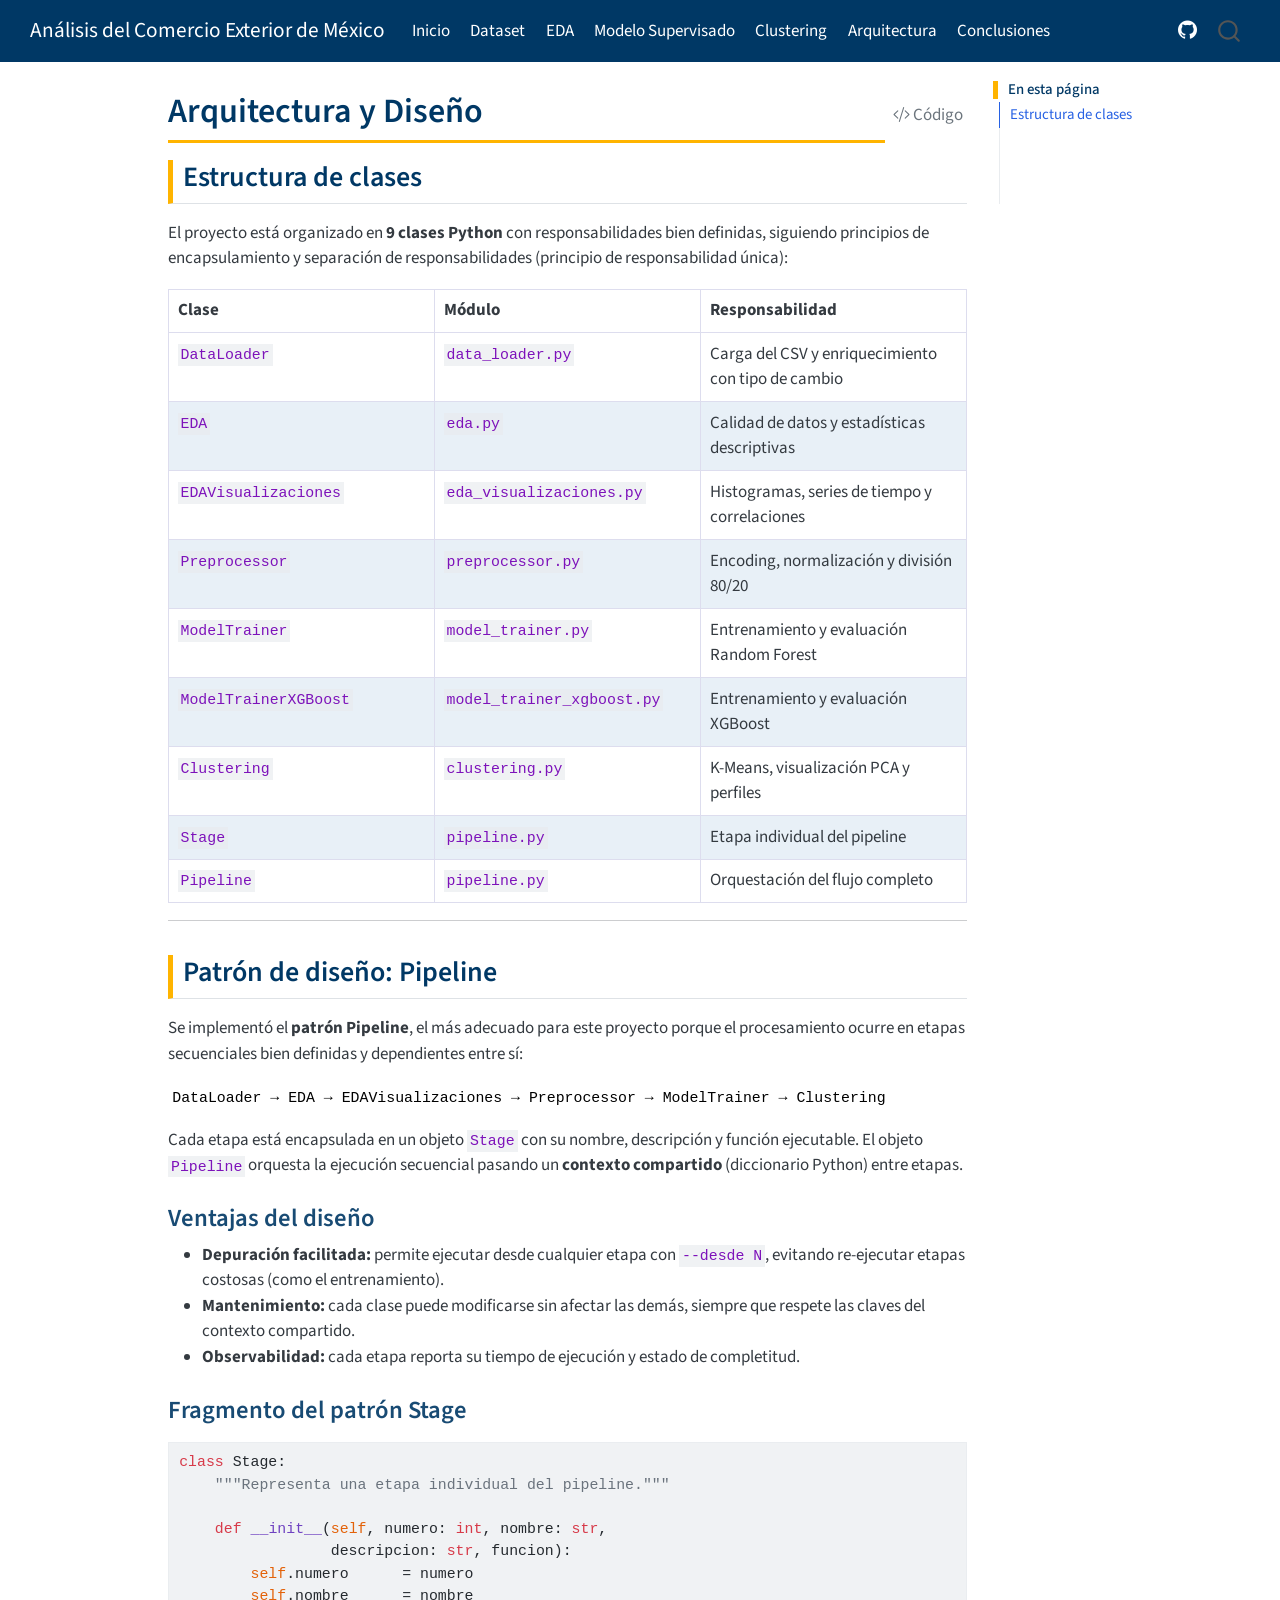
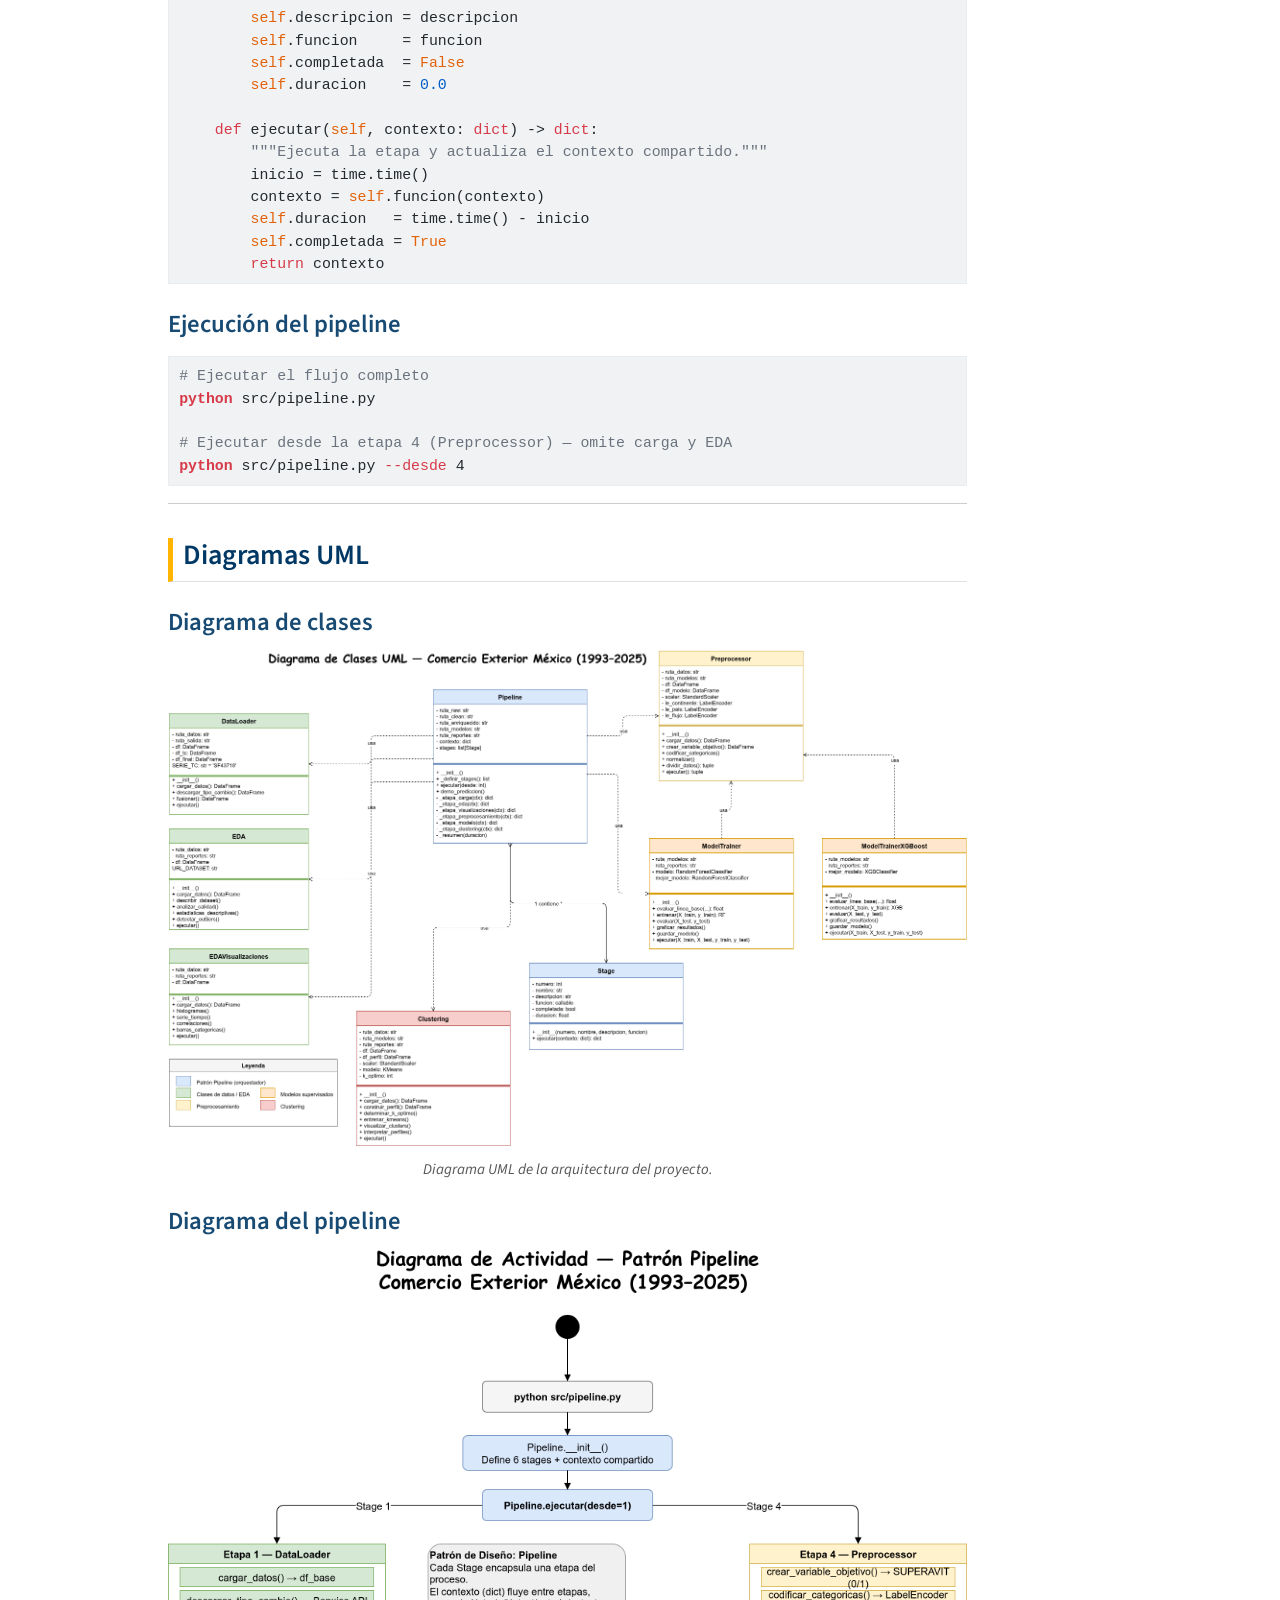
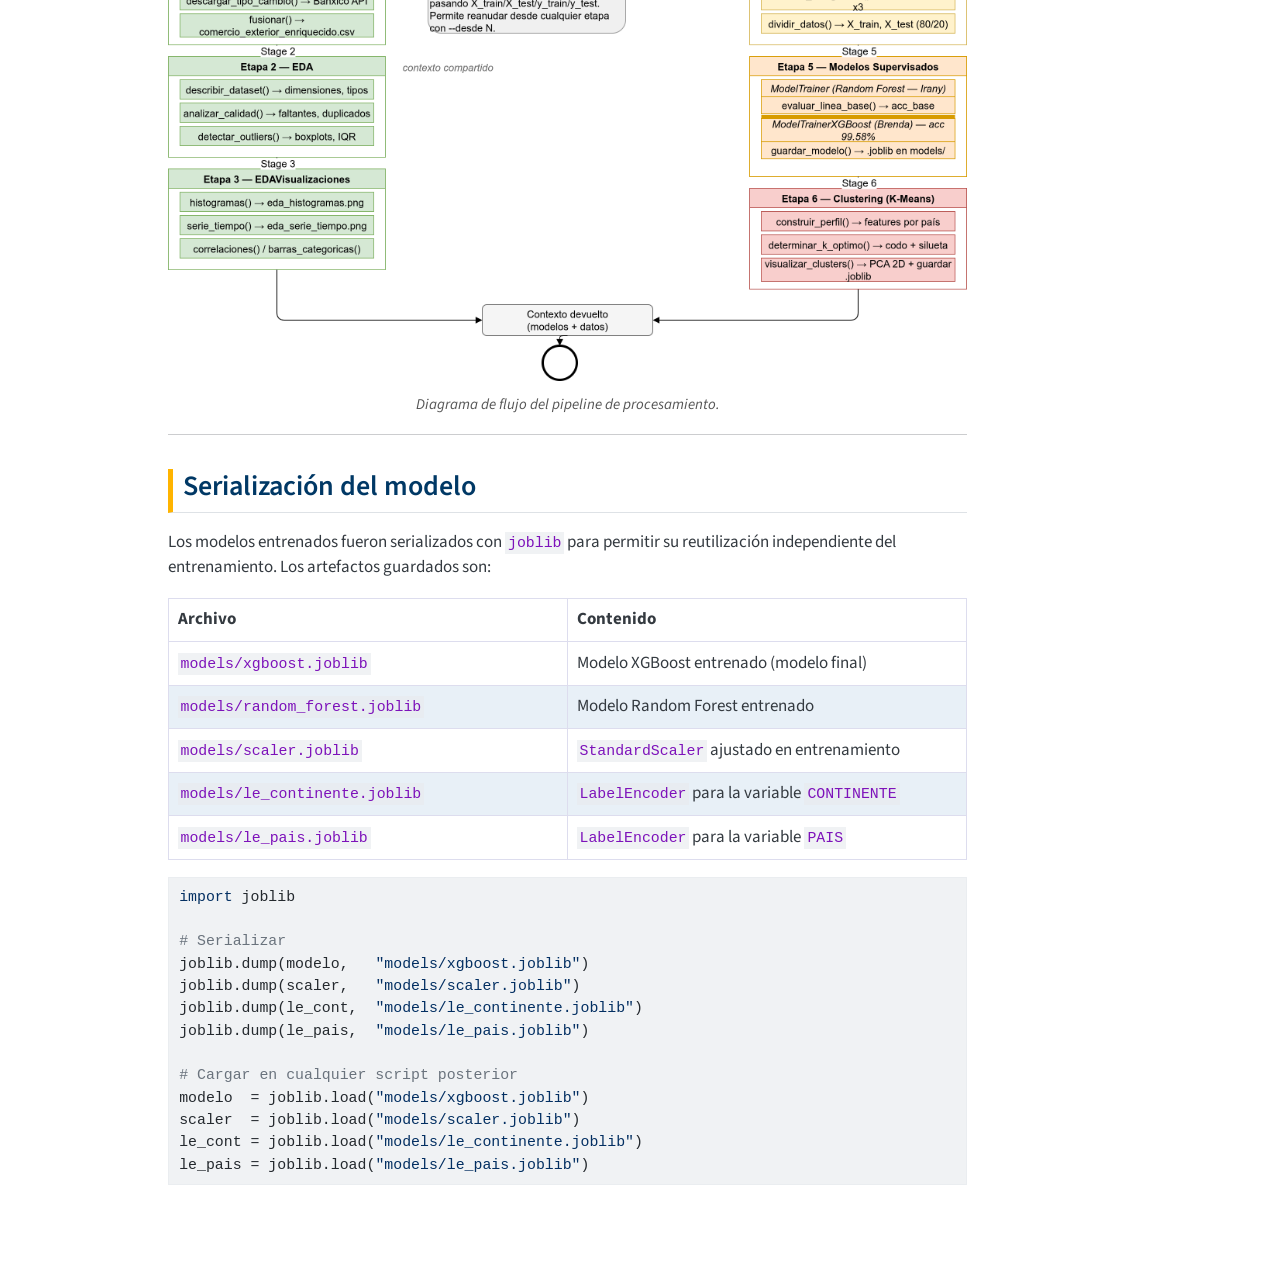
<file: docs/arquitectura.html>
<!DOCTYPE html>
<html xmlns="http://www.w3.org/1999/xhtml" lang="es" xml:lang="es"><head>

<meta charset="utf-8">
<meta name="generator" content="quarto-1.9.36">

<meta name="viewport" content="width=device-width, initial-scale=1.0, user-scalable=yes">


<title>Arquitectura y Diseño – Análisis del Comercio Exterior de México</title>
<style>
/* Default styles provided by pandoc.
** See https://pandoc.org/MANUAL.html#variables-for-html for config info.
*/
code{white-space: pre-wrap;}
span.smallcaps{font-variant: small-caps;}
div.columns{display: flex; gap: min(4vw, 1.5em);}
div.column{flex: auto; overflow-x: auto;}
div.hanging-indent{margin-left: 1.5em; text-indent: -1.5em;}
ul.task-list{list-style: none;}
ul.task-list li input[type="checkbox"] {
  width: 0.8em;
  margin: 0 0.8em 0.2em -1em; /* quarto-specific, see https://github.com/quarto-dev/quarto-cli/issues/4556 */ 
  vertical-align: middle;
}
/* CSS for syntax highlighting */
html { -webkit-text-size-adjust: 100%; }
pre > code.sourceCode { white-space: pre; position: relative; }
pre > code.sourceCode > span { display: inline-block; line-height: 1.25; }
pre > code.sourceCode > span:empty { height: 1.2em; }
.sourceCode { overflow: visible; }
code.sourceCode > span { color: inherit; text-decoration: inherit; }
div.sourceCode { margin: 1em 0; }
pre.sourceCode { margin: 0; }
@media screen {
div.sourceCode { overflow: auto; }
}
@media print {
pre > code.sourceCode { white-space: pre-wrap; }
pre > code.sourceCode > span { text-indent: -5em; padding-left: 5em; }
}
pre.numberSource code
  { counter-reset: source-line 0; }
pre.numberSource code > span
  { position: relative; left: -4em; counter-increment: source-line; }
pre.numberSource code > span > a:first-child::before
  { content: counter(source-line);
    position: relative; left: -1em; text-align: right; vertical-align: baseline;
    border: none; display: inline-block;
    -webkit-touch-callout: none; -webkit-user-select: none;
    -khtml-user-select: none; -moz-user-select: none;
    -ms-user-select: none; user-select: none;
    padding: 0 4px; width: 4em;
  }
pre.numberSource { margin-left: 3em;  padding-left: 4px; }
div.sourceCode
  {   }
@media screen {
pre > code.sourceCode > span > a:first-child::before { text-decoration: underline; }
}
</style>


<script src="site_libs/quarto-nav/quarto-nav.js"></script>
<script src="site_libs/quarto-nav/headroom.min.js"></script>
<script src="site_libs/clipboard/clipboard.min.js"></script>
<script src="site_libs/quarto-search/autocomplete.umd.js"></script>
<script src="site_libs/quarto-search/fuse.min.js"></script>
<script src="site_libs/quarto-search/quarto-search.js"></script>
<meta name="quarto:offset" content="./">
<script src="site_libs/quarto-html/quarto.js" type="module"></script>
<script src="site_libs/quarto-html/tabsets/tabsets.js" type="module"></script>
<script src="site_libs/quarto-html/popper.min.js"></script>
<script src="site_libs/quarto-html/tippy.umd.min.js"></script>
<script src="site_libs/quarto-html/anchor.min.js"></script>
<link href="site_libs/quarto-html/tippy.css" rel="stylesheet">
<link href="site_libs/quarto-html/quarto-syntax-highlighting-a06763021a52c43c40a351ac8b799b8f.css" rel="stylesheet" id="quarto-text-highlighting-styles">
<script src="site_libs/bootstrap/bootstrap.min.js"></script>
<link href="site_libs/bootstrap/bootstrap-icons.css" rel="stylesheet">
<link href="site_libs/bootstrap/bootstrap-5c7f5333527ab496a01c18898676404e.min.css" rel="stylesheet" append-hash="true" id="quarto-bootstrap" data-mode="light">
<script id="quarto-search-options" type="application/json">{
  "location": "navbar",
  "copy-button": false,
  "collapse-after": 3,
  "panel-placement": "end",
  "type": "overlay",
  "limit": 50,
  "keyboard-shortcut": [
    "f",
    "/",
    "s"
  ],
  "show-item-context": false,
  "language": {
    "search-no-results-text": "No se han encontrado resultados",
    "search-matching-documents-text": "documentos encontrados",
    "search-copy-link-title": "Copiar el enlace en la búsqueda",
    "search-hide-matches-text": "Ocultar resultados adicionales",
    "search-more-match-text": "resultado adicional en este documento",
    "search-more-matches-text": "resultados adicionales en este documento",
    "search-clear-button-title": "Borrar",
    "search-text-placeholder": "",
    "search-detached-cancel-button-title": "Cancelar",
    "search-submit-button-title": "Enviar",
    "search-label": "Buscar"
  }
}</script>


<link rel="stylesheet" href="styles.css">
</head>

<body class="nav-fixed quarto-light">

<div id="quarto-search-results"></div>
  <header id="quarto-header" class="headroom fixed-top">
    <nav class="navbar navbar-expand-lg " data-bs-theme="dark">
      <div class="navbar-container container-fluid">
      <div class="navbar-brand-container mx-auto">
    <a class="navbar-brand" href="./index.html">
    <span class="navbar-title">Análisis del Comercio Exterior de México</span>
    </a>
  </div>
            <div id="quarto-search" class="" title="Buscar"></div>
          <button class="navbar-toggler" type="button" data-bs-toggle="collapse" data-bs-target="#navbarCollapse" aria-controls="navbarCollapse" role="menu" aria-expanded="false" aria-label="Navegación de palanca" onclick="if (window.quartoToggleHeadroom) { window.quartoToggleHeadroom(); }">
  <span class="navbar-toggler-icon"></span>
</button>
          <div class="collapse navbar-collapse" id="navbarCollapse">
            <ul class="navbar-nav navbar-nav-scroll me-auto">
  <li class="nav-item">
    <a class="nav-link" href="./index.html"> 
<span class="menu-text">Inicio</span></a>
  </li>  
  <li class="nav-item">
    <a class="nav-link" href="./dataset.html"> 
<span class="menu-text">Dataset</span></a>
  </li>  
  <li class="nav-item">
    <a class="nav-link" href="./eda.html"> 
<span class="menu-text">EDA</span></a>
  </li>  
  <li class="nav-item">
    <a class="nav-link" href="./supervisado.html"> 
<span class="menu-text">Modelo Supervisado</span></a>
  </li>  
  <li class="nav-item">
    <a class="nav-link" href="./clustering.html"> 
<span class="menu-text">Clustering</span></a>
  </li>  
  <li class="nav-item">
    <a class="nav-link active" href="./arquitectura.html" aria-current="page"> 
<span class="menu-text">Arquitectura</span></a>
  </li>  
  <li class="nav-item">
    <a class="nav-link" href="./conclusiones.html"> 
<span class="menu-text">Conclusiones</span></a>
  </li>  
</ul>
            <ul class="navbar-nav navbar-nav-scroll ms-auto">
  <li class="nav-item compact">
    <a class="nav-link" href="https://github.com/rany2023/Proyecto_Final_AyMD"> <i class="bi bi-github" role="img">
</i> 
<span class="menu-text"></span></a>
  </li>  
</ul>
          </div> <!-- /navcollapse -->
            <div class="quarto-navbar-tools">
</div>
      </div> <!-- /container-fluid -->
    </nav>
</header>
<!-- content -->
<div id="quarto-content" class="quarto-container page-columns page-rows-contents page-layout-article page-navbar">
<!-- sidebar -->
<!-- margin-sidebar -->
    <div id="quarto-margin-sidebar" class="sidebar margin-sidebar">
        <nav id="TOC" role="doc-toc" class="toc-active">
    <h2 id="toc-title">En esta página</h2>
   
  <ul>
  <li><a href="#estructura-de-clases" id="toc-estructura-de-clases" class="nav-link active" data-scroll-target="#estructura-de-clases">Estructura de clases</a></li>
  <li><a href="#patrón-de-diseño-pipeline" id="toc-patrón-de-diseño-pipeline" class="nav-link" data-scroll-target="#patrón-de-diseño-pipeline">Patrón de diseño: Pipeline</a>
  <ul class="collapse">
  <li><a href="#ventajas-del-diseño" id="toc-ventajas-del-diseño" class="nav-link" data-scroll-target="#ventajas-del-diseño">Ventajas del diseño</a></li>
  <li><a href="#fragmento-del-patrón-stage" id="toc-fragmento-del-patrón-stage" class="nav-link" data-scroll-target="#fragmento-del-patrón-stage">Fragmento del patrón Stage</a></li>
  <li><a href="#ejecución-del-pipeline" id="toc-ejecución-del-pipeline" class="nav-link" data-scroll-target="#ejecución-del-pipeline">Ejecución del pipeline</a></li>
  </ul></li>
  <li><a href="#diagramas-uml" id="toc-diagramas-uml" class="nav-link" data-scroll-target="#diagramas-uml">Diagramas UML</a>
  <ul class="collapse">
  <li><a href="#diagrama-de-clases" id="toc-diagrama-de-clases" class="nav-link" data-scroll-target="#diagrama-de-clases">Diagrama de clases</a></li>
  <li><a href="#diagrama-del-pipeline" id="toc-diagrama-del-pipeline" class="nav-link" data-scroll-target="#diagrama-del-pipeline">Diagrama del pipeline</a></li>
  </ul></li>
  <li><a href="#serialización-del-modelo" id="toc-serialización-del-modelo" class="nav-link" data-scroll-target="#serialización-del-modelo">Serialización del modelo</a></li>
  </ul>
</nav>
    </div>
<!-- main -->
<main class="content" id="quarto-document-content">

<header id="title-block-header" class="quarto-title-block default">
<div class="quarto-title">
<div class="quarto-title-block"><div><h1 class="title">Arquitectura y Diseño</h1><button type="button" class="btn code-tools-button" id="quarto-code-tools-source"><i class="bi"></i> Código</button></div></div>
</div>



<div class="quarto-title-meta">

    
  
    
  </div>
  


</header>


<section id="estructura-de-clases" class="level2">
<h2 class="anchored" data-anchor-id="estructura-de-clases">Estructura de clases</h2>
<p>El proyecto está organizado en <strong>9 clases Python</strong> con responsabilidades bien definidas, siguiendo principios de encapsulamiento y separación de responsabilidades (principio de responsabilidad única):</p>
<table class="caption-top table">
<colgroup>
<col style="width: 33%">
<col style="width: 33%">
<col style="width: 33%">
</colgroup>
<thead>
<tr class="header">
<th>Clase</th>
<th>Módulo</th>
<th>Responsabilidad</th>
</tr>
</thead>
<tbody>
<tr class="odd">
<td><code>DataLoader</code></td>
<td><code>data_loader.py</code></td>
<td>Carga del CSV y enriquecimiento con tipo de cambio</td>
</tr>
<tr class="even">
<td><code>EDA</code></td>
<td><code>eda.py</code></td>
<td>Calidad de datos y estadísticas descriptivas</td>
</tr>
<tr class="odd">
<td><code>EDAVisualizaciones</code></td>
<td><code>eda_visualizaciones.py</code></td>
<td>Histogramas, series de tiempo y correlaciones</td>
</tr>
<tr class="even">
<td><code>Preprocessor</code></td>
<td><code>preprocessor.py</code></td>
<td>Encoding, normalización y división 80/20</td>
</tr>
<tr class="odd">
<td><code>ModelTrainer</code></td>
<td><code>model_trainer.py</code></td>
<td>Entrenamiento y evaluación Random Forest</td>
</tr>
<tr class="even">
<td><code>ModelTrainerXGBoost</code></td>
<td><code>model_trainer_xgboost.py</code></td>
<td>Entrenamiento y evaluación XGBoost</td>
</tr>
<tr class="odd">
<td><code>Clustering</code></td>
<td><code>clustering.py</code></td>
<td>K-Means, visualización PCA y perfiles</td>
</tr>
<tr class="even">
<td><code>Stage</code></td>
<td><code>pipeline.py</code></td>
<td>Etapa individual del pipeline</td>
</tr>
<tr class="odd">
<td><code>Pipeline</code></td>
<td><code>pipeline.py</code></td>
<td>Orquestación del flujo completo</td>
</tr>
</tbody>
</table>
<hr>
</section>
<section id="patrón-de-diseño-pipeline" class="level2">
<h2 class="anchored" data-anchor-id="patrón-de-diseño-pipeline">Patrón de diseño: Pipeline</h2>
<p>Se implementó el <strong>patrón Pipeline</strong>, el más adecuado para este proyecto porque el procesamiento ocurre en etapas secuenciales bien definidas y dependientes entre sí:</p>
<pre><code>DataLoader → EDA → EDAVisualizaciones → Preprocessor → ModelTrainer → Clustering</code></pre>
<p>Cada etapa está encapsulada en un objeto <code>Stage</code> con su nombre, descripción y función ejecutable. El objeto <code>Pipeline</code> orquesta la ejecución secuencial pasando un <strong>contexto compartido</strong> (diccionario Python) entre etapas.</p>
<section id="ventajas-del-diseño" class="level3">
<h3 class="anchored" data-anchor-id="ventajas-del-diseño">Ventajas del diseño</h3>
<ul>
<li><strong>Depuración facilitada:</strong> permite ejecutar desde cualquier etapa con <code>--desde N</code>, evitando re-ejecutar etapas costosas (como el entrenamiento).</li>
<li><strong>Mantenimiento:</strong> cada clase puede modificarse sin afectar las demás, siempre que respete las claves del contexto compartido.</li>
<li><strong>Observabilidad:</strong> cada etapa reporta su tiempo de ejecución y estado de completitud.</li>
</ul>
</section>
<section id="fragmento-del-patrón-stage" class="level3">
<h3 class="anchored" data-anchor-id="fragmento-del-patrón-stage">Fragmento del patrón Stage</h3>
<div class="code-copy-outer-scaffold"><div class="sourceCode" id="cb2"><pre class="sourceCode python code-with-copy"><code class="sourceCode python"><span id="cb2-1"><a href="#cb2-1" aria-hidden="true" tabindex="-1"></a><span class="kw">class</span> Stage:</span>
<span id="cb2-2"><a href="#cb2-2" aria-hidden="true" tabindex="-1"></a>    <span class="co">"""Representa una etapa individual del pipeline."""</span></span>
<span id="cb2-3"><a href="#cb2-3" aria-hidden="true" tabindex="-1"></a></span>
<span id="cb2-4"><a href="#cb2-4" aria-hidden="true" tabindex="-1"></a>    <span class="kw">def</span> <span class="fu">__init__</span>(<span class="va">self</span>, numero: <span class="bu">int</span>, nombre: <span class="bu">str</span>,</span>
<span id="cb2-5"><a href="#cb2-5" aria-hidden="true" tabindex="-1"></a>                 descripcion: <span class="bu">str</span>, funcion):</span>
<span id="cb2-6"><a href="#cb2-6" aria-hidden="true" tabindex="-1"></a>        <span class="va">self</span>.numero      <span class="op">=</span> numero</span>
<span id="cb2-7"><a href="#cb2-7" aria-hidden="true" tabindex="-1"></a>        <span class="va">self</span>.nombre      <span class="op">=</span> nombre</span>
<span id="cb2-8"><a href="#cb2-8" aria-hidden="true" tabindex="-1"></a>        <span class="va">self</span>.descripcion <span class="op">=</span> descripcion</span>
<span id="cb2-9"><a href="#cb2-9" aria-hidden="true" tabindex="-1"></a>        <span class="va">self</span>.funcion     <span class="op">=</span> funcion</span>
<span id="cb2-10"><a href="#cb2-10" aria-hidden="true" tabindex="-1"></a>        <span class="va">self</span>.completada  <span class="op">=</span> <span class="va">False</span></span>
<span id="cb2-11"><a href="#cb2-11" aria-hidden="true" tabindex="-1"></a>        <span class="va">self</span>.duracion    <span class="op">=</span> <span class="fl">0.0</span></span>
<span id="cb2-12"><a href="#cb2-12" aria-hidden="true" tabindex="-1"></a></span>
<span id="cb2-13"><a href="#cb2-13" aria-hidden="true" tabindex="-1"></a>    <span class="kw">def</span> ejecutar(<span class="va">self</span>, contexto: <span class="bu">dict</span>) <span class="op">-&gt;</span> <span class="bu">dict</span>:</span>
<span id="cb2-14"><a href="#cb2-14" aria-hidden="true" tabindex="-1"></a>        <span class="co">"""Ejecuta la etapa y actualiza el contexto compartido."""</span></span>
<span id="cb2-15"><a href="#cb2-15" aria-hidden="true" tabindex="-1"></a>        inicio <span class="op">=</span> time.time()</span>
<span id="cb2-16"><a href="#cb2-16" aria-hidden="true" tabindex="-1"></a>        contexto <span class="op">=</span> <span class="va">self</span>.funcion(contexto)</span>
<span id="cb2-17"><a href="#cb2-17" aria-hidden="true" tabindex="-1"></a>        <span class="va">self</span>.duracion   <span class="op">=</span> time.time() <span class="op">-</span> inicio</span>
<span id="cb2-18"><a href="#cb2-18" aria-hidden="true" tabindex="-1"></a>        <span class="va">self</span>.completada <span class="op">=</span> <span class="va">True</span></span>
<span id="cb2-19"><a href="#cb2-19" aria-hidden="true" tabindex="-1"></a>        <span class="cf">return</span> contexto</span></code></pre></div><button title="Copiar al portapapeles" class="code-copy-button"><i class="bi"></i></button></div>
</section>
<section id="ejecución-del-pipeline" class="level3">
<h3 class="anchored" data-anchor-id="ejecución-del-pipeline">Ejecución del pipeline</h3>
<div class="code-copy-outer-scaffold"><div class="sourceCode" id="cb3"><pre class="sourceCode bash code-with-copy"><code class="sourceCode bash"><span id="cb3-1"><a href="#cb3-1" aria-hidden="true" tabindex="-1"></a><span class="co"># Ejecutar el flujo completo</span></span>
<span id="cb3-2"><a href="#cb3-2" aria-hidden="true" tabindex="-1"></a><span class="ex">python</span> src/pipeline.py</span>
<span id="cb3-3"><a href="#cb3-3" aria-hidden="true" tabindex="-1"></a></span>
<span id="cb3-4"><a href="#cb3-4" aria-hidden="true" tabindex="-1"></a><span class="co"># Ejecutar desde la etapa 4 (Preprocessor) — omite carga y EDA</span></span>
<span id="cb3-5"><a href="#cb3-5" aria-hidden="true" tabindex="-1"></a><span class="ex">python</span> src/pipeline.py <span class="at">--desde</span> 4</span></code></pre></div><button title="Copiar al portapapeles" class="code-copy-button"><i class="bi"></i></button></div>
<hr>
</section>
</section>
<section id="diagramas-uml" class="level2">
<h2 class="anchored" data-anchor-id="diagramas-uml">Diagramas UML</h2>
<section id="diagrama-de-clases" class="level3">
<h3 class="anchored" data-anchor-id="diagrama-de-clases">Diagrama de clases</h3>
<div class="quarto-figure quarto-figure-center">
<figure class="figure">
<p><img src="diagrams/uml_clases_aymd.png" class="img-fluid figure-img"></p>
<figcaption>Diagrama UML de la arquitectura del proyecto.</figcaption>
</figure>
</div>
</section>
<section id="diagrama-del-pipeline" class="level3">
<h3 class="anchored" data-anchor-id="diagrama-del-pipeline">Diagrama del pipeline</h3>
<div class="quarto-figure quarto-figure-center">
<figure class="figure">
<p><img src="diagrams/uml_pipeline_aymd.png" class="img-fluid figure-img"></p>
<figcaption>Diagrama de flujo del pipeline de procesamiento.</figcaption>
</figure>
</div>
<hr>
</section>
</section>
<section id="serialización-del-modelo" class="level2">
<h2 class="anchored" data-anchor-id="serialización-del-modelo">Serialización del modelo</h2>
<p>Los modelos entrenados fueron serializados con <code>joblib</code> para permitir su reutilización independiente del entrenamiento. Los artefactos guardados son:</p>
<table class="caption-top table">
<colgroup>
<col style="width: 50%">
<col style="width: 50%">
</colgroup>
<thead>
<tr class="header">
<th>Archivo</th>
<th>Contenido</th>
</tr>
</thead>
<tbody>
<tr class="odd">
<td><code>models/xgboost.joblib</code></td>
<td>Modelo XGBoost entrenado (modelo final)</td>
</tr>
<tr class="even">
<td><code>models/random_forest.joblib</code></td>
<td>Modelo Random Forest entrenado</td>
</tr>
<tr class="odd">
<td><code>models/scaler.joblib</code></td>
<td><code>StandardScaler</code> ajustado en entrenamiento</td>
</tr>
<tr class="even">
<td><code>models/le_continente.joblib</code></td>
<td><code>LabelEncoder</code> para la variable <code>CONTINENTE</code></td>
</tr>
<tr class="odd">
<td><code>models/le_pais.joblib</code></td>
<td><code>LabelEncoder</code> para la variable <code>PAIS</code></td>
</tr>
</tbody>
</table>
<div class="code-copy-outer-scaffold"><div class="sourceCode" id="cb4"><pre class="sourceCode python code-with-copy"><code class="sourceCode python"><span id="cb4-1"><a href="#cb4-1" aria-hidden="true" tabindex="-1"></a><span class="im">import</span> joblib</span>
<span id="cb4-2"><a href="#cb4-2" aria-hidden="true" tabindex="-1"></a></span>
<span id="cb4-3"><a href="#cb4-3" aria-hidden="true" tabindex="-1"></a><span class="co"># Serializar</span></span>
<span id="cb4-4"><a href="#cb4-4" aria-hidden="true" tabindex="-1"></a>joblib.dump(modelo,   <span class="st">"models/xgboost.joblib"</span>)</span>
<span id="cb4-5"><a href="#cb4-5" aria-hidden="true" tabindex="-1"></a>joblib.dump(scaler,   <span class="st">"models/scaler.joblib"</span>)</span>
<span id="cb4-6"><a href="#cb4-6" aria-hidden="true" tabindex="-1"></a>joblib.dump(le_cont,  <span class="st">"models/le_continente.joblib"</span>)</span>
<span id="cb4-7"><a href="#cb4-7" aria-hidden="true" tabindex="-1"></a>joblib.dump(le_pais,  <span class="st">"models/le_pais.joblib"</span>)</span>
<span id="cb4-8"><a href="#cb4-8" aria-hidden="true" tabindex="-1"></a></span>
<span id="cb4-9"><a href="#cb4-9" aria-hidden="true" tabindex="-1"></a><span class="co"># Cargar en cualquier script posterior</span></span>
<span id="cb4-10"><a href="#cb4-10" aria-hidden="true" tabindex="-1"></a>modelo  <span class="op">=</span> joblib.load(<span class="st">"models/xgboost.joblib"</span>)</span>
<span id="cb4-11"><a href="#cb4-11" aria-hidden="true" tabindex="-1"></a>scaler  <span class="op">=</span> joblib.load(<span class="st">"models/scaler.joblib"</span>)</span>
<span id="cb4-12"><a href="#cb4-12" aria-hidden="true" tabindex="-1"></a>le_cont <span class="op">=</span> joblib.load(<span class="st">"models/le_continente.joblib"</span>)</span>
<span id="cb4-13"><a href="#cb4-13" aria-hidden="true" tabindex="-1"></a>le_pais <span class="op">=</span> joblib.load(<span class="st">"models/le_pais.joblib"</span>)</span></code></pre></div><button title="Copiar al portapapeles" class="code-copy-button"><i class="bi"></i></button></div>


<!-- -->

</section>

</main> <!-- /main -->
<script id="quarto-html-after-body" type="application/javascript">
  window.document.addEventListener("DOMContentLoaded", function (event) {
    const icon = "";
    const anchorJS = new window.AnchorJS();
    anchorJS.options = {
      placement: 'right',
      icon: icon
    };
    anchorJS.add('.anchored');
    const isCodeAnnotation = (el) => {
      for (const clz of el.classList) {
        if (clz.startsWith('code-annotation-')) {                     
          return true;
        }
      }
      return false;
    }
    const onCopySuccess = function(e) {
      // button target
      const button = e.trigger;
      // don't keep focus
      button.blur();
      // flash "checked"
      button.classList.add('code-copy-button-checked');
      var currentTitle = button.getAttribute("title");
      button.setAttribute("title", "Copiado");
      let tooltip;
      if (window.bootstrap) {
        button.setAttribute("data-bs-toggle", "tooltip");
        button.setAttribute("data-bs-placement", "left");
        button.setAttribute("data-bs-title", "Copiado");
        tooltip = new bootstrap.Tooltip(button, 
          { trigger: "manual", 
            customClass: "code-copy-button-tooltip",
            offset: [0, -8]});
        tooltip.show();    
      }
      setTimeout(function() {
        if (tooltip) {
          tooltip.hide();
          button.removeAttribute("data-bs-title");
          button.removeAttribute("data-bs-toggle");
          button.removeAttribute("data-bs-placement");
        }
        button.setAttribute("title", currentTitle);
        button.classList.remove('code-copy-button-checked');
      }, 1000);
      // clear code selection
      e.clearSelection();
    }
    const getTextToCopy = function(trigger) {
      const outerScaffold = trigger.parentElement.cloneNode(true);
      const codeEl = outerScaffold.querySelector('code');
      for (const childEl of codeEl.children) {
        if (isCodeAnnotation(childEl)) {
          childEl.remove();
        }
      }
      return codeEl.innerText;
    }
    const clipboard = new window.ClipboardJS('.code-copy-button:not([data-in-quarto-modal])', {
      text: getTextToCopy
    });
    clipboard.on('success', onCopySuccess);
    if (window.document.getElementById('quarto-embedded-source-code-modal')) {
      const clipboardModal = new window.ClipboardJS('.code-copy-button[data-in-quarto-modal]', {
        text: getTextToCopy,
        container: window.document.getElementById('quarto-embedded-source-code-modal')
      });
      clipboardModal.on('success', onCopySuccess);
    }
    const viewSource = window.document.getElementById('quarto-view-source') ||
                       window.document.getElementById('quarto-code-tools-source');
    if (viewSource) {
      const sourceUrl = viewSource.getAttribute("data-quarto-source-url");
      viewSource.addEventListener("click", function(e) {
        if (sourceUrl) {
          // rstudio viewer pane
          if (/\bcapabilities=\b/.test(window.location)) {
            window.open(sourceUrl);
          } else {
            window.location.href = sourceUrl;
          }
        } else {
          const modal = new bootstrap.Modal(document.getElementById('quarto-embedded-source-code-modal'));
          modal.show();
        }
        return false;
      });
    }
    function toggleCodeHandler(show) {
      return function(e) {
        const detailsSrc = window.document.querySelectorAll(".cell > details > .sourceCode");
        for (let i=0; i<detailsSrc.length; i++) {
          const details = detailsSrc[i].parentElement;
          if (show) {
            details.open = true;
          } else {
            details.removeAttribute("open");
          }
        }
        const cellCodeDivs = window.document.querySelectorAll(".cell > .sourceCode");
        const fromCls = show ? "hidden" : "unhidden";
        const toCls = show ? "unhidden" : "hidden";
        for (let i=0; i<cellCodeDivs.length; i++) {
          const codeDiv = cellCodeDivs[i];
          if (codeDiv.classList.contains(fromCls)) {
            codeDiv.classList.remove(fromCls);
            codeDiv.classList.add(toCls);
          } 
        }
        return false;
      }
    }
    const hideAllCode = window.document.getElementById("quarto-hide-all-code");
    if (hideAllCode) {
      hideAllCode.addEventListener("click", toggleCodeHandler(false));
    }
    const showAllCode = window.document.getElementById("quarto-show-all-code");
    if (showAllCode) {
      showAllCode.addEventListener("click", toggleCodeHandler(true));
    }
      var localhostRegex = new RegExp(/^(?:http|https):\/\/localhost\:?[0-9]*\//);
      var mailtoRegex = new RegExp(/^mailto:/);
        var filterRegex = new RegExp('/' + window.location.host + '/');
      var isInternal = (href) => {
          return filterRegex.test(href) || localhostRegex.test(href) || mailtoRegex.test(href);
      }
      // Inspect non-navigation links and adorn them if external
     var links = window.document.querySelectorAll('a[href]:not(.nav-link):not(.navbar-brand):not(.toc-action):not(.sidebar-link):not(.sidebar-item-toggle):not(.pagination-link):not(.no-external):not([aria-hidden]):not(.dropdown-item):not(.quarto-navigation-tool):not(.about-link)');
      for (var i=0; i<links.length; i++) {
        const link = links[i];
        if (!isInternal(link.href)) {
          // undo the damage that might have been done by quarto-nav.js in the case of
          // links that we want to consider external
          if (link.dataset.originalHref !== undefined) {
            link.href = link.dataset.originalHref;
          }
        }
      }
    function tippyHover(el, contentFn, onTriggerFn, onUntriggerFn) {
      const config = {
        allowHTML: true,
        maxWidth: 500,
        delay: 100,
        arrow: false,
        appendTo: function(el) {
            return el.parentElement;
        },
        interactive: true,
        interactiveBorder: 10,
        theme: 'quarto',
        placement: 'bottom-start',
      };
      if (contentFn) {
        config.content = contentFn;
      }
      if (onTriggerFn) {
        config.onTrigger = onTriggerFn;
      }
      if (onUntriggerFn) {
        config.onUntrigger = onUntriggerFn;
      }
      window.tippy(el, config); 
    }
    const noterefs = window.document.querySelectorAll('a[role="doc-noteref"]');
    for (var i=0; i<noterefs.length; i++) {
      const ref = noterefs[i];
      tippyHover(ref, function() {
        // use id or data attribute instead here
        let href = ref.getAttribute('data-footnote-href') || ref.getAttribute('href');
        try { href = new URL(href).hash; } catch {}
        const id = href.replace(/^#\/?/, "");
        const note = window.document.getElementById(id);
        if (note) {
          return note.innerHTML;
        } else {
          return "";
        }
      });
    }
    const xrefs = window.document.querySelectorAll('a.quarto-xref');
    const processXRef = (id, note) => {
      // Strip column container classes
      const stripColumnClz = (el) => {
        el.classList.remove("page-full", "page-columns");
        if (el.children) {
          for (const child of el.children) {
            stripColumnClz(child);
          }
        }
      }
      stripColumnClz(note)
      if (id === null || id.startsWith('sec-')) {
        // Special case sections, only their first couple elements
        const container = document.createElement("div");
        if (note.children && note.children.length > 2) {
          container.appendChild(note.children[0].cloneNode(true));
          for (let i = 1; i < note.children.length; i++) {
            const child = note.children[i];
            if (child.tagName === "P" && child.innerText === "") {
              continue;
            } else {
              container.appendChild(child.cloneNode(true));
              break;
            }
          }
          if (window.Quarto?.typesetMath) {
            window.Quarto.typesetMath(container);
          }
          return container.innerHTML
        } else {
          if (window.Quarto?.typesetMath) {
            window.Quarto.typesetMath(note);
          }
          return note.innerHTML;
        }
      } else {
        // Remove any anchor links if they are present
        const anchorLink = note.querySelector('a.anchorjs-link');
        if (anchorLink) {
          anchorLink.remove();
        }
        if (window.Quarto?.typesetMath) {
          window.Quarto.typesetMath(note);
        }
        if (note.classList.contains("callout")) {
          return note.outerHTML;
        } else {
          return note.innerHTML;
        }
      }
    }
    for (var i=0; i<xrefs.length; i++) {
      const xref = xrefs[i];
      tippyHover(xref, undefined, function(instance) {
        instance.disable();
        let url = xref.getAttribute('href');
        let hash = undefined; 
        if (url.startsWith('#')) {
          hash = url;
        } else {
          try { hash = new URL(url).hash; } catch {}
        }
        if (hash) {
          const id = hash.replace(/^#\/?/, "");
          const note = window.document.getElementById(id);
          if (note !== null) {
            try {
              const html = processXRef(id, note.cloneNode(true));
              instance.setContent(html);
            } finally {
              instance.enable();
              instance.show();
            }
          } else {
            // See if we can fetch this
            fetch(url.split('#')[0])
            .then(res => res.text())
            .then(html => {
              const parser = new DOMParser();
              const htmlDoc = parser.parseFromString(html, "text/html");
              const note = htmlDoc.getElementById(id);
              if (note !== null) {
                const html = processXRef(id, note);
                instance.setContent(html);
              } 
            }).finally(() => {
              instance.enable();
              instance.show();
            });
          }
        } else {
          // See if we can fetch a full url (with no hash to target)
          // This is a special case and we should probably do some content thinning / targeting
          fetch(url)
          .then(res => res.text())
          .then(html => {
            const parser = new DOMParser();
            const htmlDoc = parser.parseFromString(html, "text/html");
            const note = htmlDoc.querySelector('main.content');
            if (note !== null) {
              // This should only happen for chapter cross references
              // (since there is no id in the URL)
              // remove the first header
              if (note.children.length > 0 && note.children[0].tagName === "HEADER") {
                note.children[0].remove();
              }
              const html = processXRef(null, note);
              instance.setContent(html);
            } 
          }).finally(() => {
            instance.enable();
            instance.show();
          });
        }
      }, function(instance) {
      });
    }
        let selectedAnnoteEl;
        const selectorForAnnotation = ( cell, annotation) => {
          let cellAttr = 'data-code-cell="' + cell + '"';
          let lineAttr = 'data-code-annotation="' +  annotation + '"';
          const selector = 'span[' + cellAttr + '][' + lineAttr + ']';
          return selector;
        }
        const selectCodeLines = (annoteEl) => {
          const doc = window.document;
          const targetCell = annoteEl.getAttribute("data-target-cell");
          const targetAnnotation = annoteEl.getAttribute("data-target-annotation");
          const annoteSpan = window.document.querySelector(selectorForAnnotation(targetCell, targetAnnotation));
          const lines = annoteSpan.getAttribute("data-code-lines").split(",");
          const lineIds = lines.map((line) => {
            return targetCell + "-" + line;
          })
          let top = null;
          let height = null;
          let parent = null;
          if (lineIds.length > 0) {
              //compute the position of the single el (top and bottom and make a div)
              const el = window.document.getElementById(lineIds[0]);
              top = el.offsetTop;
              height = el.offsetHeight;
              parent = el.parentElement.parentElement;
            if (lineIds.length > 1) {
              const lastEl = window.document.getElementById(lineIds[lineIds.length - 1]);
              const bottom = lastEl.offsetTop + lastEl.offsetHeight;
              height = bottom - top;
            }
            if (top !== null && height !== null && parent !== null) {
              // cook up a div (if necessary) and position it 
              let div = window.document.getElementById("code-annotation-line-highlight");
              if (div === null) {
                div = window.document.createElement("div");
                div.setAttribute("id", "code-annotation-line-highlight");
                div.style.position = 'absolute';
                parent.appendChild(div);
              }
              div.style.top = top - 2 + "px";
              div.style.height = height + 4 + "px";
              div.style.left = 0;
              let gutterDiv = window.document.getElementById("code-annotation-line-highlight-gutter");
              if (gutterDiv === null) {
                gutterDiv = window.document.createElement("div");
                gutterDiv.setAttribute("id", "code-annotation-line-highlight-gutter");
                gutterDiv.style.position = 'absolute';
                const codeCell = window.document.getElementById(targetCell);
                const gutter = codeCell.querySelector('.code-annotation-gutter');
                gutter.appendChild(gutterDiv);
              }
              gutterDiv.style.top = top - 2 + "px";
              gutterDiv.style.height = height + 4 + "px";
            }
            selectedAnnoteEl = annoteEl;
          }
        };
        const unselectCodeLines = () => {
          const elementsIds = ["code-annotation-line-highlight", "code-annotation-line-highlight-gutter"];
          elementsIds.forEach((elId) => {
            const div = window.document.getElementById(elId);
            if (div) {
              div.remove();
            }
          });
          selectedAnnoteEl = undefined;
        };
          // Handle positioning of the toggle
      window.addEventListener(
        "resize",
        throttle(() => {
          elRect = undefined;
          if (selectedAnnoteEl) {
            selectCodeLines(selectedAnnoteEl);
          }
        }, 10)
      );
      function throttle(fn, ms) {
      let throttle = false;
      let timer;
        return (...args) => {
          if(!throttle) { // first call gets through
              fn.apply(this, args);
              throttle = true;
          } else { // all the others get throttled
              if(timer) clearTimeout(timer); // cancel #2
              timer = setTimeout(() => {
                fn.apply(this, args);
                timer = throttle = false;
              }, ms);
          }
        };
      }
        // Attach click handler to the DT
        const annoteDls = window.document.querySelectorAll('dt[data-target-cell]');
        for (const annoteDlNode of annoteDls) {
          annoteDlNode.addEventListener('click', (event) => {
            const clickedEl = event.target;
            if (clickedEl !== selectedAnnoteEl) {
              unselectCodeLines();
              const activeEl = window.document.querySelector('dt[data-target-cell].code-annotation-active');
              if (activeEl) {
                activeEl.classList.remove('code-annotation-active');
              }
              selectCodeLines(clickedEl);
              clickedEl.classList.add('code-annotation-active');
            } else {
              // Unselect the line
              unselectCodeLines();
              clickedEl.classList.remove('code-annotation-active');
            }
          });
        }
    const findCites = (el) => {
      const parentEl = el.parentElement;
      if (parentEl) {
        const cites = parentEl.dataset.cites;
        if (cites) {
          return {
            el,
            cites: cites.split(' ')
          };
        } else {
          return findCites(el.parentElement)
        }
      } else {
        return undefined;
      }
    };
    var bibliorefs = window.document.querySelectorAll('a[role="doc-biblioref"]');
    for (var i=0; i<bibliorefs.length; i++) {
      const ref = bibliorefs[i];
      const citeInfo = findCites(ref);
      if (citeInfo) {
        tippyHover(citeInfo.el, function() {
          var popup = window.document.createElement('div');
          citeInfo.cites.forEach(function(cite) {
            var citeDiv = window.document.createElement('div');
            citeDiv.classList.add('hanging-indent');
            citeDiv.classList.add('csl-entry');
            var biblioDiv = window.document.getElementById('ref-' + cite);
            if (biblioDiv) {
              citeDiv.innerHTML = biblioDiv.innerHTML;
            }
            popup.appendChild(citeDiv);
          });
          return popup.innerHTML;
        });
      }
    }
  });
  </script><div class="modal fade" id="quarto-embedded-source-code-modal" tabindex="-1" aria-labelledby="quarto-embedded-source-code-modal-label" aria-hidden="true"><div class="modal-dialog modal-dialog-scrollable"><div class="modal-content"><div class="modal-header"><h5 class="modal-title" id="quarto-embedded-source-code-modal-label">Ejecutar el código</h5><button class="btn-close" data-bs-dismiss="modal"></button></div><div class="modal-body"><div class="">
<div class="code-copy-outer-scaffold"><div class="sourceCode" id="cb5" data-shortcodes="false"><pre class="sourceCode markdown code-with-copy"><code class="sourceCode markdown"><span id="cb5-1"><a href="#cb5-1" aria-hidden="true" tabindex="-1"></a><span class="co">---</span></span>
<span id="cb5-2"><a href="#cb5-2" aria-hidden="true" tabindex="-1"></a><span class="an">title:</span><span class="co"> "Arquitectura y Diseño"</span></span>
<span id="cb5-3"><a href="#cb5-3" aria-hidden="true" tabindex="-1"></a><span class="co">---</span></span>
<span id="cb5-4"><a href="#cb5-4" aria-hidden="true" tabindex="-1"></a></span>
<span id="cb5-5"><a href="#cb5-5" aria-hidden="true" tabindex="-1"></a><span class="fu">## Estructura de clases</span></span>
<span id="cb5-6"><a href="#cb5-6" aria-hidden="true" tabindex="-1"></a></span>
<span id="cb5-7"><a href="#cb5-7" aria-hidden="true" tabindex="-1"></a>El proyecto está organizado en **9 clases Python** con responsabilidades bien</span>
<span id="cb5-8"><a href="#cb5-8" aria-hidden="true" tabindex="-1"></a>definidas, siguiendo principios de encapsulamiento y separación de responsabilidades</span>
<span id="cb5-9"><a href="#cb5-9" aria-hidden="true" tabindex="-1"></a>(principio de responsabilidad única):</span>
<span id="cb5-10"><a href="#cb5-10" aria-hidden="true" tabindex="-1"></a></span>
<span id="cb5-11"><a href="#cb5-11" aria-hidden="true" tabindex="-1"></a><span class="pp">|</span> Clase <span class="pp">|</span> Módulo <span class="pp">|</span> Responsabilidad <span class="pp">|</span></span>
<span id="cb5-12"><a href="#cb5-12" aria-hidden="true" tabindex="-1"></a><span class="pp">|---|---|---|</span></span>
<span id="cb5-13"><a href="#cb5-13" aria-hidden="true" tabindex="-1"></a><span class="pp">|</span> <span class="in">`DataLoader`</span> <span class="pp">|</span> <span class="in">`data_loader.py`</span> <span class="pp">|</span> Carga del CSV y enriquecimiento con tipo de cambio <span class="pp">|</span></span>
<span id="cb5-14"><a href="#cb5-14" aria-hidden="true" tabindex="-1"></a><span class="pp">|</span> <span class="in">`EDA`</span> <span class="pp">|</span> <span class="in">`eda.py`</span> <span class="pp">|</span> Calidad de datos y estadísticas descriptivas <span class="pp">|</span></span>
<span id="cb5-15"><a href="#cb5-15" aria-hidden="true" tabindex="-1"></a><span class="pp">|</span> <span class="in">`EDAVisualizaciones`</span> <span class="pp">|</span> <span class="in">`eda_visualizaciones.py`</span> <span class="pp">|</span> Histogramas, series de tiempo y correlaciones <span class="pp">|</span></span>
<span id="cb5-16"><a href="#cb5-16" aria-hidden="true" tabindex="-1"></a><span class="pp">|</span> <span class="in">`Preprocessor`</span> <span class="pp">|</span> <span class="in">`preprocessor.py`</span> <span class="pp">|</span> Encoding, normalización y división 80/20 <span class="pp">|</span></span>
<span id="cb5-17"><a href="#cb5-17" aria-hidden="true" tabindex="-1"></a><span class="pp">|</span> <span class="in">`ModelTrainer`</span> <span class="pp">|</span> <span class="in">`model_trainer.py`</span> <span class="pp">|</span> Entrenamiento y evaluación Random Forest <span class="pp">|</span></span>
<span id="cb5-18"><a href="#cb5-18" aria-hidden="true" tabindex="-1"></a><span class="pp">|</span> <span class="in">`ModelTrainerXGBoost`</span> <span class="pp">|</span> <span class="in">`model_trainer_xgboost.py`</span> <span class="pp">|</span> Entrenamiento y evaluación XGBoost <span class="pp">|</span></span>
<span id="cb5-19"><a href="#cb5-19" aria-hidden="true" tabindex="-1"></a><span class="pp">|</span> <span class="in">`Clustering`</span> <span class="pp">|</span> <span class="in">`clustering.py`</span> <span class="pp">|</span> K-Means, visualización PCA y perfiles <span class="pp">|</span></span>
<span id="cb5-20"><a href="#cb5-20" aria-hidden="true" tabindex="-1"></a><span class="pp">|</span> <span class="in">`Stage`</span> <span class="pp">|</span> <span class="in">`pipeline.py`</span> <span class="pp">|</span> Etapa individual del pipeline <span class="pp">|</span></span>
<span id="cb5-21"><a href="#cb5-21" aria-hidden="true" tabindex="-1"></a><span class="pp">|</span> <span class="in">`Pipeline`</span> <span class="pp">|</span> <span class="in">`pipeline.py`</span> <span class="pp">|</span> Orquestación del flujo completo <span class="pp">|</span></span>
<span id="cb5-22"><a href="#cb5-22" aria-hidden="true" tabindex="-1"></a></span>
<span id="cb5-23"><a href="#cb5-23" aria-hidden="true" tabindex="-1"></a>---</span>
<span id="cb5-24"><a href="#cb5-24" aria-hidden="true" tabindex="-1"></a></span>
<span id="cb5-25"><a href="#cb5-25" aria-hidden="true" tabindex="-1"></a><span class="fu">## Patrón de diseño: Pipeline</span></span>
<span id="cb5-26"><a href="#cb5-26" aria-hidden="true" tabindex="-1"></a></span>
<span id="cb5-27"><a href="#cb5-27" aria-hidden="true" tabindex="-1"></a>Se implementó el **patrón Pipeline**, el más adecuado para este proyecto</span>
<span id="cb5-28"><a href="#cb5-28" aria-hidden="true" tabindex="-1"></a>porque el procesamiento ocurre en etapas secuenciales bien definidas y</span>
<span id="cb5-29"><a href="#cb5-29" aria-hidden="true" tabindex="-1"></a>dependientes entre sí:</span>
<span id="cb5-30"><a href="#cb5-30" aria-hidden="true" tabindex="-1"></a></span>
<span id="cb5-31"><a href="#cb5-31" aria-hidden="true" tabindex="-1"></a><span class="in">```</span></span>
<span id="cb5-32"><a href="#cb5-32" aria-hidden="true" tabindex="-1"></a><span class="in">DataLoader → EDA → EDAVisualizaciones → Preprocessor → ModelTrainer → Clustering</span></span>
<span id="cb5-33"><a href="#cb5-33" aria-hidden="true" tabindex="-1"></a><span class="in">```</span></span>
<span id="cb5-34"><a href="#cb5-34" aria-hidden="true" tabindex="-1"></a></span>
<span id="cb5-35"><a href="#cb5-35" aria-hidden="true" tabindex="-1"></a>Cada etapa está encapsulada en un objeto <span class="in">`Stage`</span> con su nombre, descripción</span>
<span id="cb5-36"><a href="#cb5-36" aria-hidden="true" tabindex="-1"></a>y función ejecutable. El objeto <span class="in">`Pipeline`</span> orquesta la ejecución secuencial</span>
<span id="cb5-37"><a href="#cb5-37" aria-hidden="true" tabindex="-1"></a>pasando un **contexto compartido** (diccionario Python) entre etapas.</span>
<span id="cb5-38"><a href="#cb5-38" aria-hidden="true" tabindex="-1"></a></span>
<span id="cb5-39"><a href="#cb5-39" aria-hidden="true" tabindex="-1"></a><span class="fu">### Ventajas del diseño</span></span>
<span id="cb5-40"><a href="#cb5-40" aria-hidden="true" tabindex="-1"></a></span>
<span id="cb5-41"><a href="#cb5-41" aria-hidden="true" tabindex="-1"></a><span class="ss">- </span>**Depuración facilitada:** permite ejecutar desde cualquier etapa con <span class="in">`--desde N`</span>, evitando re-ejecutar etapas costosas (como el entrenamiento).</span>
<span id="cb5-42"><a href="#cb5-42" aria-hidden="true" tabindex="-1"></a><span class="ss">- </span>**Mantenimiento:** cada clase puede modificarse sin afectar las demás, siempre que respete las claves del contexto compartido.</span>
<span id="cb5-43"><a href="#cb5-43" aria-hidden="true" tabindex="-1"></a><span class="ss">- </span>**Observabilidad:** cada etapa reporta su tiempo de ejecución y estado de completitud.</span>
<span id="cb5-44"><a href="#cb5-44" aria-hidden="true" tabindex="-1"></a></span>
<span id="cb5-45"><a href="#cb5-45" aria-hidden="true" tabindex="-1"></a><span class="fu">### Fragmento del patrón Stage</span></span>
<span id="cb5-46"><a href="#cb5-46" aria-hidden="true" tabindex="-1"></a></span>
<span id="cb5-47"><a href="#cb5-47" aria-hidden="true" tabindex="-1"></a><span class="in">```python</span></span>
<span id="cb5-48"><a href="#cb5-48" aria-hidden="true" tabindex="-1"></a><span class="kw">class</span> Stage:</span>
<span id="cb5-49"><a href="#cb5-49" aria-hidden="true" tabindex="-1"></a>    <span class="co">"""Representa una etapa individual del pipeline."""</span></span>
<span id="cb5-50"><a href="#cb5-50" aria-hidden="true" tabindex="-1"></a></span>
<span id="cb5-51"><a href="#cb5-51" aria-hidden="true" tabindex="-1"></a>    <span class="kw">def</span> <span class="fu">__init__</span>(<span class="va">self</span>, numero: <span class="bu">int</span>, nombre: <span class="bu">str</span>,</span>
<span id="cb5-52"><a href="#cb5-52" aria-hidden="true" tabindex="-1"></a>                 descripcion: <span class="bu">str</span>, funcion):</span>
<span id="cb5-53"><a href="#cb5-53" aria-hidden="true" tabindex="-1"></a>        <span class="va">self</span>.numero      <span class="op">=</span> numero</span>
<span id="cb5-54"><a href="#cb5-54" aria-hidden="true" tabindex="-1"></a>        <span class="va">self</span>.nombre      <span class="op">=</span> nombre</span>
<span id="cb5-55"><a href="#cb5-55" aria-hidden="true" tabindex="-1"></a>        <span class="va">self</span>.descripcion <span class="op">=</span> descripcion</span>
<span id="cb5-56"><a href="#cb5-56" aria-hidden="true" tabindex="-1"></a>        <span class="va">self</span>.funcion     <span class="op">=</span> funcion</span>
<span id="cb5-57"><a href="#cb5-57" aria-hidden="true" tabindex="-1"></a>        <span class="va">self</span>.completada  <span class="op">=</span> <span class="va">False</span></span>
<span id="cb5-58"><a href="#cb5-58" aria-hidden="true" tabindex="-1"></a>        <span class="va">self</span>.duracion    <span class="op">=</span> <span class="fl">0.0</span></span>
<span id="cb5-59"><a href="#cb5-59" aria-hidden="true" tabindex="-1"></a></span>
<span id="cb5-60"><a href="#cb5-60" aria-hidden="true" tabindex="-1"></a>    <span class="kw">def</span> ejecutar(<span class="va">self</span>, contexto: <span class="bu">dict</span>) <span class="op">-&gt;</span> <span class="bu">dict</span>:</span>
<span id="cb5-61"><a href="#cb5-61" aria-hidden="true" tabindex="-1"></a>        <span class="co">"""Ejecuta la etapa y actualiza el contexto compartido."""</span></span>
<span id="cb5-62"><a href="#cb5-62" aria-hidden="true" tabindex="-1"></a>        inicio <span class="op">=</span> time.time()</span>
<span id="cb5-63"><a href="#cb5-63" aria-hidden="true" tabindex="-1"></a>        contexto <span class="op">=</span> <span class="va">self</span>.funcion(contexto)</span>
<span id="cb5-64"><a href="#cb5-64" aria-hidden="true" tabindex="-1"></a>        <span class="va">self</span>.duracion   <span class="op">=</span> time.time() <span class="op">-</span> inicio</span>
<span id="cb5-65"><a href="#cb5-65" aria-hidden="true" tabindex="-1"></a>        <span class="va">self</span>.completada <span class="op">=</span> <span class="va">True</span></span>
<span id="cb5-66"><a href="#cb5-66" aria-hidden="true" tabindex="-1"></a>        <span class="cf">return</span> contexto</span>
<span id="cb5-67"><a href="#cb5-67" aria-hidden="true" tabindex="-1"></a><span class="in">```</span></span>
<span id="cb5-68"><a href="#cb5-68" aria-hidden="true" tabindex="-1"></a></span>
<span id="cb5-69"><a href="#cb5-69" aria-hidden="true" tabindex="-1"></a><span class="fu">### Ejecución del pipeline</span></span>
<span id="cb5-70"><a href="#cb5-70" aria-hidden="true" tabindex="-1"></a></span>
<span id="cb5-71"><a href="#cb5-71" aria-hidden="true" tabindex="-1"></a><span class="in">```bash</span></span>
<span id="cb5-72"><a href="#cb5-72" aria-hidden="true" tabindex="-1"></a><span class="co"># Ejecutar el flujo completo</span></span>
<span id="cb5-73"><a href="#cb5-73" aria-hidden="true" tabindex="-1"></a><span class="ex">python</span> src/pipeline.py</span>
<span id="cb5-74"><a href="#cb5-74" aria-hidden="true" tabindex="-1"></a></span>
<span id="cb5-75"><a href="#cb5-75" aria-hidden="true" tabindex="-1"></a><span class="co"># Ejecutar desde la etapa 4 (Preprocessor) — omite carga y EDA</span></span>
<span id="cb5-76"><a href="#cb5-76" aria-hidden="true" tabindex="-1"></a><span class="ex">python</span> src/pipeline.py <span class="at">--desde</span> 4</span>
<span id="cb5-77"><a href="#cb5-77" aria-hidden="true" tabindex="-1"></a><span class="in">```</span></span>
<span id="cb5-78"><a href="#cb5-78" aria-hidden="true" tabindex="-1"></a></span>
<span id="cb5-79"><a href="#cb5-79" aria-hidden="true" tabindex="-1"></a>---</span>
<span id="cb5-80"><a href="#cb5-80" aria-hidden="true" tabindex="-1"></a></span>
<span id="cb5-81"><a href="#cb5-81" aria-hidden="true" tabindex="-1"></a><span class="fu">## Diagramas UML</span></span>
<span id="cb5-82"><a href="#cb5-82" aria-hidden="true" tabindex="-1"></a></span>
<span id="cb5-83"><a href="#cb5-83" aria-hidden="true" tabindex="-1"></a><span class="fu">### Diagrama de clases</span></span>
<span id="cb5-84"><a href="#cb5-84" aria-hidden="true" tabindex="-1"></a></span>
<span id="cb5-85"><a href="#cb5-85" aria-hidden="true" tabindex="-1"></a><span class="al">![Diagrama UML de la arquitectura del proyecto.](diagrams/uml_clases_aymd.png)</span></span>
<span id="cb5-86"><a href="#cb5-86" aria-hidden="true" tabindex="-1"></a></span>
<span id="cb5-87"><a href="#cb5-87" aria-hidden="true" tabindex="-1"></a><span class="fu">### Diagrama del pipeline</span></span>
<span id="cb5-88"><a href="#cb5-88" aria-hidden="true" tabindex="-1"></a></span>
<span id="cb5-89"><a href="#cb5-89" aria-hidden="true" tabindex="-1"></a><span class="al">![Diagrama de flujo del pipeline de procesamiento.](diagrams/uml_pipeline_aymd.png)</span></span>
<span id="cb5-90"><a href="#cb5-90" aria-hidden="true" tabindex="-1"></a></span>
<span id="cb5-91"><a href="#cb5-91" aria-hidden="true" tabindex="-1"></a>---</span>
<span id="cb5-92"><a href="#cb5-92" aria-hidden="true" tabindex="-1"></a></span>
<span id="cb5-93"><a href="#cb5-93" aria-hidden="true" tabindex="-1"></a><span class="fu">## Serialización del modelo</span></span>
<span id="cb5-94"><a href="#cb5-94" aria-hidden="true" tabindex="-1"></a></span>
<span id="cb5-95"><a href="#cb5-95" aria-hidden="true" tabindex="-1"></a>Los modelos entrenados fueron serializados con <span class="in">`joblib`</span> para permitir su reutilización</span>
<span id="cb5-96"><a href="#cb5-96" aria-hidden="true" tabindex="-1"></a>independiente del entrenamiento. Los artefactos guardados son:</span>
<span id="cb5-97"><a href="#cb5-97" aria-hidden="true" tabindex="-1"></a></span>
<span id="cb5-98"><a href="#cb5-98" aria-hidden="true" tabindex="-1"></a><span class="pp">|</span> Archivo <span class="pp">|</span> Contenido <span class="pp">|</span></span>
<span id="cb5-99"><a href="#cb5-99" aria-hidden="true" tabindex="-1"></a><span class="pp">|---|---|</span></span>
<span id="cb5-100"><a href="#cb5-100" aria-hidden="true" tabindex="-1"></a><span class="pp">|</span> <span class="in">`models/xgboost.joblib`</span> <span class="pp">|</span> Modelo XGBoost entrenado (modelo final) <span class="pp">|</span></span>
<span id="cb5-101"><a href="#cb5-101" aria-hidden="true" tabindex="-1"></a><span class="pp">|</span> <span class="in">`models/random_forest.joblib`</span> <span class="pp">|</span> Modelo Random Forest entrenado <span class="pp">|</span></span>
<span id="cb5-102"><a href="#cb5-102" aria-hidden="true" tabindex="-1"></a><span class="pp">|</span> <span class="in">`models/scaler.joblib`</span> <span class="pp">|</span> <span class="in">`StandardScaler`</span> ajustado en entrenamiento <span class="pp">|</span></span>
<span id="cb5-103"><a href="#cb5-103" aria-hidden="true" tabindex="-1"></a><span class="pp">|</span> <span class="in">`models/le_continente.joblib`</span> <span class="pp">|</span> <span class="in">`LabelEncoder`</span> para la variable <span class="in">`CONTINENTE`</span> <span class="pp">|</span></span>
<span id="cb5-104"><a href="#cb5-104" aria-hidden="true" tabindex="-1"></a><span class="pp">|</span> <span class="in">`models/le_pais.joblib`</span> <span class="pp">|</span> <span class="in">`LabelEncoder`</span> para la variable <span class="in">`PAIS`</span> <span class="pp">|</span></span>
<span id="cb5-105"><a href="#cb5-105" aria-hidden="true" tabindex="-1"></a></span>
<span id="cb5-106"><a href="#cb5-106" aria-hidden="true" tabindex="-1"></a><span class="in">```python</span></span>
<span id="cb5-107"><a href="#cb5-107" aria-hidden="true" tabindex="-1"></a><span class="im">import</span> joblib</span>
<span id="cb5-108"><a href="#cb5-108" aria-hidden="true" tabindex="-1"></a></span>
<span id="cb5-109"><a href="#cb5-109" aria-hidden="true" tabindex="-1"></a><span class="co"># Serializar</span></span>
<span id="cb5-110"><a href="#cb5-110" aria-hidden="true" tabindex="-1"></a>joblib.dump(modelo,   <span class="st">"models/xgboost.joblib"</span>)</span>
<span id="cb5-111"><a href="#cb5-111" aria-hidden="true" tabindex="-1"></a>joblib.dump(scaler,   <span class="st">"models/scaler.joblib"</span>)</span>
<span id="cb5-112"><a href="#cb5-112" aria-hidden="true" tabindex="-1"></a>joblib.dump(le_cont,  <span class="st">"models/le_continente.joblib"</span>)</span>
<span id="cb5-113"><a href="#cb5-113" aria-hidden="true" tabindex="-1"></a>joblib.dump(le_pais,  <span class="st">"models/le_pais.joblib"</span>)</span>
<span id="cb5-114"><a href="#cb5-114" aria-hidden="true" tabindex="-1"></a></span>
<span id="cb5-115"><a href="#cb5-115" aria-hidden="true" tabindex="-1"></a><span class="co"># Cargar en cualquier script posterior</span></span>
<span id="cb5-116"><a href="#cb5-116" aria-hidden="true" tabindex="-1"></a>modelo  <span class="op">=</span> joblib.load(<span class="st">"models/xgboost.joblib"</span>)</span>
<span id="cb5-117"><a href="#cb5-117" aria-hidden="true" tabindex="-1"></a>scaler  <span class="op">=</span> joblib.load(<span class="st">"models/scaler.joblib"</span>)</span>
<span id="cb5-118"><a href="#cb5-118" aria-hidden="true" tabindex="-1"></a>le_cont <span class="op">=</span> joblib.load(<span class="st">"models/le_continente.joblib"</span>)</span>
<span id="cb5-119"><a href="#cb5-119" aria-hidden="true" tabindex="-1"></a>le_pais <span class="op">=</span> joblib.load(<span class="st">"models/le_pais.joblib"</span>)</span>
<span id="cb5-120"><a href="#cb5-120" aria-hidden="true" tabindex="-1"></a><span class="in">```</span></span></code></pre></div><button title="Copiar al portapapeles" class="code-copy-button" data-in-quarto-modal=""><i class="bi"></i></button></div>
</div></div></div></div></div>
</div> <!-- /content -->




</body></html>
</file>
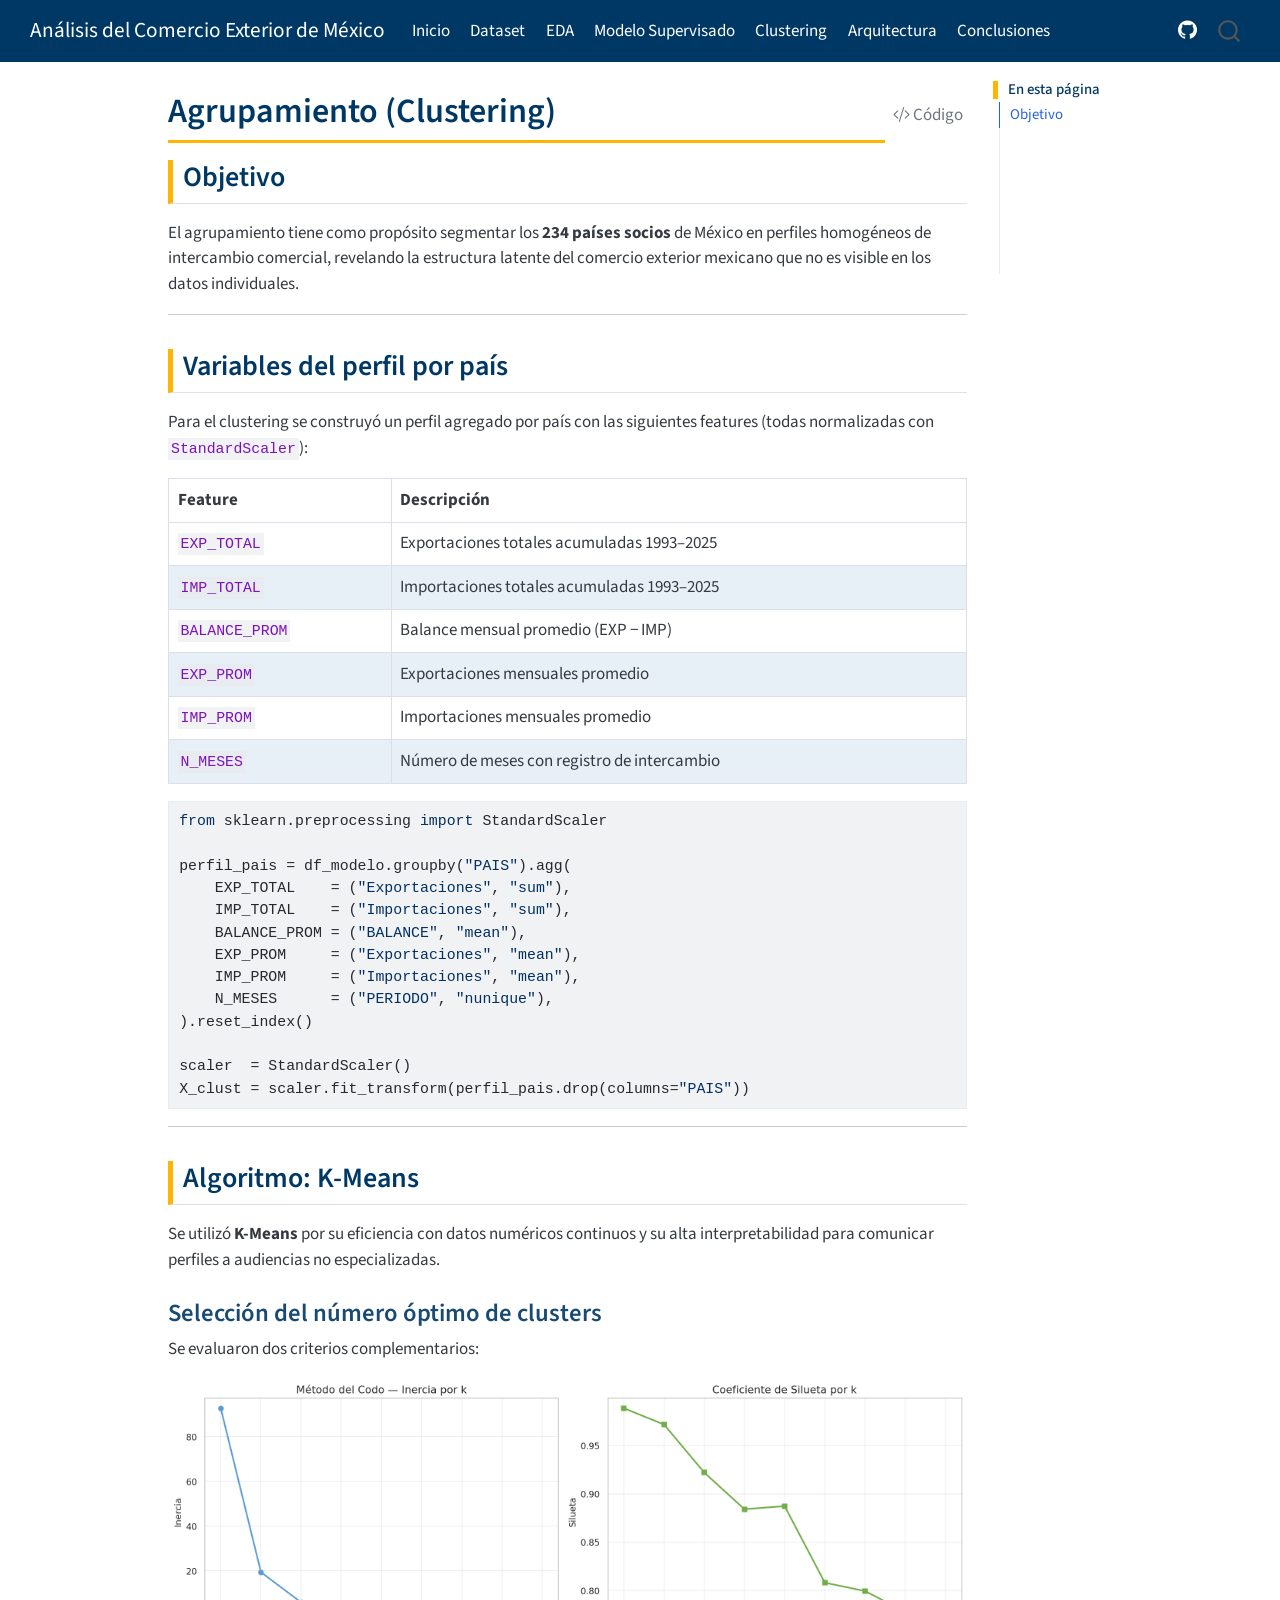
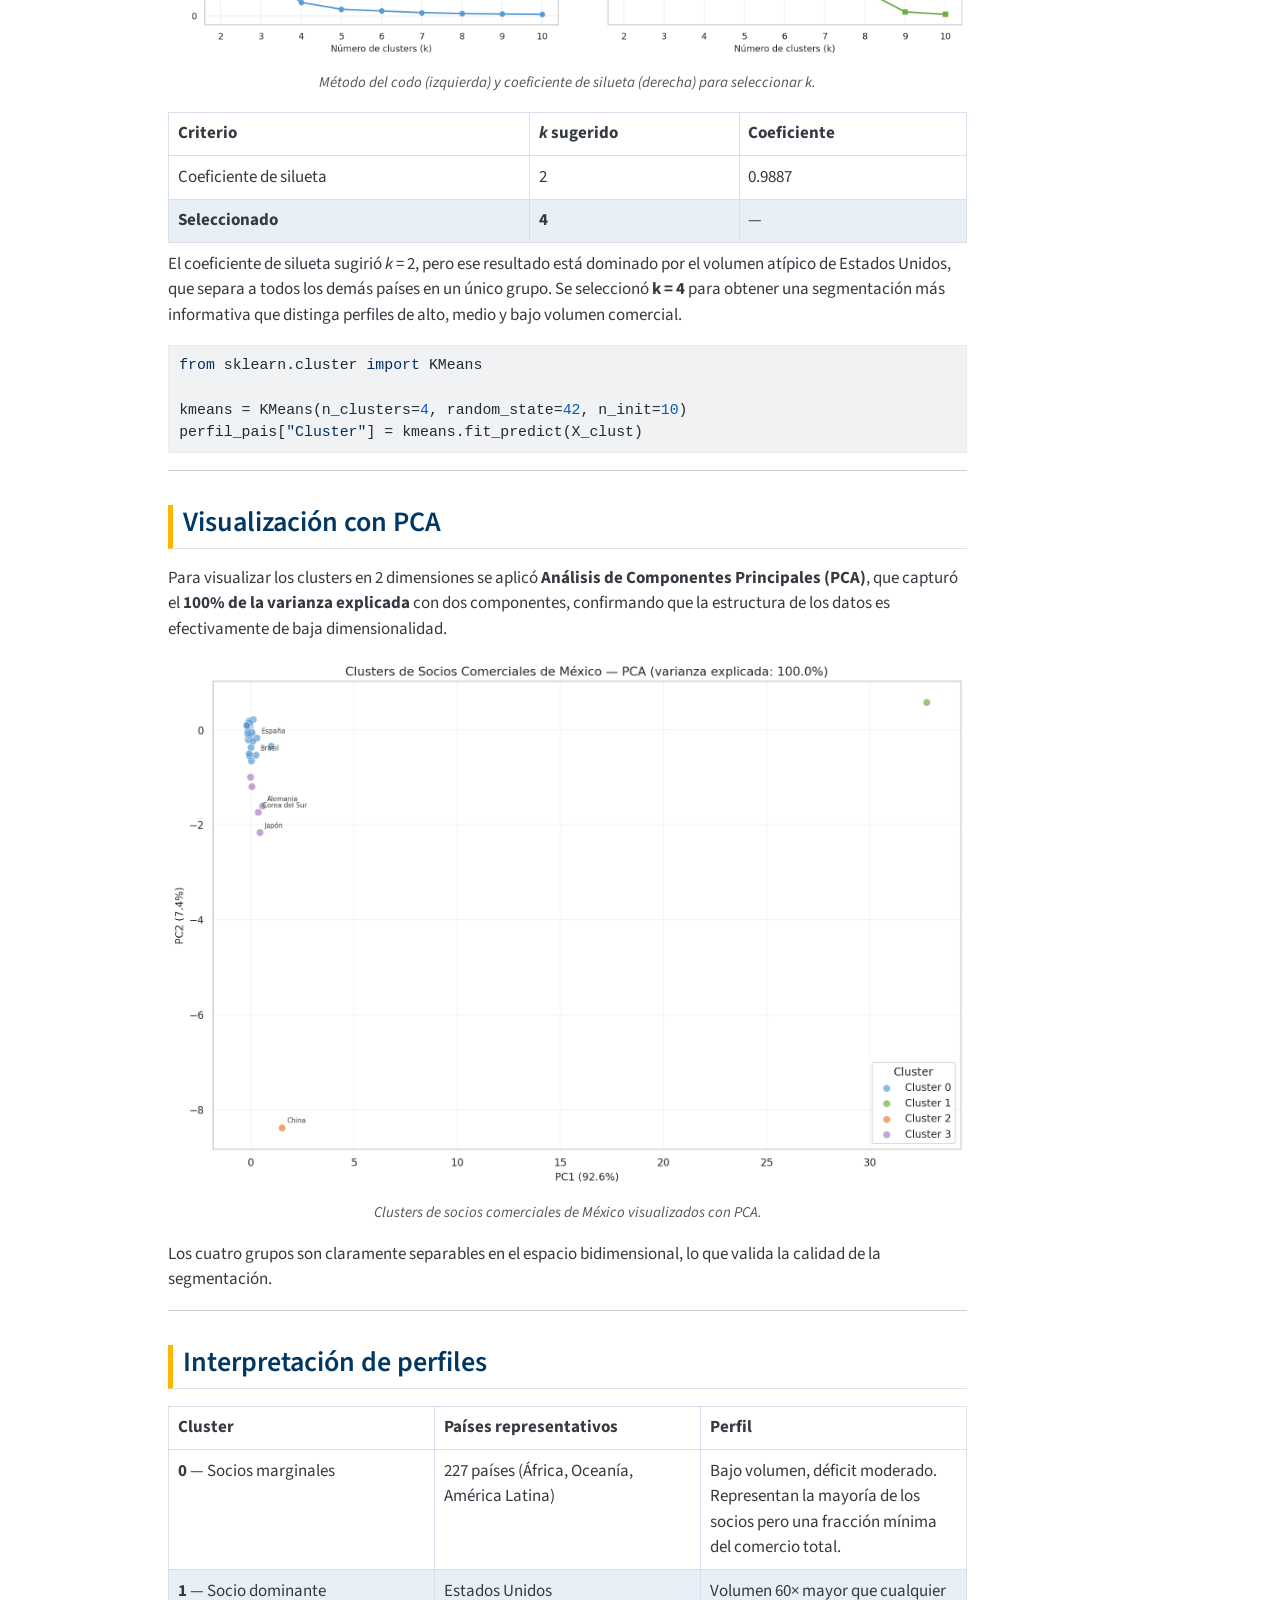
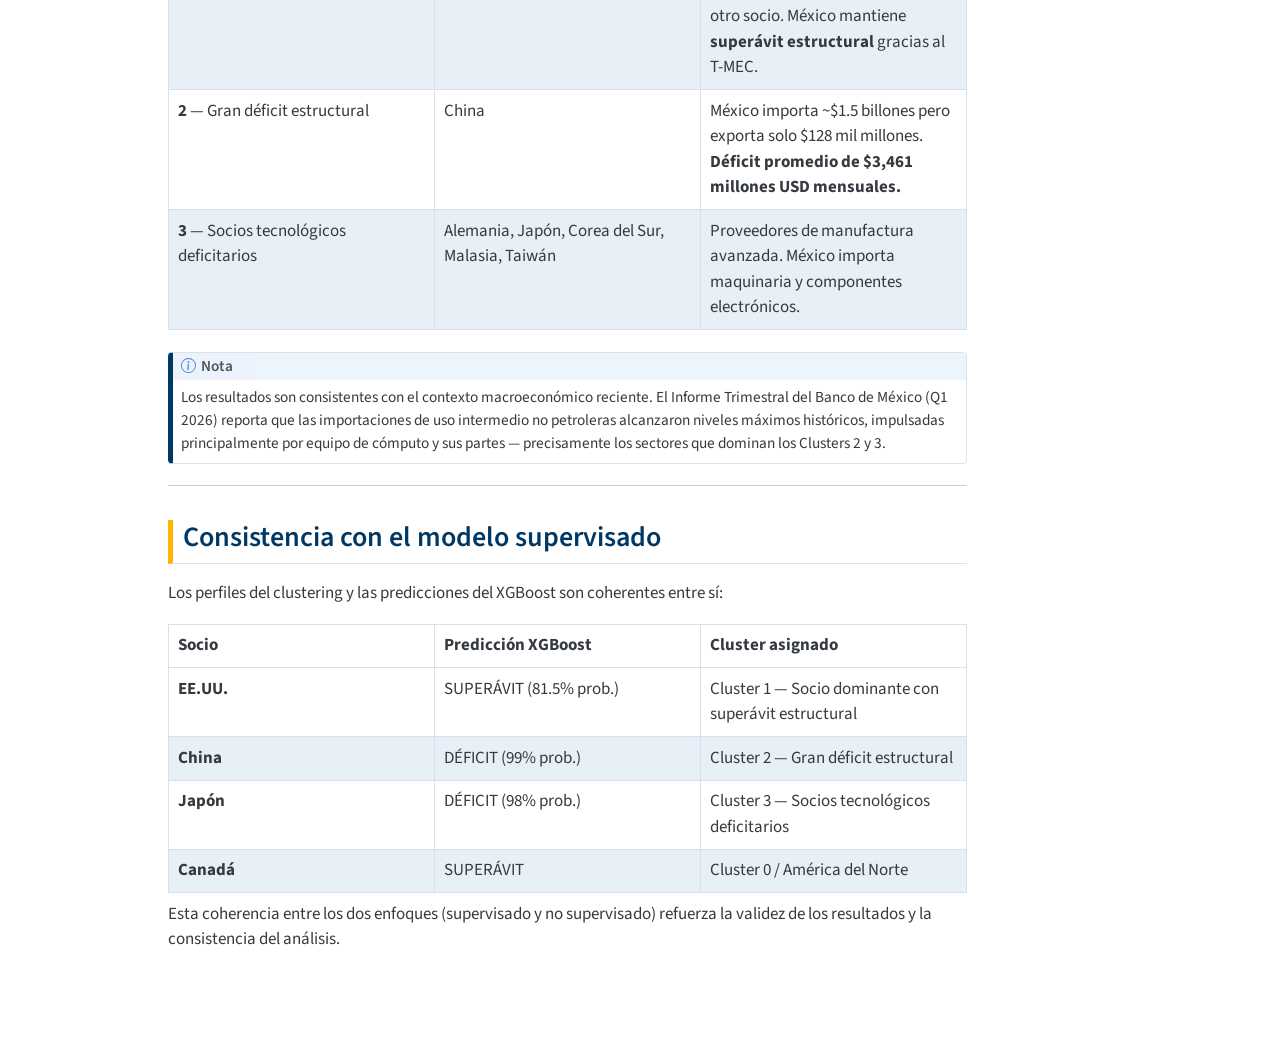
<file: docs/clustering.html>
<!DOCTYPE html>
<html xmlns="http://www.w3.org/1999/xhtml" lang="es" xml:lang="es"><head>

<meta charset="utf-8">
<meta name="generator" content="quarto-1.9.36">

<meta name="viewport" content="width=device-width, initial-scale=1.0, user-scalable=yes">


<title>Agrupamiento (Clustering) – Análisis del Comercio Exterior de México</title>
<style>
/* Default styles provided by pandoc.
** See https://pandoc.org/MANUAL.html#variables-for-html for config info.
*/
code{white-space: pre-wrap;}
span.smallcaps{font-variant: small-caps;}
div.columns{display: flex; gap: min(4vw, 1.5em);}
div.column{flex: auto; overflow-x: auto;}
div.hanging-indent{margin-left: 1.5em; text-indent: -1.5em;}
ul.task-list{list-style: none;}
ul.task-list li input[type="checkbox"] {
  width: 0.8em;
  margin: 0 0.8em 0.2em -1em; /* quarto-specific, see https://github.com/quarto-dev/quarto-cli/issues/4556 */ 
  vertical-align: middle;
}
/* CSS for syntax highlighting */
html { -webkit-text-size-adjust: 100%; }
pre > code.sourceCode { white-space: pre; position: relative; }
pre > code.sourceCode > span { display: inline-block; line-height: 1.25; }
pre > code.sourceCode > span:empty { height: 1.2em; }
.sourceCode { overflow: visible; }
code.sourceCode > span { color: inherit; text-decoration: inherit; }
div.sourceCode { margin: 1em 0; }
pre.sourceCode { margin: 0; }
@media screen {
div.sourceCode { overflow: auto; }
}
@media print {
pre > code.sourceCode { white-space: pre-wrap; }
pre > code.sourceCode > span { text-indent: -5em; padding-left: 5em; }
}
pre.numberSource code
  { counter-reset: source-line 0; }
pre.numberSource code > span
  { position: relative; left: -4em; counter-increment: source-line; }
pre.numberSource code > span > a:first-child::before
  { content: counter(source-line);
    position: relative; left: -1em; text-align: right; vertical-align: baseline;
    border: none; display: inline-block;
    -webkit-touch-callout: none; -webkit-user-select: none;
    -khtml-user-select: none; -moz-user-select: none;
    -ms-user-select: none; user-select: none;
    padding: 0 4px; width: 4em;
  }
pre.numberSource { margin-left: 3em;  padding-left: 4px; }
div.sourceCode
  {   }
@media screen {
pre > code.sourceCode > span > a:first-child::before { text-decoration: underline; }
}
</style>


<script src="site_libs/quarto-nav/quarto-nav.js"></script>
<script src="site_libs/quarto-nav/headroom.min.js"></script>
<script src="site_libs/clipboard/clipboard.min.js"></script>
<script src="site_libs/quarto-search/autocomplete.umd.js"></script>
<script src="site_libs/quarto-search/fuse.min.js"></script>
<script src="site_libs/quarto-search/quarto-search.js"></script>
<meta name="quarto:offset" content="./">
<script src="site_libs/quarto-html/quarto.js" type="module"></script>
<script src="site_libs/quarto-html/tabsets/tabsets.js" type="module"></script>
<script src="site_libs/quarto-html/popper.min.js"></script>
<script src="site_libs/quarto-html/tippy.umd.min.js"></script>
<script src="site_libs/quarto-html/anchor.min.js"></script>
<link href="site_libs/quarto-html/tippy.css" rel="stylesheet">
<link href="site_libs/quarto-html/quarto-syntax-highlighting-a06763021a52c43c40a351ac8b799b8f.css" rel="stylesheet" id="quarto-text-highlighting-styles">
<script src="site_libs/bootstrap/bootstrap.min.js"></script>
<link href="site_libs/bootstrap/bootstrap-icons.css" rel="stylesheet">
<link href="site_libs/bootstrap/bootstrap-5c7f5333527ab496a01c18898676404e.min.css" rel="stylesheet" append-hash="true" id="quarto-bootstrap" data-mode="light">
<script id="quarto-search-options" type="application/json">{
  "location": "navbar",
  "copy-button": false,
  "collapse-after": 3,
  "panel-placement": "end",
  "type": "overlay",
  "limit": 50,
  "keyboard-shortcut": [
    "f",
    "/",
    "s"
  ],
  "show-item-context": false,
  "language": {
    "search-no-results-text": "No se han encontrado resultados",
    "search-matching-documents-text": "documentos encontrados",
    "search-copy-link-title": "Copiar el enlace en la búsqueda",
    "search-hide-matches-text": "Ocultar resultados adicionales",
    "search-more-match-text": "resultado adicional en este documento",
    "search-more-matches-text": "resultados adicionales en este documento",
    "search-clear-button-title": "Borrar",
    "search-text-placeholder": "",
    "search-detached-cancel-button-title": "Cancelar",
    "search-submit-button-title": "Enviar",
    "search-label": "Buscar"
  }
}</script>


<link rel="stylesheet" href="styles.css">
</head>

<body class="nav-fixed quarto-light">

<div id="quarto-search-results"></div>
  <header id="quarto-header" class="headroom fixed-top">
    <nav class="navbar navbar-expand-lg " data-bs-theme="dark">
      <div class="navbar-container container-fluid">
      <div class="navbar-brand-container mx-auto">
    <a class="navbar-brand" href="./index.html">
    <span class="navbar-title">Análisis del Comercio Exterior de México</span>
    </a>
  </div>
            <div id="quarto-search" class="" title="Buscar"></div>
          <button class="navbar-toggler" type="button" data-bs-toggle="collapse" data-bs-target="#navbarCollapse" aria-controls="navbarCollapse" role="menu" aria-expanded="false" aria-label="Navegación de palanca" onclick="if (window.quartoToggleHeadroom) { window.quartoToggleHeadroom(); }">
  <span class="navbar-toggler-icon"></span>
</button>
          <div class="collapse navbar-collapse" id="navbarCollapse">
            <ul class="navbar-nav navbar-nav-scroll me-auto">
  <li class="nav-item">
    <a class="nav-link" href="./index.html"> 
<span class="menu-text">Inicio</span></a>
  </li>  
  <li class="nav-item">
    <a class="nav-link" href="./dataset.html"> 
<span class="menu-text">Dataset</span></a>
  </li>  
  <li class="nav-item">
    <a class="nav-link" href="./eda.html"> 
<span class="menu-text">EDA</span></a>
  </li>  
  <li class="nav-item">
    <a class="nav-link" href="./supervisado.html"> 
<span class="menu-text">Modelo Supervisado</span></a>
  </li>  
  <li class="nav-item">
    <a class="nav-link active" href="./clustering.html" aria-current="page"> 
<span class="menu-text">Clustering</span></a>
  </li>  
  <li class="nav-item">
    <a class="nav-link" href="./arquitectura.html"> 
<span class="menu-text">Arquitectura</span></a>
  </li>  
  <li class="nav-item">
    <a class="nav-link" href="./conclusiones.html"> 
<span class="menu-text">Conclusiones</span></a>
  </li>  
</ul>
            <ul class="navbar-nav navbar-nav-scroll ms-auto">
  <li class="nav-item compact">
    <a class="nav-link" href="https://github.com/rany2023/Proyecto_Final_AyMD"> <i class="bi bi-github" role="img">
</i> 
<span class="menu-text"></span></a>
  </li>  
</ul>
          </div> <!-- /navcollapse -->
            <div class="quarto-navbar-tools">
</div>
      </div> <!-- /container-fluid -->
    </nav>
</header>
<!-- content -->
<div id="quarto-content" class="quarto-container page-columns page-rows-contents page-layout-article page-navbar">
<!-- sidebar -->
<!-- margin-sidebar -->
    <div id="quarto-margin-sidebar" class="sidebar margin-sidebar">
        <nav id="TOC" role="doc-toc" class="toc-active">
    <h2 id="toc-title">En esta página</h2>
   
  <ul>
  <li><a href="#objetivo" id="toc-objetivo" class="nav-link active" data-scroll-target="#objetivo">Objetivo</a></li>
  <li><a href="#variables-del-perfil-por-país" id="toc-variables-del-perfil-por-país" class="nav-link" data-scroll-target="#variables-del-perfil-por-país">Variables del perfil por país</a></li>
  <li><a href="#algoritmo-k-means" id="toc-algoritmo-k-means" class="nav-link" data-scroll-target="#algoritmo-k-means">Algoritmo: K-Means</a>
  <ul class="collapse">
  <li><a href="#selección-del-número-óptimo-de-clusters" id="toc-selección-del-número-óptimo-de-clusters" class="nav-link" data-scroll-target="#selección-del-número-óptimo-de-clusters">Selección del número óptimo de clusters</a></li>
  </ul></li>
  <li><a href="#visualización-con-pca" id="toc-visualización-con-pca" class="nav-link" data-scroll-target="#visualización-con-pca">Visualización con PCA</a></li>
  <li><a href="#interpretación-de-perfiles" id="toc-interpretación-de-perfiles" class="nav-link" data-scroll-target="#interpretación-de-perfiles">Interpretación de perfiles</a></li>
  <li><a href="#consistencia-con-el-modelo-supervisado" id="toc-consistencia-con-el-modelo-supervisado" class="nav-link" data-scroll-target="#consistencia-con-el-modelo-supervisado">Consistencia con el modelo supervisado</a></li>
  </ul>
</nav>
    </div>
<!-- main -->
<main class="content" id="quarto-document-content">

<header id="title-block-header" class="quarto-title-block default">
<div class="quarto-title">
<div class="quarto-title-block"><div><h1 class="title">Agrupamiento (Clustering)</h1><button type="button" class="btn code-tools-button" id="quarto-code-tools-source"><i class="bi"></i> Código</button></div></div>
</div>



<div class="quarto-title-meta">

    
  
    
  </div>
  


</header>


<section id="objetivo" class="level2">
<h2 class="anchored" data-anchor-id="objetivo">Objetivo</h2>
<p>El agrupamiento tiene como propósito segmentar los <strong>234 países socios</strong> de México en perfiles homogéneos de intercambio comercial, revelando la estructura latente del comercio exterior mexicano que no es visible en los datos individuales.</p>
<hr>
</section>
<section id="variables-del-perfil-por-país" class="level2">
<h2 class="anchored" data-anchor-id="variables-del-perfil-por-país">Variables del perfil por país</h2>
<p>Para el clustering se construyó un perfil agregado por país con las siguientes features (todas normalizadas con <code>StandardScaler</code>):</p>
<table class="caption-top table">
<thead>
<tr class="header">
<th>Feature</th>
<th>Descripción</th>
</tr>
</thead>
<tbody>
<tr class="odd">
<td><code>EXP_TOTAL</code></td>
<td>Exportaciones totales acumuladas 1993–2025</td>
</tr>
<tr class="even">
<td><code>IMP_TOTAL</code></td>
<td>Importaciones totales acumuladas 1993–2025</td>
</tr>
<tr class="odd">
<td><code>BALANCE_PROM</code></td>
<td>Balance mensual promedio (EXP − IMP)</td>
</tr>
<tr class="even">
<td><code>EXP_PROM</code></td>
<td>Exportaciones mensuales promedio</td>
</tr>
<tr class="odd">
<td><code>IMP_PROM</code></td>
<td>Importaciones mensuales promedio</td>
</tr>
<tr class="even">
<td><code>N_MESES</code></td>
<td>Número de meses con registro de intercambio</td>
</tr>
</tbody>
</table>
<div class="code-copy-outer-scaffold"><div class="sourceCode" id="cb1"><pre class="sourceCode python code-with-copy"><code class="sourceCode python"><span id="cb1-1"><a href="#cb1-1" aria-hidden="true" tabindex="-1"></a><span class="im">from</span> sklearn.preprocessing <span class="im">import</span> StandardScaler</span>
<span id="cb1-2"><a href="#cb1-2" aria-hidden="true" tabindex="-1"></a></span>
<span id="cb1-3"><a href="#cb1-3" aria-hidden="true" tabindex="-1"></a>perfil_pais <span class="op">=</span> df_modelo.groupby(<span class="st">"PAIS"</span>).agg(</span>
<span id="cb1-4"><a href="#cb1-4" aria-hidden="true" tabindex="-1"></a>    EXP_TOTAL    <span class="op">=</span> (<span class="st">"Exportaciones"</span>, <span class="st">"sum"</span>),</span>
<span id="cb1-5"><a href="#cb1-5" aria-hidden="true" tabindex="-1"></a>    IMP_TOTAL    <span class="op">=</span> (<span class="st">"Importaciones"</span>, <span class="st">"sum"</span>),</span>
<span id="cb1-6"><a href="#cb1-6" aria-hidden="true" tabindex="-1"></a>    BALANCE_PROM <span class="op">=</span> (<span class="st">"BALANCE"</span>, <span class="st">"mean"</span>),</span>
<span id="cb1-7"><a href="#cb1-7" aria-hidden="true" tabindex="-1"></a>    EXP_PROM     <span class="op">=</span> (<span class="st">"Exportaciones"</span>, <span class="st">"mean"</span>),</span>
<span id="cb1-8"><a href="#cb1-8" aria-hidden="true" tabindex="-1"></a>    IMP_PROM     <span class="op">=</span> (<span class="st">"Importaciones"</span>, <span class="st">"mean"</span>),</span>
<span id="cb1-9"><a href="#cb1-9" aria-hidden="true" tabindex="-1"></a>    N_MESES      <span class="op">=</span> (<span class="st">"PERIODO"</span>, <span class="st">"nunique"</span>),</span>
<span id="cb1-10"><a href="#cb1-10" aria-hidden="true" tabindex="-1"></a>).reset_index()</span>
<span id="cb1-11"><a href="#cb1-11" aria-hidden="true" tabindex="-1"></a></span>
<span id="cb1-12"><a href="#cb1-12" aria-hidden="true" tabindex="-1"></a>scaler  <span class="op">=</span> StandardScaler()</span>
<span id="cb1-13"><a href="#cb1-13" aria-hidden="true" tabindex="-1"></a>X_clust <span class="op">=</span> scaler.fit_transform(perfil_pais.drop(columns<span class="op">=</span><span class="st">"PAIS"</span>))</span></code></pre></div><button title="Copiar al portapapeles" class="code-copy-button"><i class="bi"></i></button></div>
<hr>
</section>
<section id="algoritmo-k-means" class="level2">
<h2 class="anchored" data-anchor-id="algoritmo-k-means">Algoritmo: K-Means</h2>
<p>Se utilizó <strong>K-Means</strong> por su eficiencia con datos numéricos continuos y su alta interpretabilidad para comunicar perfiles a audiencias no especializadas.</p>
<section id="selección-del-número-óptimo-de-clusters" class="level3">
<h3 class="anchored" data-anchor-id="selección-del-número-óptimo-de-clusters">Selección del número óptimo de clusters</h3>
<p>Se evaluaron dos criterios complementarios:</p>
<div class="quarto-figure quarto-figure-center">
<figure class="figure">
<p><img src="reports/clustering_codo_silueta.png" class="img-fluid figure-img"></p>
<figcaption>Método del codo (izquierda) y coeficiente de silueta (derecha) para seleccionar <em>k</em>.</figcaption>
</figure>
</div>
<table class="caption-top table">
<thead>
<tr class="header">
<th>Criterio</th>
<th><em>k</em> sugerido</th>
<th>Coeficiente</th>
</tr>
</thead>
<tbody>
<tr class="odd">
<td>Coeficiente de silueta</td>
<td>2</td>
<td>0.9887</td>
</tr>
<tr class="even">
<td><strong>Seleccionado</strong></td>
<td><strong>4</strong></td>
<td>—</td>
</tr>
</tbody>
</table>
<p>El coeficiente de silueta sugirió <em>k</em> = 2, pero ese resultado está dominado por el volumen atípico de Estados Unidos, que separa a todos los demás países en un único grupo. Se seleccionó <strong>k = 4</strong> para obtener una segmentación más informativa que distinga perfiles de alto, medio y bajo volumen comercial.</p>
<div class="code-copy-outer-scaffold"><div class="sourceCode" id="cb2"><pre class="sourceCode python code-with-copy"><code class="sourceCode python"><span id="cb2-1"><a href="#cb2-1" aria-hidden="true" tabindex="-1"></a><span class="im">from</span> sklearn.cluster <span class="im">import</span> KMeans</span>
<span id="cb2-2"><a href="#cb2-2" aria-hidden="true" tabindex="-1"></a></span>
<span id="cb2-3"><a href="#cb2-3" aria-hidden="true" tabindex="-1"></a>kmeans <span class="op">=</span> KMeans(n_clusters<span class="op">=</span><span class="dv">4</span>, random_state<span class="op">=</span><span class="dv">42</span>, n_init<span class="op">=</span><span class="dv">10</span>)</span>
<span id="cb2-4"><a href="#cb2-4" aria-hidden="true" tabindex="-1"></a>perfil_pais[<span class="st">"Cluster"</span>] <span class="op">=</span> kmeans.fit_predict(X_clust)</span></code></pre></div><button title="Copiar al portapapeles" class="code-copy-button"><i class="bi"></i></button></div>
<hr>
</section>
</section>
<section id="visualización-con-pca" class="level2">
<h2 class="anchored" data-anchor-id="visualización-con-pca">Visualización con PCA</h2>
<p>Para visualizar los clusters en 2 dimensiones se aplicó <strong>Análisis de Componentes Principales (PCA)</strong>, que capturó el <strong>100% de la varianza explicada</strong> con dos componentes, confirmando que la estructura de los datos es efectivamente de baja dimensionalidad.</p>
<div class="quarto-figure quarto-figure-center">
<figure class="figure">
<p><img src="reports/clustering_pca.png" class="img-fluid figure-img"></p>
<figcaption>Clusters de socios comerciales de México visualizados con PCA.</figcaption>
</figure>
</div>
<p>Los cuatro grupos son claramente separables en el espacio bidimensional, lo que valida la calidad de la segmentación.</p>
<hr>
</section>
<section id="interpretación-de-perfiles" class="level2">
<h2 class="anchored" data-anchor-id="interpretación-de-perfiles">Interpretación de perfiles</h2>
<table class="caption-top table">
<colgroup>
<col style="width: 33%">
<col style="width: 33%">
<col style="width: 33%">
</colgroup>
<thead>
<tr class="header">
<th>Cluster</th>
<th>Países representativos</th>
<th>Perfil</th>
</tr>
</thead>
<tbody>
<tr class="odd">
<td><strong>0</strong> — Socios marginales</td>
<td>227 países (África, Oceanía, América Latina)</td>
<td>Bajo volumen, déficit moderado. Representan la mayoría de los socios pero una fracción mínima del comercio total.</td>
</tr>
<tr class="even">
<td><strong>1</strong> — Socio dominante</td>
<td>Estados Unidos</td>
<td>Volumen 60× mayor que cualquier otro socio. México mantiene <strong>superávit estructural</strong> gracias al T-MEC.</td>
</tr>
<tr class="odd">
<td><strong>2</strong> — Gran déficit estructural</td>
<td>China</td>
<td>México importa ~$1.5 billones pero exporta solo $128 mil millones. <strong>Déficit promedio de $3,461 millones USD mensuales.</strong></td>
</tr>
<tr class="even">
<td><strong>3</strong> — Socios tecnológicos deficitarios</td>
<td>Alemania, Japón, Corea del Sur, Malasia, Taiwán</td>
<td>Proveedores de manufactura avanzada. México importa maquinaria y componentes electrónicos.</td>
</tr>
</tbody>
</table>
<div class="callout callout-style-default callout-note callout-titled">
<div class="callout-header d-flex align-content-center">
<div class="callout-icon-container">
<i class="callout-icon"></i>
</div>
<div class="callout-title-container flex-fill">
Nota
</div>
</div>
<div class="callout-body-container callout-body">
<p>Los resultados son consistentes con el contexto macroeconómico reciente. El Informe Trimestral del Banco de México (Q1 2026) reporta que las importaciones de uso intermedio no petroleras alcanzaron niveles máximos históricos, impulsadas principalmente por equipo de cómputo y sus partes — precisamente los sectores que dominan los Clusters 2 y 3.</p>
</div>
</div>
<hr>
</section>
<section id="consistencia-con-el-modelo-supervisado" class="level2">
<h2 class="anchored" data-anchor-id="consistencia-con-el-modelo-supervisado">Consistencia con el modelo supervisado</h2>
<p>Los perfiles del clustering y las predicciones del XGBoost son coherentes entre sí:</p>
<table class="caption-top table">
<colgroup>
<col style="width: 33%">
<col style="width: 33%">
<col style="width: 33%">
</colgroup>
<thead>
<tr class="header">
<th>Socio</th>
<th>Predicción XGBoost</th>
<th>Cluster asignado</th>
</tr>
</thead>
<tbody>
<tr class="odd">
<td><strong>EE.UU.</strong></td>
<td>SUPERÁVIT (81.5% prob.)</td>
<td>Cluster 1 — Socio dominante con superávit estructural</td>
</tr>
<tr class="even">
<td><strong>China</strong></td>
<td>DÉFICIT (99% prob.)</td>
<td>Cluster 2 — Gran déficit estructural</td>
</tr>
<tr class="odd">
<td><strong>Japón</strong></td>
<td>DÉFICIT (98% prob.)</td>
<td>Cluster 3 — Socios tecnológicos deficitarios</td>
</tr>
<tr class="even">
<td><strong>Canadá</strong></td>
<td>SUPERÁVIT</td>
<td>Cluster 0 / América del Norte</td>
</tr>
</tbody>
</table>
<p>Esta coherencia entre los dos enfoques (supervisado y no supervisado) refuerza la validez de los resultados y la consistencia del análisis.</p>


<!-- -->

</section>

</main> <!-- /main -->
<script id="quarto-html-after-body" type="application/javascript">
  window.document.addEventListener("DOMContentLoaded", function (event) {
    const icon = "";
    const anchorJS = new window.AnchorJS();
    anchorJS.options = {
      placement: 'right',
      icon: icon
    };
    anchorJS.add('.anchored');
    const isCodeAnnotation = (el) => {
      for (const clz of el.classList) {
        if (clz.startsWith('code-annotation-')) {                     
          return true;
        }
      }
      return false;
    }
    const onCopySuccess = function(e) {
      // button target
      const button = e.trigger;
      // don't keep focus
      button.blur();
      // flash "checked"
      button.classList.add('code-copy-button-checked');
      var currentTitle = button.getAttribute("title");
      button.setAttribute("title", "Copiado");
      let tooltip;
      if (window.bootstrap) {
        button.setAttribute("data-bs-toggle", "tooltip");
        button.setAttribute("data-bs-placement", "left");
        button.setAttribute("data-bs-title", "Copiado");
        tooltip = new bootstrap.Tooltip(button, 
          { trigger: "manual", 
            customClass: "code-copy-button-tooltip",
            offset: [0, -8]});
        tooltip.show();    
      }
      setTimeout(function() {
        if (tooltip) {
          tooltip.hide();
          button.removeAttribute("data-bs-title");
          button.removeAttribute("data-bs-toggle");
          button.removeAttribute("data-bs-placement");
        }
        button.setAttribute("title", currentTitle);
        button.classList.remove('code-copy-button-checked');
      }, 1000);
      // clear code selection
      e.clearSelection();
    }
    const getTextToCopy = function(trigger) {
      const outerScaffold = trigger.parentElement.cloneNode(true);
      const codeEl = outerScaffold.querySelector('code');
      for (const childEl of codeEl.children) {
        if (isCodeAnnotation(childEl)) {
          childEl.remove();
        }
      }
      return codeEl.innerText;
    }
    const clipboard = new window.ClipboardJS('.code-copy-button:not([data-in-quarto-modal])', {
      text: getTextToCopy
    });
    clipboard.on('success', onCopySuccess);
    if (window.document.getElementById('quarto-embedded-source-code-modal')) {
      const clipboardModal = new window.ClipboardJS('.code-copy-button[data-in-quarto-modal]', {
        text: getTextToCopy,
        container: window.document.getElementById('quarto-embedded-source-code-modal')
      });
      clipboardModal.on('success', onCopySuccess);
    }
    const viewSource = window.document.getElementById('quarto-view-source') ||
                       window.document.getElementById('quarto-code-tools-source');
    if (viewSource) {
      const sourceUrl = viewSource.getAttribute("data-quarto-source-url");
      viewSource.addEventListener("click", function(e) {
        if (sourceUrl) {
          // rstudio viewer pane
          if (/\bcapabilities=\b/.test(window.location)) {
            window.open(sourceUrl);
          } else {
            window.location.href = sourceUrl;
          }
        } else {
          const modal = new bootstrap.Modal(document.getElementById('quarto-embedded-source-code-modal'));
          modal.show();
        }
        return false;
      });
    }
    function toggleCodeHandler(show) {
      return function(e) {
        const detailsSrc = window.document.querySelectorAll(".cell > details > .sourceCode");
        for (let i=0; i<detailsSrc.length; i++) {
          const details = detailsSrc[i].parentElement;
          if (show) {
            details.open = true;
          } else {
            details.removeAttribute("open");
          }
        }
        const cellCodeDivs = window.document.querySelectorAll(".cell > .sourceCode");
        const fromCls = show ? "hidden" : "unhidden";
        const toCls = show ? "unhidden" : "hidden";
        for (let i=0; i<cellCodeDivs.length; i++) {
          const codeDiv = cellCodeDivs[i];
          if (codeDiv.classList.contains(fromCls)) {
            codeDiv.classList.remove(fromCls);
            codeDiv.classList.add(toCls);
          } 
        }
        return false;
      }
    }
    const hideAllCode = window.document.getElementById("quarto-hide-all-code");
    if (hideAllCode) {
      hideAllCode.addEventListener("click", toggleCodeHandler(false));
    }
    const showAllCode = window.document.getElementById("quarto-show-all-code");
    if (showAllCode) {
      showAllCode.addEventListener("click", toggleCodeHandler(true));
    }
      var localhostRegex = new RegExp(/^(?:http|https):\/\/localhost\:?[0-9]*\//);
      var mailtoRegex = new RegExp(/^mailto:/);
        var filterRegex = new RegExp('/' + window.location.host + '/');
      var isInternal = (href) => {
          return filterRegex.test(href) || localhostRegex.test(href) || mailtoRegex.test(href);
      }
      // Inspect non-navigation links and adorn them if external
     var links = window.document.querySelectorAll('a[href]:not(.nav-link):not(.navbar-brand):not(.toc-action):not(.sidebar-link):not(.sidebar-item-toggle):not(.pagination-link):not(.no-external):not([aria-hidden]):not(.dropdown-item):not(.quarto-navigation-tool):not(.about-link)');
      for (var i=0; i<links.length; i++) {
        const link = links[i];
        if (!isInternal(link.href)) {
          // undo the damage that might have been done by quarto-nav.js in the case of
          // links that we want to consider external
          if (link.dataset.originalHref !== undefined) {
            link.href = link.dataset.originalHref;
          }
        }
      }
    function tippyHover(el, contentFn, onTriggerFn, onUntriggerFn) {
      const config = {
        allowHTML: true,
        maxWidth: 500,
        delay: 100,
        arrow: false,
        appendTo: function(el) {
            return el.parentElement;
        },
        interactive: true,
        interactiveBorder: 10,
        theme: 'quarto',
        placement: 'bottom-start',
      };
      if (contentFn) {
        config.content = contentFn;
      }
      if (onTriggerFn) {
        config.onTrigger = onTriggerFn;
      }
      if (onUntriggerFn) {
        config.onUntrigger = onUntriggerFn;
      }
      window.tippy(el, config); 
    }
    const noterefs = window.document.querySelectorAll('a[role="doc-noteref"]');
    for (var i=0; i<noterefs.length; i++) {
      const ref = noterefs[i];
      tippyHover(ref, function() {
        // use id or data attribute instead here
        let href = ref.getAttribute('data-footnote-href') || ref.getAttribute('href');
        try { href = new URL(href).hash; } catch {}
        const id = href.replace(/^#\/?/, "");
        const note = window.document.getElementById(id);
        if (note) {
          return note.innerHTML;
        } else {
          return "";
        }
      });
    }
    const xrefs = window.document.querySelectorAll('a.quarto-xref');
    const processXRef = (id, note) => {
      // Strip column container classes
      const stripColumnClz = (el) => {
        el.classList.remove("page-full", "page-columns");
        if (el.children) {
          for (const child of el.children) {
            stripColumnClz(child);
          }
        }
      }
      stripColumnClz(note)
      if (id === null || id.startsWith('sec-')) {
        // Special case sections, only their first couple elements
        const container = document.createElement("div");
        if (note.children && note.children.length > 2) {
          container.appendChild(note.children[0].cloneNode(true));
          for (let i = 1; i < note.children.length; i++) {
            const child = note.children[i];
            if (child.tagName === "P" && child.innerText === "") {
              continue;
            } else {
              container.appendChild(child.cloneNode(true));
              break;
            }
          }
          if (window.Quarto?.typesetMath) {
            window.Quarto.typesetMath(container);
          }
          return container.innerHTML
        } else {
          if (window.Quarto?.typesetMath) {
            window.Quarto.typesetMath(note);
          }
          return note.innerHTML;
        }
      } else {
        // Remove any anchor links if they are present
        const anchorLink = note.querySelector('a.anchorjs-link');
        if (anchorLink) {
          anchorLink.remove();
        }
        if (window.Quarto?.typesetMath) {
          window.Quarto.typesetMath(note);
        }
        if (note.classList.contains("callout")) {
          return note.outerHTML;
        } else {
          return note.innerHTML;
        }
      }
    }
    for (var i=0; i<xrefs.length; i++) {
      const xref = xrefs[i];
      tippyHover(xref, undefined, function(instance) {
        instance.disable();
        let url = xref.getAttribute('href');
        let hash = undefined; 
        if (url.startsWith('#')) {
          hash = url;
        } else {
          try { hash = new URL(url).hash; } catch {}
        }
        if (hash) {
          const id = hash.replace(/^#\/?/, "");
          const note = window.document.getElementById(id);
          if (note !== null) {
            try {
              const html = processXRef(id, note.cloneNode(true));
              instance.setContent(html);
            } finally {
              instance.enable();
              instance.show();
            }
          } else {
            // See if we can fetch this
            fetch(url.split('#')[0])
            .then(res => res.text())
            .then(html => {
              const parser = new DOMParser();
              const htmlDoc = parser.parseFromString(html, "text/html");
              const note = htmlDoc.getElementById(id);
              if (note !== null) {
                const html = processXRef(id, note);
                instance.setContent(html);
              } 
            }).finally(() => {
              instance.enable();
              instance.show();
            });
          }
        } else {
          // See if we can fetch a full url (with no hash to target)
          // This is a special case and we should probably do some content thinning / targeting
          fetch(url)
          .then(res => res.text())
          .then(html => {
            const parser = new DOMParser();
            const htmlDoc = parser.parseFromString(html, "text/html");
            const note = htmlDoc.querySelector('main.content');
            if (note !== null) {
              // This should only happen for chapter cross references
              // (since there is no id in the URL)
              // remove the first header
              if (note.children.length > 0 && note.children[0].tagName === "HEADER") {
                note.children[0].remove();
              }
              const html = processXRef(null, note);
              instance.setContent(html);
            } 
          }).finally(() => {
            instance.enable();
            instance.show();
          });
        }
      }, function(instance) {
      });
    }
        let selectedAnnoteEl;
        const selectorForAnnotation = ( cell, annotation) => {
          let cellAttr = 'data-code-cell="' + cell + '"';
          let lineAttr = 'data-code-annotation="' +  annotation + '"';
          const selector = 'span[' + cellAttr + '][' + lineAttr + ']';
          return selector;
        }
        const selectCodeLines = (annoteEl) => {
          const doc = window.document;
          const targetCell = annoteEl.getAttribute("data-target-cell");
          const targetAnnotation = annoteEl.getAttribute("data-target-annotation");
          const annoteSpan = window.document.querySelector(selectorForAnnotation(targetCell, targetAnnotation));
          const lines = annoteSpan.getAttribute("data-code-lines").split(",");
          const lineIds = lines.map((line) => {
            return targetCell + "-" + line;
          })
          let top = null;
          let height = null;
          let parent = null;
          if (lineIds.length > 0) {
              //compute the position of the single el (top and bottom and make a div)
              const el = window.document.getElementById(lineIds[0]);
              top = el.offsetTop;
              height = el.offsetHeight;
              parent = el.parentElement.parentElement;
            if (lineIds.length > 1) {
              const lastEl = window.document.getElementById(lineIds[lineIds.length - 1]);
              const bottom = lastEl.offsetTop + lastEl.offsetHeight;
              height = bottom - top;
            }
            if (top !== null && height !== null && parent !== null) {
              // cook up a div (if necessary) and position it 
              let div = window.document.getElementById("code-annotation-line-highlight");
              if (div === null) {
                div = window.document.createElement("div");
                div.setAttribute("id", "code-annotation-line-highlight");
                div.style.position = 'absolute';
                parent.appendChild(div);
              }
              div.style.top = top - 2 + "px";
              div.style.height = height + 4 + "px";
              div.style.left = 0;
              let gutterDiv = window.document.getElementById("code-annotation-line-highlight-gutter");
              if (gutterDiv === null) {
                gutterDiv = window.document.createElement("div");
                gutterDiv.setAttribute("id", "code-annotation-line-highlight-gutter");
                gutterDiv.style.position = 'absolute';
                const codeCell = window.document.getElementById(targetCell);
                const gutter = codeCell.querySelector('.code-annotation-gutter');
                gutter.appendChild(gutterDiv);
              }
              gutterDiv.style.top = top - 2 + "px";
              gutterDiv.style.height = height + 4 + "px";
            }
            selectedAnnoteEl = annoteEl;
          }
        };
        const unselectCodeLines = () => {
          const elementsIds = ["code-annotation-line-highlight", "code-annotation-line-highlight-gutter"];
          elementsIds.forEach((elId) => {
            const div = window.document.getElementById(elId);
            if (div) {
              div.remove();
            }
          });
          selectedAnnoteEl = undefined;
        };
          // Handle positioning of the toggle
      window.addEventListener(
        "resize",
        throttle(() => {
          elRect = undefined;
          if (selectedAnnoteEl) {
            selectCodeLines(selectedAnnoteEl);
          }
        }, 10)
      );
      function throttle(fn, ms) {
      let throttle = false;
      let timer;
        return (...args) => {
          if(!throttle) { // first call gets through
              fn.apply(this, args);
              throttle = true;
          } else { // all the others get throttled
              if(timer) clearTimeout(timer); // cancel #2
              timer = setTimeout(() => {
                fn.apply(this, args);
                timer = throttle = false;
              }, ms);
          }
        };
      }
        // Attach click handler to the DT
        const annoteDls = window.document.querySelectorAll('dt[data-target-cell]');
        for (const annoteDlNode of annoteDls) {
          annoteDlNode.addEventListener('click', (event) => {
            const clickedEl = event.target;
            if (clickedEl !== selectedAnnoteEl) {
              unselectCodeLines();
              const activeEl = window.document.querySelector('dt[data-target-cell].code-annotation-active');
              if (activeEl) {
                activeEl.classList.remove('code-annotation-active');
              }
              selectCodeLines(clickedEl);
              clickedEl.classList.add('code-annotation-active');
            } else {
              // Unselect the line
              unselectCodeLines();
              clickedEl.classList.remove('code-annotation-active');
            }
          });
        }
    const findCites = (el) => {
      const parentEl = el.parentElement;
      if (parentEl) {
        const cites = parentEl.dataset.cites;
        if (cites) {
          return {
            el,
            cites: cites.split(' ')
          };
        } else {
          return findCites(el.parentElement)
        }
      } else {
        return undefined;
      }
    };
    var bibliorefs = window.document.querySelectorAll('a[role="doc-biblioref"]');
    for (var i=0; i<bibliorefs.length; i++) {
      const ref = bibliorefs[i];
      const citeInfo = findCites(ref);
      if (citeInfo) {
        tippyHover(citeInfo.el, function() {
          var popup = window.document.createElement('div');
          citeInfo.cites.forEach(function(cite) {
            var citeDiv = window.document.createElement('div');
            citeDiv.classList.add('hanging-indent');
            citeDiv.classList.add('csl-entry');
            var biblioDiv = window.document.getElementById('ref-' + cite);
            if (biblioDiv) {
              citeDiv.innerHTML = biblioDiv.innerHTML;
            }
            popup.appendChild(citeDiv);
          });
          return popup.innerHTML;
        });
      }
    }
  });
  </script><div class="modal fade" id="quarto-embedded-source-code-modal" tabindex="-1" aria-labelledby="quarto-embedded-source-code-modal-label" aria-hidden="true"><div class="modal-dialog modal-dialog-scrollable"><div class="modal-content"><div class="modal-header"><h5 class="modal-title" id="quarto-embedded-source-code-modal-label">Ejecutar el código</h5><button class="btn-close" data-bs-dismiss="modal"></button></div><div class="modal-body"><div class="">
<div class="code-copy-outer-scaffold"><div class="sourceCode" id="cb3" data-shortcodes="false"><pre class="sourceCode markdown code-with-copy"><code class="sourceCode markdown"><span id="cb3-1"><a href="#cb3-1" aria-hidden="true" tabindex="-1"></a><span class="co">---</span></span>
<span id="cb3-2"><a href="#cb3-2" aria-hidden="true" tabindex="-1"></a><span class="an">title:</span><span class="co"> "Agrupamiento (Clustering)"</span></span>
<span id="cb3-3"><a href="#cb3-3" aria-hidden="true" tabindex="-1"></a><span class="co">---</span></span>
<span id="cb3-4"><a href="#cb3-4" aria-hidden="true" tabindex="-1"></a></span>
<span id="cb3-5"><a href="#cb3-5" aria-hidden="true" tabindex="-1"></a><span class="fu">## Objetivo</span></span>
<span id="cb3-6"><a href="#cb3-6" aria-hidden="true" tabindex="-1"></a></span>
<span id="cb3-7"><a href="#cb3-7" aria-hidden="true" tabindex="-1"></a>El agrupamiento tiene como propósito segmentar los **234 países socios**</span>
<span id="cb3-8"><a href="#cb3-8" aria-hidden="true" tabindex="-1"></a>de México en perfiles homogéneos de intercambio comercial, revelando la</span>
<span id="cb3-9"><a href="#cb3-9" aria-hidden="true" tabindex="-1"></a>estructura latente del comercio exterior mexicano que no es visible en los</span>
<span id="cb3-10"><a href="#cb3-10" aria-hidden="true" tabindex="-1"></a>datos individuales.</span>
<span id="cb3-11"><a href="#cb3-11" aria-hidden="true" tabindex="-1"></a></span>
<span id="cb3-12"><a href="#cb3-12" aria-hidden="true" tabindex="-1"></a>---</span>
<span id="cb3-13"><a href="#cb3-13" aria-hidden="true" tabindex="-1"></a></span>
<span id="cb3-14"><a href="#cb3-14" aria-hidden="true" tabindex="-1"></a><span class="fu">## Variables del perfil por país</span></span>
<span id="cb3-15"><a href="#cb3-15" aria-hidden="true" tabindex="-1"></a></span>
<span id="cb3-16"><a href="#cb3-16" aria-hidden="true" tabindex="-1"></a>Para el clustering se construyó un perfil agregado por país con las siguientes</span>
<span id="cb3-17"><a href="#cb3-17" aria-hidden="true" tabindex="-1"></a>features (todas normalizadas con <span class="in">`StandardScaler`</span>):</span>
<span id="cb3-18"><a href="#cb3-18" aria-hidden="true" tabindex="-1"></a></span>
<span id="cb3-19"><a href="#cb3-19" aria-hidden="true" tabindex="-1"></a><span class="pp">|</span> Feature <span class="pp">|</span> Descripción <span class="pp">|</span></span>
<span id="cb3-20"><a href="#cb3-20" aria-hidden="true" tabindex="-1"></a><span class="pp">|---|---|</span></span>
<span id="cb3-21"><a href="#cb3-21" aria-hidden="true" tabindex="-1"></a><span class="pp">|</span> <span class="in">`EXP_TOTAL`</span> <span class="pp">|</span> Exportaciones totales acumuladas 1993–2025 <span class="pp">|</span></span>
<span id="cb3-22"><a href="#cb3-22" aria-hidden="true" tabindex="-1"></a><span class="pp">|</span> <span class="in">`IMP_TOTAL`</span> <span class="pp">|</span> Importaciones totales acumuladas 1993–2025 <span class="pp">|</span></span>
<span id="cb3-23"><a href="#cb3-23" aria-hidden="true" tabindex="-1"></a><span class="pp">|</span> <span class="in">`BALANCE_PROM`</span> <span class="pp">|</span> Balance mensual promedio (EXP − IMP) <span class="pp">|</span></span>
<span id="cb3-24"><a href="#cb3-24" aria-hidden="true" tabindex="-1"></a><span class="pp">|</span> <span class="in">`EXP_PROM`</span> <span class="pp">|</span> Exportaciones mensuales promedio <span class="pp">|</span></span>
<span id="cb3-25"><a href="#cb3-25" aria-hidden="true" tabindex="-1"></a><span class="pp">|</span> <span class="in">`IMP_PROM`</span> <span class="pp">|</span> Importaciones mensuales promedio <span class="pp">|</span></span>
<span id="cb3-26"><a href="#cb3-26" aria-hidden="true" tabindex="-1"></a><span class="pp">|</span> <span class="in">`N_MESES`</span> <span class="pp">|</span> Número de meses con registro de intercambio <span class="pp">|</span></span>
<span id="cb3-27"><a href="#cb3-27" aria-hidden="true" tabindex="-1"></a></span>
<span id="cb3-28"><a href="#cb3-28" aria-hidden="true" tabindex="-1"></a><span class="in">```python</span></span>
<span id="cb3-29"><a href="#cb3-29" aria-hidden="true" tabindex="-1"></a><span class="im">from</span> sklearn.preprocessing <span class="im">import</span> StandardScaler</span>
<span id="cb3-30"><a href="#cb3-30" aria-hidden="true" tabindex="-1"></a></span>
<span id="cb3-31"><a href="#cb3-31" aria-hidden="true" tabindex="-1"></a>perfil_pais <span class="op">=</span> df_modelo.groupby(<span class="st">"PAIS"</span>).agg(</span>
<span id="cb3-32"><a href="#cb3-32" aria-hidden="true" tabindex="-1"></a>    EXP_TOTAL    <span class="op">=</span> (<span class="st">"Exportaciones"</span>, <span class="st">"sum"</span>),</span>
<span id="cb3-33"><a href="#cb3-33" aria-hidden="true" tabindex="-1"></a>    IMP_TOTAL    <span class="op">=</span> (<span class="st">"Importaciones"</span>, <span class="st">"sum"</span>),</span>
<span id="cb3-34"><a href="#cb3-34" aria-hidden="true" tabindex="-1"></a>    BALANCE_PROM <span class="op">=</span> (<span class="st">"BALANCE"</span>, <span class="st">"mean"</span>),</span>
<span id="cb3-35"><a href="#cb3-35" aria-hidden="true" tabindex="-1"></a>    EXP_PROM     <span class="op">=</span> (<span class="st">"Exportaciones"</span>, <span class="st">"mean"</span>),</span>
<span id="cb3-36"><a href="#cb3-36" aria-hidden="true" tabindex="-1"></a>    IMP_PROM     <span class="op">=</span> (<span class="st">"Importaciones"</span>, <span class="st">"mean"</span>),</span>
<span id="cb3-37"><a href="#cb3-37" aria-hidden="true" tabindex="-1"></a>    N_MESES      <span class="op">=</span> (<span class="st">"PERIODO"</span>, <span class="st">"nunique"</span>),</span>
<span id="cb3-38"><a href="#cb3-38" aria-hidden="true" tabindex="-1"></a>).reset_index()</span>
<span id="cb3-39"><a href="#cb3-39" aria-hidden="true" tabindex="-1"></a></span>
<span id="cb3-40"><a href="#cb3-40" aria-hidden="true" tabindex="-1"></a>scaler  <span class="op">=</span> StandardScaler()</span>
<span id="cb3-41"><a href="#cb3-41" aria-hidden="true" tabindex="-1"></a>X_clust <span class="op">=</span> scaler.fit_transform(perfil_pais.drop(columns<span class="op">=</span><span class="st">"PAIS"</span>))</span>
<span id="cb3-42"><a href="#cb3-42" aria-hidden="true" tabindex="-1"></a><span class="in">```</span></span>
<span id="cb3-43"><a href="#cb3-43" aria-hidden="true" tabindex="-1"></a></span>
<span id="cb3-44"><a href="#cb3-44" aria-hidden="true" tabindex="-1"></a>---</span>
<span id="cb3-45"><a href="#cb3-45" aria-hidden="true" tabindex="-1"></a></span>
<span id="cb3-46"><a href="#cb3-46" aria-hidden="true" tabindex="-1"></a><span class="fu">## Algoritmo: K-Means</span></span>
<span id="cb3-47"><a href="#cb3-47" aria-hidden="true" tabindex="-1"></a></span>
<span id="cb3-48"><a href="#cb3-48" aria-hidden="true" tabindex="-1"></a>Se utilizó **K-Means** por su eficiencia con datos numéricos continuos y su</span>
<span id="cb3-49"><a href="#cb3-49" aria-hidden="true" tabindex="-1"></a>alta interpretabilidad para comunicar perfiles a audiencias no especializadas.</span>
<span id="cb3-50"><a href="#cb3-50" aria-hidden="true" tabindex="-1"></a></span>
<span id="cb3-51"><a href="#cb3-51" aria-hidden="true" tabindex="-1"></a><span class="fu">### Selección del número óptimo de clusters</span></span>
<span id="cb3-52"><a href="#cb3-52" aria-hidden="true" tabindex="-1"></a></span>
<span id="cb3-53"><a href="#cb3-53" aria-hidden="true" tabindex="-1"></a>Se evaluaron dos criterios complementarios:</span>
<span id="cb3-54"><a href="#cb3-54" aria-hidden="true" tabindex="-1"></a></span>
<span id="cb3-55"><a href="#cb3-55" aria-hidden="true" tabindex="-1"></a><span class="al">![Método del codo (izquierda) y coeficiente de silueta (derecha) para seleccionar *k*.](reports/clustering_codo_silueta.png)</span></span>
<span id="cb3-56"><a href="#cb3-56" aria-hidden="true" tabindex="-1"></a></span>
<span id="cb3-57"><a href="#cb3-57" aria-hidden="true" tabindex="-1"></a><span class="pp">|</span> Criterio <span class="pp">|</span> *k* sugerido <span class="pp">|</span> Coeficiente <span class="pp">|</span></span>
<span id="cb3-58"><a href="#cb3-58" aria-hidden="true" tabindex="-1"></a><span class="pp">|---|---|---|</span></span>
<span id="cb3-59"><a href="#cb3-59" aria-hidden="true" tabindex="-1"></a><span class="pp">|</span> Coeficiente de silueta <span class="pp">|</span> 2 <span class="pp">|</span> 0.9887 <span class="pp">|</span></span>
<span id="cb3-60"><a href="#cb3-60" aria-hidden="true" tabindex="-1"></a><span class="pp">|</span> **Seleccionado** | **4** <span class="pp">|</span> — <span class="pp">|</span></span>
<span id="cb3-61"><a href="#cb3-61" aria-hidden="true" tabindex="-1"></a></span>
<span id="cb3-62"><a href="#cb3-62" aria-hidden="true" tabindex="-1"></a>El coeficiente de silueta sugirió *k* = 2, pero ese resultado está dominado</span>
<span id="cb3-63"><a href="#cb3-63" aria-hidden="true" tabindex="-1"></a>por el volumen atípico de Estados Unidos, que separa a todos los demás países</span>
<span id="cb3-64"><a href="#cb3-64" aria-hidden="true" tabindex="-1"></a>en un único grupo. Se seleccionó **k = 4** para obtener una segmentación más</span>
<span id="cb3-65"><a href="#cb3-65" aria-hidden="true" tabindex="-1"></a>informativa que distinga perfiles de alto, medio y bajo volumen comercial.</span>
<span id="cb3-66"><a href="#cb3-66" aria-hidden="true" tabindex="-1"></a></span>
<span id="cb3-67"><a href="#cb3-67" aria-hidden="true" tabindex="-1"></a><span class="in">```python</span></span>
<span id="cb3-68"><a href="#cb3-68" aria-hidden="true" tabindex="-1"></a><span class="im">from</span> sklearn.cluster <span class="im">import</span> KMeans</span>
<span id="cb3-69"><a href="#cb3-69" aria-hidden="true" tabindex="-1"></a></span>
<span id="cb3-70"><a href="#cb3-70" aria-hidden="true" tabindex="-1"></a>kmeans <span class="op">=</span> KMeans(n_clusters<span class="op">=</span><span class="dv">4</span>, random_state<span class="op">=</span><span class="dv">42</span>, n_init<span class="op">=</span><span class="dv">10</span>)</span>
<span id="cb3-71"><a href="#cb3-71" aria-hidden="true" tabindex="-1"></a>perfil_pais[<span class="st">"Cluster"</span>] <span class="op">=</span> kmeans.fit_predict(X_clust)</span>
<span id="cb3-72"><a href="#cb3-72" aria-hidden="true" tabindex="-1"></a><span class="in">```</span></span>
<span id="cb3-73"><a href="#cb3-73" aria-hidden="true" tabindex="-1"></a></span>
<span id="cb3-74"><a href="#cb3-74" aria-hidden="true" tabindex="-1"></a>---</span>
<span id="cb3-75"><a href="#cb3-75" aria-hidden="true" tabindex="-1"></a></span>
<span id="cb3-76"><a href="#cb3-76" aria-hidden="true" tabindex="-1"></a><span class="fu">## Visualización con PCA</span></span>
<span id="cb3-77"><a href="#cb3-77" aria-hidden="true" tabindex="-1"></a></span>
<span id="cb3-78"><a href="#cb3-78" aria-hidden="true" tabindex="-1"></a>Para visualizar los clusters en 2 dimensiones se aplicó **Análisis de Componentes</span>
<span id="cb3-79"><a href="#cb3-79" aria-hidden="true" tabindex="-1"></a>Principales (PCA)**, que capturó el **100% de la varianza explicada** con dos</span>
<span id="cb3-80"><a href="#cb3-80" aria-hidden="true" tabindex="-1"></a>componentes, confirmando que la estructura de los datos es efectivamente de baja</span>
<span id="cb3-81"><a href="#cb3-81" aria-hidden="true" tabindex="-1"></a>dimensionalidad.</span>
<span id="cb3-82"><a href="#cb3-82" aria-hidden="true" tabindex="-1"></a></span>
<span id="cb3-83"><a href="#cb3-83" aria-hidden="true" tabindex="-1"></a><span class="al">![Clusters de socios comerciales de México visualizados con PCA.](reports/clustering_pca.png)</span></span>
<span id="cb3-84"><a href="#cb3-84" aria-hidden="true" tabindex="-1"></a></span>
<span id="cb3-85"><a href="#cb3-85" aria-hidden="true" tabindex="-1"></a>Los cuatro grupos son claramente separables en el espacio bidimensional, lo que</span>
<span id="cb3-86"><a href="#cb3-86" aria-hidden="true" tabindex="-1"></a>valida la calidad de la segmentación.</span>
<span id="cb3-87"><a href="#cb3-87" aria-hidden="true" tabindex="-1"></a></span>
<span id="cb3-88"><a href="#cb3-88" aria-hidden="true" tabindex="-1"></a>---</span>
<span id="cb3-89"><a href="#cb3-89" aria-hidden="true" tabindex="-1"></a></span>
<span id="cb3-90"><a href="#cb3-90" aria-hidden="true" tabindex="-1"></a><span class="fu">## Interpretación de perfiles</span></span>
<span id="cb3-91"><a href="#cb3-91" aria-hidden="true" tabindex="-1"></a></span>
<span id="cb3-92"><a href="#cb3-92" aria-hidden="true" tabindex="-1"></a><span class="pp">|</span> Cluster <span class="pp">|</span> Países representativos <span class="pp">|</span> Perfil <span class="pp">|</span></span>
<span id="cb3-93"><a href="#cb3-93" aria-hidden="true" tabindex="-1"></a><span class="pp">|---|---|---|</span></span>
<span id="cb3-94"><a href="#cb3-94" aria-hidden="true" tabindex="-1"></a><span class="pp">|</span> **0** — Socios marginales <span class="pp">|</span> 227 países (África, Oceanía, América Latina) <span class="pp">|</span> Bajo volumen, déficit moderado. Representan la mayoría de los socios pero una fracción mínima del comercio total. <span class="pp">|</span></span>
<span id="cb3-95"><a href="#cb3-95" aria-hidden="true" tabindex="-1"></a><span class="pp">|</span> **1** — Socio dominante | Estados Unidos | Volumen 60× mayor que cualquier otro socio. México mantiene **superávit estructural** gracias al T-MEC. <span class="pp">|</span></span>
<span id="cb3-96"><a href="#cb3-96" aria-hidden="true" tabindex="-1"></a><span class="pp">|</span> **2** — Gran déficit estructural | China | México importa ~$1.5 billones pero exporta solo $128 mil millones. **Déficit promedio de $3,461 millones USD mensuales.** <span class="pp">|</span></span>
<span id="cb3-97"><a href="#cb3-97" aria-hidden="true" tabindex="-1"></a><span class="pp">|</span> **3** — Socios tecnológicos deficitarios <span class="pp">|</span> Alemania, Japón, Corea del Sur, Malasia, Taiwán <span class="pp">|</span> Proveedores de manufactura avanzada. México importa maquinaria y componentes electrónicos. <span class="pp">|</span></span>
<span id="cb3-98"><a href="#cb3-98" aria-hidden="true" tabindex="-1"></a></span>
<span id="cb3-99"><a href="#cb3-99" aria-hidden="true" tabindex="-1"></a>:::{.callout-note}</span>
<span id="cb3-100"><a href="#cb3-100" aria-hidden="true" tabindex="-1"></a>Los resultados son consistentes con el contexto macroeconómico reciente. El Informe</span>
<span id="cb3-101"><a href="#cb3-101" aria-hidden="true" tabindex="-1"></a>Trimestral del Banco de México (Q1 2026) reporta que las importaciones de uso intermedio</span>
<span id="cb3-102"><a href="#cb3-102" aria-hidden="true" tabindex="-1"></a>no petroleras alcanzaron niveles máximos históricos, impulsadas principalmente por equipo</span>
<span id="cb3-103"><a href="#cb3-103" aria-hidden="true" tabindex="-1"></a>de cómputo y sus partes — precisamente los sectores que dominan los Clusters 2 y 3.</span>
<span id="cb3-104"><a href="#cb3-104" aria-hidden="true" tabindex="-1"></a>:::</span>
<span id="cb3-105"><a href="#cb3-105" aria-hidden="true" tabindex="-1"></a></span>
<span id="cb3-106"><a href="#cb3-106" aria-hidden="true" tabindex="-1"></a>---</span>
<span id="cb3-107"><a href="#cb3-107" aria-hidden="true" tabindex="-1"></a></span>
<span id="cb3-108"><a href="#cb3-108" aria-hidden="true" tabindex="-1"></a><span class="fu">## Consistencia con el modelo supervisado</span></span>
<span id="cb3-109"><a href="#cb3-109" aria-hidden="true" tabindex="-1"></a></span>
<span id="cb3-110"><a href="#cb3-110" aria-hidden="true" tabindex="-1"></a>Los perfiles del clustering y las predicciones del XGBoost son coherentes entre sí:</span>
<span id="cb3-111"><a href="#cb3-111" aria-hidden="true" tabindex="-1"></a></span>
<span id="cb3-112"><a href="#cb3-112" aria-hidden="true" tabindex="-1"></a><span class="pp">|</span> Socio <span class="pp">|</span> Predicción XGBoost <span class="pp">|</span> Cluster asignado <span class="pp">|</span></span>
<span id="cb3-113"><a href="#cb3-113" aria-hidden="true" tabindex="-1"></a><span class="pp">|---|---|---|</span></span>
<span id="cb3-114"><a href="#cb3-114" aria-hidden="true" tabindex="-1"></a><span class="pp">|</span> **EE.UU.** <span class="pp">|</span> SUPERÁVIT (81.5% prob.) <span class="pp">|</span> Cluster 1 — Socio dominante con superávit estructural <span class="pp">|</span></span>
<span id="cb3-115"><a href="#cb3-115" aria-hidden="true" tabindex="-1"></a><span class="pp">|</span> **China** <span class="pp">|</span> DÉFICIT (99% prob.) <span class="pp">|</span> Cluster 2 — Gran déficit estructural <span class="pp">|</span></span>
<span id="cb3-116"><a href="#cb3-116" aria-hidden="true" tabindex="-1"></a><span class="pp">|</span> **Japón** <span class="pp">|</span> DÉFICIT (98% prob.) <span class="pp">|</span> Cluster 3 — Socios tecnológicos deficitarios <span class="pp">|</span></span>
<span id="cb3-117"><a href="#cb3-117" aria-hidden="true" tabindex="-1"></a><span class="pp">|</span> **Canadá** <span class="pp">|</span> SUPERÁVIT <span class="pp">|</span> Cluster 0 / América del Norte <span class="pp">|</span></span>
<span id="cb3-118"><a href="#cb3-118" aria-hidden="true" tabindex="-1"></a></span>
<span id="cb3-119"><a href="#cb3-119" aria-hidden="true" tabindex="-1"></a>Esta coherencia entre los dos enfoques (supervisado y no supervisado) refuerza la</span>
<span id="cb3-120"><a href="#cb3-120" aria-hidden="true" tabindex="-1"></a>validez de los resultados y la consistencia del análisis.</span></code></pre></div><button title="Copiar al portapapeles" class="code-copy-button" data-in-quarto-modal=""><i class="bi"></i></button></div>
</div></div></div></div></div>
</div> <!-- /content -->




</body></html>
</file>
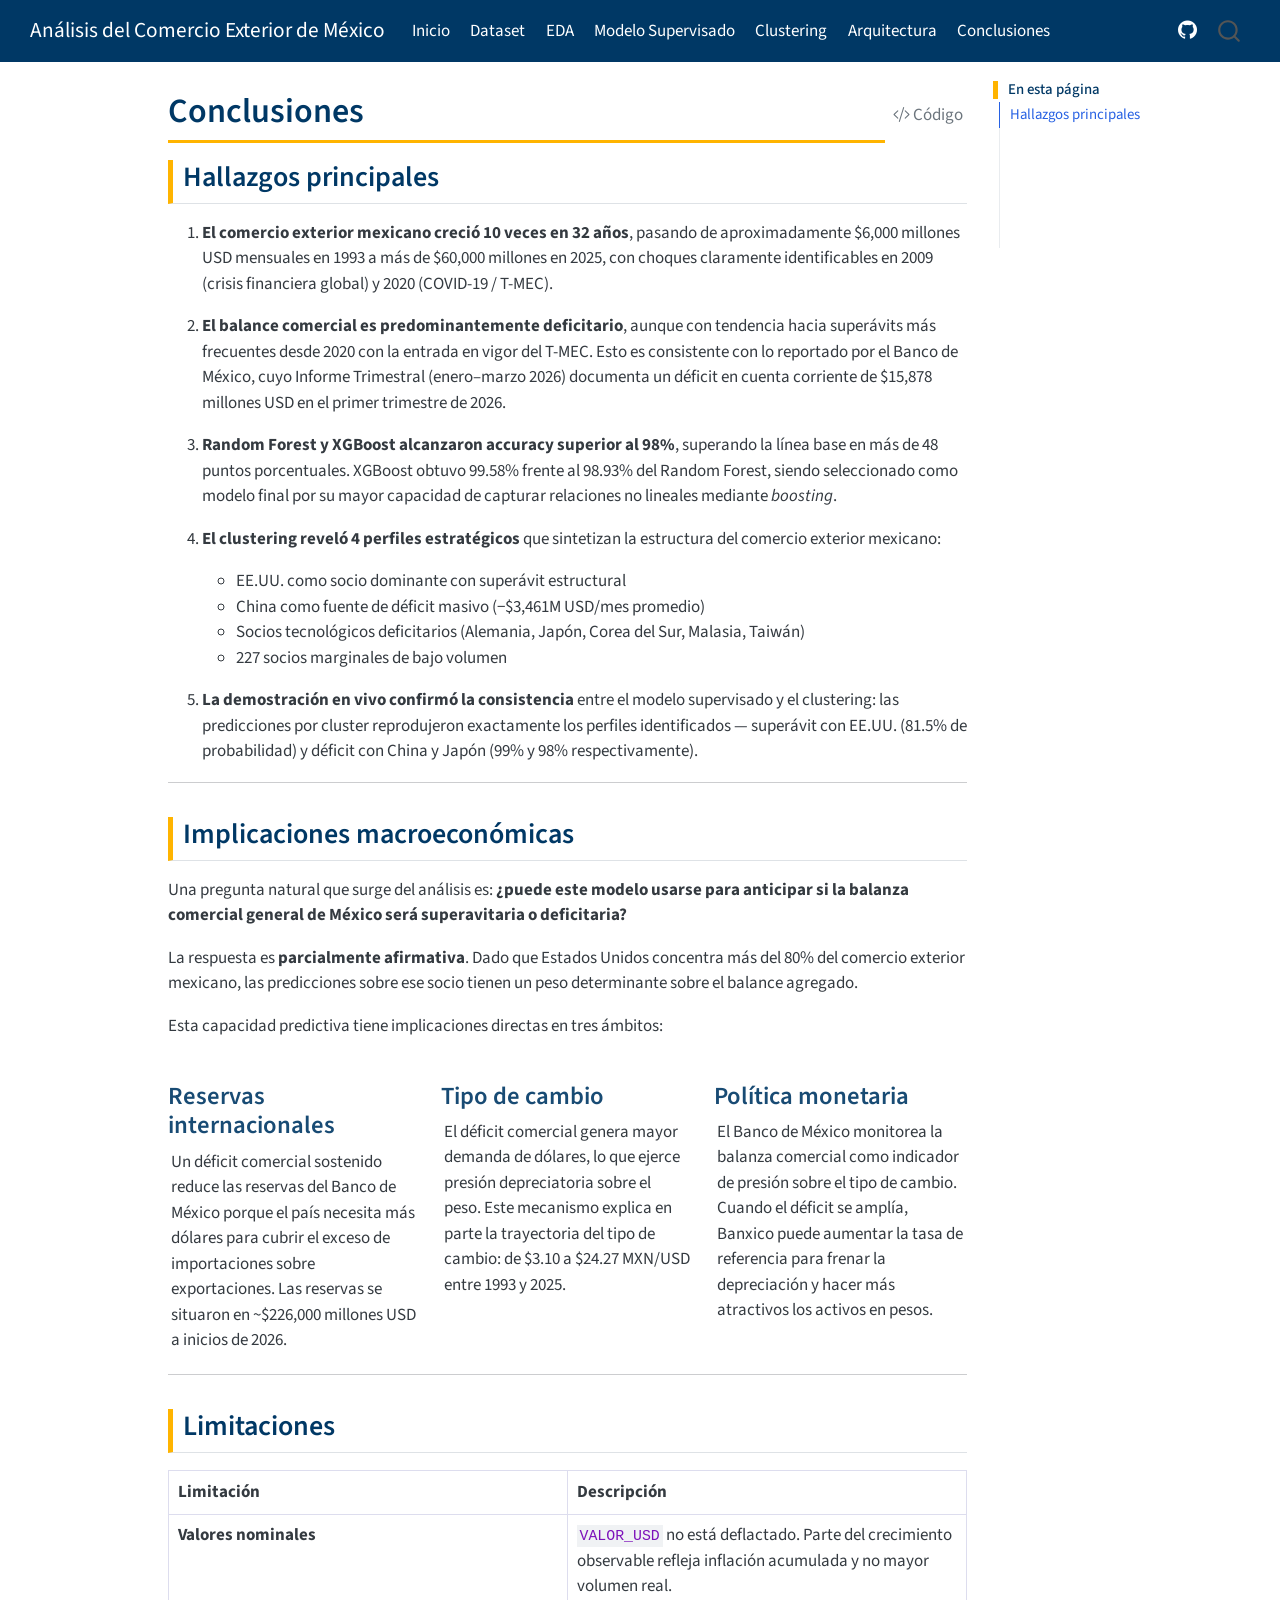
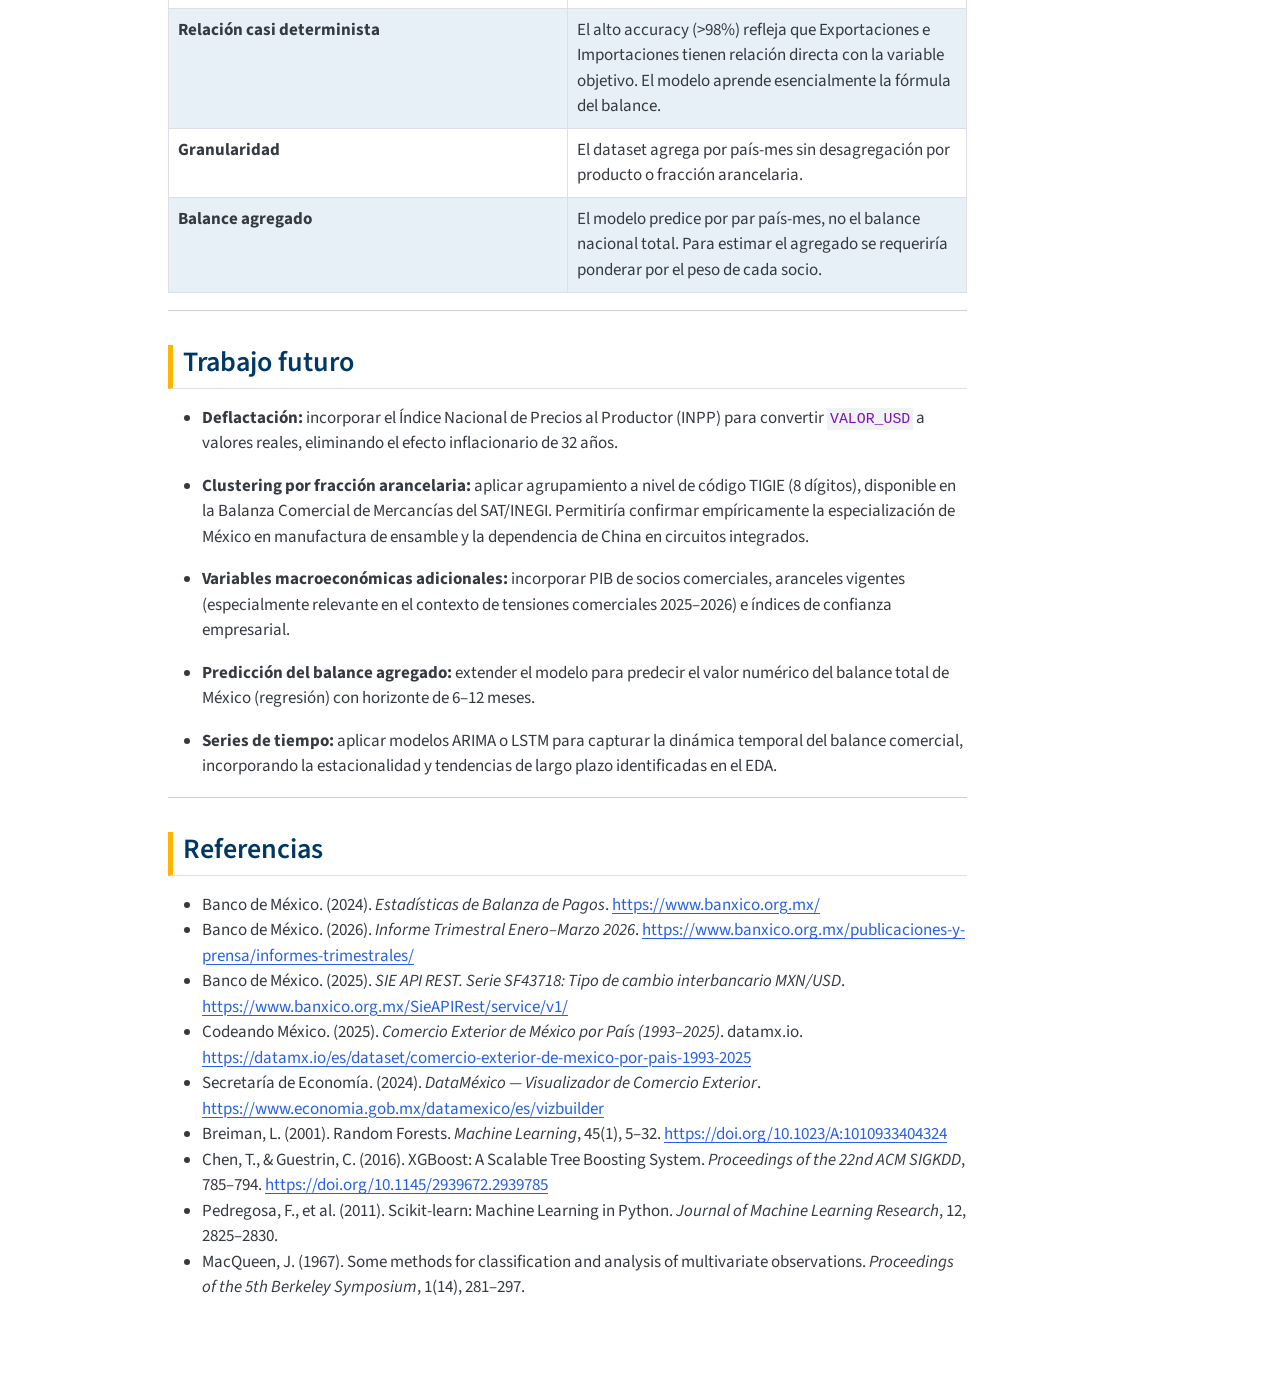
<file: docs/conclusiones.html>
<!DOCTYPE html>
<html xmlns="http://www.w3.org/1999/xhtml" lang="es" xml:lang="es"><head>

<meta charset="utf-8">
<meta name="generator" content="quarto-1.9.36">

<meta name="viewport" content="width=device-width, initial-scale=1.0, user-scalable=yes">


<title>Conclusiones – Análisis del Comercio Exterior de México</title>
<style>
/* Default styles provided by pandoc.
** See https://pandoc.org/MANUAL.html#variables-for-html for config info.
*/
code{white-space: pre-wrap;}
span.smallcaps{font-variant: small-caps;}
div.columns{display: flex; gap: min(4vw, 1.5em);}
div.column{flex: auto; overflow-x: auto;}
div.hanging-indent{margin-left: 1.5em; text-indent: -1.5em;}
ul.task-list{list-style: none;}
ul.task-list li input[type="checkbox"] {
  width: 0.8em;
  margin: 0 0.8em 0.2em -1em; /* quarto-specific, see https://github.com/quarto-dev/quarto-cli/issues/4556 */ 
  vertical-align: middle;
}
/* CSS for syntax highlighting */
html { -webkit-text-size-adjust: 100%; }
pre > code.sourceCode { white-space: pre; position: relative; }
pre > code.sourceCode > span { display: inline-block; line-height: 1.25; }
pre > code.sourceCode > span:empty { height: 1.2em; }
.sourceCode { overflow: visible; }
code.sourceCode > span { color: inherit; text-decoration: inherit; }
div.sourceCode { margin: 1em 0; }
pre.sourceCode { margin: 0; }
@media screen {
div.sourceCode { overflow: auto; }
}
@media print {
pre > code.sourceCode { white-space: pre-wrap; }
pre > code.sourceCode > span { text-indent: -5em; padding-left: 5em; }
}
pre.numberSource code
  { counter-reset: source-line 0; }
pre.numberSource code > span
  { position: relative; left: -4em; counter-increment: source-line; }
pre.numberSource code > span > a:first-child::before
  { content: counter(source-line);
    position: relative; left: -1em; text-align: right; vertical-align: baseline;
    border: none; display: inline-block;
    -webkit-touch-callout: none; -webkit-user-select: none;
    -khtml-user-select: none; -moz-user-select: none;
    -ms-user-select: none; user-select: none;
    padding: 0 4px; width: 4em;
  }
pre.numberSource { margin-left: 3em;  padding-left: 4px; }
div.sourceCode
  {   }
@media screen {
pre > code.sourceCode > span > a:first-child::before { text-decoration: underline; }
}
</style>


<script src="site_libs/quarto-nav/quarto-nav.js"></script>
<script src="site_libs/quarto-nav/headroom.min.js"></script>
<script src="site_libs/clipboard/clipboard.min.js"></script>
<script src="site_libs/quarto-search/autocomplete.umd.js"></script>
<script src="site_libs/quarto-search/fuse.min.js"></script>
<script src="site_libs/quarto-search/quarto-search.js"></script>
<meta name="quarto:offset" content="./">
<script src="site_libs/quarto-html/quarto.js" type="module"></script>
<script src="site_libs/quarto-html/tabsets/tabsets.js" type="module"></script>
<script src="site_libs/quarto-html/popper.min.js"></script>
<script src="site_libs/quarto-html/tippy.umd.min.js"></script>
<script src="site_libs/quarto-html/anchor.min.js"></script>
<link href="site_libs/quarto-html/tippy.css" rel="stylesheet">
<link href="site_libs/quarto-html/quarto-syntax-highlighting-a06763021a52c43c40a351ac8b799b8f.css" rel="stylesheet" id="quarto-text-highlighting-styles">
<script src="site_libs/bootstrap/bootstrap.min.js"></script>
<link href="site_libs/bootstrap/bootstrap-icons.css" rel="stylesheet">
<link href="site_libs/bootstrap/bootstrap-5c7f5333527ab496a01c18898676404e.min.css" rel="stylesheet" append-hash="true" id="quarto-bootstrap" data-mode="light">
<script id="quarto-search-options" type="application/json">{
  "location": "navbar",
  "copy-button": false,
  "collapse-after": 3,
  "panel-placement": "end",
  "type": "overlay",
  "limit": 50,
  "keyboard-shortcut": [
    "f",
    "/",
    "s"
  ],
  "show-item-context": false,
  "language": {
    "search-no-results-text": "No se han encontrado resultados",
    "search-matching-documents-text": "documentos encontrados",
    "search-copy-link-title": "Copiar el enlace en la búsqueda",
    "search-hide-matches-text": "Ocultar resultados adicionales",
    "search-more-match-text": "resultado adicional en este documento",
    "search-more-matches-text": "resultados adicionales en este documento",
    "search-clear-button-title": "Borrar",
    "search-text-placeholder": "",
    "search-detached-cancel-button-title": "Cancelar",
    "search-submit-button-title": "Enviar",
    "search-label": "Buscar"
  }
}</script>


<link rel="stylesheet" href="styles.css">
</head>

<body class="nav-fixed quarto-light">

<div id="quarto-search-results"></div>
  <header id="quarto-header" class="headroom fixed-top">
    <nav class="navbar navbar-expand-lg " data-bs-theme="dark">
      <div class="navbar-container container-fluid">
      <div class="navbar-brand-container mx-auto">
    <a class="navbar-brand" href="./index.html">
    <span class="navbar-title">Análisis del Comercio Exterior de México</span>
    </a>
  </div>
            <div id="quarto-search" class="" title="Buscar"></div>
          <button class="navbar-toggler" type="button" data-bs-toggle="collapse" data-bs-target="#navbarCollapse" aria-controls="navbarCollapse" role="menu" aria-expanded="false" aria-label="Navegación de palanca" onclick="if (window.quartoToggleHeadroom) { window.quartoToggleHeadroom(); }">
  <span class="navbar-toggler-icon"></span>
</button>
          <div class="collapse navbar-collapse" id="navbarCollapse">
            <ul class="navbar-nav navbar-nav-scroll me-auto">
  <li class="nav-item">
    <a class="nav-link" href="./index.html"> 
<span class="menu-text">Inicio</span></a>
  </li>  
  <li class="nav-item">
    <a class="nav-link" href="./dataset.html"> 
<span class="menu-text">Dataset</span></a>
  </li>  
  <li class="nav-item">
    <a class="nav-link" href="./eda.html"> 
<span class="menu-text">EDA</span></a>
  </li>  
  <li class="nav-item">
    <a class="nav-link" href="./supervisado.html"> 
<span class="menu-text">Modelo Supervisado</span></a>
  </li>  
  <li class="nav-item">
    <a class="nav-link" href="./clustering.html"> 
<span class="menu-text">Clustering</span></a>
  </li>  
  <li class="nav-item">
    <a class="nav-link" href="./arquitectura.html"> 
<span class="menu-text">Arquitectura</span></a>
  </li>  
  <li class="nav-item">
    <a class="nav-link active" href="./conclusiones.html" aria-current="page"> 
<span class="menu-text">Conclusiones</span></a>
  </li>  
</ul>
            <ul class="navbar-nav navbar-nav-scroll ms-auto">
  <li class="nav-item compact">
    <a class="nav-link" href="https://github.com/rany2023/Proyecto_Final_AyMD"> <i class="bi bi-github" role="img">
</i> 
<span class="menu-text"></span></a>
  </li>  
</ul>
          </div> <!-- /navcollapse -->
            <div class="quarto-navbar-tools">
</div>
      </div> <!-- /container-fluid -->
    </nav>
</header>
<!-- content -->
<div id="quarto-content" class="quarto-container page-columns page-rows-contents page-layout-article page-navbar">
<!-- sidebar -->
<!-- margin-sidebar -->
    <div id="quarto-margin-sidebar" class="sidebar margin-sidebar">
        <nav id="TOC" role="doc-toc" class="toc-active">
    <h2 id="toc-title">En esta página</h2>
   
  <ul>
  <li><a href="#hallazgos-principales" id="toc-hallazgos-principales" class="nav-link active" data-scroll-target="#hallazgos-principales">Hallazgos principales</a></li>
  <li><a href="#implicaciones-macroeconómicas" id="toc-implicaciones-macroeconómicas" class="nav-link" data-scroll-target="#implicaciones-macroeconómicas">Implicaciones macroeconómicas</a></li>
  <li><a href="#limitaciones" id="toc-limitaciones" class="nav-link" data-scroll-target="#limitaciones">Limitaciones</a></li>
  <li><a href="#trabajo-futuro" id="toc-trabajo-futuro" class="nav-link" data-scroll-target="#trabajo-futuro">Trabajo futuro</a></li>
  <li><a href="#referencias" id="toc-referencias" class="nav-link" data-scroll-target="#referencias">Referencias</a></li>
  </ul>
</nav>
    </div>
<!-- main -->
<main class="content" id="quarto-document-content">

<header id="title-block-header" class="quarto-title-block default">
<div class="quarto-title">
<div class="quarto-title-block"><div><h1 class="title">Conclusiones</h1><button type="button" class="btn code-tools-button" id="quarto-code-tools-source"><i class="bi"></i> Código</button></div></div>
</div>



<div class="quarto-title-meta">

    
  
    
  </div>
  


</header>


<section id="hallazgos-principales" class="level2">
<h2 class="anchored" data-anchor-id="hallazgos-principales">Hallazgos principales</h2>
<ol type="1">
<li><p><strong>El comercio exterior mexicano creció 10 veces en 32 años</strong>, pasando de aproximadamente $6,000 millones USD mensuales en 1993 a más de $60,000 millones en 2025, con choques claramente identificables en 2009 (crisis financiera global) y 2020 (COVID-19 / T-MEC).</p></li>
<li><p><strong>El balance comercial es predominantemente deficitario</strong>, aunque con tendencia hacia superávits más frecuentes desde 2020 con la entrada en vigor del T-MEC. Esto es consistente con lo reportado por el Banco de México, cuyo Informe Trimestral (enero–marzo 2026) documenta un déficit en cuenta corriente de $15,878 millones USD en el primer trimestre de 2026.</p></li>
<li><p><strong>Random Forest y XGBoost alcanzaron accuracy superior al 98%</strong>, superando la línea base en más de 48 puntos porcentuales. XGBoost obtuvo 99.58% frente al 98.93% del Random Forest, siendo seleccionado como modelo final por su mayor capacidad de capturar relaciones no lineales mediante <em>boosting</em>.</p></li>
<li><p><strong>El clustering reveló 4 perfiles estratégicos</strong> que sintetizan la estructura del comercio exterior mexicano:</p>
<ul>
<li>EE.UU. como socio dominante con superávit estructural</li>
<li>China como fuente de déficit masivo (−$3,461M USD/mes promedio)</li>
<li>Socios tecnológicos deficitarios (Alemania, Japón, Corea del Sur, Malasia, Taiwán)</li>
<li>227 socios marginales de bajo volumen</li>
</ul></li>
<li><p><strong>La demostración en vivo confirmó la consistencia</strong> entre el modelo supervisado y el clustering: las predicciones por cluster reprodujeron exactamente los perfiles identificados — superávit con EE.UU. (81.5% de probabilidad) y déficit con China y Japón (99% y 98% respectivamente).</p></li>
</ol>
<hr>
</section>
<section id="implicaciones-macroeconómicas" class="level2">
<h2 class="anchored" data-anchor-id="implicaciones-macroeconómicas">Implicaciones macroeconómicas</h2>
<p>Una pregunta natural que surge del análisis es: <strong>¿puede este modelo usarse para anticipar si la balanza comercial general de México será superavitaria o deficitaria?</strong></p>
<p>La respuesta es <strong>parcialmente afirmativa</strong>. Dado que Estados Unidos concentra más del 80% del comercio exterior mexicano, las predicciones sobre ese socio tienen un peso determinante sobre el balance agregado.</p>
<p>Esta capacidad predictiva tiene implicaciones directas en tres ámbitos:</p>
<div class="quarto-layout-panel" data-layout-ncol="3">
<div class="quarto-layout-row">
<section id="reservas-internacionales" class="level3 quarto-layout-cell" style="flex-basis: 33.3%;justify-content: flex-start;">
<h3 class="anchored" data-anchor-id="reservas-internacionales">Reservas internacionales</h3>
<p>Un déficit comercial sostenido reduce las reservas del Banco de México porque el país necesita más dólares para cubrir el exceso de importaciones sobre exportaciones. Las reservas se situaron en ~$226,000 millones USD a inicios de 2026.</p>
</section>
<section id="tipo-de-cambio" class="level3 quarto-layout-cell" style="flex-basis: 33.3%;justify-content: flex-start;">
<h3 class="anchored" data-anchor-id="tipo-de-cambio">Tipo de cambio</h3>
<p>El déficit comercial genera mayor demanda de dólares, lo que ejerce presión depreciatoria sobre el peso. Este mecanismo explica en parte la trayectoria del tipo de cambio: de $3.10 a $24.27 MXN/USD entre 1993 y 2025.</p>
</section>
<section id="política-monetaria" class="level3 quarto-layout-cell" style="flex-basis: 33.3%;justify-content: flex-start;">
<h3 class="anchored" data-anchor-id="política-monetaria">Política monetaria</h3>
<p>El Banco de México monitorea la balanza comercial como indicador de presión sobre el tipo de cambio. Cuando el déficit se amplía, Banxico puede aumentar la tasa de referencia para frenar la depreciación y hacer más atractivos los activos en pesos.</p>
</section>
</div>
</div>
<hr>
</section>
<section id="limitaciones" class="level2">
<h2 class="anchored" data-anchor-id="limitaciones">Limitaciones</h2>
<table class="caption-top table">
<colgroup>
<col style="width: 50%">
<col style="width: 50%">
</colgroup>
<thead>
<tr class="header">
<th>Limitación</th>
<th>Descripción</th>
</tr>
</thead>
<tbody>
<tr class="odd">
<td><strong>Valores nominales</strong></td>
<td><code>VALOR_USD</code> no está deflactado. Parte del crecimiento observable refleja inflación acumulada y no mayor volumen real.</td>
</tr>
<tr class="even">
<td><strong>Relación casi determinista</strong></td>
<td>El alto accuracy (&gt;98%) refleja que Exportaciones e Importaciones tienen relación directa con la variable objetivo. El modelo aprende esencialmente la fórmula del balance.</td>
</tr>
<tr class="odd">
<td><strong>Granularidad</strong></td>
<td>El dataset agrega por país-mes sin desagregación por producto o fracción arancelaria.</td>
</tr>
<tr class="even">
<td><strong>Balance agregado</strong></td>
<td>El modelo predice por par país-mes, no el balance nacional total. Para estimar el agregado se requeriría ponderar por el peso de cada socio.</td>
</tr>
</tbody>
</table>
<hr>
</section>
<section id="trabajo-futuro" class="level2">
<h2 class="anchored" data-anchor-id="trabajo-futuro">Trabajo futuro</h2>
<ul>
<li><p><strong>Deflactación:</strong> incorporar el Índice Nacional de Precios al Productor (INPP) para convertir <code>VALOR_USD</code> a valores reales, eliminando el efecto inflacionario de 32 años.</p></li>
<li><p><strong>Clustering por fracción arancelaria:</strong> aplicar agrupamiento a nivel de código TIGIE (8 dígitos), disponible en la Balanza Comercial de Mercancías del SAT/INEGI. Permitiría confirmar empíricamente la especialización de México en manufactura de ensamble y la dependencia de China en circuitos integrados.</p></li>
<li><p><strong>Variables macroeconómicas adicionales:</strong> incorporar PIB de socios comerciales, aranceles vigentes (especialmente relevante en el contexto de tensiones comerciales 2025–2026) e índices de confianza empresarial.</p></li>
<li><p><strong>Predicción del balance agregado:</strong> extender el modelo para predecir el valor numérico del balance total de México (regresión) con horizonte de 6–12 meses.</p></li>
<li><p><strong>Series de tiempo:</strong> aplicar modelos ARIMA o LSTM para capturar la dinámica temporal del balance comercial, incorporando la estacionalidad y tendencias de largo plazo identificadas en el EDA.</p></li>
</ul>
<hr>
</section>
<section id="referencias" class="level2">
<h2 class="anchored" data-anchor-id="referencias">Referencias</h2>
<ul>
<li>Banco de México. (2024). <em>Estadísticas de Balanza de Pagos</em>. <a href="https://www.banxico.org.mx/" class="uri">https://www.banxico.org.mx/</a></li>
<li>Banco de México. (2026). <em>Informe Trimestral Enero–Marzo 2026</em>. <a href="https://www.banxico.org.mx/publicaciones-y-prensa/informes-trimestrales/" class="uri">https://www.banxico.org.mx/publicaciones-y-prensa/informes-trimestrales/</a></li>
<li>Banco de México. (2025). <em>SIE API REST. Serie SF43718: Tipo de cambio interbancario MXN/USD</em>. <a href="https://www.banxico.org.mx/SieAPIRest/service/v1/" class="uri">https://www.banxico.org.mx/SieAPIRest/service/v1/</a></li>
<li>Codeando México. (2025). <em>Comercio Exterior de México por País (1993–2025)</em>. datamx.io. <a href="https://datamx.io/es/dataset/comercio-exterior-de-mexico-por-pais-1993-2025" class="uri">https://datamx.io/es/dataset/comercio-exterior-de-mexico-por-pais-1993-2025</a></li>
<li>Secretaría de Economía. (2024). <em>DataMéxico — Visualizador de Comercio Exterior</em>. <a href="https://www.economia.gob.mx/datamexico/es/vizbuilder" class="uri">https://www.economia.gob.mx/datamexico/es/vizbuilder</a></li>
<li>Breiman, L. (2001). Random Forests. <em>Machine Learning</em>, 45(1), 5–32. <a href="https://doi.org/10.1023/A:1010933404324" class="uri">https://doi.org/10.1023/A:1010933404324</a></li>
<li>Chen, T., &amp; Guestrin, C. (2016). XGBoost: A Scalable Tree Boosting System. <em>Proceedings of the 22nd ACM SIGKDD</em>, 785–794. <a href="https://doi.org/10.1145/2939672.2939785" class="uri">https://doi.org/10.1145/2939672.2939785</a></li>
<li>Pedregosa, F., et al.&nbsp;(2011). Scikit-learn: Machine Learning in Python. <em>Journal of Machine Learning Research</em>, 12, 2825–2830.</li>
<li>MacQueen, J. (1967). Some methods for classification and analysis of multivariate observations. <em>Proceedings of the 5th Berkeley Symposium</em>, 1(14), 281–297.</li>
</ul>


<!-- -->

</section>

</main> <!-- /main -->
<script id="quarto-html-after-body" type="application/javascript">
  window.document.addEventListener("DOMContentLoaded", function (event) {
    const icon = "";
    const anchorJS = new window.AnchorJS();
    anchorJS.options = {
      placement: 'right',
      icon: icon
    };
    anchorJS.add('.anchored');
    const isCodeAnnotation = (el) => {
      for (const clz of el.classList) {
        if (clz.startsWith('code-annotation-')) {                     
          return true;
        }
      }
      return false;
    }
    const onCopySuccess = function(e) {
      // button target
      const button = e.trigger;
      // don't keep focus
      button.blur();
      // flash "checked"
      button.classList.add('code-copy-button-checked');
      var currentTitle = button.getAttribute("title");
      button.setAttribute("title", "Copiado");
      let tooltip;
      if (window.bootstrap) {
        button.setAttribute("data-bs-toggle", "tooltip");
        button.setAttribute("data-bs-placement", "left");
        button.setAttribute("data-bs-title", "Copiado");
        tooltip = new bootstrap.Tooltip(button, 
          { trigger: "manual", 
            customClass: "code-copy-button-tooltip",
            offset: [0, -8]});
        tooltip.show();    
      }
      setTimeout(function() {
        if (tooltip) {
          tooltip.hide();
          button.removeAttribute("data-bs-title");
          button.removeAttribute("data-bs-toggle");
          button.removeAttribute("data-bs-placement");
        }
        button.setAttribute("title", currentTitle);
        button.classList.remove('code-copy-button-checked');
      }, 1000);
      // clear code selection
      e.clearSelection();
    }
    const getTextToCopy = function(trigger) {
      const outerScaffold = trigger.parentElement.cloneNode(true);
      const codeEl = outerScaffold.querySelector('code');
      for (const childEl of codeEl.children) {
        if (isCodeAnnotation(childEl)) {
          childEl.remove();
        }
      }
      return codeEl.innerText;
    }
    const clipboard = new window.ClipboardJS('.code-copy-button:not([data-in-quarto-modal])', {
      text: getTextToCopy
    });
    clipboard.on('success', onCopySuccess);
    if (window.document.getElementById('quarto-embedded-source-code-modal')) {
      const clipboardModal = new window.ClipboardJS('.code-copy-button[data-in-quarto-modal]', {
        text: getTextToCopy,
        container: window.document.getElementById('quarto-embedded-source-code-modal')
      });
      clipboardModal.on('success', onCopySuccess);
    }
    const viewSource = window.document.getElementById('quarto-view-source') ||
                       window.document.getElementById('quarto-code-tools-source');
    if (viewSource) {
      const sourceUrl = viewSource.getAttribute("data-quarto-source-url");
      viewSource.addEventListener("click", function(e) {
        if (sourceUrl) {
          // rstudio viewer pane
          if (/\bcapabilities=\b/.test(window.location)) {
            window.open(sourceUrl);
          } else {
            window.location.href = sourceUrl;
          }
        } else {
          const modal = new bootstrap.Modal(document.getElementById('quarto-embedded-source-code-modal'));
          modal.show();
        }
        return false;
      });
    }
    function toggleCodeHandler(show) {
      return function(e) {
        const detailsSrc = window.document.querySelectorAll(".cell > details > .sourceCode");
        for (let i=0; i<detailsSrc.length; i++) {
          const details = detailsSrc[i].parentElement;
          if (show) {
            details.open = true;
          } else {
            details.removeAttribute("open");
          }
        }
        const cellCodeDivs = window.document.querySelectorAll(".cell > .sourceCode");
        const fromCls = show ? "hidden" : "unhidden";
        const toCls = show ? "unhidden" : "hidden";
        for (let i=0; i<cellCodeDivs.length; i++) {
          const codeDiv = cellCodeDivs[i];
          if (codeDiv.classList.contains(fromCls)) {
            codeDiv.classList.remove(fromCls);
            codeDiv.classList.add(toCls);
          } 
        }
        return false;
      }
    }
    const hideAllCode = window.document.getElementById("quarto-hide-all-code");
    if (hideAllCode) {
      hideAllCode.addEventListener("click", toggleCodeHandler(false));
    }
    const showAllCode = window.document.getElementById("quarto-show-all-code");
    if (showAllCode) {
      showAllCode.addEventListener("click", toggleCodeHandler(true));
    }
      var localhostRegex = new RegExp(/^(?:http|https):\/\/localhost\:?[0-9]*\//);
      var mailtoRegex = new RegExp(/^mailto:/);
        var filterRegex = new RegExp('/' + window.location.host + '/');
      var isInternal = (href) => {
          return filterRegex.test(href) || localhostRegex.test(href) || mailtoRegex.test(href);
      }
      // Inspect non-navigation links and adorn them if external
     var links = window.document.querySelectorAll('a[href]:not(.nav-link):not(.navbar-brand):not(.toc-action):not(.sidebar-link):not(.sidebar-item-toggle):not(.pagination-link):not(.no-external):not([aria-hidden]):not(.dropdown-item):not(.quarto-navigation-tool):not(.about-link)');
      for (var i=0; i<links.length; i++) {
        const link = links[i];
        if (!isInternal(link.href)) {
          // undo the damage that might have been done by quarto-nav.js in the case of
          // links that we want to consider external
          if (link.dataset.originalHref !== undefined) {
            link.href = link.dataset.originalHref;
          }
        }
      }
    function tippyHover(el, contentFn, onTriggerFn, onUntriggerFn) {
      const config = {
        allowHTML: true,
        maxWidth: 500,
        delay: 100,
        arrow: false,
        appendTo: function(el) {
            return el.parentElement;
        },
        interactive: true,
        interactiveBorder: 10,
        theme: 'quarto',
        placement: 'bottom-start',
      };
      if (contentFn) {
        config.content = contentFn;
      }
      if (onTriggerFn) {
        config.onTrigger = onTriggerFn;
      }
      if (onUntriggerFn) {
        config.onUntrigger = onUntriggerFn;
      }
      window.tippy(el, config); 
    }
    const noterefs = window.document.querySelectorAll('a[role="doc-noteref"]');
    for (var i=0; i<noterefs.length; i++) {
      const ref = noterefs[i];
      tippyHover(ref, function() {
        // use id or data attribute instead here
        let href = ref.getAttribute('data-footnote-href') || ref.getAttribute('href');
        try { href = new URL(href).hash; } catch {}
        const id = href.replace(/^#\/?/, "");
        const note = window.document.getElementById(id);
        if (note) {
          return note.innerHTML;
        } else {
          return "";
        }
      });
    }
    const xrefs = window.document.querySelectorAll('a.quarto-xref');
    const processXRef = (id, note) => {
      // Strip column container classes
      const stripColumnClz = (el) => {
        el.classList.remove("page-full", "page-columns");
        if (el.children) {
          for (const child of el.children) {
            stripColumnClz(child);
          }
        }
      }
      stripColumnClz(note)
      if (id === null || id.startsWith('sec-')) {
        // Special case sections, only their first couple elements
        const container = document.createElement("div");
        if (note.children && note.children.length > 2) {
          container.appendChild(note.children[0].cloneNode(true));
          for (let i = 1; i < note.children.length; i++) {
            const child = note.children[i];
            if (child.tagName === "P" && child.innerText === "") {
              continue;
            } else {
              container.appendChild(child.cloneNode(true));
              break;
            }
          }
          if (window.Quarto?.typesetMath) {
            window.Quarto.typesetMath(container);
          }
          return container.innerHTML
        } else {
          if (window.Quarto?.typesetMath) {
            window.Quarto.typesetMath(note);
          }
          return note.innerHTML;
        }
      } else {
        // Remove any anchor links if they are present
        const anchorLink = note.querySelector('a.anchorjs-link');
        if (anchorLink) {
          anchorLink.remove();
        }
        if (window.Quarto?.typesetMath) {
          window.Quarto.typesetMath(note);
        }
        if (note.classList.contains("callout")) {
          return note.outerHTML;
        } else {
          return note.innerHTML;
        }
      }
    }
    for (var i=0; i<xrefs.length; i++) {
      const xref = xrefs[i];
      tippyHover(xref, undefined, function(instance) {
        instance.disable();
        let url = xref.getAttribute('href');
        let hash = undefined; 
        if (url.startsWith('#')) {
          hash = url;
        } else {
          try { hash = new URL(url).hash; } catch {}
        }
        if (hash) {
          const id = hash.replace(/^#\/?/, "");
          const note = window.document.getElementById(id);
          if (note !== null) {
            try {
              const html = processXRef(id, note.cloneNode(true));
              instance.setContent(html);
            } finally {
              instance.enable();
              instance.show();
            }
          } else {
            // See if we can fetch this
            fetch(url.split('#')[0])
            .then(res => res.text())
            .then(html => {
              const parser = new DOMParser();
              const htmlDoc = parser.parseFromString(html, "text/html");
              const note = htmlDoc.getElementById(id);
              if (note !== null) {
                const html = processXRef(id, note);
                instance.setContent(html);
              } 
            }).finally(() => {
              instance.enable();
              instance.show();
            });
          }
        } else {
          // See if we can fetch a full url (with no hash to target)
          // This is a special case and we should probably do some content thinning / targeting
          fetch(url)
          .then(res => res.text())
          .then(html => {
            const parser = new DOMParser();
            const htmlDoc = parser.parseFromString(html, "text/html");
            const note = htmlDoc.querySelector('main.content');
            if (note !== null) {
              // This should only happen for chapter cross references
              // (since there is no id in the URL)
              // remove the first header
              if (note.children.length > 0 && note.children[0].tagName === "HEADER") {
                note.children[0].remove();
              }
              const html = processXRef(null, note);
              instance.setContent(html);
            } 
          }).finally(() => {
            instance.enable();
            instance.show();
          });
        }
      }, function(instance) {
      });
    }
        let selectedAnnoteEl;
        const selectorForAnnotation = ( cell, annotation) => {
          let cellAttr = 'data-code-cell="' + cell + '"';
          let lineAttr = 'data-code-annotation="' +  annotation + '"';
          const selector = 'span[' + cellAttr + '][' + lineAttr + ']';
          return selector;
        }
        const selectCodeLines = (annoteEl) => {
          const doc = window.document;
          const targetCell = annoteEl.getAttribute("data-target-cell");
          const targetAnnotation = annoteEl.getAttribute("data-target-annotation");
          const annoteSpan = window.document.querySelector(selectorForAnnotation(targetCell, targetAnnotation));
          const lines = annoteSpan.getAttribute("data-code-lines").split(",");
          const lineIds = lines.map((line) => {
            return targetCell + "-" + line;
          })
          let top = null;
          let height = null;
          let parent = null;
          if (lineIds.length > 0) {
              //compute the position of the single el (top and bottom and make a div)
              const el = window.document.getElementById(lineIds[0]);
              top = el.offsetTop;
              height = el.offsetHeight;
              parent = el.parentElement.parentElement;
            if (lineIds.length > 1) {
              const lastEl = window.document.getElementById(lineIds[lineIds.length - 1]);
              const bottom = lastEl.offsetTop + lastEl.offsetHeight;
              height = bottom - top;
            }
            if (top !== null && height !== null && parent !== null) {
              // cook up a div (if necessary) and position it 
              let div = window.document.getElementById("code-annotation-line-highlight");
              if (div === null) {
                div = window.document.createElement("div");
                div.setAttribute("id", "code-annotation-line-highlight");
                div.style.position = 'absolute';
                parent.appendChild(div);
              }
              div.style.top = top - 2 + "px";
              div.style.height = height + 4 + "px";
              div.style.left = 0;
              let gutterDiv = window.document.getElementById("code-annotation-line-highlight-gutter");
              if (gutterDiv === null) {
                gutterDiv = window.document.createElement("div");
                gutterDiv.setAttribute("id", "code-annotation-line-highlight-gutter");
                gutterDiv.style.position = 'absolute';
                const codeCell = window.document.getElementById(targetCell);
                const gutter = codeCell.querySelector('.code-annotation-gutter');
                gutter.appendChild(gutterDiv);
              }
              gutterDiv.style.top = top - 2 + "px";
              gutterDiv.style.height = height + 4 + "px";
            }
            selectedAnnoteEl = annoteEl;
          }
        };
        const unselectCodeLines = () => {
          const elementsIds = ["code-annotation-line-highlight", "code-annotation-line-highlight-gutter"];
          elementsIds.forEach((elId) => {
            const div = window.document.getElementById(elId);
            if (div) {
              div.remove();
            }
          });
          selectedAnnoteEl = undefined;
        };
          // Handle positioning of the toggle
      window.addEventListener(
        "resize",
        throttle(() => {
          elRect = undefined;
          if (selectedAnnoteEl) {
            selectCodeLines(selectedAnnoteEl);
          }
        }, 10)
      );
      function throttle(fn, ms) {
      let throttle = false;
      let timer;
        return (...args) => {
          if(!throttle) { // first call gets through
              fn.apply(this, args);
              throttle = true;
          } else { // all the others get throttled
              if(timer) clearTimeout(timer); // cancel #2
              timer = setTimeout(() => {
                fn.apply(this, args);
                timer = throttle = false;
              }, ms);
          }
        };
      }
        // Attach click handler to the DT
        const annoteDls = window.document.querySelectorAll('dt[data-target-cell]');
        for (const annoteDlNode of annoteDls) {
          annoteDlNode.addEventListener('click', (event) => {
            const clickedEl = event.target;
            if (clickedEl !== selectedAnnoteEl) {
              unselectCodeLines();
              const activeEl = window.document.querySelector('dt[data-target-cell].code-annotation-active');
              if (activeEl) {
                activeEl.classList.remove('code-annotation-active');
              }
              selectCodeLines(clickedEl);
              clickedEl.classList.add('code-annotation-active');
            } else {
              // Unselect the line
              unselectCodeLines();
              clickedEl.classList.remove('code-annotation-active');
            }
          });
        }
    const findCites = (el) => {
      const parentEl = el.parentElement;
      if (parentEl) {
        const cites = parentEl.dataset.cites;
        if (cites) {
          return {
            el,
            cites: cites.split(' ')
          };
        } else {
          return findCites(el.parentElement)
        }
      } else {
        return undefined;
      }
    };
    var bibliorefs = window.document.querySelectorAll('a[role="doc-biblioref"]');
    for (var i=0; i<bibliorefs.length; i++) {
      const ref = bibliorefs[i];
      const citeInfo = findCites(ref);
      if (citeInfo) {
        tippyHover(citeInfo.el, function() {
          var popup = window.document.createElement('div');
          citeInfo.cites.forEach(function(cite) {
            var citeDiv = window.document.createElement('div');
            citeDiv.classList.add('hanging-indent');
            citeDiv.classList.add('csl-entry');
            var biblioDiv = window.document.getElementById('ref-' + cite);
            if (biblioDiv) {
              citeDiv.innerHTML = biblioDiv.innerHTML;
            }
            popup.appendChild(citeDiv);
          });
          return popup.innerHTML;
        });
      }
    }
  });
  </script><div class="modal fade" id="quarto-embedded-source-code-modal" tabindex="-1" aria-labelledby="quarto-embedded-source-code-modal-label" aria-hidden="true"><div class="modal-dialog modal-dialog-scrollable"><div class="modal-content"><div class="modal-header"><h5 class="modal-title" id="quarto-embedded-source-code-modal-label">Ejecutar el código</h5><button class="btn-close" data-bs-dismiss="modal"></button></div><div class="modal-body"><div class="">
<div class="code-copy-outer-scaffold"><div class="sourceCode" id="cb1" data-shortcodes="false"><pre class="sourceCode markdown code-with-copy"><code class="sourceCode markdown"><span id="cb1-1"><a href="#cb1-1" aria-hidden="true" tabindex="-1"></a><span class="co">---</span></span>
<span id="cb1-2"><a href="#cb1-2" aria-hidden="true" tabindex="-1"></a><span class="an">title:</span><span class="co"> "Conclusiones"</span></span>
<span id="cb1-3"><a href="#cb1-3" aria-hidden="true" tabindex="-1"></a><span class="co">---</span></span>
<span id="cb1-4"><a href="#cb1-4" aria-hidden="true" tabindex="-1"></a></span>
<span id="cb1-5"><a href="#cb1-5" aria-hidden="true" tabindex="-1"></a><span class="fu">## Hallazgos principales</span></span>
<span id="cb1-6"><a href="#cb1-6" aria-hidden="true" tabindex="-1"></a></span>
<span id="cb1-7"><a href="#cb1-7" aria-hidden="true" tabindex="-1"></a><span class="ss">1. </span>**El comercio exterior mexicano creció 10 veces en 32 años**, pasando de</span>
<span id="cb1-8"><a href="#cb1-8" aria-hidden="true" tabindex="-1"></a>   aproximadamente $6,000 millones USD mensuales en 1993 a más de $60,000 millones</span>
<span id="cb1-9"><a href="#cb1-9" aria-hidden="true" tabindex="-1"></a>   en 2025, con choques claramente identificables en 2009 (crisis financiera global)</span>
<span id="cb1-10"><a href="#cb1-10" aria-hidden="true" tabindex="-1"></a>   y 2020 (COVID-19 / T-MEC).</span>
<span id="cb1-11"><a href="#cb1-11" aria-hidden="true" tabindex="-1"></a></span>
<span id="cb1-12"><a href="#cb1-12" aria-hidden="true" tabindex="-1"></a><span class="ss">2. </span>**El balance comercial es predominantemente deficitario**, aunque con tendencia</span>
<span id="cb1-13"><a href="#cb1-13" aria-hidden="true" tabindex="-1"></a>   hacia superávits más frecuentes desde 2020 con la entrada en vigor del T-MEC.</span>
<span id="cb1-14"><a href="#cb1-14" aria-hidden="true" tabindex="-1"></a>   Esto es consistente con lo reportado por el Banco de México, cuyo Informe</span>
<span id="cb1-15"><a href="#cb1-15" aria-hidden="true" tabindex="-1"></a>   Trimestral (enero–marzo 2026) documenta un déficit en cuenta corriente de</span>
<span id="cb1-16"><a href="#cb1-16" aria-hidden="true" tabindex="-1"></a>   $15,878 millones USD en el primer trimestre de 2026.</span>
<span id="cb1-17"><a href="#cb1-17" aria-hidden="true" tabindex="-1"></a></span>
<span id="cb1-18"><a href="#cb1-18" aria-hidden="true" tabindex="-1"></a><span class="ss">3. </span>**Random Forest y XGBoost alcanzaron accuracy superior al 98%**, superando</span>
<span id="cb1-19"><a href="#cb1-19" aria-hidden="true" tabindex="-1"></a>   la línea base en más de 48 puntos porcentuales. XGBoost obtuvo 99.58% frente</span>
<span id="cb1-20"><a href="#cb1-20" aria-hidden="true" tabindex="-1"></a>   al 98.93% del Random Forest, siendo seleccionado como modelo final por su</span>
<span id="cb1-21"><a href="#cb1-21" aria-hidden="true" tabindex="-1"></a>   mayor capacidad de capturar relaciones no lineales mediante *boosting*.</span>
<span id="cb1-22"><a href="#cb1-22" aria-hidden="true" tabindex="-1"></a></span>
<span id="cb1-23"><a href="#cb1-23" aria-hidden="true" tabindex="-1"></a><span class="ss">4. </span>**El clustering reveló 4 perfiles estratégicos** que sintetizan la estructura</span>
<span id="cb1-24"><a href="#cb1-24" aria-hidden="true" tabindex="-1"></a>   del comercio exterior mexicano:</span>
<span id="cb1-25"><a href="#cb1-25" aria-hidden="true" tabindex="-1"></a><span class="ss">   - </span>EE.UU. como socio dominante con superávit estructural</span>
<span id="cb1-26"><a href="#cb1-26" aria-hidden="true" tabindex="-1"></a><span class="ss">   - </span>China como fuente de déficit masivo (−$3,461M USD/mes promedio)</span>
<span id="cb1-27"><a href="#cb1-27" aria-hidden="true" tabindex="-1"></a><span class="ss">   - </span>Socios tecnológicos deficitarios (Alemania, Japón, Corea del Sur, Malasia, Taiwán)</span>
<span id="cb1-28"><a href="#cb1-28" aria-hidden="true" tabindex="-1"></a><span class="ss">   - </span>227 socios marginales de bajo volumen</span>
<span id="cb1-29"><a href="#cb1-29" aria-hidden="true" tabindex="-1"></a></span>
<span id="cb1-30"><a href="#cb1-30" aria-hidden="true" tabindex="-1"></a><span class="ss">5. </span>**La demostración en vivo confirmó la consistencia** entre el modelo supervisado</span>
<span id="cb1-31"><a href="#cb1-31" aria-hidden="true" tabindex="-1"></a>   y el clustering: las predicciones por cluster reprodujeron exactamente los perfiles</span>
<span id="cb1-32"><a href="#cb1-32" aria-hidden="true" tabindex="-1"></a>   identificados — superávit con EE.UU. (81.5% de probabilidad) y déficit con China</span>
<span id="cb1-33"><a href="#cb1-33" aria-hidden="true" tabindex="-1"></a>   y Japón (99% y 98% respectivamente).</span>
<span id="cb1-34"><a href="#cb1-34" aria-hidden="true" tabindex="-1"></a></span>
<span id="cb1-35"><a href="#cb1-35" aria-hidden="true" tabindex="-1"></a>---</span>
<span id="cb1-36"><a href="#cb1-36" aria-hidden="true" tabindex="-1"></a></span>
<span id="cb1-37"><a href="#cb1-37" aria-hidden="true" tabindex="-1"></a><span class="fu">## Implicaciones macroeconómicas</span></span>
<span id="cb1-38"><a href="#cb1-38" aria-hidden="true" tabindex="-1"></a></span>
<span id="cb1-39"><a href="#cb1-39" aria-hidden="true" tabindex="-1"></a>Una pregunta natural que surge del análisis es: **¿puede este modelo usarse para</span>
<span id="cb1-40"><a href="#cb1-40" aria-hidden="true" tabindex="-1"></a>anticipar si la balanza comercial general de México será superavitaria o deficitaria?**</span>
<span id="cb1-41"><a href="#cb1-41" aria-hidden="true" tabindex="-1"></a></span>
<span id="cb1-42"><a href="#cb1-42" aria-hidden="true" tabindex="-1"></a>La respuesta es **parcialmente afirmativa**. Dado que Estados Unidos concentra más</span>
<span id="cb1-43"><a href="#cb1-43" aria-hidden="true" tabindex="-1"></a>del 80% del comercio exterior mexicano, las predicciones sobre ese socio tienen un peso</span>
<span id="cb1-44"><a href="#cb1-44" aria-hidden="true" tabindex="-1"></a>determinante sobre el balance agregado.</span>
<span id="cb1-45"><a href="#cb1-45" aria-hidden="true" tabindex="-1"></a></span>
<span id="cb1-46"><a href="#cb1-46" aria-hidden="true" tabindex="-1"></a>Esta capacidad predictiva tiene implicaciones directas en tres ámbitos:</span>
<span id="cb1-47"><a href="#cb1-47" aria-hidden="true" tabindex="-1"></a></span>
<span id="cb1-48"><a href="#cb1-48" aria-hidden="true" tabindex="-1"></a>::: {layout-ncol=3}</span>
<span id="cb1-49"><a href="#cb1-49" aria-hidden="true" tabindex="-1"></a>::: {}</span>
<span id="cb1-50"><a href="#cb1-50" aria-hidden="true" tabindex="-1"></a><span class="fu">### Reservas internacionales</span></span>
<span id="cb1-51"><a href="#cb1-51" aria-hidden="true" tabindex="-1"></a></span>
<span id="cb1-52"><a href="#cb1-52" aria-hidden="true" tabindex="-1"></a>Un déficit comercial sostenido reduce las reservas del Banco de México porque el</span>
<span id="cb1-53"><a href="#cb1-53" aria-hidden="true" tabindex="-1"></a>país necesita más dólares para cubrir el exceso de importaciones sobre exportaciones.</span>
<span id="cb1-54"><a href="#cb1-54" aria-hidden="true" tabindex="-1"></a>Las reservas se situaron en ~$226,000 millones USD a inicios de 2026.</span>
<span id="cb1-55"><a href="#cb1-55" aria-hidden="true" tabindex="-1"></a>:::</span>
<span id="cb1-56"><a href="#cb1-56" aria-hidden="true" tabindex="-1"></a>::: {}</span>
<span id="cb1-57"><a href="#cb1-57" aria-hidden="true" tabindex="-1"></a><span class="fu">### Tipo de cambio</span></span>
<span id="cb1-58"><a href="#cb1-58" aria-hidden="true" tabindex="-1"></a></span>
<span id="cb1-59"><a href="#cb1-59" aria-hidden="true" tabindex="-1"></a>El déficit comercial genera mayor demanda de dólares, lo que ejerce presión</span>
<span id="cb1-60"><a href="#cb1-60" aria-hidden="true" tabindex="-1"></a>depreciatoria sobre el peso. Este mecanismo explica en parte la trayectoria del</span>
<span id="cb1-61"><a href="#cb1-61" aria-hidden="true" tabindex="-1"></a>tipo de cambio: de $3.10 a $24.27 MXN/USD entre 1993 y 2025.</span>
<span id="cb1-62"><a href="#cb1-62" aria-hidden="true" tabindex="-1"></a>:::</span>
<span id="cb1-63"><a href="#cb1-63" aria-hidden="true" tabindex="-1"></a>::: {}</span>
<span id="cb1-64"><a href="#cb1-64" aria-hidden="true" tabindex="-1"></a><span class="fu">### Política monetaria</span></span>
<span id="cb1-65"><a href="#cb1-65" aria-hidden="true" tabindex="-1"></a></span>
<span id="cb1-66"><a href="#cb1-66" aria-hidden="true" tabindex="-1"></a>El Banco de México monitorea la balanza comercial como indicador de presión sobre</span>
<span id="cb1-67"><a href="#cb1-67" aria-hidden="true" tabindex="-1"></a>el tipo de cambio. Cuando el déficit se amplía, Banxico puede aumentar la tasa de</span>
<span id="cb1-68"><a href="#cb1-68" aria-hidden="true" tabindex="-1"></a>referencia para frenar la depreciación y hacer más atractivos los activos en pesos.</span>
<span id="cb1-69"><a href="#cb1-69" aria-hidden="true" tabindex="-1"></a>:::</span>
<span id="cb1-70"><a href="#cb1-70" aria-hidden="true" tabindex="-1"></a>:::</span>
<span id="cb1-71"><a href="#cb1-71" aria-hidden="true" tabindex="-1"></a></span>
<span id="cb1-72"><a href="#cb1-72" aria-hidden="true" tabindex="-1"></a>---</span>
<span id="cb1-73"><a href="#cb1-73" aria-hidden="true" tabindex="-1"></a></span>
<span id="cb1-74"><a href="#cb1-74" aria-hidden="true" tabindex="-1"></a><span class="fu">## Limitaciones</span></span>
<span id="cb1-75"><a href="#cb1-75" aria-hidden="true" tabindex="-1"></a></span>
<span id="cb1-76"><a href="#cb1-76" aria-hidden="true" tabindex="-1"></a><span class="pp">|</span> Limitación <span class="pp">|</span> Descripción <span class="pp">|</span></span>
<span id="cb1-77"><a href="#cb1-77" aria-hidden="true" tabindex="-1"></a><span class="pp">|---|---|</span></span>
<span id="cb1-78"><a href="#cb1-78" aria-hidden="true" tabindex="-1"></a><span class="pp">|</span> **Valores nominales** <span class="pp">|</span> <span class="in">`VALOR_USD`</span> no está deflactado. Parte del crecimiento observable refleja inflación acumulada y no mayor volumen real. <span class="pp">|</span></span>
<span id="cb1-79"><a href="#cb1-79" aria-hidden="true" tabindex="-1"></a><span class="pp">|</span> **Relación casi determinista** <span class="pp">|</span> El alto accuracy (&gt;98%) refleja que Exportaciones e Importaciones tienen relación directa con la variable objetivo. El modelo aprende esencialmente la fórmula del balance. <span class="pp">|</span></span>
<span id="cb1-80"><a href="#cb1-80" aria-hidden="true" tabindex="-1"></a><span class="pp">|</span> **Granularidad** <span class="pp">|</span> El dataset agrega por país-mes sin desagregación por producto o fracción arancelaria. <span class="pp">|</span></span>
<span id="cb1-81"><a href="#cb1-81" aria-hidden="true" tabindex="-1"></a><span class="pp">|</span> **Balance agregado** <span class="pp">|</span> El modelo predice por par país-mes, no el balance nacional total. Para estimar el agregado se requeriría ponderar por el peso de cada socio. <span class="pp">|</span></span>
<span id="cb1-82"><a href="#cb1-82" aria-hidden="true" tabindex="-1"></a></span>
<span id="cb1-83"><a href="#cb1-83" aria-hidden="true" tabindex="-1"></a>---</span>
<span id="cb1-84"><a href="#cb1-84" aria-hidden="true" tabindex="-1"></a></span>
<span id="cb1-85"><a href="#cb1-85" aria-hidden="true" tabindex="-1"></a><span class="fu">## Trabajo futuro</span></span>
<span id="cb1-86"><a href="#cb1-86" aria-hidden="true" tabindex="-1"></a></span>
<span id="cb1-87"><a href="#cb1-87" aria-hidden="true" tabindex="-1"></a><span class="ss">- </span>**Deflactación:** incorporar el Índice Nacional de Precios al Productor (INPP) para convertir <span class="in">`VALOR_USD`</span> a valores reales, eliminando el efecto inflacionario de 32 años.</span>
<span id="cb1-88"><a href="#cb1-88" aria-hidden="true" tabindex="-1"></a></span>
<span id="cb1-89"><a href="#cb1-89" aria-hidden="true" tabindex="-1"></a><span class="ss">- </span>**Clustering por fracción arancelaria:** aplicar agrupamiento a nivel de código TIGIE (8 dígitos), disponible en la Balanza Comercial de Mercancías del SAT/INEGI. Permitiría confirmar empíricamente la especialización de México en manufactura de ensamble y la dependencia de China en circuitos integrados.</span>
<span id="cb1-90"><a href="#cb1-90" aria-hidden="true" tabindex="-1"></a></span>
<span id="cb1-91"><a href="#cb1-91" aria-hidden="true" tabindex="-1"></a><span class="ss">- </span>**Variables macroeconómicas adicionales:** incorporar PIB de socios comerciales, aranceles vigentes (especialmente relevante en el contexto de tensiones comerciales 2025–2026) e índices de confianza empresarial.</span>
<span id="cb1-92"><a href="#cb1-92" aria-hidden="true" tabindex="-1"></a></span>
<span id="cb1-93"><a href="#cb1-93" aria-hidden="true" tabindex="-1"></a><span class="ss">- </span>**Predicción del balance agregado:** extender el modelo para predecir el valor numérico del balance total de México (regresión) con horizonte de 6–12 meses.</span>
<span id="cb1-94"><a href="#cb1-94" aria-hidden="true" tabindex="-1"></a></span>
<span id="cb1-95"><a href="#cb1-95" aria-hidden="true" tabindex="-1"></a><span class="ss">- </span>**Series de tiempo:** aplicar modelos ARIMA o LSTM para capturar la dinámica temporal del balance comercial, incorporando la estacionalidad y tendencias de largo plazo identificadas en el EDA.</span>
<span id="cb1-96"><a href="#cb1-96" aria-hidden="true" tabindex="-1"></a></span>
<span id="cb1-97"><a href="#cb1-97" aria-hidden="true" tabindex="-1"></a>---</span>
<span id="cb1-98"><a href="#cb1-98" aria-hidden="true" tabindex="-1"></a></span>
<span id="cb1-99"><a href="#cb1-99" aria-hidden="true" tabindex="-1"></a><span class="fu">## Referencias</span></span>
<span id="cb1-100"><a href="#cb1-100" aria-hidden="true" tabindex="-1"></a></span>
<span id="cb1-101"><a href="#cb1-101" aria-hidden="true" tabindex="-1"></a><span class="ss">- </span>Banco de México. (2024). *Estadísticas de Balanza de Pagos*. <span class="ot">&lt;https://www.banxico.org.mx/&gt;</span></span>
<span id="cb1-102"><a href="#cb1-102" aria-hidden="true" tabindex="-1"></a><span class="ss">- </span>Banco de México. (2026). *Informe Trimestral Enero–Marzo 2026*. <span class="ot">&lt;https://www.banxico.org.mx/publicaciones-y-prensa/informes-trimestrales/&gt;</span></span>
<span id="cb1-103"><a href="#cb1-103" aria-hidden="true" tabindex="-1"></a><span class="ss">- </span>Banco de México. (2025). *SIE API REST. Serie SF43718: Tipo de cambio interbancario MXN/USD*. <span class="ot">&lt;https://www.banxico.org.mx/SieAPIRest/service/v1/&gt;</span></span>
<span id="cb1-104"><a href="#cb1-104" aria-hidden="true" tabindex="-1"></a><span class="ss">- </span>Codeando México. (2025). *Comercio Exterior de México por País (1993–2025)*. datamx.io. <span class="ot">&lt;https://datamx.io/es/dataset/comercio-exterior-de-mexico-por-pais-1993-2025&gt;</span></span>
<span id="cb1-105"><a href="#cb1-105" aria-hidden="true" tabindex="-1"></a><span class="ss">- </span>Secretaría de Economía. (2024). *DataMéxico — Visualizador de Comercio Exterior*. <span class="ot">&lt;https://www.economia.gob.mx/datamexico/es/vizbuilder&gt;</span></span>
<span id="cb1-106"><a href="#cb1-106" aria-hidden="true" tabindex="-1"></a><span class="ss">- </span>Breiman, L. (2001). Random Forests. *Machine Learning*, 45(1), 5–32. <span class="ot">&lt;https://doi.org/10.1023/A:1010933404324&gt;</span></span>
<span id="cb1-107"><a href="#cb1-107" aria-hidden="true" tabindex="-1"></a><span class="ss">- </span>Chen, T., &amp; Guestrin, C. (2016). XGBoost: A Scalable Tree Boosting System. *Proceedings of the 22nd ACM SIGKDD*, 785–794. <span class="ot">&lt;https://doi.org/10.1145/2939672.2939785&gt;</span></span>
<span id="cb1-108"><a href="#cb1-108" aria-hidden="true" tabindex="-1"></a><span class="ss">- </span>Pedregosa, F., et al. (2011). Scikit-learn: Machine Learning in Python. *Journal of Machine Learning Research*, 12, 2825–2830.</span>
<span id="cb1-109"><a href="#cb1-109" aria-hidden="true" tabindex="-1"></a><span class="ss">- </span>MacQueen, J. (1967). Some methods for classification and analysis of multivariate observations. *Proceedings of the 5th Berkeley Symposium*, 1(14), 281–297.</span></code></pre></div><button title="Copiar al portapapeles" class="code-copy-button" data-in-quarto-modal=""><i class="bi"></i></button></div>
</div></div></div></div></div>
</div> <!-- /content -->




</body></html>
</file>
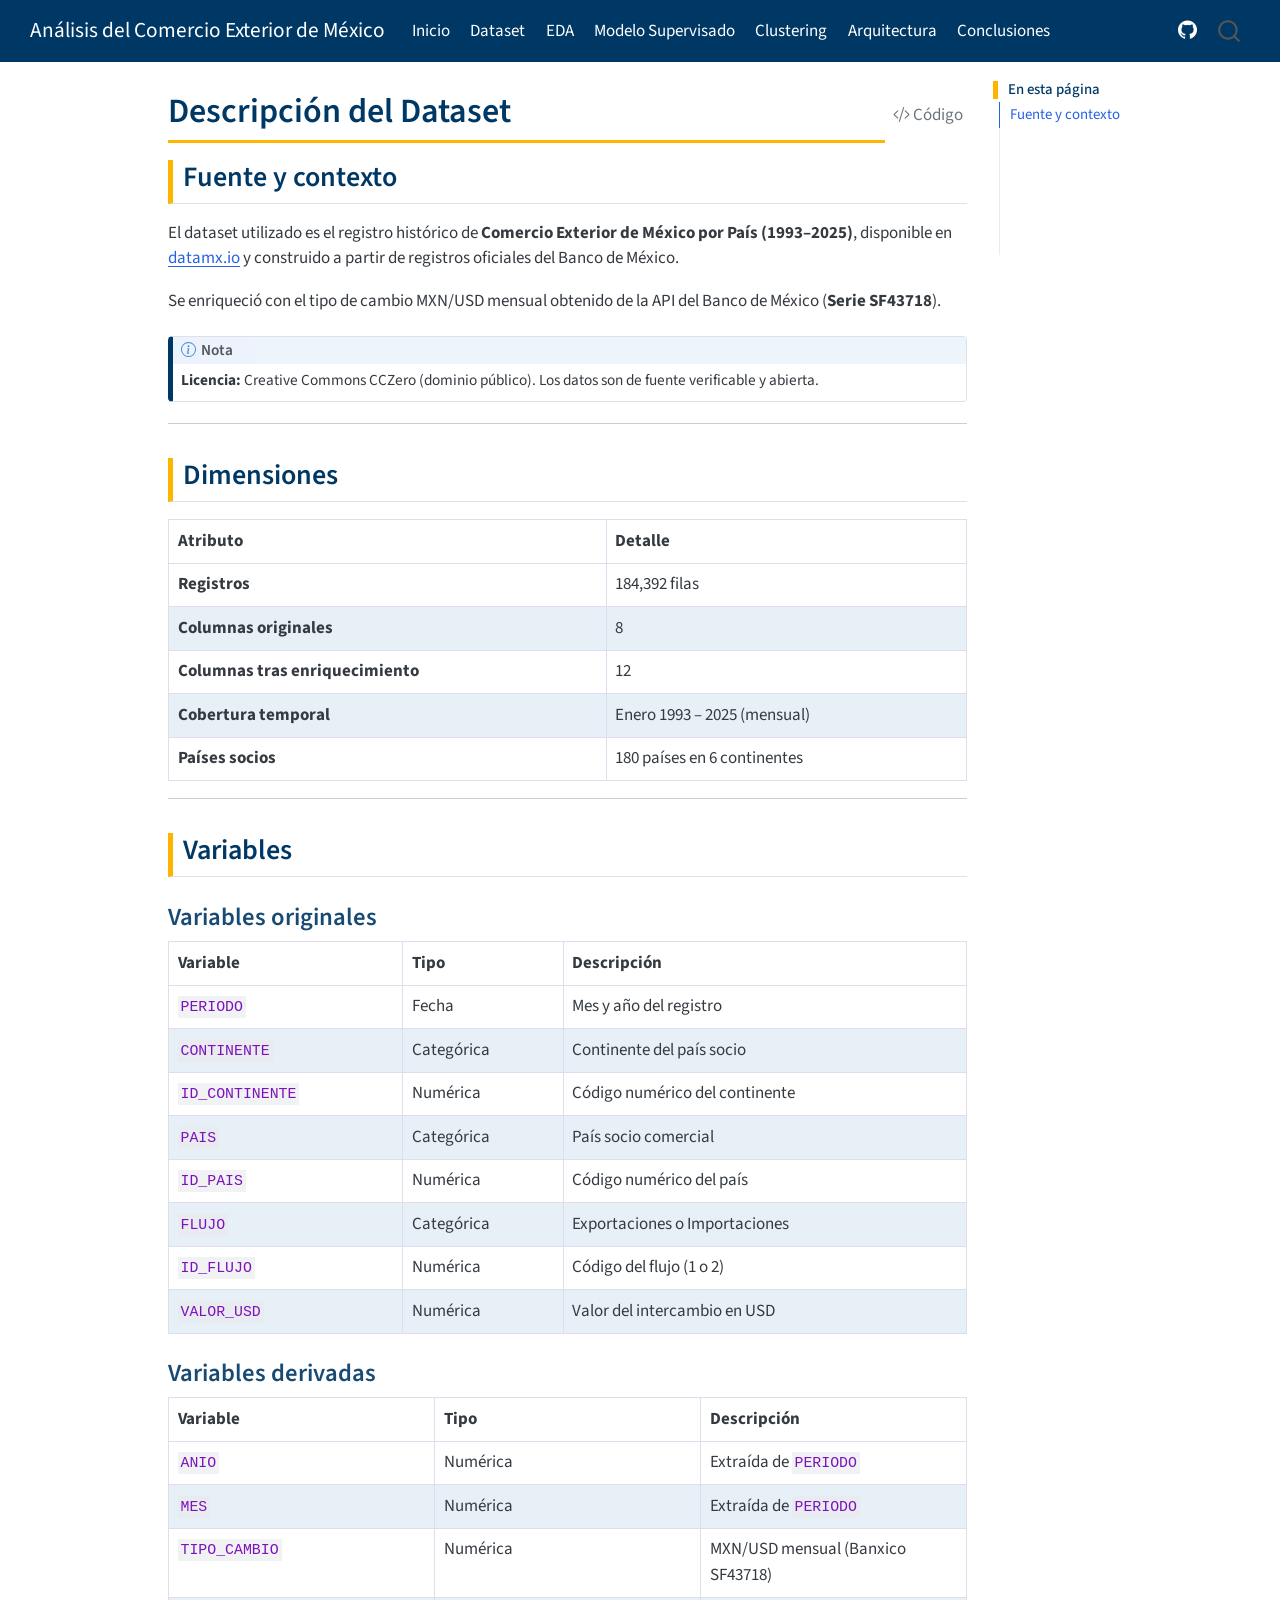
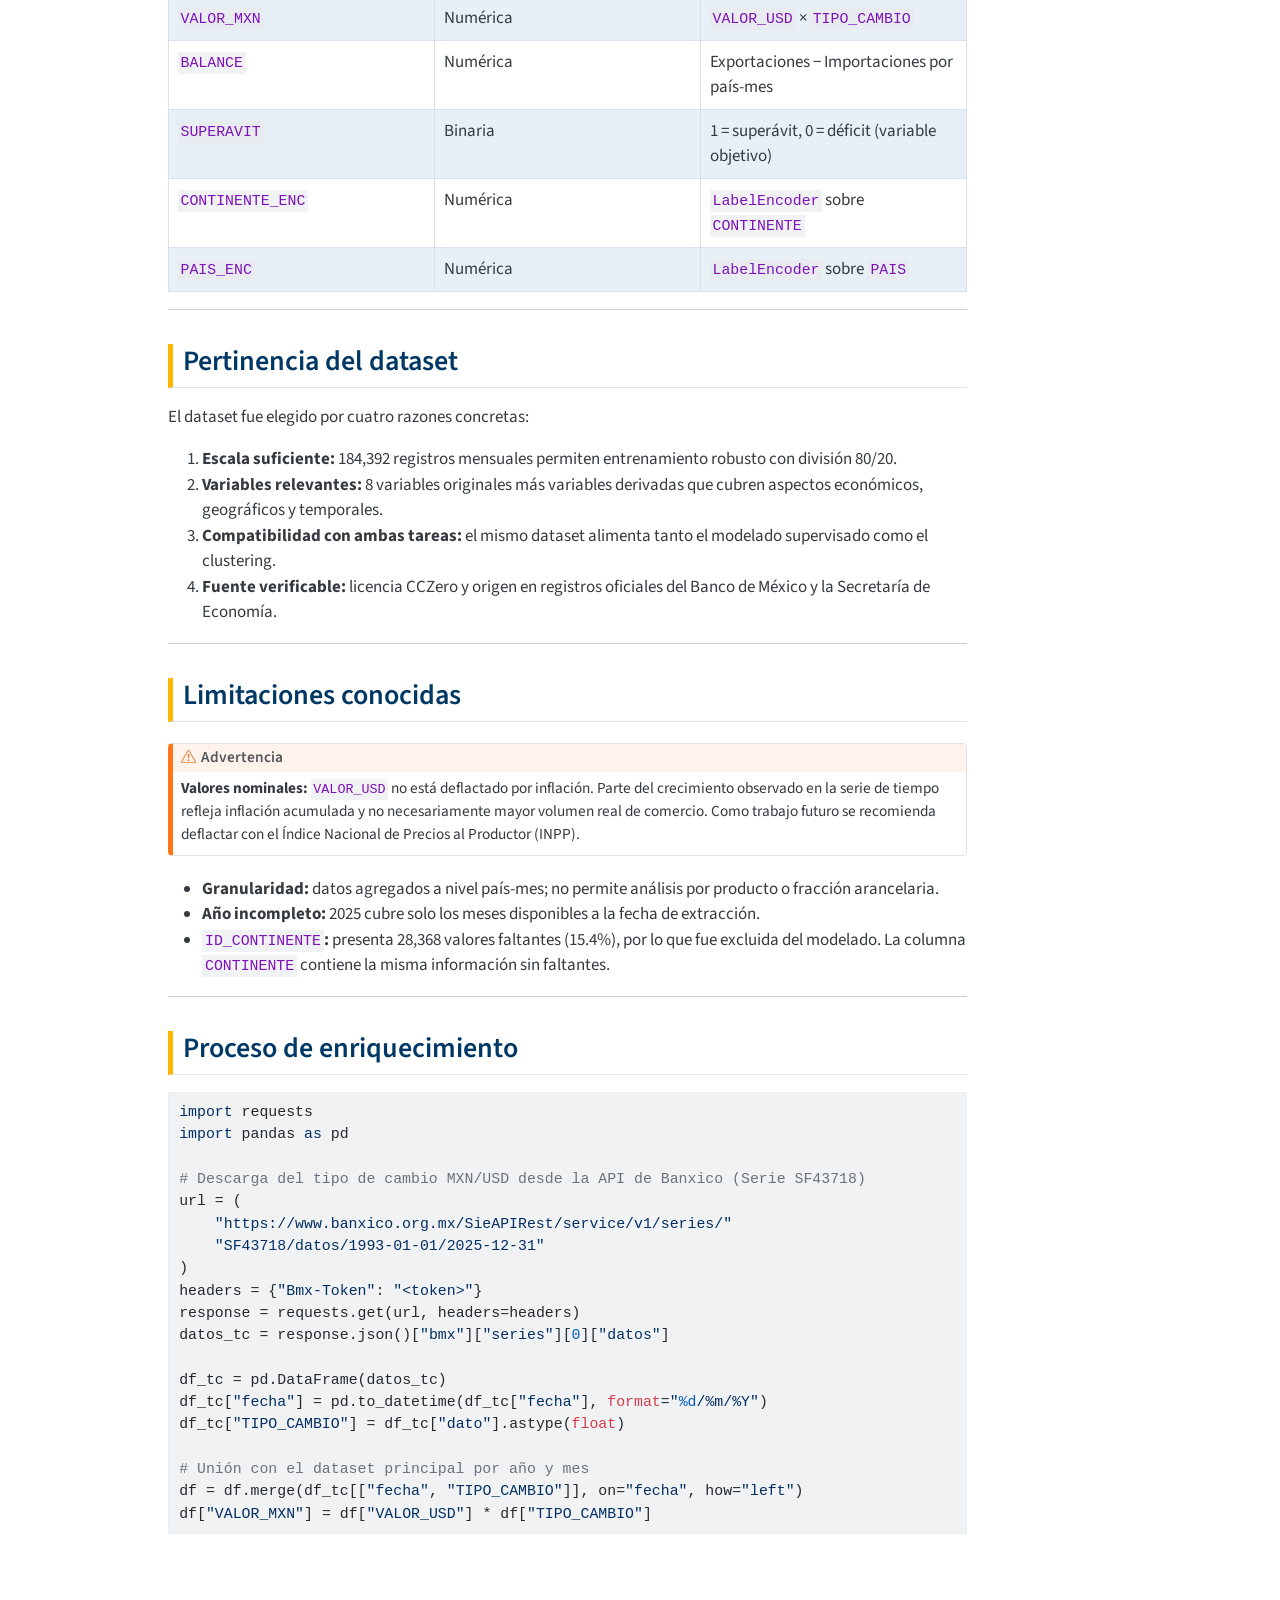
<file: docs/dataset.html>
<!DOCTYPE html>
<html xmlns="http://www.w3.org/1999/xhtml" lang="es" xml:lang="es"><head>

<meta charset="utf-8">
<meta name="generator" content="quarto-1.9.36">

<meta name="viewport" content="width=device-width, initial-scale=1.0, user-scalable=yes">


<title>Descripción del Dataset – Análisis del Comercio Exterior de México</title>
<style>
/* Default styles provided by pandoc.
** See https://pandoc.org/MANUAL.html#variables-for-html for config info.
*/
code{white-space: pre-wrap;}
span.smallcaps{font-variant: small-caps;}
div.columns{display: flex; gap: min(4vw, 1.5em);}
div.column{flex: auto; overflow-x: auto;}
div.hanging-indent{margin-left: 1.5em; text-indent: -1.5em;}
ul.task-list{list-style: none;}
ul.task-list li input[type="checkbox"] {
  width: 0.8em;
  margin: 0 0.8em 0.2em -1em; /* quarto-specific, see https://github.com/quarto-dev/quarto-cli/issues/4556 */ 
  vertical-align: middle;
}
/* CSS for syntax highlighting */
html { -webkit-text-size-adjust: 100%; }
pre > code.sourceCode { white-space: pre; position: relative; }
pre > code.sourceCode > span { display: inline-block; line-height: 1.25; }
pre > code.sourceCode > span:empty { height: 1.2em; }
.sourceCode { overflow: visible; }
code.sourceCode > span { color: inherit; text-decoration: inherit; }
div.sourceCode { margin: 1em 0; }
pre.sourceCode { margin: 0; }
@media screen {
div.sourceCode { overflow: auto; }
}
@media print {
pre > code.sourceCode { white-space: pre-wrap; }
pre > code.sourceCode > span { text-indent: -5em; padding-left: 5em; }
}
pre.numberSource code
  { counter-reset: source-line 0; }
pre.numberSource code > span
  { position: relative; left: -4em; counter-increment: source-line; }
pre.numberSource code > span > a:first-child::before
  { content: counter(source-line);
    position: relative; left: -1em; text-align: right; vertical-align: baseline;
    border: none; display: inline-block;
    -webkit-touch-callout: none; -webkit-user-select: none;
    -khtml-user-select: none; -moz-user-select: none;
    -ms-user-select: none; user-select: none;
    padding: 0 4px; width: 4em;
  }
pre.numberSource { margin-left: 3em;  padding-left: 4px; }
div.sourceCode
  {   }
@media screen {
pre > code.sourceCode > span > a:first-child::before { text-decoration: underline; }
}
</style>


<script src="site_libs/quarto-nav/quarto-nav.js"></script>
<script src="site_libs/quarto-nav/headroom.min.js"></script>
<script src="site_libs/clipboard/clipboard.min.js"></script>
<script src="site_libs/quarto-search/autocomplete.umd.js"></script>
<script src="site_libs/quarto-search/fuse.min.js"></script>
<script src="site_libs/quarto-search/quarto-search.js"></script>
<meta name="quarto:offset" content="./">
<script src="site_libs/quarto-html/quarto.js" type="module"></script>
<script src="site_libs/quarto-html/tabsets/tabsets.js" type="module"></script>
<script src="site_libs/quarto-html/popper.min.js"></script>
<script src="site_libs/quarto-html/tippy.umd.min.js"></script>
<script src="site_libs/quarto-html/anchor.min.js"></script>
<link href="site_libs/quarto-html/tippy.css" rel="stylesheet">
<link href="site_libs/quarto-html/quarto-syntax-highlighting-a06763021a52c43c40a351ac8b799b8f.css" rel="stylesheet" id="quarto-text-highlighting-styles">
<script src="site_libs/bootstrap/bootstrap.min.js"></script>
<link href="site_libs/bootstrap/bootstrap-icons.css" rel="stylesheet">
<link href="site_libs/bootstrap/bootstrap-5c7f5333527ab496a01c18898676404e.min.css" rel="stylesheet" append-hash="true" id="quarto-bootstrap" data-mode="light">
<script id="quarto-search-options" type="application/json">{
  "location": "navbar",
  "copy-button": false,
  "collapse-after": 3,
  "panel-placement": "end",
  "type": "overlay",
  "limit": 50,
  "keyboard-shortcut": [
    "f",
    "/",
    "s"
  ],
  "show-item-context": false,
  "language": {
    "search-no-results-text": "No se han encontrado resultados",
    "search-matching-documents-text": "documentos encontrados",
    "search-copy-link-title": "Copiar el enlace en la búsqueda",
    "search-hide-matches-text": "Ocultar resultados adicionales",
    "search-more-match-text": "resultado adicional en este documento",
    "search-more-matches-text": "resultados adicionales en este documento",
    "search-clear-button-title": "Borrar",
    "search-text-placeholder": "",
    "search-detached-cancel-button-title": "Cancelar",
    "search-submit-button-title": "Enviar",
    "search-label": "Buscar"
  }
}</script>


<link rel="stylesheet" href="styles.css">
</head>

<body class="nav-fixed quarto-light">

<div id="quarto-search-results"></div>
  <header id="quarto-header" class="headroom fixed-top">
    <nav class="navbar navbar-expand-lg " data-bs-theme="dark">
      <div class="navbar-container container-fluid">
      <div class="navbar-brand-container mx-auto">
    <a class="navbar-brand" href="./index.html">
    <span class="navbar-title">Análisis del Comercio Exterior de México</span>
    </a>
  </div>
            <div id="quarto-search" class="" title="Buscar"></div>
          <button class="navbar-toggler" type="button" data-bs-toggle="collapse" data-bs-target="#navbarCollapse" aria-controls="navbarCollapse" role="menu" aria-expanded="false" aria-label="Navegación de palanca" onclick="if (window.quartoToggleHeadroom) { window.quartoToggleHeadroom(); }">
  <span class="navbar-toggler-icon"></span>
</button>
          <div class="collapse navbar-collapse" id="navbarCollapse">
            <ul class="navbar-nav navbar-nav-scroll me-auto">
  <li class="nav-item">
    <a class="nav-link" href="./index.html"> 
<span class="menu-text">Inicio</span></a>
  </li>  
  <li class="nav-item">
    <a class="nav-link active" href="./dataset.html" aria-current="page"> 
<span class="menu-text">Dataset</span></a>
  </li>  
  <li class="nav-item">
    <a class="nav-link" href="./eda.html"> 
<span class="menu-text">EDA</span></a>
  </li>  
  <li class="nav-item">
    <a class="nav-link" href="./supervisado.html"> 
<span class="menu-text">Modelo Supervisado</span></a>
  </li>  
  <li class="nav-item">
    <a class="nav-link" href="./clustering.html"> 
<span class="menu-text">Clustering</span></a>
  </li>  
  <li class="nav-item">
    <a class="nav-link" href="./arquitectura.html"> 
<span class="menu-text">Arquitectura</span></a>
  </li>  
  <li class="nav-item">
    <a class="nav-link" href="./conclusiones.html"> 
<span class="menu-text">Conclusiones</span></a>
  </li>  
</ul>
            <ul class="navbar-nav navbar-nav-scroll ms-auto">
  <li class="nav-item compact">
    <a class="nav-link" href="https://github.com/rany2023/Proyecto_Final_AyMD"> <i class="bi bi-github" role="img">
</i> 
<span class="menu-text"></span></a>
  </li>  
</ul>
          </div> <!-- /navcollapse -->
            <div class="quarto-navbar-tools">
</div>
      </div> <!-- /container-fluid -->
    </nav>
</header>
<!-- content -->
<div id="quarto-content" class="quarto-container page-columns page-rows-contents page-layout-article page-navbar">
<!-- sidebar -->
<!-- margin-sidebar -->
    <div id="quarto-margin-sidebar" class="sidebar margin-sidebar">
        <nav id="TOC" role="doc-toc" class="toc-active">
    <h2 id="toc-title">En esta página</h2>
   
  <ul>
  <li><a href="#fuente-y-contexto" id="toc-fuente-y-contexto" class="nav-link active" data-scroll-target="#fuente-y-contexto">Fuente y contexto</a></li>
  <li><a href="#dimensiones" id="toc-dimensiones" class="nav-link" data-scroll-target="#dimensiones">Dimensiones</a></li>
  <li><a href="#variables" id="toc-variables" class="nav-link" data-scroll-target="#variables">Variables</a>
  <ul class="collapse">
  <li><a href="#variables-originales" id="toc-variables-originales" class="nav-link" data-scroll-target="#variables-originales">Variables originales</a></li>
  <li><a href="#variables-derivadas" id="toc-variables-derivadas" class="nav-link" data-scroll-target="#variables-derivadas">Variables derivadas</a></li>
  </ul></li>
  <li><a href="#pertinencia-del-dataset" id="toc-pertinencia-del-dataset" class="nav-link" data-scroll-target="#pertinencia-del-dataset">Pertinencia del dataset</a></li>
  <li><a href="#limitaciones-conocidas" id="toc-limitaciones-conocidas" class="nav-link" data-scroll-target="#limitaciones-conocidas">Limitaciones conocidas</a></li>
  <li><a href="#proceso-de-enriquecimiento" id="toc-proceso-de-enriquecimiento" class="nav-link" data-scroll-target="#proceso-de-enriquecimiento">Proceso de enriquecimiento</a></li>
  </ul>
</nav>
    </div>
<!-- main -->
<main class="content" id="quarto-document-content">

<header id="title-block-header" class="quarto-title-block default">
<div class="quarto-title">
<div class="quarto-title-block"><div><h1 class="title">Descripción del Dataset</h1><button type="button" class="btn code-tools-button" id="quarto-code-tools-source"><i class="bi"></i> Código</button></div></div>
</div>



<div class="quarto-title-meta">

    
  
    
  </div>
  


</header>


<section id="fuente-y-contexto" class="level2">
<h2 class="anchored" data-anchor-id="fuente-y-contexto">Fuente y contexto</h2>
<p>El dataset utilizado es el registro histórico de <strong>Comercio Exterior de México por País (1993–2025)</strong>, disponible en <a href="https://datamx.io/es/dataset/comercio-exterior-de-mexico-por-pais-1993-2025">datamx.io</a> y construido a partir de registros oficiales del Banco de México.</p>
<p>Se enriqueció con el tipo de cambio MXN/USD mensual obtenido de la API del Banco de México (<strong>Serie SF43718</strong>).</p>
<div class="callout callout-style-default callout-note callout-titled">
<div class="callout-header d-flex align-content-center">
<div class="callout-icon-container">
<i class="callout-icon"></i>
</div>
<div class="callout-title-container flex-fill">
Nota
</div>
</div>
<div class="callout-body-container callout-body">
<p><strong>Licencia:</strong> Creative Commons CCZero (dominio público). Los datos son de fuente verificable y abierta.</p>
</div>
</div>
<hr>
</section>
<section id="dimensiones" class="level2">
<h2 class="anchored" data-anchor-id="dimensiones">Dimensiones</h2>
<table class="caption-top table">
<thead>
<tr class="header">
<th>Atributo</th>
<th>Detalle</th>
</tr>
</thead>
<tbody>
<tr class="odd">
<td><strong>Registros</strong></td>
<td>184,392 filas</td>
</tr>
<tr class="even">
<td><strong>Columnas originales</strong></td>
<td>8</td>
</tr>
<tr class="odd">
<td><strong>Columnas tras enriquecimiento</strong></td>
<td>12</td>
</tr>
<tr class="even">
<td><strong>Cobertura temporal</strong></td>
<td>Enero 1993 – 2025 (mensual)</td>
</tr>
<tr class="odd">
<td><strong>Países socios</strong></td>
<td>180 países en 6 continentes</td>
</tr>
</tbody>
</table>
<hr>
</section>
<section id="variables" class="level2">
<h2 class="anchored" data-anchor-id="variables">Variables</h2>
<section id="variables-originales" class="level3">
<h3 class="anchored" data-anchor-id="variables-originales">Variables originales</h3>
<table class="caption-top table">
<thead>
<tr class="header">
<th>Variable</th>
<th>Tipo</th>
<th>Descripción</th>
</tr>
</thead>
<tbody>
<tr class="odd">
<td><code>PERIODO</code></td>
<td>Fecha</td>
<td>Mes y año del registro</td>
</tr>
<tr class="even">
<td><code>CONTINENTE</code></td>
<td>Categórica</td>
<td>Continente del país socio</td>
</tr>
<tr class="odd">
<td><code>ID_CONTINENTE</code></td>
<td>Numérica</td>
<td>Código numérico del continente</td>
</tr>
<tr class="even">
<td><code>PAIS</code></td>
<td>Categórica</td>
<td>País socio comercial</td>
</tr>
<tr class="odd">
<td><code>ID_PAIS</code></td>
<td>Numérica</td>
<td>Código numérico del país</td>
</tr>
<tr class="even">
<td><code>FLUJO</code></td>
<td>Categórica</td>
<td>Exportaciones o Importaciones</td>
</tr>
<tr class="odd">
<td><code>ID_FLUJO</code></td>
<td>Numérica</td>
<td>Código del flujo (1 o 2)</td>
</tr>
<tr class="even">
<td><code>VALOR_USD</code></td>
<td>Numérica</td>
<td>Valor del intercambio en USD</td>
</tr>
</tbody>
</table>
</section>
<section id="variables-derivadas" class="level3">
<h3 class="anchored" data-anchor-id="variables-derivadas">Variables derivadas</h3>
<table class="caption-top table">
<colgroup>
<col style="width: 33%">
<col style="width: 33%">
<col style="width: 33%">
</colgroup>
<thead>
<tr class="header">
<th>Variable</th>
<th>Tipo</th>
<th>Descripción</th>
</tr>
</thead>
<tbody>
<tr class="odd">
<td><code>ANIO</code></td>
<td>Numérica</td>
<td>Extraída de <code>PERIODO</code></td>
</tr>
<tr class="even">
<td><code>MES</code></td>
<td>Numérica</td>
<td>Extraída de <code>PERIODO</code></td>
</tr>
<tr class="odd">
<td><code>TIPO_CAMBIO</code></td>
<td>Numérica</td>
<td>MXN/USD mensual (Banxico SF43718)</td>
</tr>
<tr class="even">
<td><code>VALOR_MXN</code></td>
<td>Numérica</td>
<td><code>VALOR_USD</code> × <code>TIPO_CAMBIO</code></td>
</tr>
<tr class="odd">
<td><code>BALANCE</code></td>
<td>Numérica</td>
<td>Exportaciones − Importaciones por país-mes</td>
</tr>
<tr class="even">
<td><code>SUPERAVIT</code></td>
<td>Binaria</td>
<td>1 = superávit, 0 = déficit (variable objetivo)</td>
</tr>
<tr class="odd">
<td><code>CONTINENTE_ENC</code></td>
<td>Numérica</td>
<td><code>LabelEncoder</code> sobre <code>CONTINENTE</code></td>
</tr>
<tr class="even">
<td><code>PAIS_ENC</code></td>
<td>Numérica</td>
<td><code>LabelEncoder</code> sobre <code>PAIS</code></td>
</tr>
</tbody>
</table>
<hr>
</section>
</section>
<section id="pertinencia-del-dataset" class="level2">
<h2 class="anchored" data-anchor-id="pertinencia-del-dataset">Pertinencia del dataset</h2>
<p>El dataset fue elegido por cuatro razones concretas:</p>
<ol type="1">
<li><strong>Escala suficiente:</strong> 184,392 registros mensuales permiten entrenamiento robusto con división 80/20.</li>
<li><strong>Variables relevantes:</strong> 8 variables originales más variables derivadas que cubren aspectos económicos, geográficos y temporales.</li>
<li><strong>Compatibilidad con ambas tareas:</strong> el mismo dataset alimenta tanto el modelado supervisado como el clustering.</li>
<li><strong>Fuente verificable:</strong> licencia CCZero y origen en registros oficiales del Banco de México y la Secretaría de Economía.</li>
</ol>
<hr>
</section>
<section id="limitaciones-conocidas" class="level2">
<h2 class="anchored" data-anchor-id="limitaciones-conocidas">Limitaciones conocidas</h2>
<div class="callout callout-style-default callout-warning callout-titled">
<div class="callout-header d-flex align-content-center">
<div class="callout-icon-container">
<i class="callout-icon"></i>
</div>
<div class="callout-title-container flex-fill">
Advertencia
</div>
</div>
<div class="callout-body-container callout-body">
<p><strong>Valores nominales:</strong> <code>VALOR_USD</code> no está deflactado por inflación. Parte del crecimiento observado en la serie de tiempo refleja inflación acumulada y no necesariamente mayor volumen real de comercio. Como trabajo futuro se recomienda deflactar con el Índice Nacional de Precios al Productor (INPP).</p>
</div>
</div>
<ul>
<li><strong>Granularidad:</strong> datos agregados a nivel país-mes; no permite análisis por producto o fracción arancelaria.</li>
<li><strong>Año incompleto:</strong> 2025 cubre solo los meses disponibles a la fecha de extracción.</li>
<li><strong><code>ID_CONTINENTE</code>:</strong> presenta 28,368 valores faltantes (15.4%), por lo que fue excluida del modelado. La columna <code>CONTINENTE</code> contiene la misma información sin faltantes.</li>
</ul>
<hr>
</section>
<section id="proceso-de-enriquecimiento" class="level2">
<h2 class="anchored" data-anchor-id="proceso-de-enriquecimiento">Proceso de enriquecimiento</h2>
<div class="code-copy-outer-scaffold"><div class="sourceCode" id="cb1"><pre class="sourceCode python code-with-copy"><code class="sourceCode python"><span id="cb1-1"><a href="#cb1-1" aria-hidden="true" tabindex="-1"></a><span class="im">import</span> requests</span>
<span id="cb1-2"><a href="#cb1-2" aria-hidden="true" tabindex="-1"></a><span class="im">import</span> pandas <span class="im">as</span> pd</span>
<span id="cb1-3"><a href="#cb1-3" aria-hidden="true" tabindex="-1"></a></span>
<span id="cb1-4"><a href="#cb1-4" aria-hidden="true" tabindex="-1"></a><span class="co"># Descarga del tipo de cambio MXN/USD desde la API de Banxico (Serie SF43718)</span></span>
<span id="cb1-5"><a href="#cb1-5" aria-hidden="true" tabindex="-1"></a>url <span class="op">=</span> (</span>
<span id="cb1-6"><a href="#cb1-6" aria-hidden="true" tabindex="-1"></a>    <span class="st">"https://www.banxico.org.mx/SieAPIRest/service/v1/series/"</span></span>
<span id="cb1-7"><a href="#cb1-7" aria-hidden="true" tabindex="-1"></a>    <span class="st">"SF43718/datos/1993-01-01/2025-12-31"</span></span>
<span id="cb1-8"><a href="#cb1-8" aria-hidden="true" tabindex="-1"></a>)</span>
<span id="cb1-9"><a href="#cb1-9" aria-hidden="true" tabindex="-1"></a>headers <span class="op">=</span> {<span class="st">"Bmx-Token"</span>: <span class="st">"&lt;token&gt;"</span>}</span>
<span id="cb1-10"><a href="#cb1-10" aria-hidden="true" tabindex="-1"></a>response <span class="op">=</span> requests.get(url, headers<span class="op">=</span>headers)</span>
<span id="cb1-11"><a href="#cb1-11" aria-hidden="true" tabindex="-1"></a>datos_tc <span class="op">=</span> response.json()[<span class="st">"bmx"</span>][<span class="st">"series"</span>][<span class="dv">0</span>][<span class="st">"datos"</span>]</span>
<span id="cb1-12"><a href="#cb1-12" aria-hidden="true" tabindex="-1"></a></span>
<span id="cb1-13"><a href="#cb1-13" aria-hidden="true" tabindex="-1"></a>df_tc <span class="op">=</span> pd.DataFrame(datos_tc)</span>
<span id="cb1-14"><a href="#cb1-14" aria-hidden="true" tabindex="-1"></a>df_tc[<span class="st">"fecha"</span>] <span class="op">=</span> pd.to_datetime(df_tc[<span class="st">"fecha"</span>], <span class="bu">format</span><span class="op">=</span><span class="st">"</span><span class="sc">%d</span><span class="st">/%m/%Y"</span>)</span>
<span id="cb1-15"><a href="#cb1-15" aria-hidden="true" tabindex="-1"></a>df_tc[<span class="st">"TIPO_CAMBIO"</span>] <span class="op">=</span> df_tc[<span class="st">"dato"</span>].astype(<span class="bu">float</span>)</span>
<span id="cb1-16"><a href="#cb1-16" aria-hidden="true" tabindex="-1"></a></span>
<span id="cb1-17"><a href="#cb1-17" aria-hidden="true" tabindex="-1"></a><span class="co"># Unión con el dataset principal por año y mes</span></span>
<span id="cb1-18"><a href="#cb1-18" aria-hidden="true" tabindex="-1"></a>df <span class="op">=</span> df.merge(df_tc[[<span class="st">"fecha"</span>, <span class="st">"TIPO_CAMBIO"</span>]], on<span class="op">=</span><span class="st">"fecha"</span>, how<span class="op">=</span><span class="st">"left"</span>)</span>
<span id="cb1-19"><a href="#cb1-19" aria-hidden="true" tabindex="-1"></a>df[<span class="st">"VALOR_MXN"</span>] <span class="op">=</span> df[<span class="st">"VALOR_USD"</span>] <span class="op">*</span> df[<span class="st">"TIPO_CAMBIO"</span>]</span></code></pre></div><button title="Copiar al portapapeles" class="code-copy-button"><i class="bi"></i></button></div>


<!-- -->

</section>

</main> <!-- /main -->
<script id="quarto-html-after-body" type="application/javascript">
  window.document.addEventListener("DOMContentLoaded", function (event) {
    const icon = "";
    const anchorJS = new window.AnchorJS();
    anchorJS.options = {
      placement: 'right',
      icon: icon
    };
    anchorJS.add('.anchored');
    const isCodeAnnotation = (el) => {
      for (const clz of el.classList) {
        if (clz.startsWith('code-annotation-')) {                     
          return true;
        }
      }
      return false;
    }
    const onCopySuccess = function(e) {
      // button target
      const button = e.trigger;
      // don't keep focus
      button.blur();
      // flash "checked"
      button.classList.add('code-copy-button-checked');
      var currentTitle = button.getAttribute("title");
      button.setAttribute("title", "Copiado");
      let tooltip;
      if (window.bootstrap) {
        button.setAttribute("data-bs-toggle", "tooltip");
        button.setAttribute("data-bs-placement", "left");
        button.setAttribute("data-bs-title", "Copiado");
        tooltip = new bootstrap.Tooltip(button, 
          { trigger: "manual", 
            customClass: "code-copy-button-tooltip",
            offset: [0, -8]});
        tooltip.show();    
      }
      setTimeout(function() {
        if (tooltip) {
          tooltip.hide();
          button.removeAttribute("data-bs-title");
          button.removeAttribute("data-bs-toggle");
          button.removeAttribute("data-bs-placement");
        }
        button.setAttribute("title", currentTitle);
        button.classList.remove('code-copy-button-checked');
      }, 1000);
      // clear code selection
      e.clearSelection();
    }
    const getTextToCopy = function(trigger) {
      const outerScaffold = trigger.parentElement.cloneNode(true);
      const codeEl = outerScaffold.querySelector('code');
      for (const childEl of codeEl.children) {
        if (isCodeAnnotation(childEl)) {
          childEl.remove();
        }
      }
      return codeEl.innerText;
    }
    const clipboard = new window.ClipboardJS('.code-copy-button:not([data-in-quarto-modal])', {
      text: getTextToCopy
    });
    clipboard.on('success', onCopySuccess);
    if (window.document.getElementById('quarto-embedded-source-code-modal')) {
      const clipboardModal = new window.ClipboardJS('.code-copy-button[data-in-quarto-modal]', {
        text: getTextToCopy,
        container: window.document.getElementById('quarto-embedded-source-code-modal')
      });
      clipboardModal.on('success', onCopySuccess);
    }
    const viewSource = window.document.getElementById('quarto-view-source') ||
                       window.document.getElementById('quarto-code-tools-source');
    if (viewSource) {
      const sourceUrl = viewSource.getAttribute("data-quarto-source-url");
      viewSource.addEventListener("click", function(e) {
        if (sourceUrl) {
          // rstudio viewer pane
          if (/\bcapabilities=\b/.test(window.location)) {
            window.open(sourceUrl);
          } else {
            window.location.href = sourceUrl;
          }
        } else {
          const modal = new bootstrap.Modal(document.getElementById('quarto-embedded-source-code-modal'));
          modal.show();
        }
        return false;
      });
    }
    function toggleCodeHandler(show) {
      return function(e) {
        const detailsSrc = window.document.querySelectorAll(".cell > details > .sourceCode");
        for (let i=0; i<detailsSrc.length; i++) {
          const details = detailsSrc[i].parentElement;
          if (show) {
            details.open = true;
          } else {
            details.removeAttribute("open");
          }
        }
        const cellCodeDivs = window.document.querySelectorAll(".cell > .sourceCode");
        const fromCls = show ? "hidden" : "unhidden";
        const toCls = show ? "unhidden" : "hidden";
        for (let i=0; i<cellCodeDivs.length; i++) {
          const codeDiv = cellCodeDivs[i];
          if (codeDiv.classList.contains(fromCls)) {
            codeDiv.classList.remove(fromCls);
            codeDiv.classList.add(toCls);
          } 
        }
        return false;
      }
    }
    const hideAllCode = window.document.getElementById("quarto-hide-all-code");
    if (hideAllCode) {
      hideAllCode.addEventListener("click", toggleCodeHandler(false));
    }
    const showAllCode = window.document.getElementById("quarto-show-all-code");
    if (showAllCode) {
      showAllCode.addEventListener("click", toggleCodeHandler(true));
    }
      var localhostRegex = new RegExp(/^(?:http|https):\/\/localhost\:?[0-9]*\//);
      var mailtoRegex = new RegExp(/^mailto:/);
        var filterRegex = new RegExp('/' + window.location.host + '/');
      var isInternal = (href) => {
          return filterRegex.test(href) || localhostRegex.test(href) || mailtoRegex.test(href);
      }
      // Inspect non-navigation links and adorn them if external
     var links = window.document.querySelectorAll('a[href]:not(.nav-link):not(.navbar-brand):not(.toc-action):not(.sidebar-link):not(.sidebar-item-toggle):not(.pagination-link):not(.no-external):not([aria-hidden]):not(.dropdown-item):not(.quarto-navigation-tool):not(.about-link)');
      for (var i=0; i<links.length; i++) {
        const link = links[i];
        if (!isInternal(link.href)) {
          // undo the damage that might have been done by quarto-nav.js in the case of
          // links that we want to consider external
          if (link.dataset.originalHref !== undefined) {
            link.href = link.dataset.originalHref;
          }
        }
      }
    function tippyHover(el, contentFn, onTriggerFn, onUntriggerFn) {
      const config = {
        allowHTML: true,
        maxWidth: 500,
        delay: 100,
        arrow: false,
        appendTo: function(el) {
            return el.parentElement;
        },
        interactive: true,
        interactiveBorder: 10,
        theme: 'quarto',
        placement: 'bottom-start',
      };
      if (contentFn) {
        config.content = contentFn;
      }
      if (onTriggerFn) {
        config.onTrigger = onTriggerFn;
      }
      if (onUntriggerFn) {
        config.onUntrigger = onUntriggerFn;
      }
      window.tippy(el, config); 
    }
    const noterefs = window.document.querySelectorAll('a[role="doc-noteref"]');
    for (var i=0; i<noterefs.length; i++) {
      const ref = noterefs[i];
      tippyHover(ref, function() {
        // use id or data attribute instead here
        let href = ref.getAttribute('data-footnote-href') || ref.getAttribute('href');
        try { href = new URL(href).hash; } catch {}
        const id = href.replace(/^#\/?/, "");
        const note = window.document.getElementById(id);
        if (note) {
          return note.innerHTML;
        } else {
          return "";
        }
      });
    }
    const xrefs = window.document.querySelectorAll('a.quarto-xref');
    const processXRef = (id, note) => {
      // Strip column container classes
      const stripColumnClz = (el) => {
        el.classList.remove("page-full", "page-columns");
        if (el.children) {
          for (const child of el.children) {
            stripColumnClz(child);
          }
        }
      }
      stripColumnClz(note)
      if (id === null || id.startsWith('sec-')) {
        // Special case sections, only their first couple elements
        const container = document.createElement("div");
        if (note.children && note.children.length > 2) {
          container.appendChild(note.children[0].cloneNode(true));
          for (let i = 1; i < note.children.length; i++) {
            const child = note.children[i];
            if (child.tagName === "P" && child.innerText === "") {
              continue;
            } else {
              container.appendChild(child.cloneNode(true));
              break;
            }
          }
          if (window.Quarto?.typesetMath) {
            window.Quarto.typesetMath(container);
          }
          return container.innerHTML
        } else {
          if (window.Quarto?.typesetMath) {
            window.Quarto.typesetMath(note);
          }
          return note.innerHTML;
        }
      } else {
        // Remove any anchor links if they are present
        const anchorLink = note.querySelector('a.anchorjs-link');
        if (anchorLink) {
          anchorLink.remove();
        }
        if (window.Quarto?.typesetMath) {
          window.Quarto.typesetMath(note);
        }
        if (note.classList.contains("callout")) {
          return note.outerHTML;
        } else {
          return note.innerHTML;
        }
      }
    }
    for (var i=0; i<xrefs.length; i++) {
      const xref = xrefs[i];
      tippyHover(xref, undefined, function(instance) {
        instance.disable();
        let url = xref.getAttribute('href');
        let hash = undefined; 
        if (url.startsWith('#')) {
          hash = url;
        } else {
          try { hash = new URL(url).hash; } catch {}
        }
        if (hash) {
          const id = hash.replace(/^#\/?/, "");
          const note = window.document.getElementById(id);
          if (note !== null) {
            try {
              const html = processXRef(id, note.cloneNode(true));
              instance.setContent(html);
            } finally {
              instance.enable();
              instance.show();
            }
          } else {
            // See if we can fetch this
            fetch(url.split('#')[0])
            .then(res => res.text())
            .then(html => {
              const parser = new DOMParser();
              const htmlDoc = parser.parseFromString(html, "text/html");
              const note = htmlDoc.getElementById(id);
              if (note !== null) {
                const html = processXRef(id, note);
                instance.setContent(html);
              } 
            }).finally(() => {
              instance.enable();
              instance.show();
            });
          }
        } else {
          // See if we can fetch a full url (with no hash to target)
          // This is a special case and we should probably do some content thinning / targeting
          fetch(url)
          .then(res => res.text())
          .then(html => {
            const parser = new DOMParser();
            const htmlDoc = parser.parseFromString(html, "text/html");
            const note = htmlDoc.querySelector('main.content');
            if (note !== null) {
              // This should only happen for chapter cross references
              // (since there is no id in the URL)
              // remove the first header
              if (note.children.length > 0 && note.children[0].tagName === "HEADER") {
                note.children[0].remove();
              }
              const html = processXRef(null, note);
              instance.setContent(html);
            } 
          }).finally(() => {
            instance.enable();
            instance.show();
          });
        }
      }, function(instance) {
      });
    }
        let selectedAnnoteEl;
        const selectorForAnnotation = ( cell, annotation) => {
          let cellAttr = 'data-code-cell="' + cell + '"';
          let lineAttr = 'data-code-annotation="' +  annotation + '"';
          const selector = 'span[' + cellAttr + '][' + lineAttr + ']';
          return selector;
        }
        const selectCodeLines = (annoteEl) => {
          const doc = window.document;
          const targetCell = annoteEl.getAttribute("data-target-cell");
          const targetAnnotation = annoteEl.getAttribute("data-target-annotation");
          const annoteSpan = window.document.querySelector(selectorForAnnotation(targetCell, targetAnnotation));
          const lines = annoteSpan.getAttribute("data-code-lines").split(",");
          const lineIds = lines.map((line) => {
            return targetCell + "-" + line;
          })
          let top = null;
          let height = null;
          let parent = null;
          if (lineIds.length > 0) {
              //compute the position of the single el (top and bottom and make a div)
              const el = window.document.getElementById(lineIds[0]);
              top = el.offsetTop;
              height = el.offsetHeight;
              parent = el.parentElement.parentElement;
            if (lineIds.length > 1) {
              const lastEl = window.document.getElementById(lineIds[lineIds.length - 1]);
              const bottom = lastEl.offsetTop + lastEl.offsetHeight;
              height = bottom - top;
            }
            if (top !== null && height !== null && parent !== null) {
              // cook up a div (if necessary) and position it 
              let div = window.document.getElementById("code-annotation-line-highlight");
              if (div === null) {
                div = window.document.createElement("div");
                div.setAttribute("id", "code-annotation-line-highlight");
                div.style.position = 'absolute';
                parent.appendChild(div);
              }
              div.style.top = top - 2 + "px";
              div.style.height = height + 4 + "px";
              div.style.left = 0;
              let gutterDiv = window.document.getElementById("code-annotation-line-highlight-gutter");
              if (gutterDiv === null) {
                gutterDiv = window.document.createElement("div");
                gutterDiv.setAttribute("id", "code-annotation-line-highlight-gutter");
                gutterDiv.style.position = 'absolute';
                const codeCell = window.document.getElementById(targetCell);
                const gutter = codeCell.querySelector('.code-annotation-gutter');
                gutter.appendChild(gutterDiv);
              }
              gutterDiv.style.top = top - 2 + "px";
              gutterDiv.style.height = height + 4 + "px";
            }
            selectedAnnoteEl = annoteEl;
          }
        };
        const unselectCodeLines = () => {
          const elementsIds = ["code-annotation-line-highlight", "code-annotation-line-highlight-gutter"];
          elementsIds.forEach((elId) => {
            const div = window.document.getElementById(elId);
            if (div) {
              div.remove();
            }
          });
          selectedAnnoteEl = undefined;
        };
          // Handle positioning of the toggle
      window.addEventListener(
        "resize",
        throttle(() => {
          elRect = undefined;
          if (selectedAnnoteEl) {
            selectCodeLines(selectedAnnoteEl);
          }
        }, 10)
      );
      function throttle(fn, ms) {
      let throttle = false;
      let timer;
        return (...args) => {
          if(!throttle) { // first call gets through
              fn.apply(this, args);
              throttle = true;
          } else { // all the others get throttled
              if(timer) clearTimeout(timer); // cancel #2
              timer = setTimeout(() => {
                fn.apply(this, args);
                timer = throttle = false;
              }, ms);
          }
        };
      }
        // Attach click handler to the DT
        const annoteDls = window.document.querySelectorAll('dt[data-target-cell]');
        for (const annoteDlNode of annoteDls) {
          annoteDlNode.addEventListener('click', (event) => {
            const clickedEl = event.target;
            if (clickedEl !== selectedAnnoteEl) {
              unselectCodeLines();
              const activeEl = window.document.querySelector('dt[data-target-cell].code-annotation-active');
              if (activeEl) {
                activeEl.classList.remove('code-annotation-active');
              }
              selectCodeLines(clickedEl);
              clickedEl.classList.add('code-annotation-active');
            } else {
              // Unselect the line
              unselectCodeLines();
              clickedEl.classList.remove('code-annotation-active');
            }
          });
        }
    const findCites = (el) => {
      const parentEl = el.parentElement;
      if (parentEl) {
        const cites = parentEl.dataset.cites;
        if (cites) {
          return {
            el,
            cites: cites.split(' ')
          };
        } else {
          return findCites(el.parentElement)
        }
      } else {
        return undefined;
      }
    };
    var bibliorefs = window.document.querySelectorAll('a[role="doc-biblioref"]');
    for (var i=0; i<bibliorefs.length; i++) {
      const ref = bibliorefs[i];
      const citeInfo = findCites(ref);
      if (citeInfo) {
        tippyHover(citeInfo.el, function() {
          var popup = window.document.createElement('div');
          citeInfo.cites.forEach(function(cite) {
            var citeDiv = window.document.createElement('div');
            citeDiv.classList.add('hanging-indent');
            citeDiv.classList.add('csl-entry');
            var biblioDiv = window.document.getElementById('ref-' + cite);
            if (biblioDiv) {
              citeDiv.innerHTML = biblioDiv.innerHTML;
            }
            popup.appendChild(citeDiv);
          });
          return popup.innerHTML;
        });
      }
    }
  });
  </script><div class="modal fade" id="quarto-embedded-source-code-modal" tabindex="-1" aria-labelledby="quarto-embedded-source-code-modal-label" aria-hidden="true"><div class="modal-dialog modal-dialog-scrollable"><div class="modal-content"><div class="modal-header"><h5 class="modal-title" id="quarto-embedded-source-code-modal-label">Ejecutar el código</h5><button class="btn-close" data-bs-dismiss="modal"></button></div><div class="modal-body"><div class="">
<div class="code-copy-outer-scaffold"><div class="sourceCode" id="cb2" data-shortcodes="false"><pre class="sourceCode markdown code-with-copy"><code class="sourceCode markdown"><span id="cb2-1"><a href="#cb2-1" aria-hidden="true" tabindex="-1"></a><span class="co">---</span></span>
<span id="cb2-2"><a href="#cb2-2" aria-hidden="true" tabindex="-1"></a><span class="an">title:</span><span class="co"> "Descripción del Dataset"</span></span>
<span id="cb2-3"><a href="#cb2-3" aria-hidden="true" tabindex="-1"></a><span class="co">---</span></span>
<span id="cb2-4"><a href="#cb2-4" aria-hidden="true" tabindex="-1"></a></span>
<span id="cb2-5"><a href="#cb2-5" aria-hidden="true" tabindex="-1"></a><span class="fu">## Fuente y contexto</span></span>
<span id="cb2-6"><a href="#cb2-6" aria-hidden="true" tabindex="-1"></a></span>
<span id="cb2-7"><a href="#cb2-7" aria-hidden="true" tabindex="-1"></a>El dataset utilizado es el registro histórico de **Comercio Exterior de México por País (1993–2025)**, disponible en <span class="co">[</span><span class="ot">datamx.io</span><span class="co">](https://datamx.io/es/dataset/comercio-exterior-de-mexico-por-pais-1993-2025)</span> y construido a partir de registros oficiales del Banco de México.</span>
<span id="cb2-8"><a href="#cb2-8" aria-hidden="true" tabindex="-1"></a></span>
<span id="cb2-9"><a href="#cb2-9" aria-hidden="true" tabindex="-1"></a>Se enriqueció con el tipo de cambio MXN/USD mensual obtenido de la API del Banco de México (**Serie SF43718**).</span>
<span id="cb2-10"><a href="#cb2-10" aria-hidden="true" tabindex="-1"></a></span>
<span id="cb2-11"><a href="#cb2-11" aria-hidden="true" tabindex="-1"></a>:::{.callout-note}</span>
<span id="cb2-12"><a href="#cb2-12" aria-hidden="true" tabindex="-1"></a>**Licencia:** Creative Commons CCZero (dominio público). Los datos son de fuente verificable y abierta.</span>
<span id="cb2-13"><a href="#cb2-13" aria-hidden="true" tabindex="-1"></a>:::</span>
<span id="cb2-14"><a href="#cb2-14" aria-hidden="true" tabindex="-1"></a></span>
<span id="cb2-15"><a href="#cb2-15" aria-hidden="true" tabindex="-1"></a>---</span>
<span id="cb2-16"><a href="#cb2-16" aria-hidden="true" tabindex="-1"></a></span>
<span id="cb2-17"><a href="#cb2-17" aria-hidden="true" tabindex="-1"></a><span class="fu">## Dimensiones</span></span>
<span id="cb2-18"><a href="#cb2-18" aria-hidden="true" tabindex="-1"></a></span>
<span id="cb2-19"><a href="#cb2-19" aria-hidden="true" tabindex="-1"></a><span class="pp">|</span> Atributo <span class="pp">|</span> Detalle <span class="pp">|</span></span>
<span id="cb2-20"><a href="#cb2-20" aria-hidden="true" tabindex="-1"></a><span class="pp">|---|---|</span></span>
<span id="cb2-21"><a href="#cb2-21" aria-hidden="true" tabindex="-1"></a><span class="pp">|</span> **Registros** <span class="pp">|</span> 184,392 filas <span class="pp">|</span></span>
<span id="cb2-22"><a href="#cb2-22" aria-hidden="true" tabindex="-1"></a><span class="pp">|</span> **Columnas originales** <span class="pp">|</span> 8 <span class="pp">|</span></span>
<span id="cb2-23"><a href="#cb2-23" aria-hidden="true" tabindex="-1"></a><span class="pp">|</span> **Columnas tras enriquecimiento** <span class="pp">|</span> 12 <span class="pp">|</span></span>
<span id="cb2-24"><a href="#cb2-24" aria-hidden="true" tabindex="-1"></a><span class="pp">|</span> **Cobertura temporal** <span class="pp">|</span> Enero 1993 – 2025 (mensual) <span class="pp">|</span></span>
<span id="cb2-25"><a href="#cb2-25" aria-hidden="true" tabindex="-1"></a><span class="pp">|</span> **Países socios** <span class="pp">|</span> 180 países en 6 continentes <span class="pp">|</span></span>
<span id="cb2-26"><a href="#cb2-26" aria-hidden="true" tabindex="-1"></a></span>
<span id="cb2-27"><a href="#cb2-27" aria-hidden="true" tabindex="-1"></a>---</span>
<span id="cb2-28"><a href="#cb2-28" aria-hidden="true" tabindex="-1"></a></span>
<span id="cb2-29"><a href="#cb2-29" aria-hidden="true" tabindex="-1"></a><span class="fu">## Variables</span></span>
<span id="cb2-30"><a href="#cb2-30" aria-hidden="true" tabindex="-1"></a></span>
<span id="cb2-31"><a href="#cb2-31" aria-hidden="true" tabindex="-1"></a><span class="fu">### Variables originales</span></span>
<span id="cb2-32"><a href="#cb2-32" aria-hidden="true" tabindex="-1"></a></span>
<span id="cb2-33"><a href="#cb2-33" aria-hidden="true" tabindex="-1"></a><span class="pp">|</span> Variable <span class="pp">|</span> Tipo <span class="pp">|</span> Descripción <span class="pp">|</span></span>
<span id="cb2-34"><a href="#cb2-34" aria-hidden="true" tabindex="-1"></a><span class="pp">|---|---|---|</span></span>
<span id="cb2-35"><a href="#cb2-35" aria-hidden="true" tabindex="-1"></a><span class="pp">|</span> <span class="in">`PERIODO`</span> <span class="pp">|</span> Fecha <span class="pp">|</span> Mes y año del registro <span class="pp">|</span></span>
<span id="cb2-36"><a href="#cb2-36" aria-hidden="true" tabindex="-1"></a><span class="pp">|</span> <span class="in">`CONTINENTE`</span> <span class="pp">|</span> Categórica <span class="pp">|</span> Continente del país socio <span class="pp">|</span></span>
<span id="cb2-37"><a href="#cb2-37" aria-hidden="true" tabindex="-1"></a><span class="pp">|</span> <span class="in">`ID_CONTINENTE`</span> <span class="pp">|</span> Numérica <span class="pp">|</span> Código numérico del continente <span class="pp">|</span></span>
<span id="cb2-38"><a href="#cb2-38" aria-hidden="true" tabindex="-1"></a><span class="pp">|</span> <span class="in">`PAIS`</span> <span class="pp">|</span> Categórica <span class="pp">|</span> País socio comercial <span class="pp">|</span></span>
<span id="cb2-39"><a href="#cb2-39" aria-hidden="true" tabindex="-1"></a><span class="pp">|</span> <span class="in">`ID_PAIS`</span> <span class="pp">|</span> Numérica <span class="pp">|</span> Código numérico del país <span class="pp">|</span></span>
<span id="cb2-40"><a href="#cb2-40" aria-hidden="true" tabindex="-1"></a><span class="pp">|</span> <span class="in">`FLUJO`</span> <span class="pp">|</span> Categórica <span class="pp">|</span> Exportaciones o Importaciones <span class="pp">|</span></span>
<span id="cb2-41"><a href="#cb2-41" aria-hidden="true" tabindex="-1"></a><span class="pp">|</span> <span class="in">`ID_FLUJO`</span> <span class="pp">|</span> Numérica <span class="pp">|</span> Código del flujo (1 o 2) <span class="pp">|</span></span>
<span id="cb2-42"><a href="#cb2-42" aria-hidden="true" tabindex="-1"></a><span class="pp">|</span> <span class="in">`VALOR_USD`</span> <span class="pp">|</span> Numérica <span class="pp">|</span> Valor del intercambio en USD <span class="pp">|</span></span>
<span id="cb2-43"><a href="#cb2-43" aria-hidden="true" tabindex="-1"></a></span>
<span id="cb2-44"><a href="#cb2-44" aria-hidden="true" tabindex="-1"></a><span class="fu">### Variables derivadas</span></span>
<span id="cb2-45"><a href="#cb2-45" aria-hidden="true" tabindex="-1"></a></span>
<span id="cb2-46"><a href="#cb2-46" aria-hidden="true" tabindex="-1"></a><span class="pp">|</span> Variable <span class="pp">|</span> Tipo <span class="pp">|</span> Descripción <span class="pp">|</span></span>
<span id="cb2-47"><a href="#cb2-47" aria-hidden="true" tabindex="-1"></a><span class="pp">|---|---|---|</span></span>
<span id="cb2-48"><a href="#cb2-48" aria-hidden="true" tabindex="-1"></a><span class="pp">|</span> <span class="in">`ANIO`</span> <span class="pp">|</span> Numérica <span class="pp">|</span> Extraída de <span class="in">`PERIODO`</span> <span class="pp">|</span></span>
<span id="cb2-49"><a href="#cb2-49" aria-hidden="true" tabindex="-1"></a><span class="pp">|</span> <span class="in">`MES`</span> <span class="pp">|</span> Numérica <span class="pp">|</span> Extraída de <span class="in">`PERIODO`</span> <span class="pp">|</span></span>
<span id="cb2-50"><a href="#cb2-50" aria-hidden="true" tabindex="-1"></a><span class="pp">|</span> <span class="in">`TIPO_CAMBIO`</span> <span class="pp">|</span> Numérica <span class="pp">|</span> MXN/USD mensual (Banxico SF43718) <span class="pp">|</span></span>
<span id="cb2-51"><a href="#cb2-51" aria-hidden="true" tabindex="-1"></a><span class="pp">|</span> <span class="in">`VALOR_MXN`</span> <span class="pp">|</span> Numérica <span class="pp">|</span> <span class="in">`VALOR_USD`</span> × <span class="in">`TIPO_CAMBIO`</span> <span class="pp">|</span></span>
<span id="cb2-52"><a href="#cb2-52" aria-hidden="true" tabindex="-1"></a><span class="pp">|</span> <span class="in">`BALANCE`</span> <span class="pp">|</span> Numérica <span class="pp">|</span> Exportaciones − Importaciones por país-mes <span class="pp">|</span></span>
<span id="cb2-53"><a href="#cb2-53" aria-hidden="true" tabindex="-1"></a><span class="pp">|</span> <span class="in">`SUPERAVIT`</span> <span class="pp">|</span> Binaria <span class="pp">|</span> 1 = superávit, 0 = déficit (variable objetivo) <span class="pp">|</span></span>
<span id="cb2-54"><a href="#cb2-54" aria-hidden="true" tabindex="-1"></a><span class="pp">|</span> <span class="in">`CONTINENTE_ENC`</span> <span class="pp">|</span> Numérica <span class="pp">|</span> <span class="in">`LabelEncoder`</span> sobre <span class="in">`CONTINENTE`</span> <span class="pp">|</span></span>
<span id="cb2-55"><a href="#cb2-55" aria-hidden="true" tabindex="-1"></a><span class="pp">|</span> <span class="in">`PAIS_ENC`</span> <span class="pp">|</span> Numérica <span class="pp">|</span> <span class="in">`LabelEncoder`</span> sobre <span class="in">`PAIS`</span> <span class="pp">|</span></span>
<span id="cb2-56"><a href="#cb2-56" aria-hidden="true" tabindex="-1"></a></span>
<span id="cb2-57"><a href="#cb2-57" aria-hidden="true" tabindex="-1"></a>---</span>
<span id="cb2-58"><a href="#cb2-58" aria-hidden="true" tabindex="-1"></a></span>
<span id="cb2-59"><a href="#cb2-59" aria-hidden="true" tabindex="-1"></a><span class="fu">## Pertinencia del dataset</span></span>
<span id="cb2-60"><a href="#cb2-60" aria-hidden="true" tabindex="-1"></a></span>
<span id="cb2-61"><a href="#cb2-61" aria-hidden="true" tabindex="-1"></a>El dataset fue elegido por cuatro razones concretas:</span>
<span id="cb2-62"><a href="#cb2-62" aria-hidden="true" tabindex="-1"></a></span>
<span id="cb2-63"><a href="#cb2-63" aria-hidden="true" tabindex="-1"></a><span class="ss">1. </span>**Escala suficiente:** 184,392 registros mensuales permiten entrenamiento robusto con división 80/20.</span>
<span id="cb2-64"><a href="#cb2-64" aria-hidden="true" tabindex="-1"></a><span class="ss">2. </span>**Variables relevantes:** 8 variables originales más variables derivadas que cubren aspectos económicos, geográficos y temporales.</span>
<span id="cb2-65"><a href="#cb2-65" aria-hidden="true" tabindex="-1"></a><span class="ss">3. </span>**Compatibilidad con ambas tareas:** el mismo dataset alimenta tanto el modelado supervisado como el clustering.</span>
<span id="cb2-66"><a href="#cb2-66" aria-hidden="true" tabindex="-1"></a><span class="ss">4. </span>**Fuente verificable:** licencia CCZero y origen en registros oficiales del Banco de México y la Secretaría de Economía.</span>
<span id="cb2-67"><a href="#cb2-67" aria-hidden="true" tabindex="-1"></a></span>
<span id="cb2-68"><a href="#cb2-68" aria-hidden="true" tabindex="-1"></a>---</span>
<span id="cb2-69"><a href="#cb2-69" aria-hidden="true" tabindex="-1"></a></span>
<span id="cb2-70"><a href="#cb2-70" aria-hidden="true" tabindex="-1"></a><span class="fu">## Limitaciones conocidas</span></span>
<span id="cb2-71"><a href="#cb2-71" aria-hidden="true" tabindex="-1"></a></span>
<span id="cb2-72"><a href="#cb2-72" aria-hidden="true" tabindex="-1"></a>:::{.callout-warning}</span>
<span id="cb2-73"><a href="#cb2-73" aria-hidden="true" tabindex="-1"></a>**Valores nominales:** <span class="in">`VALOR_USD`</span> no está deflactado por inflación. Parte del crecimiento observado en la serie de tiempo refleja inflación acumulada y no necesariamente mayor volumen real de comercio. Como trabajo futuro se recomienda deflactar con el Índice Nacional de Precios al Productor (INPP).</span>
<span id="cb2-74"><a href="#cb2-74" aria-hidden="true" tabindex="-1"></a>:::</span>
<span id="cb2-75"><a href="#cb2-75" aria-hidden="true" tabindex="-1"></a></span>
<span id="cb2-76"><a href="#cb2-76" aria-hidden="true" tabindex="-1"></a><span class="ss">- </span>**Granularidad:** datos agregados a nivel país-mes; no permite análisis por producto o fracción arancelaria.</span>
<span id="cb2-77"><a href="#cb2-77" aria-hidden="true" tabindex="-1"></a><span class="ss">- </span>**Año incompleto:** 2025 cubre solo los meses disponibles a la fecha de extracción.</span>
<span id="cb2-78"><a href="#cb2-78" aria-hidden="true" tabindex="-1"></a><span class="ss">- </span>**`ID_CONTINENTE`:** presenta 28,368 valores faltantes (15.4%), por lo que fue excluida del modelado. La columna <span class="in">`CONTINENTE`</span> contiene la misma información sin faltantes.</span>
<span id="cb2-79"><a href="#cb2-79" aria-hidden="true" tabindex="-1"></a></span>
<span id="cb2-80"><a href="#cb2-80" aria-hidden="true" tabindex="-1"></a>---</span>
<span id="cb2-81"><a href="#cb2-81" aria-hidden="true" tabindex="-1"></a></span>
<span id="cb2-82"><a href="#cb2-82" aria-hidden="true" tabindex="-1"></a><span class="fu">## Proceso de enriquecimiento</span></span>
<span id="cb2-83"><a href="#cb2-83" aria-hidden="true" tabindex="-1"></a></span>
<span id="cb2-84"><a href="#cb2-84" aria-hidden="true" tabindex="-1"></a><span class="in">```python</span></span>
<span id="cb2-85"><a href="#cb2-85" aria-hidden="true" tabindex="-1"></a><span class="im">import</span> requests</span>
<span id="cb2-86"><a href="#cb2-86" aria-hidden="true" tabindex="-1"></a><span class="im">import</span> pandas <span class="im">as</span> pd</span>
<span id="cb2-87"><a href="#cb2-87" aria-hidden="true" tabindex="-1"></a></span>
<span id="cb2-88"><a href="#cb2-88" aria-hidden="true" tabindex="-1"></a><span class="co"># Descarga del tipo de cambio MXN/USD desde la API de Banxico (Serie SF43718)</span></span>
<span id="cb2-89"><a href="#cb2-89" aria-hidden="true" tabindex="-1"></a>url <span class="op">=</span> (</span>
<span id="cb2-90"><a href="#cb2-90" aria-hidden="true" tabindex="-1"></a>    <span class="st">"https://www.banxico.org.mx/SieAPIRest/service/v1/series/"</span></span>
<span id="cb2-91"><a href="#cb2-91" aria-hidden="true" tabindex="-1"></a>    <span class="st">"SF43718/datos/1993-01-01/2025-12-31"</span></span>
<span id="cb2-92"><a href="#cb2-92" aria-hidden="true" tabindex="-1"></a>)</span>
<span id="cb2-93"><a href="#cb2-93" aria-hidden="true" tabindex="-1"></a>headers <span class="op">=</span> {<span class="st">"Bmx-Token"</span>: <span class="st">"&lt;token&gt;"</span>}</span>
<span id="cb2-94"><a href="#cb2-94" aria-hidden="true" tabindex="-1"></a>response <span class="op">=</span> requests.get(url, headers<span class="op">=</span>headers)</span>
<span id="cb2-95"><a href="#cb2-95" aria-hidden="true" tabindex="-1"></a>datos_tc <span class="op">=</span> response.json()[<span class="st">"bmx"</span>][<span class="st">"series"</span>][<span class="dv">0</span>][<span class="st">"datos"</span>]</span>
<span id="cb2-96"><a href="#cb2-96" aria-hidden="true" tabindex="-1"></a></span>
<span id="cb2-97"><a href="#cb2-97" aria-hidden="true" tabindex="-1"></a>df_tc <span class="op">=</span> pd.DataFrame(datos_tc)</span>
<span id="cb2-98"><a href="#cb2-98" aria-hidden="true" tabindex="-1"></a>df_tc[<span class="st">"fecha"</span>] <span class="op">=</span> pd.to_datetime(df_tc[<span class="st">"fecha"</span>], <span class="bu">format</span><span class="op">=</span><span class="st">"</span><span class="sc">%d</span><span class="st">/%m/%Y"</span>)</span>
<span id="cb2-99"><a href="#cb2-99" aria-hidden="true" tabindex="-1"></a>df_tc[<span class="st">"TIPO_CAMBIO"</span>] <span class="op">=</span> df_tc[<span class="st">"dato"</span>].astype(<span class="bu">float</span>)</span>
<span id="cb2-100"><a href="#cb2-100" aria-hidden="true" tabindex="-1"></a></span>
<span id="cb2-101"><a href="#cb2-101" aria-hidden="true" tabindex="-1"></a><span class="co"># Unión con el dataset principal por año y mes</span></span>
<span id="cb2-102"><a href="#cb2-102" aria-hidden="true" tabindex="-1"></a>df <span class="op">=</span> df.merge(df_tc[[<span class="st">"fecha"</span>, <span class="st">"TIPO_CAMBIO"</span>]], on<span class="op">=</span><span class="st">"fecha"</span>, how<span class="op">=</span><span class="st">"left"</span>)</span>
<span id="cb2-103"><a href="#cb2-103" aria-hidden="true" tabindex="-1"></a>df[<span class="st">"VALOR_MXN"</span>] <span class="op">=</span> df[<span class="st">"VALOR_USD"</span>] <span class="op">*</span> df[<span class="st">"TIPO_CAMBIO"</span>]</span>
<span id="cb2-104"><a href="#cb2-104" aria-hidden="true" tabindex="-1"></a><span class="in">```</span></span></code></pre></div><button title="Copiar al portapapeles" class="code-copy-button" data-in-quarto-modal=""><i class="bi"></i></button></div>
</div></div></div></div></div>
</div> <!-- /content -->




</body></html>
</file>
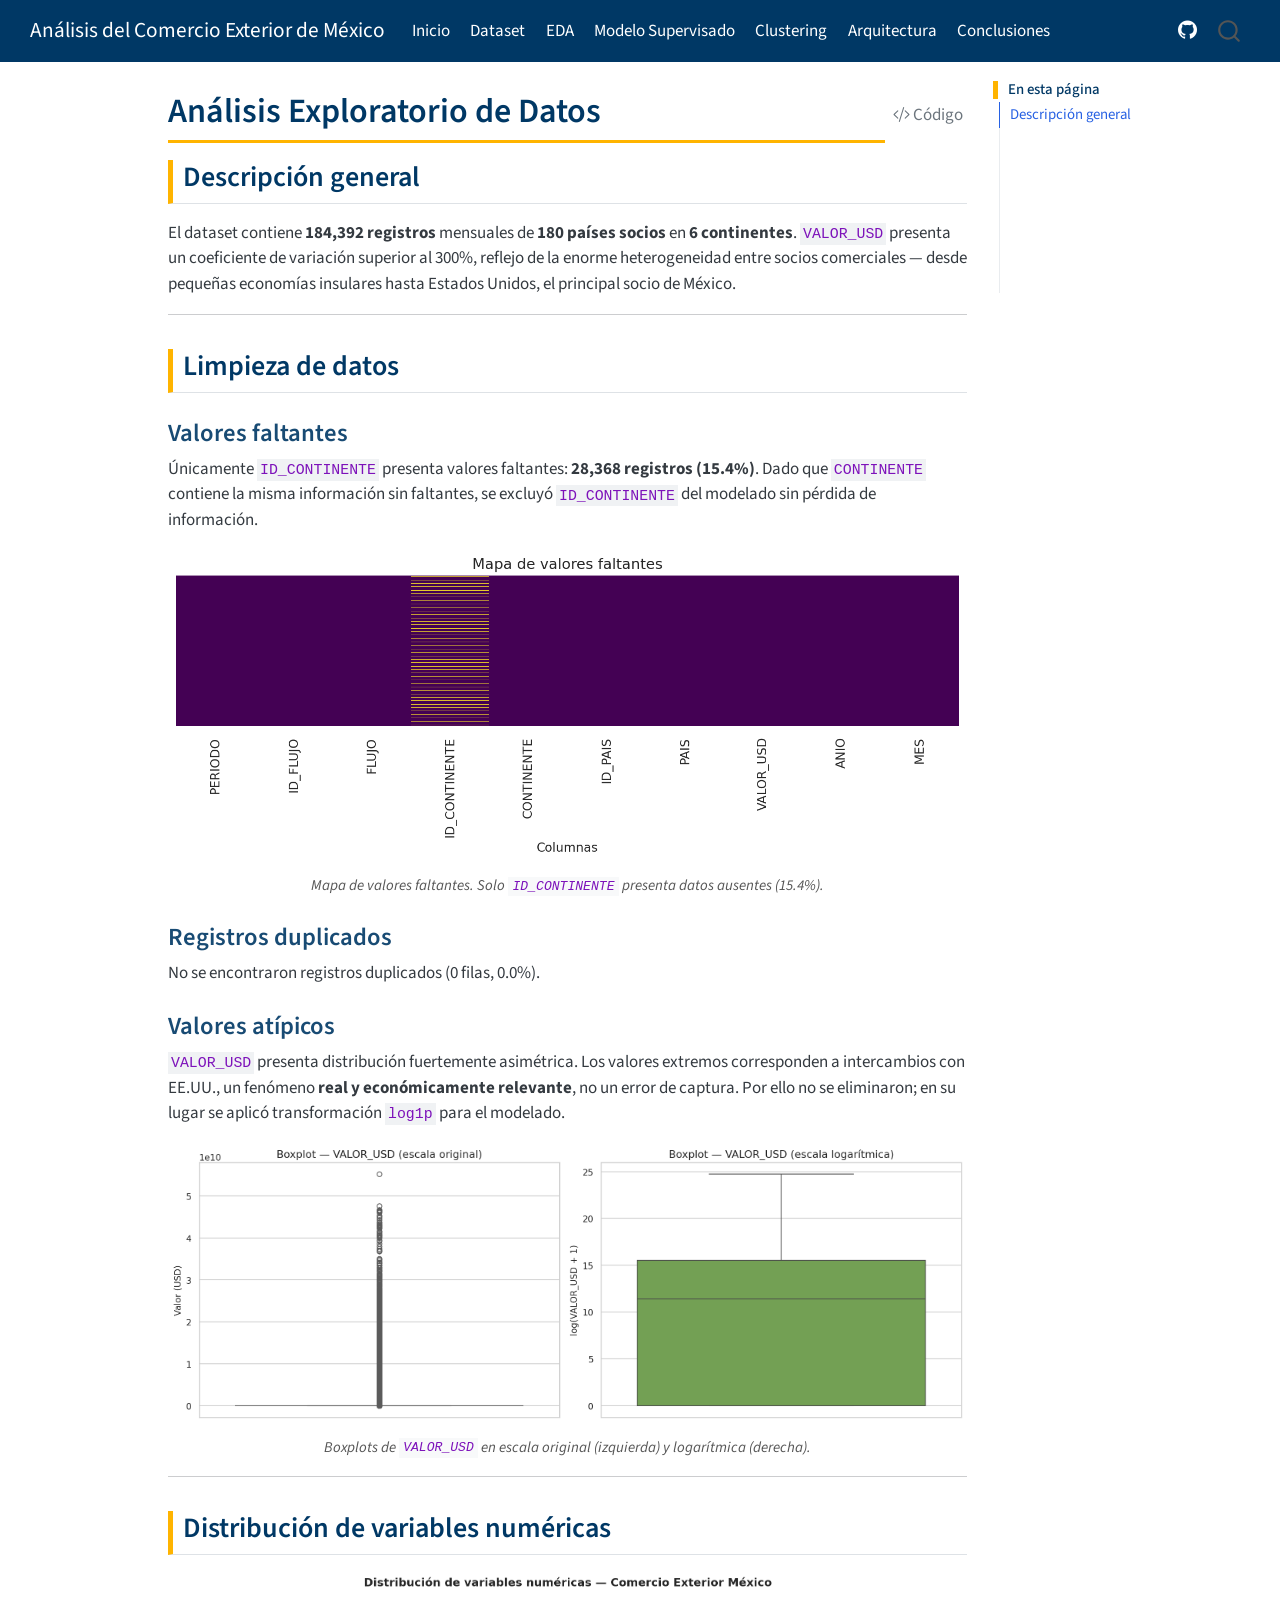
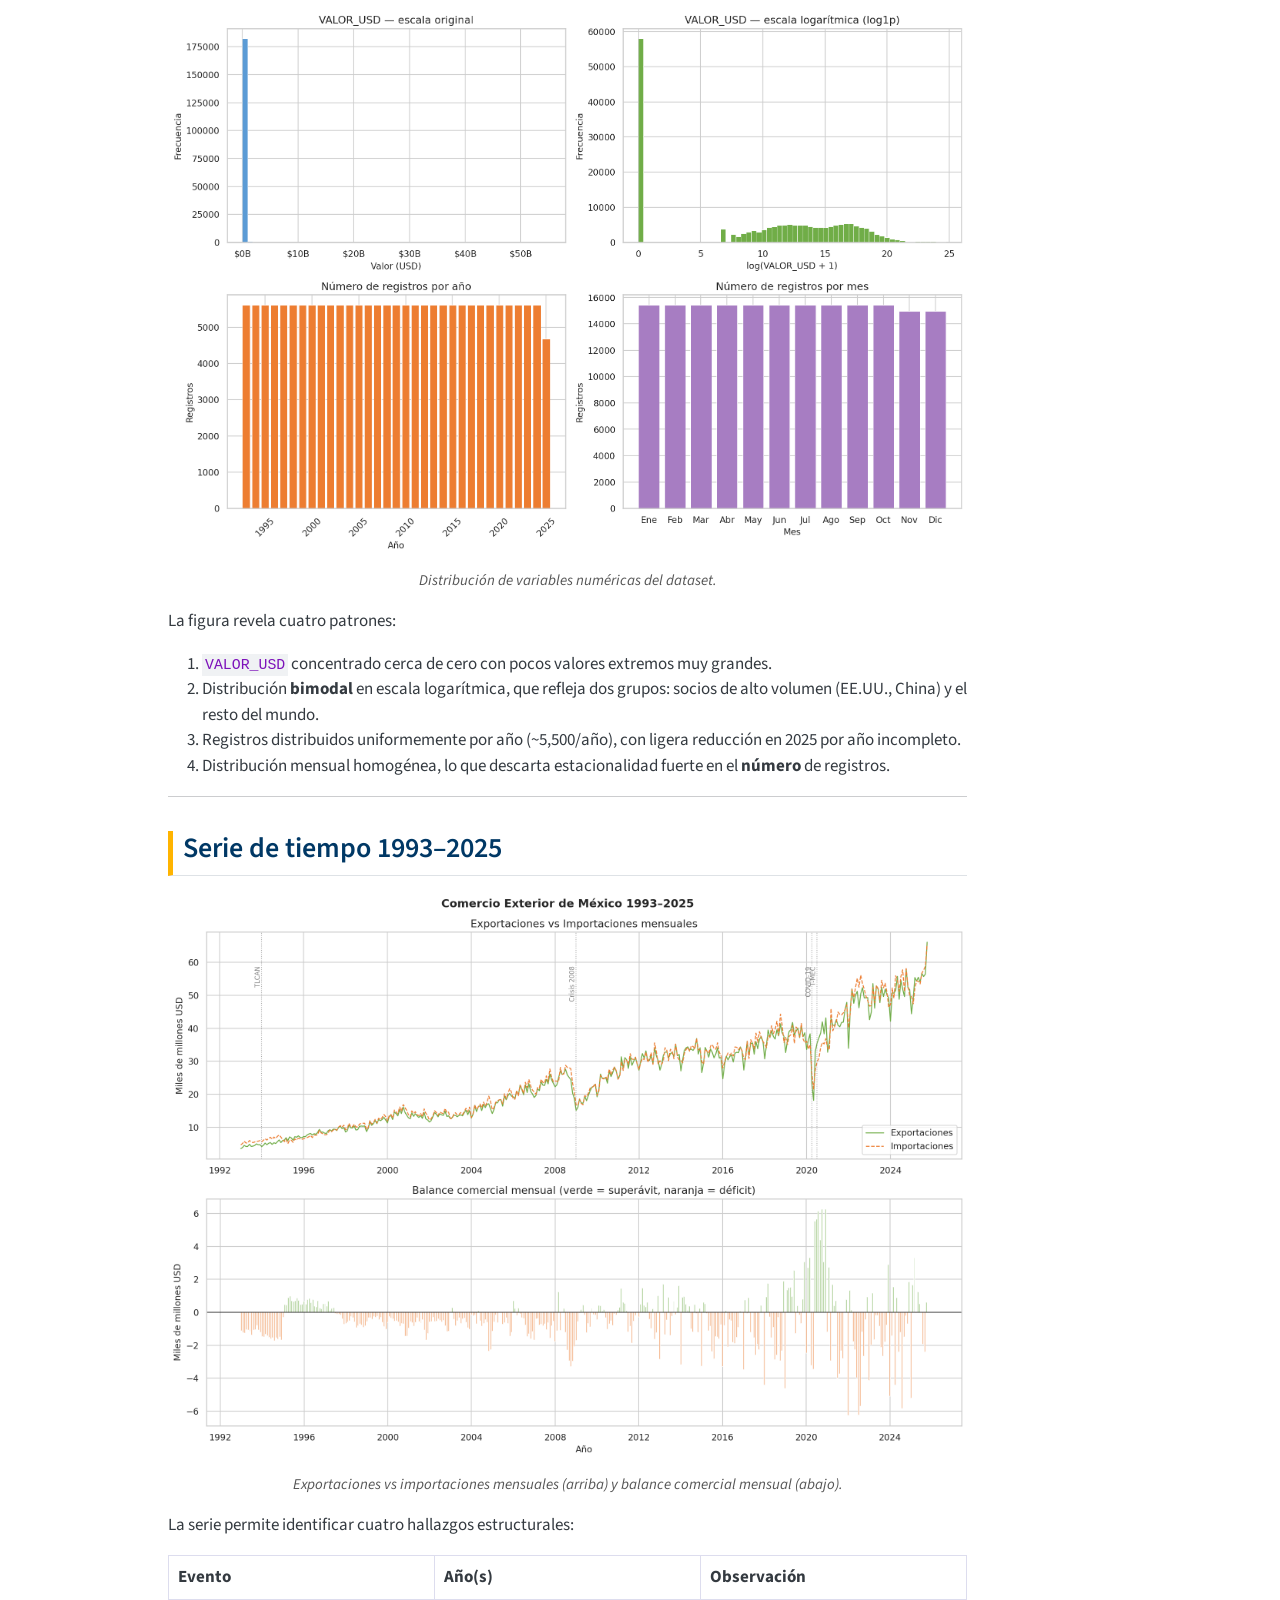
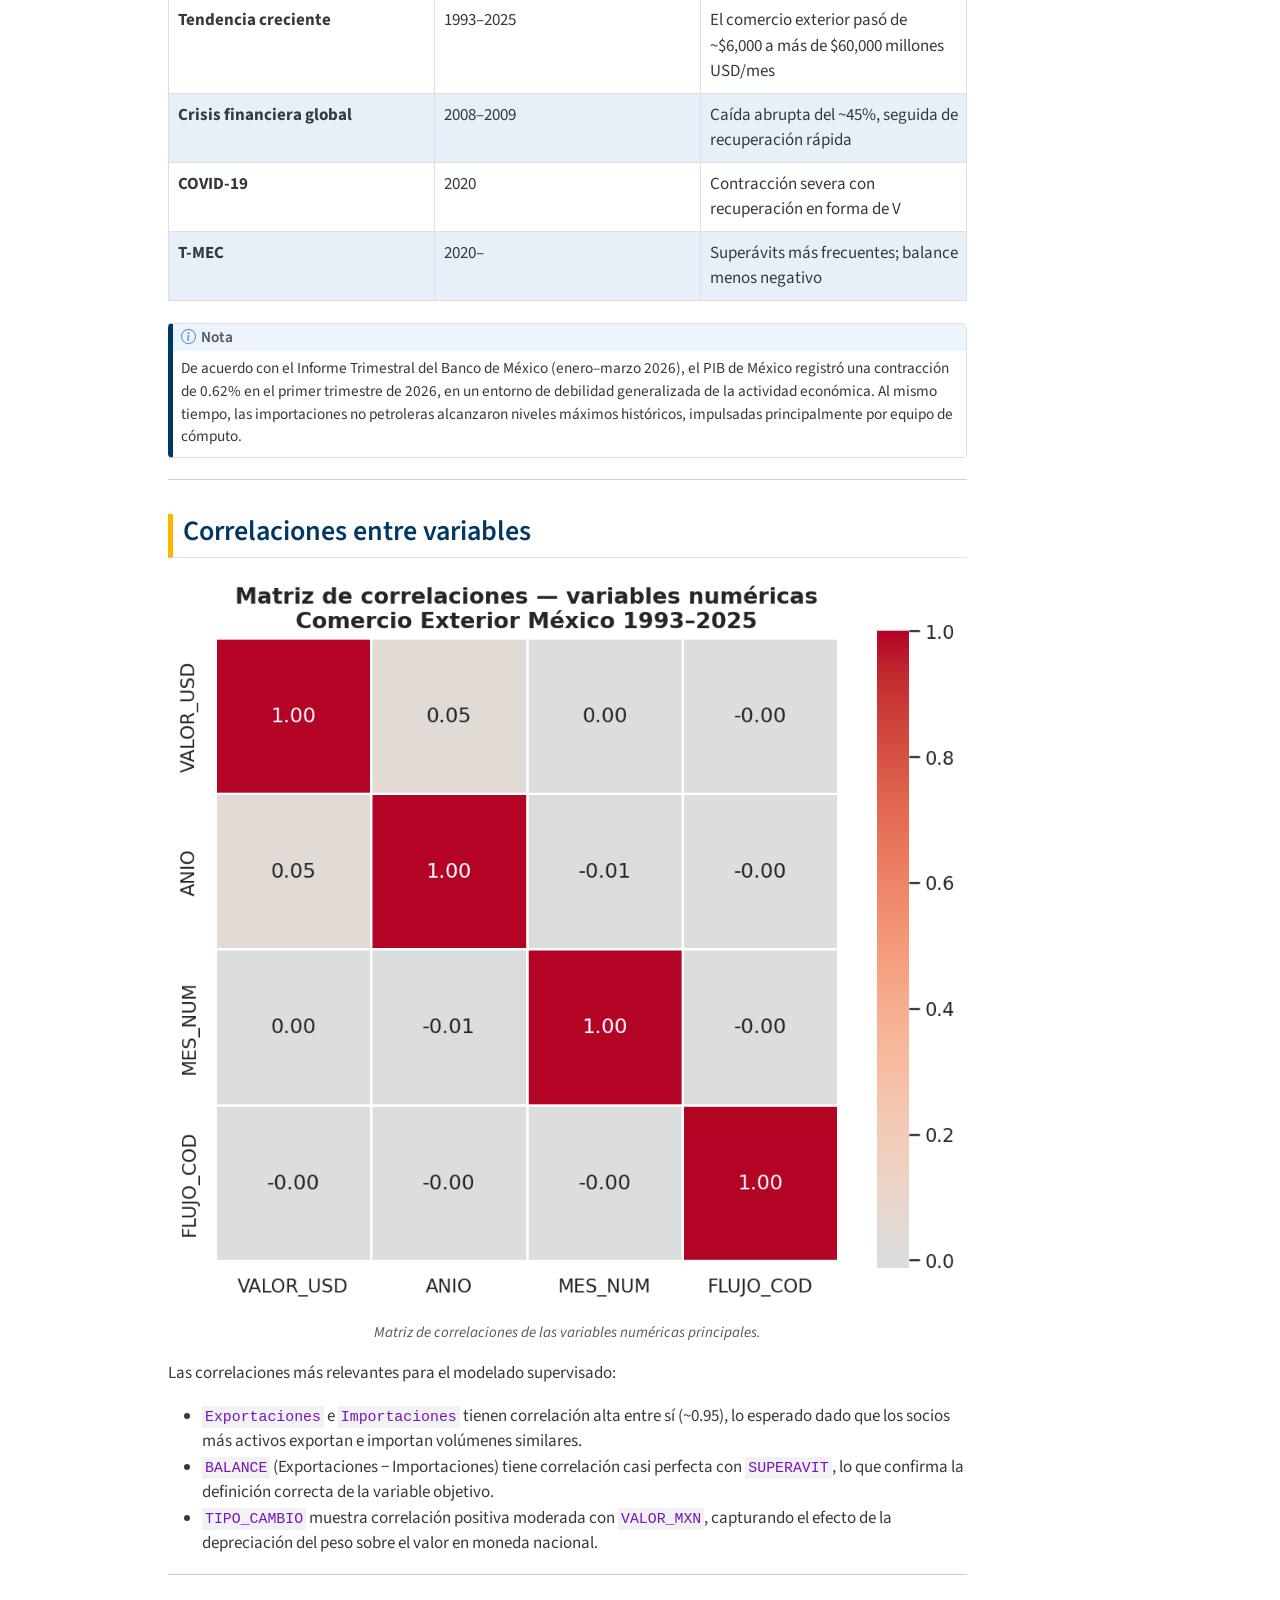
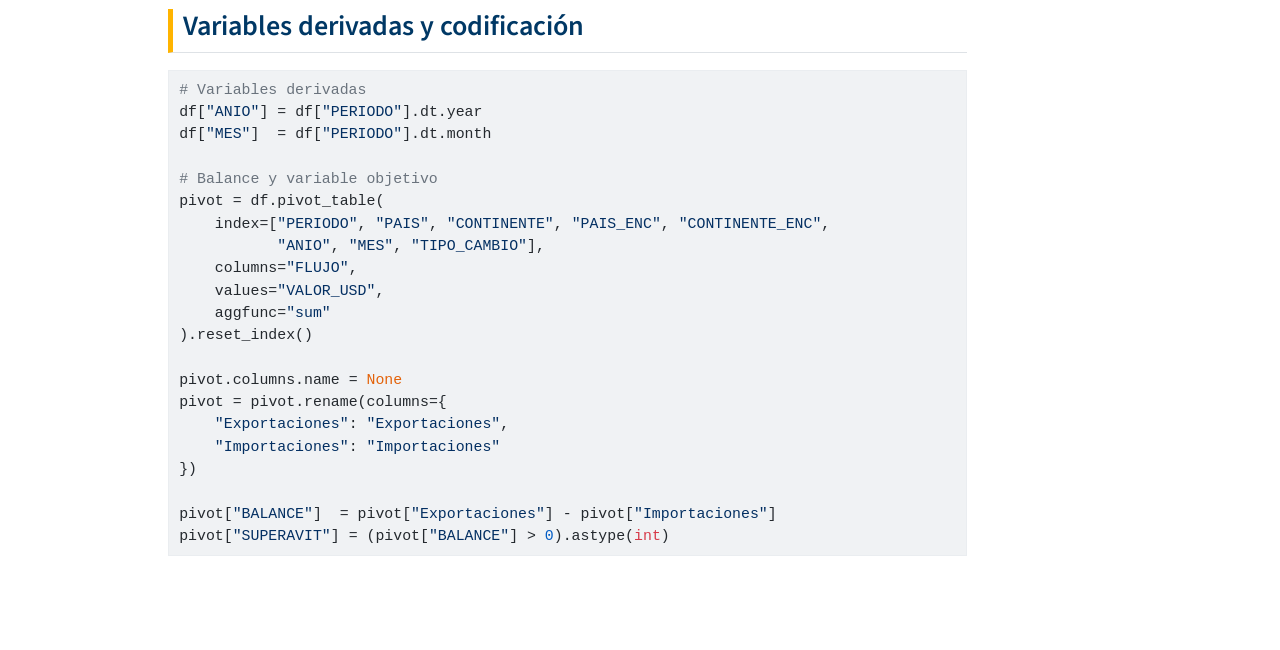
<file: docs/eda.html>
<!DOCTYPE html>
<html xmlns="http://www.w3.org/1999/xhtml" lang="es" xml:lang="es"><head>

<meta charset="utf-8">
<meta name="generator" content="quarto-1.9.36">

<meta name="viewport" content="width=device-width, initial-scale=1.0, user-scalable=yes">


<title>Análisis Exploratorio de Datos – Análisis del Comercio Exterior de México</title>
<style>
/* Default styles provided by pandoc.
** See https://pandoc.org/MANUAL.html#variables-for-html for config info.
*/
code{white-space: pre-wrap;}
span.smallcaps{font-variant: small-caps;}
div.columns{display: flex; gap: min(4vw, 1.5em);}
div.column{flex: auto; overflow-x: auto;}
div.hanging-indent{margin-left: 1.5em; text-indent: -1.5em;}
ul.task-list{list-style: none;}
ul.task-list li input[type="checkbox"] {
  width: 0.8em;
  margin: 0 0.8em 0.2em -1em; /* quarto-specific, see https://github.com/quarto-dev/quarto-cli/issues/4556 */ 
  vertical-align: middle;
}
/* CSS for syntax highlighting */
html { -webkit-text-size-adjust: 100%; }
pre > code.sourceCode { white-space: pre; position: relative; }
pre > code.sourceCode > span { display: inline-block; line-height: 1.25; }
pre > code.sourceCode > span:empty { height: 1.2em; }
.sourceCode { overflow: visible; }
code.sourceCode > span { color: inherit; text-decoration: inherit; }
div.sourceCode { margin: 1em 0; }
pre.sourceCode { margin: 0; }
@media screen {
div.sourceCode { overflow: auto; }
}
@media print {
pre > code.sourceCode { white-space: pre-wrap; }
pre > code.sourceCode > span { text-indent: -5em; padding-left: 5em; }
}
pre.numberSource code
  { counter-reset: source-line 0; }
pre.numberSource code > span
  { position: relative; left: -4em; counter-increment: source-line; }
pre.numberSource code > span > a:first-child::before
  { content: counter(source-line);
    position: relative; left: -1em; text-align: right; vertical-align: baseline;
    border: none; display: inline-block;
    -webkit-touch-callout: none; -webkit-user-select: none;
    -khtml-user-select: none; -moz-user-select: none;
    -ms-user-select: none; user-select: none;
    padding: 0 4px; width: 4em;
  }
pre.numberSource { margin-left: 3em;  padding-left: 4px; }
div.sourceCode
  {   }
@media screen {
pre > code.sourceCode > span > a:first-child::before { text-decoration: underline; }
}
</style>


<script src="site_libs/quarto-nav/quarto-nav.js"></script>
<script src="site_libs/quarto-nav/headroom.min.js"></script>
<script src="site_libs/clipboard/clipboard.min.js"></script>
<script src="site_libs/quarto-search/autocomplete.umd.js"></script>
<script src="site_libs/quarto-search/fuse.min.js"></script>
<script src="site_libs/quarto-search/quarto-search.js"></script>
<meta name="quarto:offset" content="./">
<script src="site_libs/quarto-html/quarto.js" type="module"></script>
<script src="site_libs/quarto-html/tabsets/tabsets.js" type="module"></script>
<script src="site_libs/quarto-html/popper.min.js"></script>
<script src="site_libs/quarto-html/tippy.umd.min.js"></script>
<script src="site_libs/quarto-html/anchor.min.js"></script>
<link href="site_libs/quarto-html/tippy.css" rel="stylesheet">
<link href="site_libs/quarto-html/quarto-syntax-highlighting-a06763021a52c43c40a351ac8b799b8f.css" rel="stylesheet" id="quarto-text-highlighting-styles">
<script src="site_libs/bootstrap/bootstrap.min.js"></script>
<link href="site_libs/bootstrap/bootstrap-icons.css" rel="stylesheet">
<link href="site_libs/bootstrap/bootstrap-5c7f5333527ab496a01c18898676404e.min.css" rel="stylesheet" append-hash="true" id="quarto-bootstrap" data-mode="light">
<script id="quarto-search-options" type="application/json">{
  "location": "navbar",
  "copy-button": false,
  "collapse-after": 3,
  "panel-placement": "end",
  "type": "overlay",
  "limit": 50,
  "keyboard-shortcut": [
    "f",
    "/",
    "s"
  ],
  "show-item-context": false,
  "language": {
    "search-no-results-text": "No se han encontrado resultados",
    "search-matching-documents-text": "documentos encontrados",
    "search-copy-link-title": "Copiar el enlace en la búsqueda",
    "search-hide-matches-text": "Ocultar resultados adicionales",
    "search-more-match-text": "resultado adicional en este documento",
    "search-more-matches-text": "resultados adicionales en este documento",
    "search-clear-button-title": "Borrar",
    "search-text-placeholder": "",
    "search-detached-cancel-button-title": "Cancelar",
    "search-submit-button-title": "Enviar",
    "search-label": "Buscar"
  }
}</script>


<link rel="stylesheet" href="styles.css">
</head>

<body class="nav-fixed quarto-light">

<div id="quarto-search-results"></div>
  <header id="quarto-header" class="headroom fixed-top">
    <nav class="navbar navbar-expand-lg " data-bs-theme="dark">
      <div class="navbar-container container-fluid">
      <div class="navbar-brand-container mx-auto">
    <a class="navbar-brand" href="./index.html">
    <span class="navbar-title">Análisis del Comercio Exterior de México</span>
    </a>
  </div>
            <div id="quarto-search" class="" title="Buscar"></div>
          <button class="navbar-toggler" type="button" data-bs-toggle="collapse" data-bs-target="#navbarCollapse" aria-controls="navbarCollapse" role="menu" aria-expanded="false" aria-label="Navegación de palanca" onclick="if (window.quartoToggleHeadroom) { window.quartoToggleHeadroom(); }">
  <span class="navbar-toggler-icon"></span>
</button>
          <div class="collapse navbar-collapse" id="navbarCollapse">
            <ul class="navbar-nav navbar-nav-scroll me-auto">
  <li class="nav-item">
    <a class="nav-link" href="./index.html"> 
<span class="menu-text">Inicio</span></a>
  </li>  
  <li class="nav-item">
    <a class="nav-link" href="./dataset.html"> 
<span class="menu-text">Dataset</span></a>
  </li>  
  <li class="nav-item">
    <a class="nav-link active" href="./eda.html" aria-current="page"> 
<span class="menu-text">EDA</span></a>
  </li>  
  <li class="nav-item">
    <a class="nav-link" href="./supervisado.html"> 
<span class="menu-text">Modelo Supervisado</span></a>
  </li>  
  <li class="nav-item">
    <a class="nav-link" href="./clustering.html"> 
<span class="menu-text">Clustering</span></a>
  </li>  
  <li class="nav-item">
    <a class="nav-link" href="./arquitectura.html"> 
<span class="menu-text">Arquitectura</span></a>
  </li>  
  <li class="nav-item">
    <a class="nav-link" href="./conclusiones.html"> 
<span class="menu-text">Conclusiones</span></a>
  </li>  
</ul>
            <ul class="navbar-nav navbar-nav-scroll ms-auto">
  <li class="nav-item compact">
    <a class="nav-link" href="https://github.com/rany2023/Proyecto_Final_AyMD"> <i class="bi bi-github" role="img">
</i> 
<span class="menu-text"></span></a>
  </li>  
</ul>
          </div> <!-- /navcollapse -->
            <div class="quarto-navbar-tools">
</div>
      </div> <!-- /container-fluid -->
    </nav>
</header>
<!-- content -->
<div id="quarto-content" class="quarto-container page-columns page-rows-contents page-layout-article page-navbar">
<!-- sidebar -->
<!-- margin-sidebar -->
    <div id="quarto-margin-sidebar" class="sidebar margin-sidebar">
        <nav id="TOC" role="doc-toc" class="toc-active">
    <h2 id="toc-title">En esta página</h2>
   
  <ul>
  <li><a href="#descripción-general" id="toc-descripción-general" class="nav-link active" data-scroll-target="#descripción-general">Descripción general</a></li>
  <li><a href="#limpieza-de-datos" id="toc-limpieza-de-datos" class="nav-link" data-scroll-target="#limpieza-de-datos">Limpieza de datos</a>
  <ul class="collapse">
  <li><a href="#valores-faltantes" id="toc-valores-faltantes" class="nav-link" data-scroll-target="#valores-faltantes">Valores faltantes</a></li>
  <li><a href="#registros-duplicados" id="toc-registros-duplicados" class="nav-link" data-scroll-target="#registros-duplicados">Registros duplicados</a></li>
  <li><a href="#valores-atípicos" id="toc-valores-atípicos" class="nav-link" data-scroll-target="#valores-atípicos">Valores atípicos</a></li>
  </ul></li>
  <li><a href="#distribución-de-variables-numéricas" id="toc-distribución-de-variables-numéricas" class="nav-link" data-scroll-target="#distribución-de-variables-numéricas">Distribución de variables numéricas</a></li>
  <li><a href="#serie-de-tiempo-19932025" id="toc-serie-de-tiempo-19932025" class="nav-link" data-scroll-target="#serie-de-tiempo-19932025">Serie de tiempo 1993–2025</a></li>
  <li><a href="#correlaciones-entre-variables" id="toc-correlaciones-entre-variables" class="nav-link" data-scroll-target="#correlaciones-entre-variables">Correlaciones entre variables</a></li>
  <li><a href="#variables-derivadas-y-codificación" id="toc-variables-derivadas-y-codificación" class="nav-link" data-scroll-target="#variables-derivadas-y-codificación">Variables derivadas y codificación</a></li>
  </ul>
</nav>
    </div>
<!-- main -->
<main class="content" id="quarto-document-content">

<header id="title-block-header" class="quarto-title-block default">
<div class="quarto-title">
<div class="quarto-title-block"><div><h1 class="title">Análisis Exploratorio de Datos</h1><button type="button" class="btn code-tools-button" id="quarto-code-tools-source"><i class="bi"></i> Código</button></div></div>
</div>



<div class="quarto-title-meta">

    
  
    
  </div>
  


</header>


<section id="descripción-general" class="level2">
<h2 class="anchored" data-anchor-id="descripción-general">Descripción general</h2>
<p>El dataset contiene <strong>184,392 registros</strong> mensuales de <strong>180 países socios</strong> en <strong>6 continentes</strong>. <code>VALOR_USD</code> presenta un coeficiente de variación superior al 300%, reflejo de la enorme heterogeneidad entre socios comerciales — desde pequeñas economías insulares hasta Estados Unidos, el principal socio de México.</p>
<hr>
</section>
<section id="limpieza-de-datos" class="level2">
<h2 class="anchored" data-anchor-id="limpieza-de-datos">Limpieza de datos</h2>
<section id="valores-faltantes" class="level3">
<h3 class="anchored" data-anchor-id="valores-faltantes">Valores faltantes</h3>
<p>Únicamente <code>ID_CONTINENTE</code> presenta valores faltantes: <strong>28,368 registros (15.4%)</strong>. Dado que <code>CONTINENTE</code> contiene la misma información sin faltantes, se excluyó <code>ID_CONTINENTE</code> del modelado sin pérdida de información.</p>
<div class="quarto-figure quarto-figure-center">
<figure class="figure">
<p><img src="reports/eda_faltantes.png" class="img-fluid figure-img"></p>
<figcaption>Mapa de valores faltantes. Solo <code>ID_CONTINENTE</code> presenta datos ausentes (15.4%).</figcaption>
</figure>
</div>
</section>
<section id="registros-duplicados" class="level3">
<h3 class="anchored" data-anchor-id="registros-duplicados">Registros duplicados</h3>
<p>No se encontraron registros duplicados (0 filas, 0.0%).</p>
</section>
<section id="valores-atípicos" class="level3">
<h3 class="anchored" data-anchor-id="valores-atípicos">Valores atípicos</h3>
<p><code>VALOR_USD</code> presenta distribución fuertemente asimétrica. Los valores extremos corresponden a intercambios con EE.UU., un fenómeno <strong>real y económicamente relevante</strong>, no un error de captura. Por ello no se eliminaron; en su lugar se aplicó transformación <code>log1p</code> para el modelado.</p>
<div class="quarto-figure quarto-figure-center">
<figure class="figure">
<p><img src="reports/eda_boxplots.png" class="img-fluid figure-img"></p>
<figcaption>Boxplots de <code>VALOR_USD</code> en escala original (izquierda) y logarítmica (derecha).</figcaption>
</figure>
</div>
<hr>
</section>
</section>
<section id="distribución-de-variables-numéricas" class="level2">
<h2 class="anchored" data-anchor-id="distribución-de-variables-numéricas">Distribución de variables numéricas</h2>
<div class="quarto-figure quarto-figure-center">
<figure class="figure">
<p><img src="reports/eda_histogramas.png" class="img-fluid figure-img"></p>
<figcaption>Distribución de variables numéricas del dataset.</figcaption>
</figure>
</div>
<p>La figura revela cuatro patrones:</p>
<ol type="1">
<li><code>VALOR_USD</code> concentrado cerca de cero con pocos valores extremos muy grandes.</li>
<li>Distribución <strong>bimodal</strong> en escala logarítmica, que refleja dos grupos: socios de alto volumen (EE.UU., China) y el resto del mundo.</li>
<li>Registros distribuidos uniformemente por año (~5,500/año), con ligera reducción en 2025 por año incompleto.</li>
<li>Distribución mensual homogénea, lo que descarta estacionalidad fuerte en el <strong>número</strong> de registros.</li>
</ol>
<hr>
</section>
<section id="serie-de-tiempo-19932025" class="level2">
<h2 class="anchored" data-anchor-id="serie-de-tiempo-19932025">Serie de tiempo 1993–2025</h2>
<div class="quarto-figure quarto-figure-center">
<figure class="figure">
<p><img src="reports/eda_serie_tiempo.png" class="img-fluid figure-img"></p>
<figcaption>Exportaciones vs importaciones mensuales (arriba) y balance comercial mensual (abajo).</figcaption>
</figure>
</div>
<p>La serie permite identificar cuatro hallazgos estructurales:</p>
<table class="caption-top table">
<colgroup>
<col style="width: 33%">
<col style="width: 33%">
<col style="width: 33%">
</colgroup>
<thead>
<tr class="header">
<th>Evento</th>
<th>Año(s)</th>
<th>Observación</th>
</tr>
</thead>
<tbody>
<tr class="odd">
<td><strong>Tendencia creciente</strong></td>
<td>1993–2025</td>
<td>El comercio exterior pasó de ~$6,000 a más de $60,000 millones USD/mes</td>
</tr>
<tr class="even">
<td><strong>Crisis financiera global</strong></td>
<td>2008–2009</td>
<td>Caída abrupta del ~45%, seguida de recuperación rápida</td>
</tr>
<tr class="odd">
<td><strong>COVID-19</strong></td>
<td>2020</td>
<td>Contracción severa con recuperación en forma de V</td>
</tr>
<tr class="even">
<td><strong>T-MEC</strong></td>
<td>2020–</td>
<td>Superávits más frecuentes; balance menos negativo</td>
</tr>
</tbody>
</table>
<div class="callout callout-style-default callout-note callout-titled">
<div class="callout-header d-flex align-content-center">
<div class="callout-icon-container">
<i class="callout-icon"></i>
</div>
<div class="callout-title-container flex-fill">
Nota
</div>
</div>
<div class="callout-body-container callout-body">
<p>De acuerdo con el Informe Trimestral del Banco de México (enero–marzo 2026), el PIB de México registró una contracción de 0.62% en el primer trimestre de 2026, en un entorno de debilidad generalizada de la actividad económica. Al mismo tiempo, las importaciones no petroleras alcanzaron niveles máximos históricos, impulsadas principalmente por equipo de cómputo.</p>
</div>
</div>
<hr>
</section>
<section id="correlaciones-entre-variables" class="level2">
<h2 class="anchored" data-anchor-id="correlaciones-entre-variables">Correlaciones entre variables</h2>
<div class="quarto-figure quarto-figure-center">
<figure class="figure">
<p><img src="reports/eda_correlaciones.png" class="img-fluid figure-img"></p>
<figcaption>Matriz de correlaciones de las variables numéricas principales.</figcaption>
</figure>
</div>
<p>Las correlaciones más relevantes para el modelado supervisado:</p>
<ul>
<li><code>Exportaciones</code> e <code>Importaciones</code> tienen correlación alta entre sí (~0.95), lo esperado dado que los socios más activos exportan e importan volúmenes similares.</li>
<li><code>BALANCE</code> (Exportaciones − Importaciones) tiene correlación casi perfecta con <code>SUPERAVIT</code>, lo que confirma la definición correcta de la variable objetivo.</li>
<li><code>TIPO_CAMBIO</code> muestra correlación positiva moderada con <code>VALOR_MXN</code>, capturando el efecto de la depreciación del peso sobre el valor en moneda nacional.</li>
</ul>
<hr>
</section>
<section id="variables-derivadas-y-codificación" class="level2">
<h2 class="anchored" data-anchor-id="variables-derivadas-y-codificación">Variables derivadas y codificación</h2>
<div class="code-copy-outer-scaffold"><div class="sourceCode" id="cb1"><pre class="sourceCode python code-with-copy"><code class="sourceCode python"><span id="cb1-1"><a href="#cb1-1" aria-hidden="true" tabindex="-1"></a><span class="co"># Variables derivadas</span></span>
<span id="cb1-2"><a href="#cb1-2" aria-hidden="true" tabindex="-1"></a>df[<span class="st">"ANIO"</span>] <span class="op">=</span> df[<span class="st">"PERIODO"</span>].dt.year</span>
<span id="cb1-3"><a href="#cb1-3" aria-hidden="true" tabindex="-1"></a>df[<span class="st">"MES"</span>]  <span class="op">=</span> df[<span class="st">"PERIODO"</span>].dt.month</span>
<span id="cb1-4"><a href="#cb1-4" aria-hidden="true" tabindex="-1"></a></span>
<span id="cb1-5"><a href="#cb1-5" aria-hidden="true" tabindex="-1"></a><span class="co"># Balance y variable objetivo</span></span>
<span id="cb1-6"><a href="#cb1-6" aria-hidden="true" tabindex="-1"></a>pivot <span class="op">=</span> df.pivot_table(</span>
<span id="cb1-7"><a href="#cb1-7" aria-hidden="true" tabindex="-1"></a>    index<span class="op">=</span>[<span class="st">"PERIODO"</span>, <span class="st">"PAIS"</span>, <span class="st">"CONTINENTE"</span>, <span class="st">"PAIS_ENC"</span>, <span class="st">"CONTINENTE_ENC"</span>,</span>
<span id="cb1-8"><a href="#cb1-8" aria-hidden="true" tabindex="-1"></a>           <span class="st">"ANIO"</span>, <span class="st">"MES"</span>, <span class="st">"TIPO_CAMBIO"</span>],</span>
<span id="cb1-9"><a href="#cb1-9" aria-hidden="true" tabindex="-1"></a>    columns<span class="op">=</span><span class="st">"FLUJO"</span>,</span>
<span id="cb1-10"><a href="#cb1-10" aria-hidden="true" tabindex="-1"></a>    values<span class="op">=</span><span class="st">"VALOR_USD"</span>,</span>
<span id="cb1-11"><a href="#cb1-11" aria-hidden="true" tabindex="-1"></a>    aggfunc<span class="op">=</span><span class="st">"sum"</span></span>
<span id="cb1-12"><a href="#cb1-12" aria-hidden="true" tabindex="-1"></a>).reset_index()</span>
<span id="cb1-13"><a href="#cb1-13" aria-hidden="true" tabindex="-1"></a></span>
<span id="cb1-14"><a href="#cb1-14" aria-hidden="true" tabindex="-1"></a>pivot.columns.name <span class="op">=</span> <span class="va">None</span></span>
<span id="cb1-15"><a href="#cb1-15" aria-hidden="true" tabindex="-1"></a>pivot <span class="op">=</span> pivot.rename(columns<span class="op">=</span>{</span>
<span id="cb1-16"><a href="#cb1-16" aria-hidden="true" tabindex="-1"></a>    <span class="st">"Exportaciones"</span>: <span class="st">"Exportaciones"</span>,</span>
<span id="cb1-17"><a href="#cb1-17" aria-hidden="true" tabindex="-1"></a>    <span class="st">"Importaciones"</span>: <span class="st">"Importaciones"</span></span>
<span id="cb1-18"><a href="#cb1-18" aria-hidden="true" tabindex="-1"></a>})</span>
<span id="cb1-19"><a href="#cb1-19" aria-hidden="true" tabindex="-1"></a></span>
<span id="cb1-20"><a href="#cb1-20" aria-hidden="true" tabindex="-1"></a>pivot[<span class="st">"BALANCE"</span>]  <span class="op">=</span> pivot[<span class="st">"Exportaciones"</span>] <span class="op">-</span> pivot[<span class="st">"Importaciones"</span>]</span>
<span id="cb1-21"><a href="#cb1-21" aria-hidden="true" tabindex="-1"></a>pivot[<span class="st">"SUPERAVIT"</span>] <span class="op">=</span> (pivot[<span class="st">"BALANCE"</span>] <span class="op">&gt;</span> <span class="dv">0</span>).astype(<span class="bu">int</span>)</span></code></pre></div><button title="Copiar al portapapeles" class="code-copy-button"><i class="bi"></i></button></div>


<!-- -->

</section>

</main> <!-- /main -->
<script id="quarto-html-after-body" type="application/javascript">
  window.document.addEventListener("DOMContentLoaded", function (event) {
    const icon = "";
    const anchorJS = new window.AnchorJS();
    anchorJS.options = {
      placement: 'right',
      icon: icon
    };
    anchorJS.add('.anchored');
    const isCodeAnnotation = (el) => {
      for (const clz of el.classList) {
        if (clz.startsWith('code-annotation-')) {                     
          return true;
        }
      }
      return false;
    }
    const onCopySuccess = function(e) {
      // button target
      const button = e.trigger;
      // don't keep focus
      button.blur();
      // flash "checked"
      button.classList.add('code-copy-button-checked');
      var currentTitle = button.getAttribute("title");
      button.setAttribute("title", "Copiado");
      let tooltip;
      if (window.bootstrap) {
        button.setAttribute("data-bs-toggle", "tooltip");
        button.setAttribute("data-bs-placement", "left");
        button.setAttribute("data-bs-title", "Copiado");
        tooltip = new bootstrap.Tooltip(button, 
          { trigger: "manual", 
            customClass: "code-copy-button-tooltip",
            offset: [0, -8]});
        tooltip.show();    
      }
      setTimeout(function() {
        if (tooltip) {
          tooltip.hide();
          button.removeAttribute("data-bs-title");
          button.removeAttribute("data-bs-toggle");
          button.removeAttribute("data-bs-placement");
        }
        button.setAttribute("title", currentTitle);
        button.classList.remove('code-copy-button-checked');
      }, 1000);
      // clear code selection
      e.clearSelection();
    }
    const getTextToCopy = function(trigger) {
      const outerScaffold = trigger.parentElement.cloneNode(true);
      const codeEl = outerScaffold.querySelector('code');
      for (const childEl of codeEl.children) {
        if (isCodeAnnotation(childEl)) {
          childEl.remove();
        }
      }
      return codeEl.innerText;
    }
    const clipboard = new window.ClipboardJS('.code-copy-button:not([data-in-quarto-modal])', {
      text: getTextToCopy
    });
    clipboard.on('success', onCopySuccess);
    if (window.document.getElementById('quarto-embedded-source-code-modal')) {
      const clipboardModal = new window.ClipboardJS('.code-copy-button[data-in-quarto-modal]', {
        text: getTextToCopy,
        container: window.document.getElementById('quarto-embedded-source-code-modal')
      });
      clipboardModal.on('success', onCopySuccess);
    }
    const viewSource = window.document.getElementById('quarto-view-source') ||
                       window.document.getElementById('quarto-code-tools-source');
    if (viewSource) {
      const sourceUrl = viewSource.getAttribute("data-quarto-source-url");
      viewSource.addEventListener("click", function(e) {
        if (sourceUrl) {
          // rstudio viewer pane
          if (/\bcapabilities=\b/.test(window.location)) {
            window.open(sourceUrl);
          } else {
            window.location.href = sourceUrl;
          }
        } else {
          const modal = new bootstrap.Modal(document.getElementById('quarto-embedded-source-code-modal'));
          modal.show();
        }
        return false;
      });
    }
    function toggleCodeHandler(show) {
      return function(e) {
        const detailsSrc = window.document.querySelectorAll(".cell > details > .sourceCode");
        for (let i=0; i<detailsSrc.length; i++) {
          const details = detailsSrc[i].parentElement;
          if (show) {
            details.open = true;
          } else {
            details.removeAttribute("open");
          }
        }
        const cellCodeDivs = window.document.querySelectorAll(".cell > .sourceCode");
        const fromCls = show ? "hidden" : "unhidden";
        const toCls = show ? "unhidden" : "hidden";
        for (let i=0; i<cellCodeDivs.length; i++) {
          const codeDiv = cellCodeDivs[i];
          if (codeDiv.classList.contains(fromCls)) {
            codeDiv.classList.remove(fromCls);
            codeDiv.classList.add(toCls);
          } 
        }
        return false;
      }
    }
    const hideAllCode = window.document.getElementById("quarto-hide-all-code");
    if (hideAllCode) {
      hideAllCode.addEventListener("click", toggleCodeHandler(false));
    }
    const showAllCode = window.document.getElementById("quarto-show-all-code");
    if (showAllCode) {
      showAllCode.addEventListener("click", toggleCodeHandler(true));
    }
      var localhostRegex = new RegExp(/^(?:http|https):\/\/localhost\:?[0-9]*\//);
      var mailtoRegex = new RegExp(/^mailto:/);
        var filterRegex = new RegExp('/' + window.location.host + '/');
      var isInternal = (href) => {
          return filterRegex.test(href) || localhostRegex.test(href) || mailtoRegex.test(href);
      }
      // Inspect non-navigation links and adorn them if external
     var links = window.document.querySelectorAll('a[href]:not(.nav-link):not(.navbar-brand):not(.toc-action):not(.sidebar-link):not(.sidebar-item-toggle):not(.pagination-link):not(.no-external):not([aria-hidden]):not(.dropdown-item):not(.quarto-navigation-tool):not(.about-link)');
      for (var i=0; i<links.length; i++) {
        const link = links[i];
        if (!isInternal(link.href)) {
          // undo the damage that might have been done by quarto-nav.js in the case of
          // links that we want to consider external
          if (link.dataset.originalHref !== undefined) {
            link.href = link.dataset.originalHref;
          }
        }
      }
    function tippyHover(el, contentFn, onTriggerFn, onUntriggerFn) {
      const config = {
        allowHTML: true,
        maxWidth: 500,
        delay: 100,
        arrow: false,
        appendTo: function(el) {
            return el.parentElement;
        },
        interactive: true,
        interactiveBorder: 10,
        theme: 'quarto',
        placement: 'bottom-start',
      };
      if (contentFn) {
        config.content = contentFn;
      }
      if (onTriggerFn) {
        config.onTrigger = onTriggerFn;
      }
      if (onUntriggerFn) {
        config.onUntrigger = onUntriggerFn;
      }
      window.tippy(el, config); 
    }
    const noterefs = window.document.querySelectorAll('a[role="doc-noteref"]');
    for (var i=0; i<noterefs.length; i++) {
      const ref = noterefs[i];
      tippyHover(ref, function() {
        // use id or data attribute instead here
        let href = ref.getAttribute('data-footnote-href') || ref.getAttribute('href');
        try { href = new URL(href).hash; } catch {}
        const id = href.replace(/^#\/?/, "");
        const note = window.document.getElementById(id);
        if (note) {
          return note.innerHTML;
        } else {
          return "";
        }
      });
    }
    const xrefs = window.document.querySelectorAll('a.quarto-xref');
    const processXRef = (id, note) => {
      // Strip column container classes
      const stripColumnClz = (el) => {
        el.classList.remove("page-full", "page-columns");
        if (el.children) {
          for (const child of el.children) {
            stripColumnClz(child);
          }
        }
      }
      stripColumnClz(note)
      if (id === null || id.startsWith('sec-')) {
        // Special case sections, only their first couple elements
        const container = document.createElement("div");
        if (note.children && note.children.length > 2) {
          container.appendChild(note.children[0].cloneNode(true));
          for (let i = 1; i < note.children.length; i++) {
            const child = note.children[i];
            if (child.tagName === "P" && child.innerText === "") {
              continue;
            } else {
              container.appendChild(child.cloneNode(true));
              break;
            }
          }
          if (window.Quarto?.typesetMath) {
            window.Quarto.typesetMath(container);
          }
          return container.innerHTML
        } else {
          if (window.Quarto?.typesetMath) {
            window.Quarto.typesetMath(note);
          }
          return note.innerHTML;
        }
      } else {
        // Remove any anchor links if they are present
        const anchorLink = note.querySelector('a.anchorjs-link');
        if (anchorLink) {
          anchorLink.remove();
        }
        if (window.Quarto?.typesetMath) {
          window.Quarto.typesetMath(note);
        }
        if (note.classList.contains("callout")) {
          return note.outerHTML;
        } else {
          return note.innerHTML;
        }
      }
    }
    for (var i=0; i<xrefs.length; i++) {
      const xref = xrefs[i];
      tippyHover(xref, undefined, function(instance) {
        instance.disable();
        let url = xref.getAttribute('href');
        let hash = undefined; 
        if (url.startsWith('#')) {
          hash = url;
        } else {
          try { hash = new URL(url).hash; } catch {}
        }
        if (hash) {
          const id = hash.replace(/^#\/?/, "");
          const note = window.document.getElementById(id);
          if (note !== null) {
            try {
              const html = processXRef(id, note.cloneNode(true));
              instance.setContent(html);
            } finally {
              instance.enable();
              instance.show();
            }
          } else {
            // See if we can fetch this
            fetch(url.split('#')[0])
            .then(res => res.text())
            .then(html => {
              const parser = new DOMParser();
              const htmlDoc = parser.parseFromString(html, "text/html");
              const note = htmlDoc.getElementById(id);
              if (note !== null) {
                const html = processXRef(id, note);
                instance.setContent(html);
              } 
            }).finally(() => {
              instance.enable();
              instance.show();
            });
          }
        } else {
          // See if we can fetch a full url (with no hash to target)
          // This is a special case and we should probably do some content thinning / targeting
          fetch(url)
          .then(res => res.text())
          .then(html => {
            const parser = new DOMParser();
            const htmlDoc = parser.parseFromString(html, "text/html");
            const note = htmlDoc.querySelector('main.content');
            if (note !== null) {
              // This should only happen for chapter cross references
              // (since there is no id in the URL)
              // remove the first header
              if (note.children.length > 0 && note.children[0].tagName === "HEADER") {
                note.children[0].remove();
              }
              const html = processXRef(null, note);
              instance.setContent(html);
            } 
          }).finally(() => {
            instance.enable();
            instance.show();
          });
        }
      }, function(instance) {
      });
    }
        let selectedAnnoteEl;
        const selectorForAnnotation = ( cell, annotation) => {
          let cellAttr = 'data-code-cell="' + cell + '"';
          let lineAttr = 'data-code-annotation="' +  annotation + '"';
          const selector = 'span[' + cellAttr + '][' + lineAttr + ']';
          return selector;
        }
        const selectCodeLines = (annoteEl) => {
          const doc = window.document;
          const targetCell = annoteEl.getAttribute("data-target-cell");
          const targetAnnotation = annoteEl.getAttribute("data-target-annotation");
          const annoteSpan = window.document.querySelector(selectorForAnnotation(targetCell, targetAnnotation));
          const lines = annoteSpan.getAttribute("data-code-lines").split(",");
          const lineIds = lines.map((line) => {
            return targetCell + "-" + line;
          })
          let top = null;
          let height = null;
          let parent = null;
          if (lineIds.length > 0) {
              //compute the position of the single el (top and bottom and make a div)
              const el = window.document.getElementById(lineIds[0]);
              top = el.offsetTop;
              height = el.offsetHeight;
              parent = el.parentElement.parentElement;
            if (lineIds.length > 1) {
              const lastEl = window.document.getElementById(lineIds[lineIds.length - 1]);
              const bottom = lastEl.offsetTop + lastEl.offsetHeight;
              height = bottom - top;
            }
            if (top !== null && height !== null && parent !== null) {
              // cook up a div (if necessary) and position it 
              let div = window.document.getElementById("code-annotation-line-highlight");
              if (div === null) {
                div = window.document.createElement("div");
                div.setAttribute("id", "code-annotation-line-highlight");
                div.style.position = 'absolute';
                parent.appendChild(div);
              }
              div.style.top = top - 2 + "px";
              div.style.height = height + 4 + "px";
              div.style.left = 0;
              let gutterDiv = window.document.getElementById("code-annotation-line-highlight-gutter");
              if (gutterDiv === null) {
                gutterDiv = window.document.createElement("div");
                gutterDiv.setAttribute("id", "code-annotation-line-highlight-gutter");
                gutterDiv.style.position = 'absolute';
                const codeCell = window.document.getElementById(targetCell);
                const gutter = codeCell.querySelector('.code-annotation-gutter');
                gutter.appendChild(gutterDiv);
              }
              gutterDiv.style.top = top - 2 + "px";
              gutterDiv.style.height = height + 4 + "px";
            }
            selectedAnnoteEl = annoteEl;
          }
        };
        const unselectCodeLines = () => {
          const elementsIds = ["code-annotation-line-highlight", "code-annotation-line-highlight-gutter"];
          elementsIds.forEach((elId) => {
            const div = window.document.getElementById(elId);
            if (div) {
              div.remove();
            }
          });
          selectedAnnoteEl = undefined;
        };
          // Handle positioning of the toggle
      window.addEventListener(
        "resize",
        throttle(() => {
          elRect = undefined;
          if (selectedAnnoteEl) {
            selectCodeLines(selectedAnnoteEl);
          }
        }, 10)
      );
      function throttle(fn, ms) {
      let throttle = false;
      let timer;
        return (...args) => {
          if(!throttle) { // first call gets through
              fn.apply(this, args);
              throttle = true;
          } else { // all the others get throttled
              if(timer) clearTimeout(timer); // cancel #2
              timer = setTimeout(() => {
                fn.apply(this, args);
                timer = throttle = false;
              }, ms);
          }
        };
      }
        // Attach click handler to the DT
        const annoteDls = window.document.querySelectorAll('dt[data-target-cell]');
        for (const annoteDlNode of annoteDls) {
          annoteDlNode.addEventListener('click', (event) => {
            const clickedEl = event.target;
            if (clickedEl !== selectedAnnoteEl) {
              unselectCodeLines();
              const activeEl = window.document.querySelector('dt[data-target-cell].code-annotation-active');
              if (activeEl) {
                activeEl.classList.remove('code-annotation-active');
              }
              selectCodeLines(clickedEl);
              clickedEl.classList.add('code-annotation-active');
            } else {
              // Unselect the line
              unselectCodeLines();
              clickedEl.classList.remove('code-annotation-active');
            }
          });
        }
    const findCites = (el) => {
      const parentEl = el.parentElement;
      if (parentEl) {
        const cites = parentEl.dataset.cites;
        if (cites) {
          return {
            el,
            cites: cites.split(' ')
          };
        } else {
          return findCites(el.parentElement)
        }
      } else {
        return undefined;
      }
    };
    var bibliorefs = window.document.querySelectorAll('a[role="doc-biblioref"]');
    for (var i=0; i<bibliorefs.length; i++) {
      const ref = bibliorefs[i];
      const citeInfo = findCites(ref);
      if (citeInfo) {
        tippyHover(citeInfo.el, function() {
          var popup = window.document.createElement('div');
          citeInfo.cites.forEach(function(cite) {
            var citeDiv = window.document.createElement('div');
            citeDiv.classList.add('hanging-indent');
            citeDiv.classList.add('csl-entry');
            var biblioDiv = window.document.getElementById('ref-' + cite);
            if (biblioDiv) {
              citeDiv.innerHTML = biblioDiv.innerHTML;
            }
            popup.appendChild(citeDiv);
          });
          return popup.innerHTML;
        });
      }
    }
  });
  </script><div class="modal fade" id="quarto-embedded-source-code-modal" tabindex="-1" aria-labelledby="quarto-embedded-source-code-modal-label" aria-hidden="true"><div class="modal-dialog modal-dialog-scrollable"><div class="modal-content"><div class="modal-header"><h5 class="modal-title" id="quarto-embedded-source-code-modal-label">Ejecutar el código</h5><button class="btn-close" data-bs-dismiss="modal"></button></div><div class="modal-body"><div class="">
<div class="code-copy-outer-scaffold"><div class="sourceCode" id="cb2" data-shortcodes="false"><pre class="sourceCode markdown code-with-copy"><code class="sourceCode markdown"><span id="cb2-1"><a href="#cb2-1" aria-hidden="true" tabindex="-1"></a><span class="co">---</span></span>
<span id="cb2-2"><a href="#cb2-2" aria-hidden="true" tabindex="-1"></a><span class="an">title:</span><span class="co"> "Análisis Exploratorio de Datos"</span></span>
<span id="cb2-3"><a href="#cb2-3" aria-hidden="true" tabindex="-1"></a><span class="co">---</span></span>
<span id="cb2-4"><a href="#cb2-4" aria-hidden="true" tabindex="-1"></a></span>
<span id="cb2-5"><a href="#cb2-5" aria-hidden="true" tabindex="-1"></a><span class="fu">## Descripción general</span></span>
<span id="cb2-6"><a href="#cb2-6" aria-hidden="true" tabindex="-1"></a></span>
<span id="cb2-7"><a href="#cb2-7" aria-hidden="true" tabindex="-1"></a>El dataset contiene **184,392 registros** mensuales de **180 países socios** en **6 continentes**.</span>
<span id="cb2-8"><a href="#cb2-8" aria-hidden="true" tabindex="-1"></a><span class="in">`VALOR_USD`</span> presenta un coeficiente de variación superior al 300%, reflejo de la enorme</span>
<span id="cb2-9"><a href="#cb2-9" aria-hidden="true" tabindex="-1"></a>heterogeneidad entre socios comerciales — desde pequeñas economías insulares hasta</span>
<span id="cb2-10"><a href="#cb2-10" aria-hidden="true" tabindex="-1"></a>Estados Unidos, el principal socio de México.</span>
<span id="cb2-11"><a href="#cb2-11" aria-hidden="true" tabindex="-1"></a></span>
<span id="cb2-12"><a href="#cb2-12" aria-hidden="true" tabindex="-1"></a>---</span>
<span id="cb2-13"><a href="#cb2-13" aria-hidden="true" tabindex="-1"></a></span>
<span id="cb2-14"><a href="#cb2-14" aria-hidden="true" tabindex="-1"></a><span class="fu">## Limpieza de datos</span></span>
<span id="cb2-15"><a href="#cb2-15" aria-hidden="true" tabindex="-1"></a></span>
<span id="cb2-16"><a href="#cb2-16" aria-hidden="true" tabindex="-1"></a><span class="fu">### Valores faltantes</span></span>
<span id="cb2-17"><a href="#cb2-17" aria-hidden="true" tabindex="-1"></a></span>
<span id="cb2-18"><a href="#cb2-18" aria-hidden="true" tabindex="-1"></a>Únicamente <span class="in">`ID_CONTINENTE`</span> presenta valores faltantes: **28,368 registros (15.4%)**.</span>
<span id="cb2-19"><a href="#cb2-19" aria-hidden="true" tabindex="-1"></a>Dado que <span class="in">`CONTINENTE`</span> contiene la misma información sin faltantes, se excluyó</span>
<span id="cb2-20"><a href="#cb2-20" aria-hidden="true" tabindex="-1"></a><span class="in">`ID_CONTINENTE`</span> del modelado sin pérdida de información.</span>
<span id="cb2-21"><a href="#cb2-21" aria-hidden="true" tabindex="-1"></a></span>
<span id="cb2-22"><a href="#cb2-22" aria-hidden="true" tabindex="-1"></a><span class="al">![Mapa de valores faltantes. Solo `ID_CONTINENTE` presenta datos ausentes (15.4%).](reports/eda_faltantes.png)</span></span>
<span id="cb2-23"><a href="#cb2-23" aria-hidden="true" tabindex="-1"></a></span>
<span id="cb2-24"><a href="#cb2-24" aria-hidden="true" tabindex="-1"></a><span class="fu">### Registros duplicados</span></span>
<span id="cb2-25"><a href="#cb2-25" aria-hidden="true" tabindex="-1"></a></span>
<span id="cb2-26"><a href="#cb2-26" aria-hidden="true" tabindex="-1"></a>No se encontraron registros duplicados (0 filas, 0.0%).</span>
<span id="cb2-27"><a href="#cb2-27" aria-hidden="true" tabindex="-1"></a></span>
<span id="cb2-28"><a href="#cb2-28" aria-hidden="true" tabindex="-1"></a><span class="fu">### Valores atípicos</span></span>
<span id="cb2-29"><a href="#cb2-29" aria-hidden="true" tabindex="-1"></a></span>
<span id="cb2-30"><a href="#cb2-30" aria-hidden="true" tabindex="-1"></a><span class="in">`VALOR_USD`</span> presenta distribución fuertemente asimétrica. Los valores extremos</span>
<span id="cb2-31"><a href="#cb2-31" aria-hidden="true" tabindex="-1"></a>corresponden a intercambios con EE.UU., un fenómeno **real y económicamente relevante**,</span>
<span id="cb2-32"><a href="#cb2-32" aria-hidden="true" tabindex="-1"></a>no un error de captura. Por ello no se eliminaron; en su lugar se aplicó transformación</span>
<span id="cb2-33"><a href="#cb2-33" aria-hidden="true" tabindex="-1"></a><span class="in">`log1p`</span> para el modelado.</span>
<span id="cb2-34"><a href="#cb2-34" aria-hidden="true" tabindex="-1"></a></span>
<span id="cb2-35"><a href="#cb2-35" aria-hidden="true" tabindex="-1"></a><span class="al">![Boxplots de `VALOR_USD` en escala original (izquierda) y logarítmica (derecha).](reports/eda_boxplots.png)</span></span>
<span id="cb2-36"><a href="#cb2-36" aria-hidden="true" tabindex="-1"></a></span>
<span id="cb2-37"><a href="#cb2-37" aria-hidden="true" tabindex="-1"></a>---</span>
<span id="cb2-38"><a href="#cb2-38" aria-hidden="true" tabindex="-1"></a></span>
<span id="cb2-39"><a href="#cb2-39" aria-hidden="true" tabindex="-1"></a><span class="fu">## Distribución de variables numéricas</span></span>
<span id="cb2-40"><a href="#cb2-40" aria-hidden="true" tabindex="-1"></a></span>
<span id="cb2-41"><a href="#cb2-41" aria-hidden="true" tabindex="-1"></a><span class="al">![Distribución de variables numéricas del dataset.](reports/eda_histogramas.png)</span></span>
<span id="cb2-42"><a href="#cb2-42" aria-hidden="true" tabindex="-1"></a></span>
<span id="cb2-43"><a href="#cb2-43" aria-hidden="true" tabindex="-1"></a>La figura revela cuatro patrones:</span>
<span id="cb2-44"><a href="#cb2-44" aria-hidden="true" tabindex="-1"></a></span>
<span id="cb2-45"><a href="#cb2-45" aria-hidden="true" tabindex="-1"></a><span class="ss">1. </span><span class="in">`VALOR_USD`</span> concentrado cerca de cero con pocos valores extremos muy grandes.</span>
<span id="cb2-46"><a href="#cb2-46" aria-hidden="true" tabindex="-1"></a><span class="ss">2. </span>Distribución **bimodal** en escala logarítmica, que refleja dos grupos: socios de alto volumen (EE.UU., China) y el resto del mundo.</span>
<span id="cb2-47"><a href="#cb2-47" aria-hidden="true" tabindex="-1"></a><span class="ss">3. </span>Registros distribuidos uniformemente por año (~5,500/año), con ligera reducción en 2025 por año incompleto.</span>
<span id="cb2-48"><a href="#cb2-48" aria-hidden="true" tabindex="-1"></a><span class="ss">4. </span>Distribución mensual homogénea, lo que descarta estacionalidad fuerte en el **número** de registros.</span>
<span id="cb2-49"><a href="#cb2-49" aria-hidden="true" tabindex="-1"></a></span>
<span id="cb2-50"><a href="#cb2-50" aria-hidden="true" tabindex="-1"></a>---</span>
<span id="cb2-51"><a href="#cb2-51" aria-hidden="true" tabindex="-1"></a></span>
<span id="cb2-52"><a href="#cb2-52" aria-hidden="true" tabindex="-1"></a><span class="fu">## Serie de tiempo 1993–2025</span></span>
<span id="cb2-53"><a href="#cb2-53" aria-hidden="true" tabindex="-1"></a></span>
<span id="cb2-54"><a href="#cb2-54" aria-hidden="true" tabindex="-1"></a><span class="al">![Exportaciones vs importaciones mensuales (arriba) y balance comercial mensual (abajo).](reports/eda_serie_tiempo.png)</span></span>
<span id="cb2-55"><a href="#cb2-55" aria-hidden="true" tabindex="-1"></a></span>
<span id="cb2-56"><a href="#cb2-56" aria-hidden="true" tabindex="-1"></a>La serie permite identificar cuatro hallazgos estructurales:</span>
<span id="cb2-57"><a href="#cb2-57" aria-hidden="true" tabindex="-1"></a></span>
<span id="cb2-58"><a href="#cb2-58" aria-hidden="true" tabindex="-1"></a><span class="pp">|</span> Evento <span class="pp">|</span> Año(s) <span class="pp">|</span> Observación <span class="pp">|</span></span>
<span id="cb2-59"><a href="#cb2-59" aria-hidden="true" tabindex="-1"></a><span class="pp">|---|---|---|</span></span>
<span id="cb2-60"><a href="#cb2-60" aria-hidden="true" tabindex="-1"></a><span class="pp">|</span> **Tendencia creciente** <span class="pp">|</span> 1993–2025 <span class="pp">|</span> El comercio exterior pasó de ~$6,000 a más de $60,000 millones USD/mes <span class="pp">|</span></span>
<span id="cb2-61"><a href="#cb2-61" aria-hidden="true" tabindex="-1"></a><span class="pp">|</span> **Crisis financiera global** <span class="pp">|</span> 2008–2009 <span class="pp">|</span> Caída abrupta del ~45%, seguida de recuperación rápida <span class="pp">|</span></span>
<span id="cb2-62"><a href="#cb2-62" aria-hidden="true" tabindex="-1"></a><span class="pp">|</span> **COVID-19** <span class="pp">|</span> 2020 <span class="pp">|</span> Contracción severa con recuperación en forma de V <span class="pp">|</span></span>
<span id="cb2-63"><a href="#cb2-63" aria-hidden="true" tabindex="-1"></a><span class="pp">|</span> **T-MEC** <span class="pp">|</span> 2020– <span class="pp">|</span> Superávits más frecuentes; balance menos negativo <span class="pp">|</span></span>
<span id="cb2-64"><a href="#cb2-64" aria-hidden="true" tabindex="-1"></a></span>
<span id="cb2-65"><a href="#cb2-65" aria-hidden="true" tabindex="-1"></a>:::{.callout-note}</span>
<span id="cb2-66"><a href="#cb2-66" aria-hidden="true" tabindex="-1"></a>De acuerdo con el Informe Trimestral del Banco de México (enero–marzo 2026), el PIB de México</span>
<span id="cb2-67"><a href="#cb2-67" aria-hidden="true" tabindex="-1"></a>registró una contracción de 0.62% en el primer trimestre de 2026, en un entorno de debilidad</span>
<span id="cb2-68"><a href="#cb2-68" aria-hidden="true" tabindex="-1"></a>generalizada de la actividad económica. Al mismo tiempo, las importaciones no petroleras</span>
<span id="cb2-69"><a href="#cb2-69" aria-hidden="true" tabindex="-1"></a>alcanzaron niveles máximos históricos, impulsadas principalmente por equipo de cómputo.</span>
<span id="cb2-70"><a href="#cb2-70" aria-hidden="true" tabindex="-1"></a>:::</span>
<span id="cb2-71"><a href="#cb2-71" aria-hidden="true" tabindex="-1"></a></span>
<span id="cb2-72"><a href="#cb2-72" aria-hidden="true" tabindex="-1"></a>---</span>
<span id="cb2-73"><a href="#cb2-73" aria-hidden="true" tabindex="-1"></a></span>
<span id="cb2-74"><a href="#cb2-74" aria-hidden="true" tabindex="-1"></a><span class="fu">## Correlaciones entre variables</span></span>
<span id="cb2-75"><a href="#cb2-75" aria-hidden="true" tabindex="-1"></a></span>
<span id="cb2-76"><a href="#cb2-76" aria-hidden="true" tabindex="-1"></a><span class="al">![Matriz de correlaciones de las variables numéricas principales.](reports/eda_correlaciones.png)</span></span>
<span id="cb2-77"><a href="#cb2-77" aria-hidden="true" tabindex="-1"></a></span>
<span id="cb2-78"><a href="#cb2-78" aria-hidden="true" tabindex="-1"></a>Las correlaciones más relevantes para el modelado supervisado:</span>
<span id="cb2-79"><a href="#cb2-79" aria-hidden="true" tabindex="-1"></a></span>
<span id="cb2-80"><a href="#cb2-80" aria-hidden="true" tabindex="-1"></a><span class="ss">- </span><span class="in">`Exportaciones`</span> e <span class="in">`Importaciones`</span> tienen correlación alta entre sí (~0.95), lo esperado dado que los socios más activos exportan e importan volúmenes similares.</span>
<span id="cb2-81"><a href="#cb2-81" aria-hidden="true" tabindex="-1"></a><span class="ss">- </span><span class="in">`BALANCE`</span> (Exportaciones − Importaciones) tiene correlación casi perfecta con <span class="in">`SUPERAVIT`</span>, lo que confirma la definición correcta de la variable objetivo.</span>
<span id="cb2-82"><a href="#cb2-82" aria-hidden="true" tabindex="-1"></a><span class="ss">- </span><span class="in">`TIPO_CAMBIO`</span> muestra correlación positiva moderada con <span class="in">`VALOR_MXN`</span>, capturando el efecto de la depreciación del peso sobre el valor en moneda nacional.</span>
<span id="cb2-83"><a href="#cb2-83" aria-hidden="true" tabindex="-1"></a></span>
<span id="cb2-84"><a href="#cb2-84" aria-hidden="true" tabindex="-1"></a>---</span>
<span id="cb2-85"><a href="#cb2-85" aria-hidden="true" tabindex="-1"></a></span>
<span id="cb2-86"><a href="#cb2-86" aria-hidden="true" tabindex="-1"></a><span class="fu">## Variables derivadas y codificación</span></span>
<span id="cb2-87"><a href="#cb2-87" aria-hidden="true" tabindex="-1"></a></span>
<span id="cb2-88"><a href="#cb2-88" aria-hidden="true" tabindex="-1"></a><span class="in">```python</span></span>
<span id="cb2-89"><a href="#cb2-89" aria-hidden="true" tabindex="-1"></a><span class="co"># Variables derivadas</span></span>
<span id="cb2-90"><a href="#cb2-90" aria-hidden="true" tabindex="-1"></a>df[<span class="st">"ANIO"</span>] <span class="op">=</span> df[<span class="st">"PERIODO"</span>].dt.year</span>
<span id="cb2-91"><a href="#cb2-91" aria-hidden="true" tabindex="-1"></a>df[<span class="st">"MES"</span>]  <span class="op">=</span> df[<span class="st">"PERIODO"</span>].dt.month</span>
<span id="cb2-92"><a href="#cb2-92" aria-hidden="true" tabindex="-1"></a></span>
<span id="cb2-93"><a href="#cb2-93" aria-hidden="true" tabindex="-1"></a><span class="co"># Balance y variable objetivo</span></span>
<span id="cb2-94"><a href="#cb2-94" aria-hidden="true" tabindex="-1"></a>pivot <span class="op">=</span> df.pivot_table(</span>
<span id="cb2-95"><a href="#cb2-95" aria-hidden="true" tabindex="-1"></a>    index<span class="op">=</span>[<span class="st">"PERIODO"</span>, <span class="st">"PAIS"</span>, <span class="st">"CONTINENTE"</span>, <span class="st">"PAIS_ENC"</span>, <span class="st">"CONTINENTE_ENC"</span>,</span>
<span id="cb2-96"><a href="#cb2-96" aria-hidden="true" tabindex="-1"></a>           <span class="st">"ANIO"</span>, <span class="st">"MES"</span>, <span class="st">"TIPO_CAMBIO"</span>],</span>
<span id="cb2-97"><a href="#cb2-97" aria-hidden="true" tabindex="-1"></a>    columns<span class="op">=</span><span class="st">"FLUJO"</span>,</span>
<span id="cb2-98"><a href="#cb2-98" aria-hidden="true" tabindex="-1"></a>    values<span class="op">=</span><span class="st">"VALOR_USD"</span>,</span>
<span id="cb2-99"><a href="#cb2-99" aria-hidden="true" tabindex="-1"></a>    aggfunc<span class="op">=</span><span class="st">"sum"</span></span>
<span id="cb2-100"><a href="#cb2-100" aria-hidden="true" tabindex="-1"></a>).reset_index()</span>
<span id="cb2-101"><a href="#cb2-101" aria-hidden="true" tabindex="-1"></a></span>
<span id="cb2-102"><a href="#cb2-102" aria-hidden="true" tabindex="-1"></a>pivot.columns.name <span class="op">=</span> <span class="va">None</span></span>
<span id="cb2-103"><a href="#cb2-103" aria-hidden="true" tabindex="-1"></a>pivot <span class="op">=</span> pivot.rename(columns<span class="op">=</span>{</span>
<span id="cb2-104"><a href="#cb2-104" aria-hidden="true" tabindex="-1"></a>    <span class="st">"Exportaciones"</span>: <span class="st">"Exportaciones"</span>,</span>
<span id="cb2-105"><a href="#cb2-105" aria-hidden="true" tabindex="-1"></a>    <span class="st">"Importaciones"</span>: <span class="st">"Importaciones"</span></span>
<span id="cb2-106"><a href="#cb2-106" aria-hidden="true" tabindex="-1"></a>})</span>
<span id="cb2-107"><a href="#cb2-107" aria-hidden="true" tabindex="-1"></a></span>
<span id="cb2-108"><a href="#cb2-108" aria-hidden="true" tabindex="-1"></a>pivot[<span class="st">"BALANCE"</span>]  <span class="op">=</span> pivot[<span class="st">"Exportaciones"</span>] <span class="op">-</span> pivot[<span class="st">"Importaciones"</span>]</span>
<span id="cb2-109"><a href="#cb2-109" aria-hidden="true" tabindex="-1"></a>pivot[<span class="st">"SUPERAVIT"</span>] <span class="op">=</span> (pivot[<span class="st">"BALANCE"</span>] <span class="op">&gt;</span> <span class="dv">0</span>).astype(<span class="bu">int</span>)</span>
<span id="cb2-110"><a href="#cb2-110" aria-hidden="true" tabindex="-1"></a><span class="in">```</span></span></code></pre></div><button title="Copiar al portapapeles" class="code-copy-button" data-in-quarto-modal=""><i class="bi"></i></button></div>
</div></div></div></div></div>
</div> <!-- /content -->




</body></html>
</file>
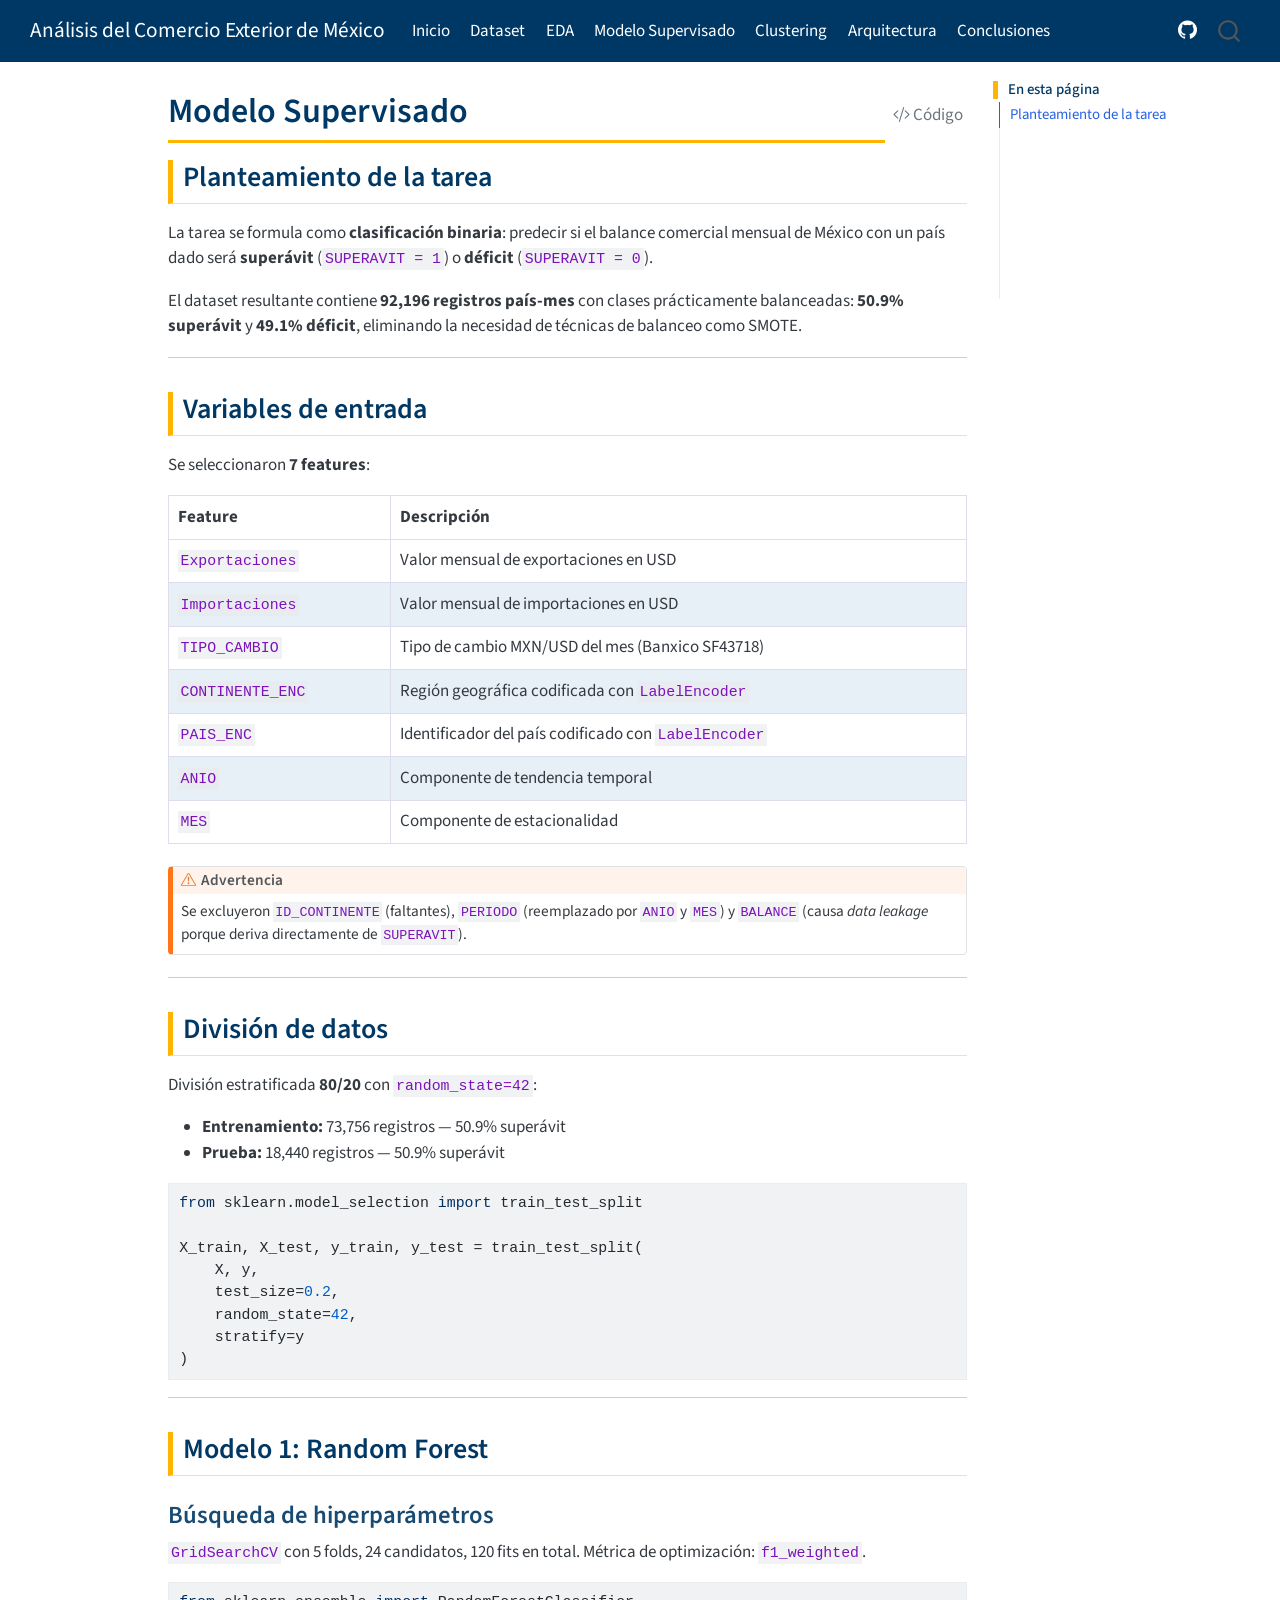
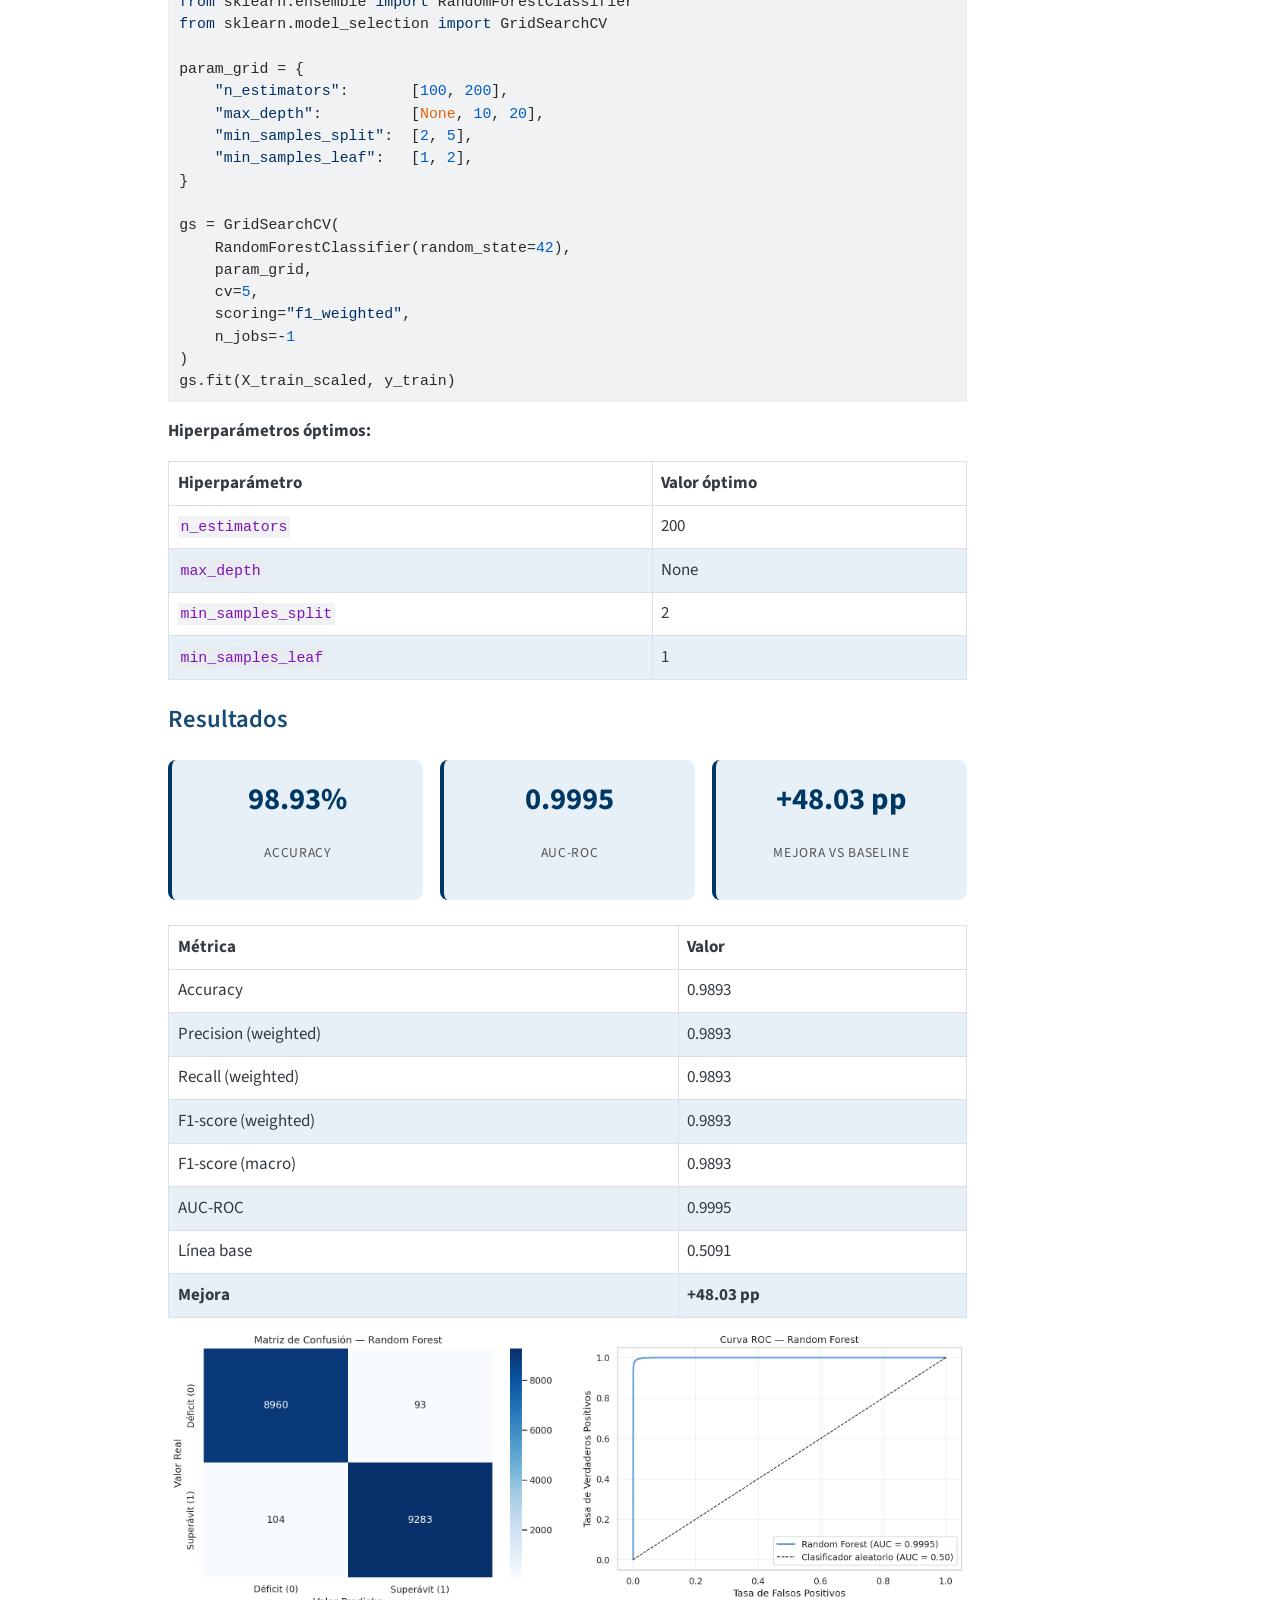
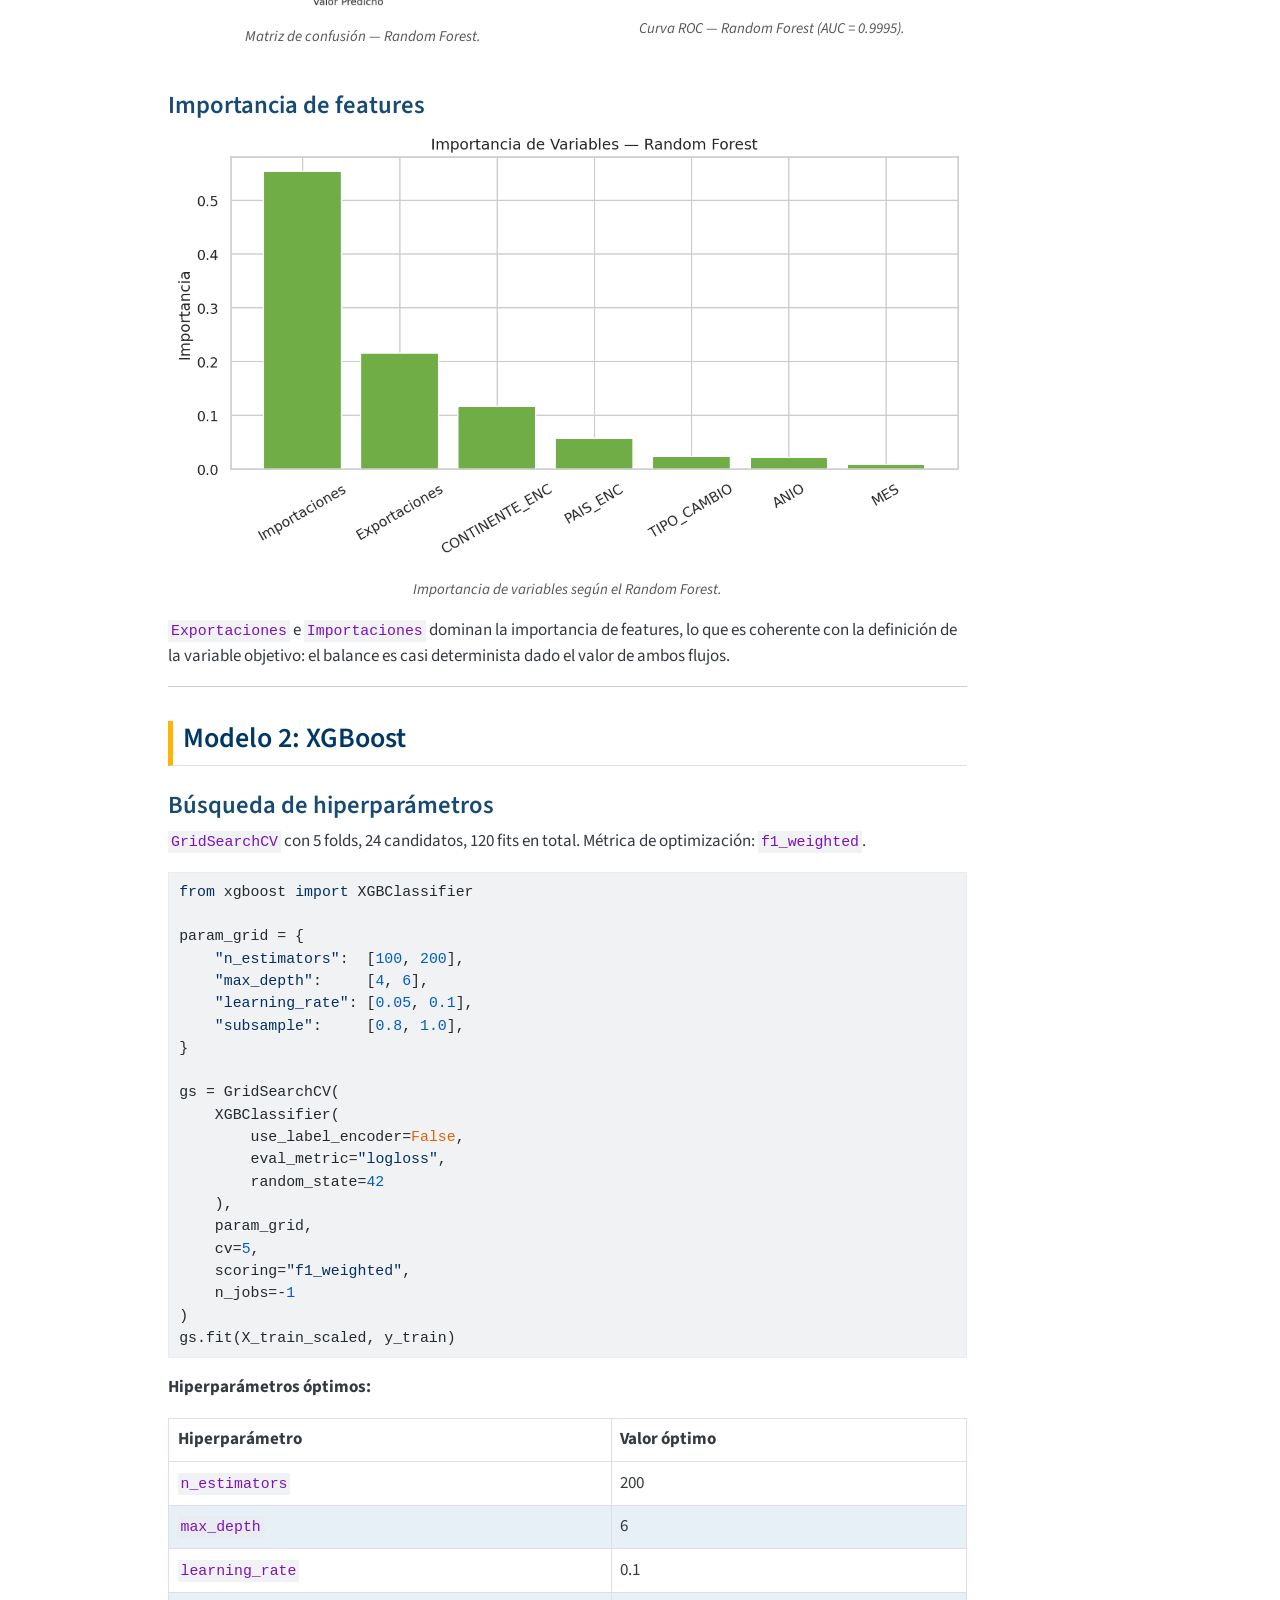
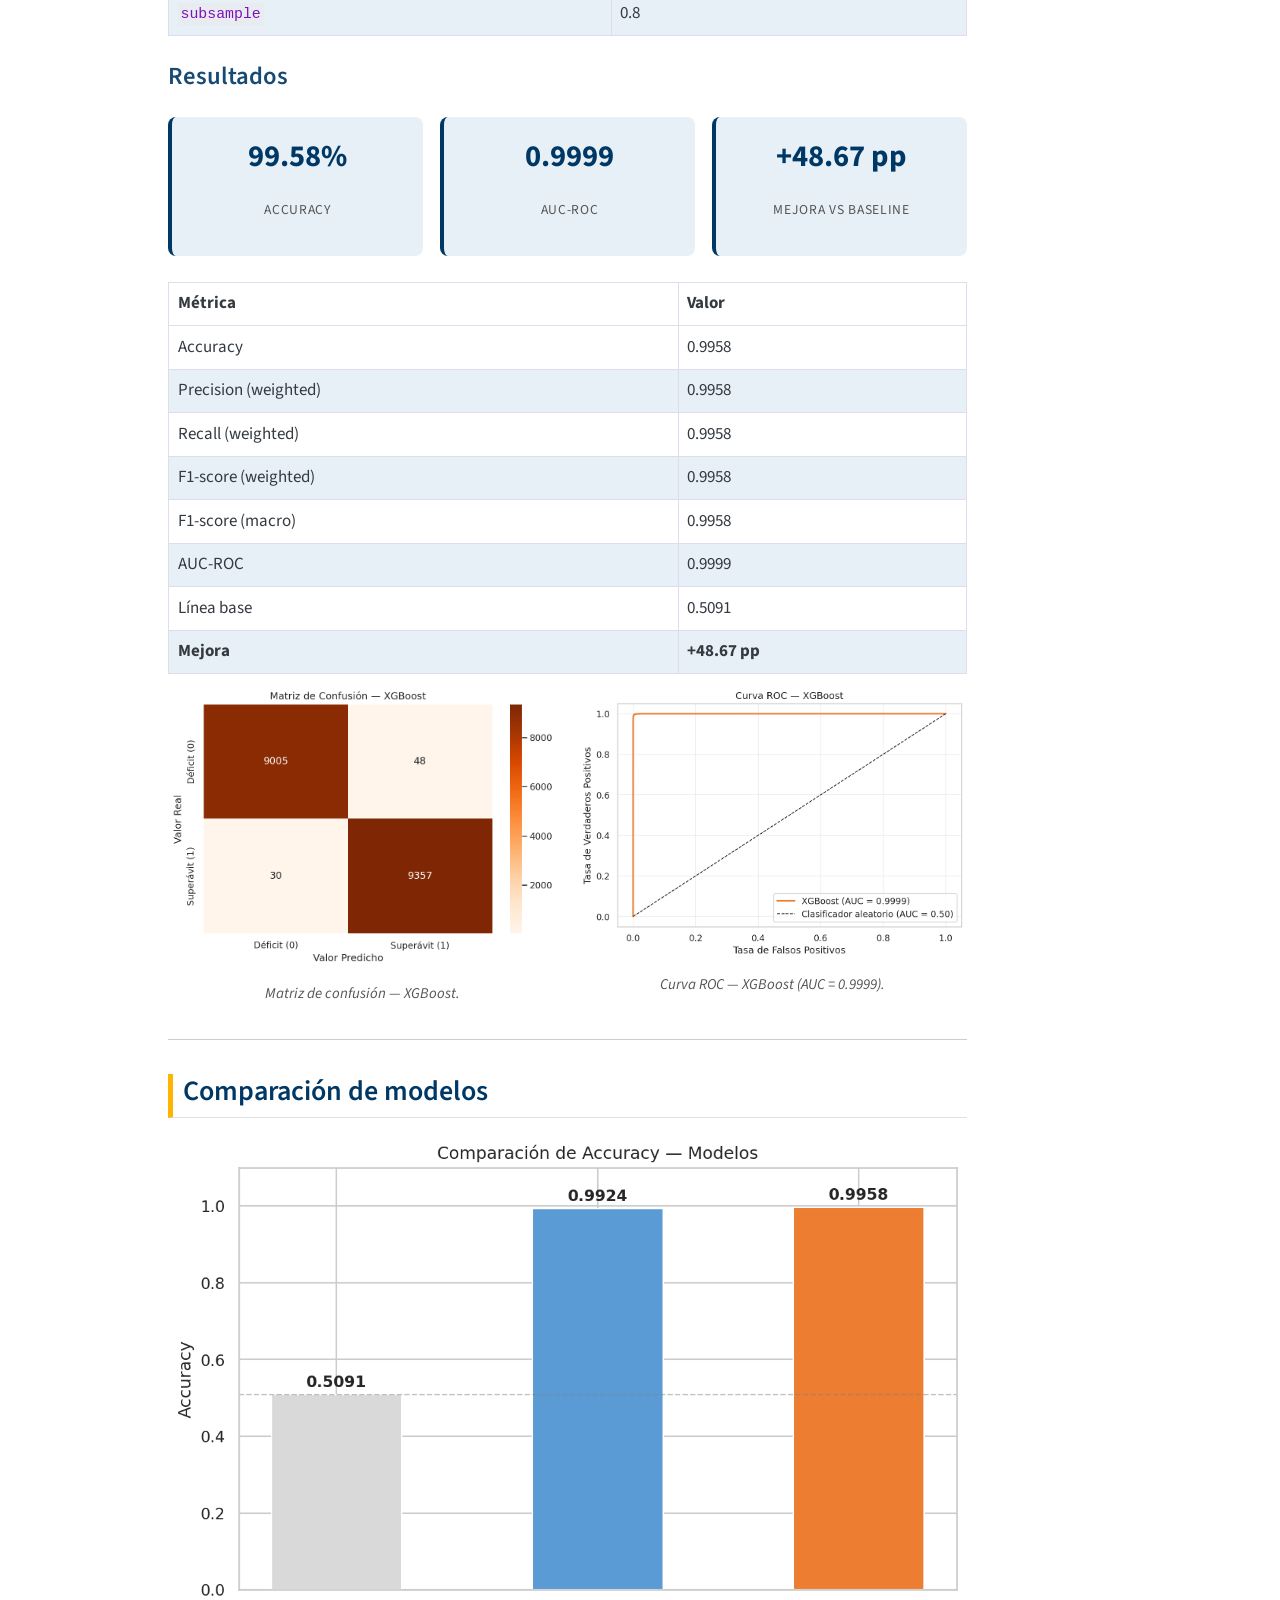
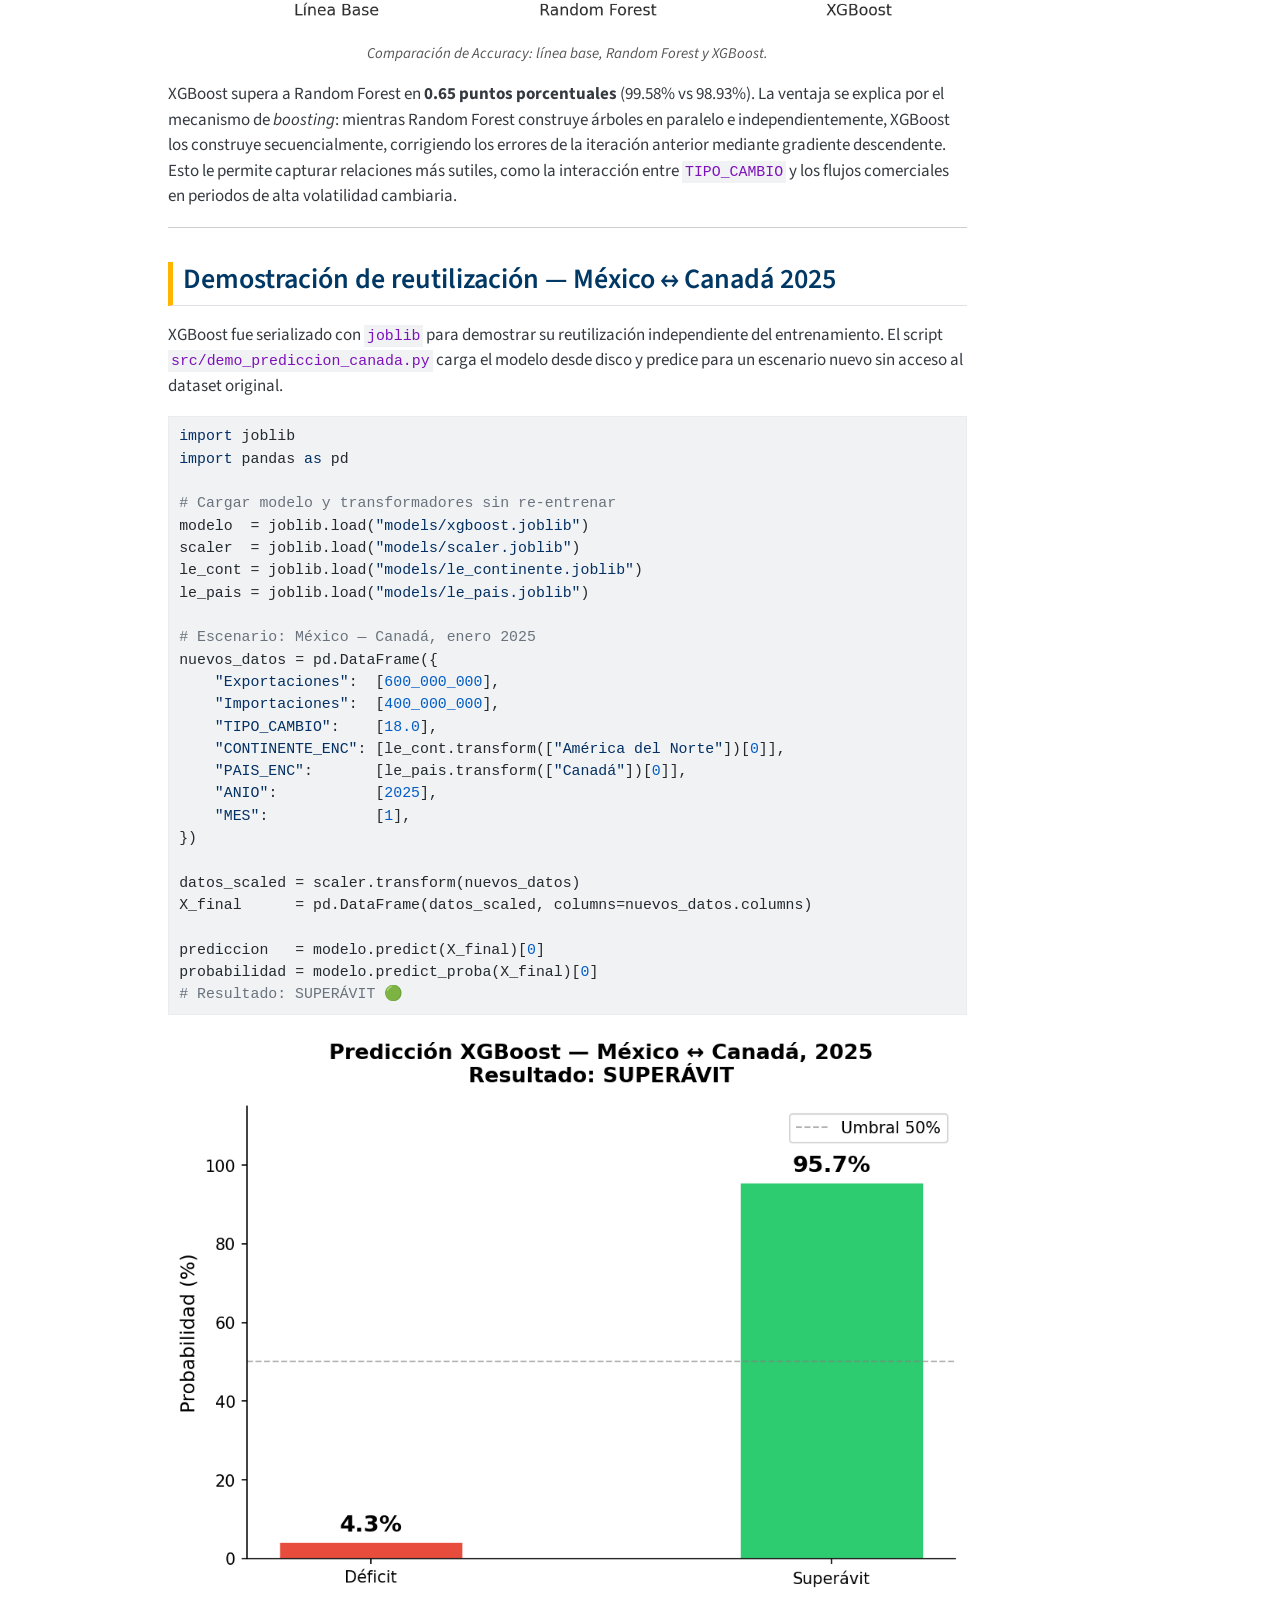
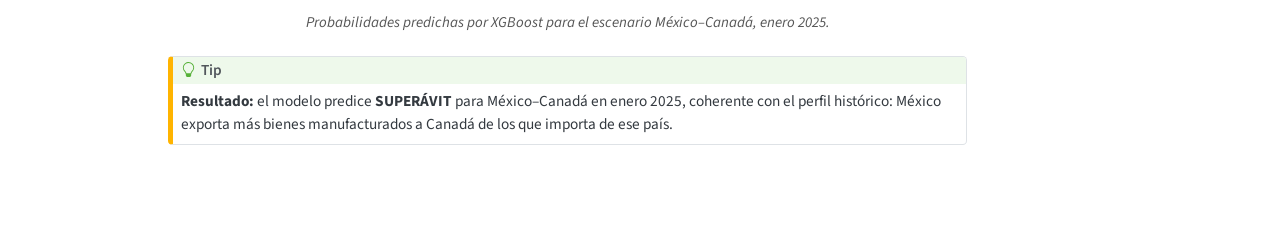
<file: docs/supervisado.html>
<!DOCTYPE html>
<html xmlns="http://www.w3.org/1999/xhtml" lang="es" xml:lang="es"><head>

<meta charset="utf-8">
<meta name="generator" content="quarto-1.9.36">

<meta name="viewport" content="width=device-width, initial-scale=1.0, user-scalable=yes">


<title>Modelo Supervisado – Análisis del Comercio Exterior de México</title>
<style>
/* Default styles provided by pandoc.
** See https://pandoc.org/MANUAL.html#variables-for-html for config info.
*/
code{white-space: pre-wrap;}
span.smallcaps{font-variant: small-caps;}
div.columns{display: flex; gap: min(4vw, 1.5em);}
div.column{flex: auto; overflow-x: auto;}
div.hanging-indent{margin-left: 1.5em; text-indent: -1.5em;}
ul.task-list{list-style: none;}
ul.task-list li input[type="checkbox"] {
  width: 0.8em;
  margin: 0 0.8em 0.2em -1em; /* quarto-specific, see https://github.com/quarto-dev/quarto-cli/issues/4556 */ 
  vertical-align: middle;
}
/* CSS for syntax highlighting */
html { -webkit-text-size-adjust: 100%; }
pre > code.sourceCode { white-space: pre; position: relative; }
pre > code.sourceCode > span { display: inline-block; line-height: 1.25; }
pre > code.sourceCode > span:empty { height: 1.2em; }
.sourceCode { overflow: visible; }
code.sourceCode > span { color: inherit; text-decoration: inherit; }
div.sourceCode { margin: 1em 0; }
pre.sourceCode { margin: 0; }
@media screen {
div.sourceCode { overflow: auto; }
}
@media print {
pre > code.sourceCode { white-space: pre-wrap; }
pre > code.sourceCode > span { text-indent: -5em; padding-left: 5em; }
}
pre.numberSource code
  { counter-reset: source-line 0; }
pre.numberSource code > span
  { position: relative; left: -4em; counter-increment: source-line; }
pre.numberSource code > span > a:first-child::before
  { content: counter(source-line);
    position: relative; left: -1em; text-align: right; vertical-align: baseline;
    border: none; display: inline-block;
    -webkit-touch-callout: none; -webkit-user-select: none;
    -khtml-user-select: none; -moz-user-select: none;
    -ms-user-select: none; user-select: none;
    padding: 0 4px; width: 4em;
  }
pre.numberSource { margin-left: 3em;  padding-left: 4px; }
div.sourceCode
  {   }
@media screen {
pre > code.sourceCode > span > a:first-child::before { text-decoration: underline; }
}
</style>


<script src="site_libs/quarto-nav/quarto-nav.js"></script>
<script src="site_libs/quarto-nav/headroom.min.js"></script>
<script src="site_libs/clipboard/clipboard.min.js"></script>
<script src="site_libs/quarto-search/autocomplete.umd.js"></script>
<script src="site_libs/quarto-search/fuse.min.js"></script>
<script src="site_libs/quarto-search/quarto-search.js"></script>
<meta name="quarto:offset" content="./">
<script src="site_libs/quarto-html/quarto.js" type="module"></script>
<script src="site_libs/quarto-html/tabsets/tabsets.js" type="module"></script>
<script src="site_libs/quarto-html/popper.min.js"></script>
<script src="site_libs/quarto-html/tippy.umd.min.js"></script>
<script src="site_libs/quarto-html/anchor.min.js"></script>
<link href="site_libs/quarto-html/tippy.css" rel="stylesheet">
<link href="site_libs/quarto-html/quarto-syntax-highlighting-a06763021a52c43c40a351ac8b799b8f.css" rel="stylesheet" id="quarto-text-highlighting-styles">
<script src="site_libs/bootstrap/bootstrap.min.js"></script>
<link href="site_libs/bootstrap/bootstrap-icons.css" rel="stylesheet">
<link href="site_libs/bootstrap/bootstrap-5c7f5333527ab496a01c18898676404e.min.css" rel="stylesheet" append-hash="true" id="quarto-bootstrap" data-mode="light">
<script id="quarto-search-options" type="application/json">{
  "location": "navbar",
  "copy-button": false,
  "collapse-after": 3,
  "panel-placement": "end",
  "type": "overlay",
  "limit": 50,
  "keyboard-shortcut": [
    "f",
    "/",
    "s"
  ],
  "show-item-context": false,
  "language": {
    "search-no-results-text": "No se han encontrado resultados",
    "search-matching-documents-text": "documentos encontrados",
    "search-copy-link-title": "Copiar el enlace en la búsqueda",
    "search-hide-matches-text": "Ocultar resultados adicionales",
    "search-more-match-text": "resultado adicional en este documento",
    "search-more-matches-text": "resultados adicionales en este documento",
    "search-clear-button-title": "Borrar",
    "search-text-placeholder": "",
    "search-detached-cancel-button-title": "Cancelar",
    "search-submit-button-title": "Enviar",
    "search-label": "Buscar"
  }
}</script>


<link rel="stylesheet" href="styles.css">
</head>

<body class="nav-fixed quarto-light">

<div id="quarto-search-results"></div>
  <header id="quarto-header" class="headroom fixed-top">
    <nav class="navbar navbar-expand-lg " data-bs-theme="dark">
      <div class="navbar-container container-fluid">
      <div class="navbar-brand-container mx-auto">
    <a class="navbar-brand" href="./index.html">
    <span class="navbar-title">Análisis del Comercio Exterior de México</span>
    </a>
  </div>
            <div id="quarto-search" class="" title="Buscar"></div>
          <button class="navbar-toggler" type="button" data-bs-toggle="collapse" data-bs-target="#navbarCollapse" aria-controls="navbarCollapse" role="menu" aria-expanded="false" aria-label="Navegación de palanca" onclick="if (window.quartoToggleHeadroom) { window.quartoToggleHeadroom(); }">
  <span class="navbar-toggler-icon"></span>
</button>
          <div class="collapse navbar-collapse" id="navbarCollapse">
            <ul class="navbar-nav navbar-nav-scroll me-auto">
  <li class="nav-item">
    <a class="nav-link" href="./index.html"> 
<span class="menu-text">Inicio</span></a>
  </li>  
  <li class="nav-item">
    <a class="nav-link" href="./dataset.html"> 
<span class="menu-text">Dataset</span></a>
  </li>  
  <li class="nav-item">
    <a class="nav-link" href="./eda.html"> 
<span class="menu-text">EDA</span></a>
  </li>  
  <li class="nav-item">
    <a class="nav-link active" href="./supervisado.html" aria-current="page"> 
<span class="menu-text">Modelo Supervisado</span></a>
  </li>  
  <li class="nav-item">
    <a class="nav-link" href="./clustering.html"> 
<span class="menu-text">Clustering</span></a>
  </li>  
  <li class="nav-item">
    <a class="nav-link" href="./arquitectura.html"> 
<span class="menu-text">Arquitectura</span></a>
  </li>  
  <li class="nav-item">
    <a class="nav-link" href="./conclusiones.html"> 
<span class="menu-text">Conclusiones</span></a>
  </li>  
</ul>
            <ul class="navbar-nav navbar-nav-scroll ms-auto">
  <li class="nav-item compact">
    <a class="nav-link" href="https://github.com/rany2023/Proyecto_Final_AyMD"> <i class="bi bi-github" role="img">
</i> 
<span class="menu-text"></span></a>
  </li>  
</ul>
          </div> <!-- /navcollapse -->
            <div class="quarto-navbar-tools">
</div>
      </div> <!-- /container-fluid -->
    </nav>
</header>
<!-- content -->
<div id="quarto-content" class="quarto-container page-columns page-rows-contents page-layout-article page-navbar">
<!-- sidebar -->
<!-- margin-sidebar -->
    <div id="quarto-margin-sidebar" class="sidebar margin-sidebar">
        <nav id="TOC" role="doc-toc" class="toc-active">
    <h2 id="toc-title">En esta página</h2>
   
  <ul>
  <li><a href="#planteamiento-de-la-tarea" id="toc-planteamiento-de-la-tarea" class="nav-link active" data-scroll-target="#planteamiento-de-la-tarea">Planteamiento de la tarea</a></li>
  <li><a href="#variables-de-entrada" id="toc-variables-de-entrada" class="nav-link" data-scroll-target="#variables-de-entrada">Variables de entrada</a></li>
  <li><a href="#división-de-datos" id="toc-división-de-datos" class="nav-link" data-scroll-target="#división-de-datos">División de datos</a></li>
  <li><a href="#modelo-1-random-forest" id="toc-modelo-1-random-forest" class="nav-link" data-scroll-target="#modelo-1-random-forest">Modelo 1: Random Forest</a>
  <ul class="collapse">
  <li><a href="#búsqueda-de-hiperparámetros" id="toc-búsqueda-de-hiperparámetros" class="nav-link" data-scroll-target="#búsqueda-de-hiperparámetros">Búsqueda de hiperparámetros</a></li>
  <li><a href="#resultados" id="toc-resultados" class="nav-link" data-scroll-target="#resultados">Resultados</a></li>
  <li><a href="#importancia-de-features" id="toc-importancia-de-features" class="nav-link" data-scroll-target="#importancia-de-features">Importancia de features</a></li>
  </ul></li>
  <li><a href="#modelo-2-xgboost" id="toc-modelo-2-xgboost" class="nav-link" data-scroll-target="#modelo-2-xgboost">Modelo 2: XGBoost</a>
  <ul class="collapse">
  <li><a href="#búsqueda-de-hiperparámetros-1" id="toc-búsqueda-de-hiperparámetros-1" class="nav-link" data-scroll-target="#búsqueda-de-hiperparámetros-1">Búsqueda de hiperparámetros</a></li>
  <li><a href="#resultados-1" id="toc-resultados-1" class="nav-link" data-scroll-target="#resultados-1">Resultados</a></li>
  </ul></li>
  <li><a href="#comparación-de-modelos" id="toc-comparación-de-modelos" class="nav-link" data-scroll-target="#comparación-de-modelos">Comparación de modelos</a></li>
  <li><a href="#demostración-de-reutilización-méxico-canadá-2025" id="toc-demostración-de-reutilización-méxico-canadá-2025" class="nav-link" data-scroll-target="#demostración-de-reutilización-méxico-canadá-2025">Demostración de reutilización — México ↔︎ Canadá 2025</a></li>
  </ul>
</nav>
    </div>
<!-- main -->
<main class="content" id="quarto-document-content">

<header id="title-block-header" class="quarto-title-block default">
<div class="quarto-title">
<div class="quarto-title-block"><div><h1 class="title">Modelo Supervisado</h1><button type="button" class="btn code-tools-button" id="quarto-code-tools-source"><i class="bi"></i> Código</button></div></div>
</div>



<div class="quarto-title-meta">

    
  
    
  </div>
  


</header>


<section id="planteamiento-de-la-tarea" class="level2">
<h2 class="anchored" data-anchor-id="planteamiento-de-la-tarea">Planteamiento de la tarea</h2>
<p>La tarea se formula como <strong>clasificación binaria</strong>: predecir si el balance comercial mensual de México con un país dado será <strong>superávit</strong> (<code>SUPERAVIT = 1</code>) o <strong>déficit</strong> (<code>SUPERAVIT = 0</code>).</p>
<p>El dataset resultante contiene <strong>92,196 registros país-mes</strong> con clases prácticamente balanceadas: <strong>50.9% superávit</strong> y <strong>49.1% déficit</strong>, eliminando la necesidad de técnicas de balanceo como SMOTE.</p>
<hr>
</section>
<section id="variables-de-entrada" class="level2">
<h2 class="anchored" data-anchor-id="variables-de-entrada">Variables de entrada</h2>
<p>Se seleccionaron <strong>7 features</strong>:</p>
<table class="caption-top table">
<thead>
<tr class="header">
<th>Feature</th>
<th>Descripción</th>
</tr>
</thead>
<tbody>
<tr class="odd">
<td><code>Exportaciones</code></td>
<td>Valor mensual de exportaciones en USD</td>
</tr>
<tr class="even">
<td><code>Importaciones</code></td>
<td>Valor mensual de importaciones en USD</td>
</tr>
<tr class="odd">
<td><code>TIPO_CAMBIO</code></td>
<td>Tipo de cambio MXN/USD del mes (Banxico SF43718)</td>
</tr>
<tr class="even">
<td><code>CONTINENTE_ENC</code></td>
<td>Región geográfica codificada con <code>LabelEncoder</code></td>
</tr>
<tr class="odd">
<td><code>PAIS_ENC</code></td>
<td>Identificador del país codificado con <code>LabelEncoder</code></td>
</tr>
<tr class="even">
<td><code>ANIO</code></td>
<td>Componente de tendencia temporal</td>
</tr>
<tr class="odd">
<td><code>MES</code></td>
<td>Componente de estacionalidad</td>
</tr>
</tbody>
</table>
<div class="callout callout-style-default callout-warning callout-titled">
<div class="callout-header d-flex align-content-center">
<div class="callout-icon-container">
<i class="callout-icon"></i>
</div>
<div class="callout-title-container flex-fill">
Advertencia
</div>
</div>
<div class="callout-body-container callout-body">
<p>Se excluyeron <code>ID_CONTINENTE</code> (faltantes), <code>PERIODO</code> (reemplazado por <code>ANIO</code> y <code>MES</code>) y <code>BALANCE</code> (causa <em>data leakage</em> porque deriva directamente de <code>SUPERAVIT</code>).</p>
</div>
</div>
<hr>
</section>
<section id="división-de-datos" class="level2">
<h2 class="anchored" data-anchor-id="división-de-datos">División de datos</h2>
<p>División estratificada <strong>80/20</strong> con <code>random_state=42</code>:</p>
<ul>
<li><strong>Entrenamiento:</strong> 73,756 registros — 50.9% superávit</li>
<li><strong>Prueba:</strong> 18,440 registros — 50.9% superávit</li>
</ul>
<div class="code-copy-outer-scaffold"><div class="sourceCode" id="cb1"><pre class="sourceCode python code-with-copy"><code class="sourceCode python"><span id="cb1-1"><a href="#cb1-1" aria-hidden="true" tabindex="-1"></a><span class="im">from</span> sklearn.model_selection <span class="im">import</span> train_test_split</span>
<span id="cb1-2"><a href="#cb1-2" aria-hidden="true" tabindex="-1"></a></span>
<span id="cb1-3"><a href="#cb1-3" aria-hidden="true" tabindex="-1"></a>X_train, X_test, y_train, y_test <span class="op">=</span> train_test_split(</span>
<span id="cb1-4"><a href="#cb1-4" aria-hidden="true" tabindex="-1"></a>    X, y,</span>
<span id="cb1-5"><a href="#cb1-5" aria-hidden="true" tabindex="-1"></a>    test_size<span class="op">=</span><span class="fl">0.2</span>,</span>
<span id="cb1-6"><a href="#cb1-6" aria-hidden="true" tabindex="-1"></a>    random_state<span class="op">=</span><span class="dv">42</span>,</span>
<span id="cb1-7"><a href="#cb1-7" aria-hidden="true" tabindex="-1"></a>    stratify<span class="op">=</span>y</span>
<span id="cb1-8"><a href="#cb1-8" aria-hidden="true" tabindex="-1"></a>)</span></code></pre></div><button title="Copiar al portapapeles" class="code-copy-button"><i class="bi"></i></button></div>
<hr>
</section>
<section id="modelo-1-random-forest" class="level2">
<h2 class="anchored" data-anchor-id="modelo-1-random-forest">Modelo 1: Random Forest</h2>
<section id="búsqueda-de-hiperparámetros" class="level3">
<h3 class="anchored" data-anchor-id="búsqueda-de-hiperparámetros">Búsqueda de hiperparámetros</h3>
<p><code>GridSearchCV</code> con 5 folds, 24 candidatos, 120 fits en total. Métrica de optimización: <code>f1_weighted</code>.</p>
<div class="code-copy-outer-scaffold"><div class="sourceCode" id="cb2"><pre class="sourceCode python code-with-copy"><code class="sourceCode python"><span id="cb2-1"><a href="#cb2-1" aria-hidden="true" tabindex="-1"></a><span class="im">from</span> sklearn.ensemble <span class="im">import</span> RandomForestClassifier</span>
<span id="cb2-2"><a href="#cb2-2" aria-hidden="true" tabindex="-1"></a><span class="im">from</span> sklearn.model_selection <span class="im">import</span> GridSearchCV</span>
<span id="cb2-3"><a href="#cb2-3" aria-hidden="true" tabindex="-1"></a></span>
<span id="cb2-4"><a href="#cb2-4" aria-hidden="true" tabindex="-1"></a>param_grid <span class="op">=</span> {</span>
<span id="cb2-5"><a href="#cb2-5" aria-hidden="true" tabindex="-1"></a>    <span class="st">"n_estimators"</span>:       [<span class="dv">100</span>, <span class="dv">200</span>],</span>
<span id="cb2-6"><a href="#cb2-6" aria-hidden="true" tabindex="-1"></a>    <span class="st">"max_depth"</span>:          [<span class="va">None</span>, <span class="dv">10</span>, <span class="dv">20</span>],</span>
<span id="cb2-7"><a href="#cb2-7" aria-hidden="true" tabindex="-1"></a>    <span class="st">"min_samples_split"</span>:  [<span class="dv">2</span>, <span class="dv">5</span>],</span>
<span id="cb2-8"><a href="#cb2-8" aria-hidden="true" tabindex="-1"></a>    <span class="st">"min_samples_leaf"</span>:   [<span class="dv">1</span>, <span class="dv">2</span>],</span>
<span id="cb2-9"><a href="#cb2-9" aria-hidden="true" tabindex="-1"></a>}</span>
<span id="cb2-10"><a href="#cb2-10" aria-hidden="true" tabindex="-1"></a></span>
<span id="cb2-11"><a href="#cb2-11" aria-hidden="true" tabindex="-1"></a>gs <span class="op">=</span> GridSearchCV(</span>
<span id="cb2-12"><a href="#cb2-12" aria-hidden="true" tabindex="-1"></a>    RandomForestClassifier(random_state<span class="op">=</span><span class="dv">42</span>),</span>
<span id="cb2-13"><a href="#cb2-13" aria-hidden="true" tabindex="-1"></a>    param_grid,</span>
<span id="cb2-14"><a href="#cb2-14" aria-hidden="true" tabindex="-1"></a>    cv<span class="op">=</span><span class="dv">5</span>,</span>
<span id="cb2-15"><a href="#cb2-15" aria-hidden="true" tabindex="-1"></a>    scoring<span class="op">=</span><span class="st">"f1_weighted"</span>,</span>
<span id="cb2-16"><a href="#cb2-16" aria-hidden="true" tabindex="-1"></a>    n_jobs<span class="op">=-</span><span class="dv">1</span></span>
<span id="cb2-17"><a href="#cb2-17" aria-hidden="true" tabindex="-1"></a>)</span>
<span id="cb2-18"><a href="#cb2-18" aria-hidden="true" tabindex="-1"></a>gs.fit(X_train_scaled, y_train)</span></code></pre></div><button title="Copiar al portapapeles" class="code-copy-button"><i class="bi"></i></button></div>
<p><strong>Hiperparámetros óptimos:</strong></p>
<table class="caption-top table">
<thead>
<tr class="header">
<th>Hiperparámetro</th>
<th>Valor óptimo</th>
</tr>
</thead>
<tbody>
<tr class="odd">
<td><code>n_estimators</code></td>
<td>200</td>
</tr>
<tr class="even">
<td><code>max_depth</code></td>
<td>None</td>
</tr>
<tr class="odd">
<td><code>min_samples_split</code></td>
<td>2</td>
</tr>
<tr class="even">
<td><code>min_samples_leaf</code></td>
<td>1</td>
</tr>
</tbody>
</table>
</section>
<section id="resultados" class="level3">
<h3 class="anchored" data-anchor-id="resultados">Resultados</h3>
<div class="metric-grid">
<div class="metric-card">
<p><span class="value">98.93%</span></p>
<p><span class="label">Accuracy</span></p>
</div>
<div class="metric-card">
<p><span class="value">0.9995</span></p>
<p><span class="label">AUC-ROC</span></p>
</div>
<div class="metric-card">
<p><span class="value">+48.03 pp</span></p>
<p><span class="label">Mejora vs baseline</span></p>
</div>
</div>
<table class="caption-top table">
<thead>
<tr class="header">
<th>Métrica</th>
<th>Valor</th>
</tr>
</thead>
<tbody>
<tr class="odd">
<td>Accuracy</td>
<td>0.9893</td>
</tr>
<tr class="even">
<td>Precision (weighted)</td>
<td>0.9893</td>
</tr>
<tr class="odd">
<td>Recall (weighted)</td>
<td>0.9893</td>
</tr>
<tr class="even">
<td>F1-score (weighted)</td>
<td>0.9893</td>
</tr>
<tr class="odd">
<td>F1-score (macro)</td>
<td>0.9893</td>
</tr>
<tr class="even">
<td>AUC-ROC</td>
<td>0.9995</td>
</tr>
<tr class="odd">
<td>Línea base</td>
<td>0.5091</td>
</tr>
<tr class="even">
<td><strong>Mejora</strong></td>
<td><strong>+48.03 pp</strong></td>
</tr>
</tbody>
</table>
<div class="quarto-layout-panel" data-layout-ncol="2">
<div class="quarto-layout-row">
<div class="quarto-layout-cell" style="flex-basis: 50.0%;justify-content: flex-start;">
<div class="quarto-figure quarto-figure-center">
<figure class="figure">
<p><img src="reports/rf_confusion.png" class="img-fluid figure-img"></p>
<figcaption>Matriz de confusión — Random Forest.</figcaption>
</figure>
</div>
</div>
<div class="quarto-layout-cell" style="flex-basis: 50.0%;justify-content: flex-start;">
<div class="quarto-figure quarto-figure-center">
<figure class="figure">
<p><img src="reports/rf_roc.png" class="img-fluid figure-img"></p>
<figcaption>Curva ROC — Random Forest (AUC = 0.9995).</figcaption>
</figure>
</div>
</div>
</div>
</div>
</section>
<section id="importancia-de-features" class="level3">
<h3 class="anchored" data-anchor-id="importancia-de-features">Importancia de features</h3>
<div class="quarto-figure quarto-figure-center">
<figure class="figure">
<p><img src="reports/rf_importancia.png" class="img-fluid figure-img"></p>
<figcaption>Importancia de variables según el Random Forest.</figcaption>
</figure>
</div>
<p><code>Exportaciones</code> e <code>Importaciones</code> dominan la importancia de features, lo que es coherente con la definición de la variable objetivo: el balance es casi determinista dado el valor de ambos flujos.</p>
<hr>
</section>
</section>
<section id="modelo-2-xgboost" class="level2">
<h2 class="anchored" data-anchor-id="modelo-2-xgboost">Modelo 2: XGBoost</h2>
<section id="búsqueda-de-hiperparámetros-1" class="level3">
<h3 class="anchored" data-anchor-id="búsqueda-de-hiperparámetros-1">Búsqueda de hiperparámetros</h3>
<p><code>GridSearchCV</code> con 5 folds, 24 candidatos, 120 fits en total. Métrica de optimización: <code>f1_weighted</code>.</p>
<div class="code-copy-outer-scaffold"><div class="sourceCode" id="cb3"><pre class="sourceCode python code-with-copy"><code class="sourceCode python"><span id="cb3-1"><a href="#cb3-1" aria-hidden="true" tabindex="-1"></a><span class="im">from</span> xgboost <span class="im">import</span> XGBClassifier</span>
<span id="cb3-2"><a href="#cb3-2" aria-hidden="true" tabindex="-1"></a></span>
<span id="cb3-3"><a href="#cb3-3" aria-hidden="true" tabindex="-1"></a>param_grid <span class="op">=</span> {</span>
<span id="cb3-4"><a href="#cb3-4" aria-hidden="true" tabindex="-1"></a>    <span class="st">"n_estimators"</span>:  [<span class="dv">100</span>, <span class="dv">200</span>],</span>
<span id="cb3-5"><a href="#cb3-5" aria-hidden="true" tabindex="-1"></a>    <span class="st">"max_depth"</span>:     [<span class="dv">4</span>, <span class="dv">6</span>],</span>
<span id="cb3-6"><a href="#cb3-6" aria-hidden="true" tabindex="-1"></a>    <span class="st">"learning_rate"</span>: [<span class="fl">0.05</span>, <span class="fl">0.1</span>],</span>
<span id="cb3-7"><a href="#cb3-7" aria-hidden="true" tabindex="-1"></a>    <span class="st">"subsample"</span>:     [<span class="fl">0.8</span>, <span class="fl">1.0</span>],</span>
<span id="cb3-8"><a href="#cb3-8" aria-hidden="true" tabindex="-1"></a>}</span>
<span id="cb3-9"><a href="#cb3-9" aria-hidden="true" tabindex="-1"></a></span>
<span id="cb3-10"><a href="#cb3-10" aria-hidden="true" tabindex="-1"></a>gs <span class="op">=</span> GridSearchCV(</span>
<span id="cb3-11"><a href="#cb3-11" aria-hidden="true" tabindex="-1"></a>    XGBClassifier(</span>
<span id="cb3-12"><a href="#cb3-12" aria-hidden="true" tabindex="-1"></a>        use_label_encoder<span class="op">=</span><span class="va">False</span>,</span>
<span id="cb3-13"><a href="#cb3-13" aria-hidden="true" tabindex="-1"></a>        eval_metric<span class="op">=</span><span class="st">"logloss"</span>,</span>
<span id="cb3-14"><a href="#cb3-14" aria-hidden="true" tabindex="-1"></a>        random_state<span class="op">=</span><span class="dv">42</span></span>
<span id="cb3-15"><a href="#cb3-15" aria-hidden="true" tabindex="-1"></a>    ),</span>
<span id="cb3-16"><a href="#cb3-16" aria-hidden="true" tabindex="-1"></a>    param_grid,</span>
<span id="cb3-17"><a href="#cb3-17" aria-hidden="true" tabindex="-1"></a>    cv<span class="op">=</span><span class="dv">5</span>,</span>
<span id="cb3-18"><a href="#cb3-18" aria-hidden="true" tabindex="-1"></a>    scoring<span class="op">=</span><span class="st">"f1_weighted"</span>,</span>
<span id="cb3-19"><a href="#cb3-19" aria-hidden="true" tabindex="-1"></a>    n_jobs<span class="op">=-</span><span class="dv">1</span></span>
<span id="cb3-20"><a href="#cb3-20" aria-hidden="true" tabindex="-1"></a>)</span>
<span id="cb3-21"><a href="#cb3-21" aria-hidden="true" tabindex="-1"></a>gs.fit(X_train_scaled, y_train)</span></code></pre></div><button title="Copiar al portapapeles" class="code-copy-button"><i class="bi"></i></button></div>
<p><strong>Hiperparámetros óptimos:</strong></p>
<table class="caption-top table">
<thead>
<tr class="header">
<th>Hiperparámetro</th>
<th>Valor óptimo</th>
</tr>
</thead>
<tbody>
<tr class="odd">
<td><code>n_estimators</code></td>
<td>200</td>
</tr>
<tr class="even">
<td><code>max_depth</code></td>
<td>6</td>
</tr>
<tr class="odd">
<td><code>learning_rate</code></td>
<td>0.1</td>
</tr>
<tr class="even">
<td><code>subsample</code></td>
<td>0.8</td>
</tr>
</tbody>
</table>
</section>
<section id="resultados-1" class="level3">
<h3 class="anchored" data-anchor-id="resultados-1">Resultados</h3>
<div class="metric-grid">
<div class="metric-card">
<p><span class="value">99.58%</span></p>
<p><span class="label">Accuracy</span></p>
</div>
<div class="metric-card">
<p><span class="value">0.9999</span></p>
<p><span class="label">AUC-ROC</span></p>
</div>
<div class="metric-card">
<p><span class="value">+48.67 pp</span></p>
<p><span class="label">Mejora vs baseline</span></p>
</div>
</div>
<table class="caption-top table">
<thead>
<tr class="header">
<th>Métrica</th>
<th>Valor</th>
</tr>
</thead>
<tbody>
<tr class="odd">
<td>Accuracy</td>
<td>0.9958</td>
</tr>
<tr class="even">
<td>Precision (weighted)</td>
<td>0.9958</td>
</tr>
<tr class="odd">
<td>Recall (weighted)</td>
<td>0.9958</td>
</tr>
<tr class="even">
<td>F1-score (weighted)</td>
<td>0.9958</td>
</tr>
<tr class="odd">
<td>F1-score (macro)</td>
<td>0.9958</td>
</tr>
<tr class="even">
<td>AUC-ROC</td>
<td>0.9999</td>
</tr>
<tr class="odd">
<td>Línea base</td>
<td>0.5091</td>
</tr>
<tr class="even">
<td><strong>Mejora</strong></td>
<td><strong>+48.67 pp</strong></td>
</tr>
</tbody>
</table>
<div class="quarto-layout-panel" data-layout-ncol="2">
<div class="quarto-layout-row">
<div class="quarto-layout-cell" style="flex-basis: 50.0%;justify-content: flex-start;">
<div class="quarto-figure quarto-figure-center">
<figure class="figure">
<p><img src="reports/xgb_confusion.png" class="img-fluid figure-img"></p>
<figcaption>Matriz de confusión — XGBoost.</figcaption>
</figure>
</div>
</div>
<div class="quarto-layout-cell" style="flex-basis: 50.0%;justify-content: flex-start;">
<div class="quarto-figure quarto-figure-center">
<figure class="figure">
<p><img src="reports/xgb_roc.png" class="img-fluid figure-img"></p>
<figcaption>Curva ROC — XGBoost (AUC = 0.9999).</figcaption>
</figure>
</div>
</div>
</div>
</div>
<hr>
</section>
</section>
<section id="comparación-de-modelos" class="level2">
<h2 class="anchored" data-anchor-id="comparación-de-modelos">Comparación de modelos</h2>
<div class="quarto-figure quarto-figure-center">
<figure class="figure">
<p><img src="reports/comparacion_modelos.png" class="img-fluid figure-img"></p>
<figcaption>Comparación de Accuracy: línea base, Random Forest y XGBoost.</figcaption>
</figure>
</div>
<p>XGBoost supera a Random Forest en <strong>0.65 puntos porcentuales</strong> (99.58% vs 98.93%). La ventaja se explica por el mecanismo de <em>boosting</em>: mientras Random Forest construye árboles en paralelo e independientemente, XGBoost los construye secuencialmente, corrigiendo los errores de la iteración anterior mediante gradiente descendente. Esto le permite capturar relaciones más sutiles, como la interacción entre <code>TIPO_CAMBIO</code> y los flujos comerciales en periodos de alta volatilidad cambiaria.</p>
<hr>
</section>
<section id="demostración-de-reutilización-méxico-canadá-2025" class="level2">
<h2 class="anchored" data-anchor-id="demostración-de-reutilización-méxico-canadá-2025">Demostración de reutilización — México ↔︎ Canadá 2025</h2>
<p>XGBoost fue serializado con <code>joblib</code> para demostrar su reutilización independiente del entrenamiento. El script <code>src/demo_prediccion_canada.py</code> carga el modelo desde disco y predice para un escenario nuevo sin acceso al dataset original.</p>
<div class="code-copy-outer-scaffold"><div class="sourceCode" id="cb4"><pre class="sourceCode python code-with-copy"><code class="sourceCode python"><span id="cb4-1"><a href="#cb4-1" aria-hidden="true" tabindex="-1"></a><span class="im">import</span> joblib</span>
<span id="cb4-2"><a href="#cb4-2" aria-hidden="true" tabindex="-1"></a><span class="im">import</span> pandas <span class="im">as</span> pd</span>
<span id="cb4-3"><a href="#cb4-3" aria-hidden="true" tabindex="-1"></a></span>
<span id="cb4-4"><a href="#cb4-4" aria-hidden="true" tabindex="-1"></a><span class="co"># Cargar modelo y transformadores sin re-entrenar</span></span>
<span id="cb4-5"><a href="#cb4-5" aria-hidden="true" tabindex="-1"></a>modelo  <span class="op">=</span> joblib.load(<span class="st">"models/xgboost.joblib"</span>)</span>
<span id="cb4-6"><a href="#cb4-6" aria-hidden="true" tabindex="-1"></a>scaler  <span class="op">=</span> joblib.load(<span class="st">"models/scaler.joblib"</span>)</span>
<span id="cb4-7"><a href="#cb4-7" aria-hidden="true" tabindex="-1"></a>le_cont <span class="op">=</span> joblib.load(<span class="st">"models/le_continente.joblib"</span>)</span>
<span id="cb4-8"><a href="#cb4-8" aria-hidden="true" tabindex="-1"></a>le_pais <span class="op">=</span> joblib.load(<span class="st">"models/le_pais.joblib"</span>)</span>
<span id="cb4-9"><a href="#cb4-9" aria-hidden="true" tabindex="-1"></a></span>
<span id="cb4-10"><a href="#cb4-10" aria-hidden="true" tabindex="-1"></a><span class="co"># Escenario: México — Canadá, enero 2025</span></span>
<span id="cb4-11"><a href="#cb4-11" aria-hidden="true" tabindex="-1"></a>nuevos_datos <span class="op">=</span> pd.DataFrame({</span>
<span id="cb4-12"><a href="#cb4-12" aria-hidden="true" tabindex="-1"></a>    <span class="st">"Exportaciones"</span>:  [<span class="dv">600_000_000</span>],</span>
<span id="cb4-13"><a href="#cb4-13" aria-hidden="true" tabindex="-1"></a>    <span class="st">"Importaciones"</span>:  [<span class="dv">400_000_000</span>],</span>
<span id="cb4-14"><a href="#cb4-14" aria-hidden="true" tabindex="-1"></a>    <span class="st">"TIPO_CAMBIO"</span>:    [<span class="fl">18.0</span>],</span>
<span id="cb4-15"><a href="#cb4-15" aria-hidden="true" tabindex="-1"></a>    <span class="st">"CONTINENTE_ENC"</span>: [le_cont.transform([<span class="st">"América del Norte"</span>])[<span class="dv">0</span>]],</span>
<span id="cb4-16"><a href="#cb4-16" aria-hidden="true" tabindex="-1"></a>    <span class="st">"PAIS_ENC"</span>:       [le_pais.transform([<span class="st">"Canadá"</span>])[<span class="dv">0</span>]],</span>
<span id="cb4-17"><a href="#cb4-17" aria-hidden="true" tabindex="-1"></a>    <span class="st">"ANIO"</span>:           [<span class="dv">2025</span>],</span>
<span id="cb4-18"><a href="#cb4-18" aria-hidden="true" tabindex="-1"></a>    <span class="st">"MES"</span>:            [<span class="dv">1</span>],</span>
<span id="cb4-19"><a href="#cb4-19" aria-hidden="true" tabindex="-1"></a>})</span>
<span id="cb4-20"><a href="#cb4-20" aria-hidden="true" tabindex="-1"></a></span>
<span id="cb4-21"><a href="#cb4-21" aria-hidden="true" tabindex="-1"></a>datos_scaled <span class="op">=</span> scaler.transform(nuevos_datos)</span>
<span id="cb4-22"><a href="#cb4-22" aria-hidden="true" tabindex="-1"></a>X_final      <span class="op">=</span> pd.DataFrame(datos_scaled, columns<span class="op">=</span>nuevos_datos.columns)</span>
<span id="cb4-23"><a href="#cb4-23" aria-hidden="true" tabindex="-1"></a></span>
<span id="cb4-24"><a href="#cb4-24" aria-hidden="true" tabindex="-1"></a>prediccion   <span class="op">=</span> modelo.predict(X_final)[<span class="dv">0</span>]</span>
<span id="cb4-25"><a href="#cb4-25" aria-hidden="true" tabindex="-1"></a>probabilidad <span class="op">=</span> modelo.predict_proba(X_final)[<span class="dv">0</span>]</span>
<span id="cb4-26"><a href="#cb4-26" aria-hidden="true" tabindex="-1"></a><span class="co"># Resultado: SUPERÁVIT 🟢</span></span></code></pre></div><button title="Copiar al portapapeles" class="code-copy-button"><i class="bi"></i></button></div>
<div class="quarto-figure quarto-figure-center">
<figure class="figure">
<p><img src="reports/prediccion_canada_2025.png" class="img-fluid figure-img"></p>
<figcaption>Probabilidades predichas por XGBoost para el escenario México–Canadá, enero 2025.</figcaption>
</figure>
</div>
<div class="callout callout-style-default callout-tip callout-titled">
<div class="callout-header d-flex align-content-center">
<div class="callout-icon-container">
<i class="callout-icon"></i>
</div>
<div class="callout-title-container flex-fill">
Tip
</div>
</div>
<div class="callout-body-container callout-body">
<p><strong>Resultado:</strong> el modelo predice <strong>SUPERÁVIT</strong> para México–Canadá en enero 2025, coherente con el perfil histórico: México exporta más bienes manufacturados a Canadá de los que importa de ese país.</p>
</div>
</div>


<!-- -->

</section>

</main> <!-- /main -->
<script id="quarto-html-after-body" type="application/javascript">
  window.document.addEventListener("DOMContentLoaded", function (event) {
    const icon = "";
    const anchorJS = new window.AnchorJS();
    anchorJS.options = {
      placement: 'right',
      icon: icon
    };
    anchorJS.add('.anchored');
    const isCodeAnnotation = (el) => {
      for (const clz of el.classList) {
        if (clz.startsWith('code-annotation-')) {                     
          return true;
        }
      }
      return false;
    }
    const onCopySuccess = function(e) {
      // button target
      const button = e.trigger;
      // don't keep focus
      button.blur();
      // flash "checked"
      button.classList.add('code-copy-button-checked');
      var currentTitle = button.getAttribute("title");
      button.setAttribute("title", "Copiado");
      let tooltip;
      if (window.bootstrap) {
        button.setAttribute("data-bs-toggle", "tooltip");
        button.setAttribute("data-bs-placement", "left");
        button.setAttribute("data-bs-title", "Copiado");
        tooltip = new bootstrap.Tooltip(button, 
          { trigger: "manual", 
            customClass: "code-copy-button-tooltip",
            offset: [0, -8]});
        tooltip.show();    
      }
      setTimeout(function() {
        if (tooltip) {
          tooltip.hide();
          button.removeAttribute("data-bs-title");
          button.removeAttribute("data-bs-toggle");
          button.removeAttribute("data-bs-placement");
        }
        button.setAttribute("title", currentTitle);
        button.classList.remove('code-copy-button-checked');
      }, 1000);
      // clear code selection
      e.clearSelection();
    }
    const getTextToCopy = function(trigger) {
      const outerScaffold = trigger.parentElement.cloneNode(true);
      const codeEl = outerScaffold.querySelector('code');
      for (const childEl of codeEl.children) {
        if (isCodeAnnotation(childEl)) {
          childEl.remove();
        }
      }
      return codeEl.innerText;
    }
    const clipboard = new window.ClipboardJS('.code-copy-button:not([data-in-quarto-modal])', {
      text: getTextToCopy
    });
    clipboard.on('success', onCopySuccess);
    if (window.document.getElementById('quarto-embedded-source-code-modal')) {
      const clipboardModal = new window.ClipboardJS('.code-copy-button[data-in-quarto-modal]', {
        text: getTextToCopy,
        container: window.document.getElementById('quarto-embedded-source-code-modal')
      });
      clipboardModal.on('success', onCopySuccess);
    }
    const viewSource = window.document.getElementById('quarto-view-source') ||
                       window.document.getElementById('quarto-code-tools-source');
    if (viewSource) {
      const sourceUrl = viewSource.getAttribute("data-quarto-source-url");
      viewSource.addEventListener("click", function(e) {
        if (sourceUrl) {
          // rstudio viewer pane
          if (/\bcapabilities=\b/.test(window.location)) {
            window.open(sourceUrl);
          } else {
            window.location.href = sourceUrl;
          }
        } else {
          const modal = new bootstrap.Modal(document.getElementById('quarto-embedded-source-code-modal'));
          modal.show();
        }
        return false;
      });
    }
    function toggleCodeHandler(show) {
      return function(e) {
        const detailsSrc = window.document.querySelectorAll(".cell > details > .sourceCode");
        for (let i=0; i<detailsSrc.length; i++) {
          const details = detailsSrc[i].parentElement;
          if (show) {
            details.open = true;
          } else {
            details.removeAttribute("open");
          }
        }
        const cellCodeDivs = window.document.querySelectorAll(".cell > .sourceCode");
        const fromCls = show ? "hidden" : "unhidden";
        const toCls = show ? "unhidden" : "hidden";
        for (let i=0; i<cellCodeDivs.length; i++) {
          const codeDiv = cellCodeDivs[i];
          if (codeDiv.classList.contains(fromCls)) {
            codeDiv.classList.remove(fromCls);
            codeDiv.classList.add(toCls);
          } 
        }
        return false;
      }
    }
    const hideAllCode = window.document.getElementById("quarto-hide-all-code");
    if (hideAllCode) {
      hideAllCode.addEventListener("click", toggleCodeHandler(false));
    }
    const showAllCode = window.document.getElementById("quarto-show-all-code");
    if (showAllCode) {
      showAllCode.addEventListener("click", toggleCodeHandler(true));
    }
      var localhostRegex = new RegExp(/^(?:http|https):\/\/localhost\:?[0-9]*\//);
      var mailtoRegex = new RegExp(/^mailto:/);
        var filterRegex = new RegExp('/' + window.location.host + '/');
      var isInternal = (href) => {
          return filterRegex.test(href) || localhostRegex.test(href) || mailtoRegex.test(href);
      }
      // Inspect non-navigation links and adorn them if external
     var links = window.document.querySelectorAll('a[href]:not(.nav-link):not(.navbar-brand):not(.toc-action):not(.sidebar-link):not(.sidebar-item-toggle):not(.pagination-link):not(.no-external):not([aria-hidden]):not(.dropdown-item):not(.quarto-navigation-tool):not(.about-link)');
      for (var i=0; i<links.length; i++) {
        const link = links[i];
        if (!isInternal(link.href)) {
          // undo the damage that might have been done by quarto-nav.js in the case of
          // links that we want to consider external
          if (link.dataset.originalHref !== undefined) {
            link.href = link.dataset.originalHref;
          }
        }
      }
    function tippyHover(el, contentFn, onTriggerFn, onUntriggerFn) {
      const config = {
        allowHTML: true,
        maxWidth: 500,
        delay: 100,
        arrow: false,
        appendTo: function(el) {
            return el.parentElement;
        },
        interactive: true,
        interactiveBorder: 10,
        theme: 'quarto',
        placement: 'bottom-start',
      };
      if (contentFn) {
        config.content = contentFn;
      }
      if (onTriggerFn) {
        config.onTrigger = onTriggerFn;
      }
      if (onUntriggerFn) {
        config.onUntrigger = onUntriggerFn;
      }
      window.tippy(el, config); 
    }
    const noterefs = window.document.querySelectorAll('a[role="doc-noteref"]');
    for (var i=0; i<noterefs.length; i++) {
      const ref = noterefs[i];
      tippyHover(ref, function() {
        // use id or data attribute instead here
        let href = ref.getAttribute('data-footnote-href') || ref.getAttribute('href');
        try { href = new URL(href).hash; } catch {}
        const id = href.replace(/^#\/?/, "");
        const note = window.document.getElementById(id);
        if (note) {
          return note.innerHTML;
        } else {
          return "";
        }
      });
    }
    const xrefs = window.document.querySelectorAll('a.quarto-xref');
    const processXRef = (id, note) => {
      // Strip column container classes
      const stripColumnClz = (el) => {
        el.classList.remove("page-full", "page-columns");
        if (el.children) {
          for (const child of el.children) {
            stripColumnClz(child);
          }
        }
      }
      stripColumnClz(note)
      if (id === null || id.startsWith('sec-')) {
        // Special case sections, only their first couple elements
        const container = document.createElement("div");
        if (note.children && note.children.length > 2) {
          container.appendChild(note.children[0].cloneNode(true));
          for (let i = 1; i < note.children.length; i++) {
            const child = note.children[i];
            if (child.tagName === "P" && child.innerText === "") {
              continue;
            } else {
              container.appendChild(child.cloneNode(true));
              break;
            }
          }
          if (window.Quarto?.typesetMath) {
            window.Quarto.typesetMath(container);
          }
          return container.innerHTML
        } else {
          if (window.Quarto?.typesetMath) {
            window.Quarto.typesetMath(note);
          }
          return note.innerHTML;
        }
      } else {
        // Remove any anchor links if they are present
        const anchorLink = note.querySelector('a.anchorjs-link');
        if (anchorLink) {
          anchorLink.remove();
        }
        if (window.Quarto?.typesetMath) {
          window.Quarto.typesetMath(note);
        }
        if (note.classList.contains("callout")) {
          return note.outerHTML;
        } else {
          return note.innerHTML;
        }
      }
    }
    for (var i=0; i<xrefs.length; i++) {
      const xref = xrefs[i];
      tippyHover(xref, undefined, function(instance) {
        instance.disable();
        let url = xref.getAttribute('href');
        let hash = undefined; 
        if (url.startsWith('#')) {
          hash = url;
        } else {
          try { hash = new URL(url).hash; } catch {}
        }
        if (hash) {
          const id = hash.replace(/^#\/?/, "");
          const note = window.document.getElementById(id);
          if (note !== null) {
            try {
              const html = processXRef(id, note.cloneNode(true));
              instance.setContent(html);
            } finally {
              instance.enable();
              instance.show();
            }
          } else {
            // See if we can fetch this
            fetch(url.split('#')[0])
            .then(res => res.text())
            .then(html => {
              const parser = new DOMParser();
              const htmlDoc = parser.parseFromString(html, "text/html");
              const note = htmlDoc.getElementById(id);
              if (note !== null) {
                const html = processXRef(id, note);
                instance.setContent(html);
              } 
            }).finally(() => {
              instance.enable();
              instance.show();
            });
          }
        } else {
          // See if we can fetch a full url (with no hash to target)
          // This is a special case and we should probably do some content thinning / targeting
          fetch(url)
          .then(res => res.text())
          .then(html => {
            const parser = new DOMParser();
            const htmlDoc = parser.parseFromString(html, "text/html");
            const note = htmlDoc.querySelector('main.content');
            if (note !== null) {
              // This should only happen for chapter cross references
              // (since there is no id in the URL)
              // remove the first header
              if (note.children.length > 0 && note.children[0].tagName === "HEADER") {
                note.children[0].remove();
              }
              const html = processXRef(null, note);
              instance.setContent(html);
            } 
          }).finally(() => {
            instance.enable();
            instance.show();
          });
        }
      }, function(instance) {
      });
    }
        let selectedAnnoteEl;
        const selectorForAnnotation = ( cell, annotation) => {
          let cellAttr = 'data-code-cell="' + cell + '"';
          let lineAttr = 'data-code-annotation="' +  annotation + '"';
          const selector = 'span[' + cellAttr + '][' + lineAttr + ']';
          return selector;
        }
        const selectCodeLines = (annoteEl) => {
          const doc = window.document;
          const targetCell = annoteEl.getAttribute("data-target-cell");
          const targetAnnotation = annoteEl.getAttribute("data-target-annotation");
          const annoteSpan = window.document.querySelector(selectorForAnnotation(targetCell, targetAnnotation));
          const lines = annoteSpan.getAttribute("data-code-lines").split(",");
          const lineIds = lines.map((line) => {
            return targetCell + "-" + line;
          })
          let top = null;
          let height = null;
          let parent = null;
          if (lineIds.length > 0) {
              //compute the position of the single el (top and bottom and make a div)
              const el = window.document.getElementById(lineIds[0]);
              top = el.offsetTop;
              height = el.offsetHeight;
              parent = el.parentElement.parentElement;
            if (lineIds.length > 1) {
              const lastEl = window.document.getElementById(lineIds[lineIds.length - 1]);
              const bottom = lastEl.offsetTop + lastEl.offsetHeight;
              height = bottom - top;
            }
            if (top !== null && height !== null && parent !== null) {
              // cook up a div (if necessary) and position it 
              let div = window.document.getElementById("code-annotation-line-highlight");
              if (div === null) {
                div = window.document.createElement("div");
                div.setAttribute("id", "code-annotation-line-highlight");
                div.style.position = 'absolute';
                parent.appendChild(div);
              }
              div.style.top = top - 2 + "px";
              div.style.height = height + 4 + "px";
              div.style.left = 0;
              let gutterDiv = window.document.getElementById("code-annotation-line-highlight-gutter");
              if (gutterDiv === null) {
                gutterDiv = window.document.createElement("div");
                gutterDiv.setAttribute("id", "code-annotation-line-highlight-gutter");
                gutterDiv.style.position = 'absolute';
                const codeCell = window.document.getElementById(targetCell);
                const gutter = codeCell.querySelector('.code-annotation-gutter');
                gutter.appendChild(gutterDiv);
              }
              gutterDiv.style.top = top - 2 + "px";
              gutterDiv.style.height = height + 4 + "px";
            }
            selectedAnnoteEl = annoteEl;
          }
        };
        const unselectCodeLines = () => {
          const elementsIds = ["code-annotation-line-highlight", "code-annotation-line-highlight-gutter"];
          elementsIds.forEach((elId) => {
            const div = window.document.getElementById(elId);
            if (div) {
              div.remove();
            }
          });
          selectedAnnoteEl = undefined;
        };
          // Handle positioning of the toggle
      window.addEventListener(
        "resize",
        throttle(() => {
          elRect = undefined;
          if (selectedAnnoteEl) {
            selectCodeLines(selectedAnnoteEl);
          }
        }, 10)
      );
      function throttle(fn, ms) {
      let throttle = false;
      let timer;
        return (...args) => {
          if(!throttle) { // first call gets through
              fn.apply(this, args);
              throttle = true;
          } else { // all the others get throttled
              if(timer) clearTimeout(timer); // cancel #2
              timer = setTimeout(() => {
                fn.apply(this, args);
                timer = throttle = false;
              }, ms);
          }
        };
      }
        // Attach click handler to the DT
        const annoteDls = window.document.querySelectorAll('dt[data-target-cell]');
        for (const annoteDlNode of annoteDls) {
          annoteDlNode.addEventListener('click', (event) => {
            const clickedEl = event.target;
            if (clickedEl !== selectedAnnoteEl) {
              unselectCodeLines();
              const activeEl = window.document.querySelector('dt[data-target-cell].code-annotation-active');
              if (activeEl) {
                activeEl.classList.remove('code-annotation-active');
              }
              selectCodeLines(clickedEl);
              clickedEl.classList.add('code-annotation-active');
            } else {
              // Unselect the line
              unselectCodeLines();
              clickedEl.classList.remove('code-annotation-active');
            }
          });
        }
    const findCites = (el) => {
      const parentEl = el.parentElement;
      if (parentEl) {
        const cites = parentEl.dataset.cites;
        if (cites) {
          return {
            el,
            cites: cites.split(' ')
          };
        } else {
          return findCites(el.parentElement)
        }
      } else {
        return undefined;
      }
    };
    var bibliorefs = window.document.querySelectorAll('a[role="doc-biblioref"]');
    for (var i=0; i<bibliorefs.length; i++) {
      const ref = bibliorefs[i];
      const citeInfo = findCites(ref);
      if (citeInfo) {
        tippyHover(citeInfo.el, function() {
          var popup = window.document.createElement('div');
          citeInfo.cites.forEach(function(cite) {
            var citeDiv = window.document.createElement('div');
            citeDiv.classList.add('hanging-indent');
            citeDiv.classList.add('csl-entry');
            var biblioDiv = window.document.getElementById('ref-' + cite);
            if (biblioDiv) {
              citeDiv.innerHTML = biblioDiv.innerHTML;
            }
            popup.appendChild(citeDiv);
          });
          return popup.innerHTML;
        });
      }
    }
  });
  </script><div class="modal fade" id="quarto-embedded-source-code-modal" tabindex="-1" aria-labelledby="quarto-embedded-source-code-modal-label" aria-hidden="true"><div class="modal-dialog modal-dialog-scrollable"><div class="modal-content"><div class="modal-header"><h5 class="modal-title" id="quarto-embedded-source-code-modal-label">Ejecutar el código</h5><button class="btn-close" data-bs-dismiss="modal"></button></div><div class="modal-body"><div class="">
<div class="code-copy-outer-scaffold"><div class="sourceCode" id="cb5" data-shortcodes="false"><pre class="sourceCode markdown code-with-copy"><code class="sourceCode markdown"><span id="cb5-1"><a href="#cb5-1" aria-hidden="true" tabindex="-1"></a><span class="co">---</span></span>
<span id="cb5-2"><a href="#cb5-2" aria-hidden="true" tabindex="-1"></a><span class="an">title:</span><span class="co"> "Modelo Supervisado"</span></span>
<span id="cb5-3"><a href="#cb5-3" aria-hidden="true" tabindex="-1"></a><span class="co">---</span></span>
<span id="cb5-4"><a href="#cb5-4" aria-hidden="true" tabindex="-1"></a></span>
<span id="cb5-5"><a href="#cb5-5" aria-hidden="true" tabindex="-1"></a><span class="fu">## Planteamiento de la tarea</span></span>
<span id="cb5-6"><a href="#cb5-6" aria-hidden="true" tabindex="-1"></a></span>
<span id="cb5-7"><a href="#cb5-7" aria-hidden="true" tabindex="-1"></a>La tarea se formula como **clasificación binaria**: predecir si el balance</span>
<span id="cb5-8"><a href="#cb5-8" aria-hidden="true" tabindex="-1"></a>comercial mensual de México con un país dado será **superávit** (<span class="in">`SUPERAVIT = 1`</span>)</span>
<span id="cb5-9"><a href="#cb5-9" aria-hidden="true" tabindex="-1"></a>o **déficit** (<span class="in">`SUPERAVIT = 0`</span>).</span>
<span id="cb5-10"><a href="#cb5-10" aria-hidden="true" tabindex="-1"></a></span>
<span id="cb5-11"><a href="#cb5-11" aria-hidden="true" tabindex="-1"></a>El dataset resultante contiene **92,196 registros país-mes** con clases</span>
<span id="cb5-12"><a href="#cb5-12" aria-hidden="true" tabindex="-1"></a>prácticamente balanceadas: **50.9% superávit** y **49.1% déficit**,</span>
<span id="cb5-13"><a href="#cb5-13" aria-hidden="true" tabindex="-1"></a>eliminando la necesidad de técnicas de balanceo como SMOTE.</span>
<span id="cb5-14"><a href="#cb5-14" aria-hidden="true" tabindex="-1"></a></span>
<span id="cb5-15"><a href="#cb5-15" aria-hidden="true" tabindex="-1"></a>---</span>
<span id="cb5-16"><a href="#cb5-16" aria-hidden="true" tabindex="-1"></a></span>
<span id="cb5-17"><a href="#cb5-17" aria-hidden="true" tabindex="-1"></a><span class="fu">## Variables de entrada</span></span>
<span id="cb5-18"><a href="#cb5-18" aria-hidden="true" tabindex="-1"></a></span>
<span id="cb5-19"><a href="#cb5-19" aria-hidden="true" tabindex="-1"></a>Se seleccionaron **7 features**:</span>
<span id="cb5-20"><a href="#cb5-20" aria-hidden="true" tabindex="-1"></a></span>
<span id="cb5-21"><a href="#cb5-21" aria-hidden="true" tabindex="-1"></a><span class="pp">|</span> Feature <span class="pp">|</span> Descripción <span class="pp">|</span></span>
<span id="cb5-22"><a href="#cb5-22" aria-hidden="true" tabindex="-1"></a><span class="pp">|---|---|</span></span>
<span id="cb5-23"><a href="#cb5-23" aria-hidden="true" tabindex="-1"></a><span class="pp">|</span> <span class="in">`Exportaciones`</span> <span class="pp">|</span> Valor mensual de exportaciones en USD <span class="pp">|</span></span>
<span id="cb5-24"><a href="#cb5-24" aria-hidden="true" tabindex="-1"></a><span class="pp">|</span> <span class="in">`Importaciones`</span> <span class="pp">|</span> Valor mensual de importaciones en USD <span class="pp">|</span></span>
<span id="cb5-25"><a href="#cb5-25" aria-hidden="true" tabindex="-1"></a><span class="pp">|</span> <span class="in">`TIPO_CAMBIO`</span> <span class="pp">|</span> Tipo de cambio MXN/USD del mes (Banxico SF43718) <span class="pp">|</span></span>
<span id="cb5-26"><a href="#cb5-26" aria-hidden="true" tabindex="-1"></a><span class="pp">|</span> <span class="in">`CONTINENTE_ENC`</span> <span class="pp">|</span> Región geográfica codificada con <span class="in">`LabelEncoder`</span> <span class="pp">|</span></span>
<span id="cb5-27"><a href="#cb5-27" aria-hidden="true" tabindex="-1"></a><span class="pp">|</span> <span class="in">`PAIS_ENC`</span> <span class="pp">|</span> Identificador del país codificado con <span class="in">`LabelEncoder`</span> <span class="pp">|</span></span>
<span id="cb5-28"><a href="#cb5-28" aria-hidden="true" tabindex="-1"></a><span class="pp">|</span> <span class="in">`ANIO`</span> <span class="pp">|</span> Componente de tendencia temporal <span class="pp">|</span></span>
<span id="cb5-29"><a href="#cb5-29" aria-hidden="true" tabindex="-1"></a><span class="pp">|</span> <span class="in">`MES`</span> <span class="pp">|</span> Componente de estacionalidad <span class="pp">|</span></span>
<span id="cb5-30"><a href="#cb5-30" aria-hidden="true" tabindex="-1"></a></span>
<span id="cb5-31"><a href="#cb5-31" aria-hidden="true" tabindex="-1"></a>:::{.callout-warning}</span>
<span id="cb5-32"><a href="#cb5-32" aria-hidden="true" tabindex="-1"></a>Se excluyeron <span class="in">`ID_CONTINENTE`</span> (faltantes), <span class="in">`PERIODO`</span> (reemplazado por <span class="in">`ANIO`</span> y <span class="in">`MES`</span>)</span>
<span id="cb5-33"><a href="#cb5-33" aria-hidden="true" tabindex="-1"></a>y <span class="in">`BALANCE`</span> (causa *data leakage* porque deriva directamente de <span class="in">`SUPERAVIT`</span>).</span>
<span id="cb5-34"><a href="#cb5-34" aria-hidden="true" tabindex="-1"></a>:::</span>
<span id="cb5-35"><a href="#cb5-35" aria-hidden="true" tabindex="-1"></a></span>
<span id="cb5-36"><a href="#cb5-36" aria-hidden="true" tabindex="-1"></a>---</span>
<span id="cb5-37"><a href="#cb5-37" aria-hidden="true" tabindex="-1"></a></span>
<span id="cb5-38"><a href="#cb5-38" aria-hidden="true" tabindex="-1"></a><span class="fu">## División de datos</span></span>
<span id="cb5-39"><a href="#cb5-39" aria-hidden="true" tabindex="-1"></a></span>
<span id="cb5-40"><a href="#cb5-40" aria-hidden="true" tabindex="-1"></a>División estratificada **80/20** con <span class="in">`random_state=42`</span>:</span>
<span id="cb5-41"><a href="#cb5-41" aria-hidden="true" tabindex="-1"></a></span>
<span id="cb5-42"><a href="#cb5-42" aria-hidden="true" tabindex="-1"></a><span class="ss">- </span>**Entrenamiento:** 73,756 registros — 50.9% superávit</span>
<span id="cb5-43"><a href="#cb5-43" aria-hidden="true" tabindex="-1"></a><span class="ss">- </span>**Prueba:** 18,440 registros — 50.9% superávit</span>
<span id="cb5-44"><a href="#cb5-44" aria-hidden="true" tabindex="-1"></a></span>
<span id="cb5-45"><a href="#cb5-45" aria-hidden="true" tabindex="-1"></a><span class="in">```python</span></span>
<span id="cb5-46"><a href="#cb5-46" aria-hidden="true" tabindex="-1"></a><span class="im">from</span> sklearn.model_selection <span class="im">import</span> train_test_split</span>
<span id="cb5-47"><a href="#cb5-47" aria-hidden="true" tabindex="-1"></a></span>
<span id="cb5-48"><a href="#cb5-48" aria-hidden="true" tabindex="-1"></a>X_train, X_test, y_train, y_test <span class="op">=</span> train_test_split(</span>
<span id="cb5-49"><a href="#cb5-49" aria-hidden="true" tabindex="-1"></a>    X, y,</span>
<span id="cb5-50"><a href="#cb5-50" aria-hidden="true" tabindex="-1"></a>    test_size<span class="op">=</span><span class="fl">0.2</span>,</span>
<span id="cb5-51"><a href="#cb5-51" aria-hidden="true" tabindex="-1"></a>    random_state<span class="op">=</span><span class="dv">42</span>,</span>
<span id="cb5-52"><a href="#cb5-52" aria-hidden="true" tabindex="-1"></a>    stratify<span class="op">=</span>y</span>
<span id="cb5-53"><a href="#cb5-53" aria-hidden="true" tabindex="-1"></a>)</span>
<span id="cb5-54"><a href="#cb5-54" aria-hidden="true" tabindex="-1"></a><span class="in">```</span></span>
<span id="cb5-55"><a href="#cb5-55" aria-hidden="true" tabindex="-1"></a></span>
<span id="cb5-56"><a href="#cb5-56" aria-hidden="true" tabindex="-1"></a>---</span>
<span id="cb5-57"><a href="#cb5-57" aria-hidden="true" tabindex="-1"></a></span>
<span id="cb5-58"><a href="#cb5-58" aria-hidden="true" tabindex="-1"></a><span class="fu">## Modelo 1: Random Forest</span></span>
<span id="cb5-59"><a href="#cb5-59" aria-hidden="true" tabindex="-1"></a></span>
<span id="cb5-60"><a href="#cb5-60" aria-hidden="true" tabindex="-1"></a><span class="fu">### Búsqueda de hiperparámetros</span></span>
<span id="cb5-61"><a href="#cb5-61" aria-hidden="true" tabindex="-1"></a></span>
<span id="cb5-62"><a href="#cb5-62" aria-hidden="true" tabindex="-1"></a><span class="in">`GridSearchCV`</span> con 5 folds, 24 candidatos, 120 fits en total.</span>
<span id="cb5-63"><a href="#cb5-63" aria-hidden="true" tabindex="-1"></a>Métrica de optimización: <span class="in">`f1_weighted`</span>.</span>
<span id="cb5-64"><a href="#cb5-64" aria-hidden="true" tabindex="-1"></a></span>
<span id="cb5-65"><a href="#cb5-65" aria-hidden="true" tabindex="-1"></a><span class="in">```python</span></span>
<span id="cb5-66"><a href="#cb5-66" aria-hidden="true" tabindex="-1"></a><span class="im">from</span> sklearn.ensemble <span class="im">import</span> RandomForestClassifier</span>
<span id="cb5-67"><a href="#cb5-67" aria-hidden="true" tabindex="-1"></a><span class="im">from</span> sklearn.model_selection <span class="im">import</span> GridSearchCV</span>
<span id="cb5-68"><a href="#cb5-68" aria-hidden="true" tabindex="-1"></a></span>
<span id="cb5-69"><a href="#cb5-69" aria-hidden="true" tabindex="-1"></a>param_grid <span class="op">=</span> {</span>
<span id="cb5-70"><a href="#cb5-70" aria-hidden="true" tabindex="-1"></a>    <span class="st">"n_estimators"</span>:       [<span class="dv">100</span>, <span class="dv">200</span>],</span>
<span id="cb5-71"><a href="#cb5-71" aria-hidden="true" tabindex="-1"></a>    <span class="st">"max_depth"</span>:          [<span class="va">None</span>, <span class="dv">10</span>, <span class="dv">20</span>],</span>
<span id="cb5-72"><a href="#cb5-72" aria-hidden="true" tabindex="-1"></a>    <span class="st">"min_samples_split"</span>:  [<span class="dv">2</span>, <span class="dv">5</span>],</span>
<span id="cb5-73"><a href="#cb5-73" aria-hidden="true" tabindex="-1"></a>    <span class="st">"min_samples_leaf"</span>:   [<span class="dv">1</span>, <span class="dv">2</span>],</span>
<span id="cb5-74"><a href="#cb5-74" aria-hidden="true" tabindex="-1"></a>}</span>
<span id="cb5-75"><a href="#cb5-75" aria-hidden="true" tabindex="-1"></a></span>
<span id="cb5-76"><a href="#cb5-76" aria-hidden="true" tabindex="-1"></a>gs <span class="op">=</span> GridSearchCV(</span>
<span id="cb5-77"><a href="#cb5-77" aria-hidden="true" tabindex="-1"></a>    RandomForestClassifier(random_state<span class="op">=</span><span class="dv">42</span>),</span>
<span id="cb5-78"><a href="#cb5-78" aria-hidden="true" tabindex="-1"></a>    param_grid,</span>
<span id="cb5-79"><a href="#cb5-79" aria-hidden="true" tabindex="-1"></a>    cv<span class="op">=</span><span class="dv">5</span>,</span>
<span id="cb5-80"><a href="#cb5-80" aria-hidden="true" tabindex="-1"></a>    scoring<span class="op">=</span><span class="st">"f1_weighted"</span>,</span>
<span id="cb5-81"><a href="#cb5-81" aria-hidden="true" tabindex="-1"></a>    n_jobs<span class="op">=-</span><span class="dv">1</span></span>
<span id="cb5-82"><a href="#cb5-82" aria-hidden="true" tabindex="-1"></a>)</span>
<span id="cb5-83"><a href="#cb5-83" aria-hidden="true" tabindex="-1"></a>gs.fit(X_train_scaled, y_train)</span>
<span id="cb5-84"><a href="#cb5-84" aria-hidden="true" tabindex="-1"></a><span class="in">```</span></span>
<span id="cb5-85"><a href="#cb5-85" aria-hidden="true" tabindex="-1"></a></span>
<span id="cb5-86"><a href="#cb5-86" aria-hidden="true" tabindex="-1"></a>**Hiperparámetros óptimos:**</span>
<span id="cb5-87"><a href="#cb5-87" aria-hidden="true" tabindex="-1"></a></span>
<span id="cb5-88"><a href="#cb5-88" aria-hidden="true" tabindex="-1"></a><span class="pp">|</span> Hiperparámetro <span class="pp">|</span> Valor óptimo <span class="pp">|</span></span>
<span id="cb5-89"><a href="#cb5-89" aria-hidden="true" tabindex="-1"></a><span class="pp">|---|---|</span></span>
<span id="cb5-90"><a href="#cb5-90" aria-hidden="true" tabindex="-1"></a><span class="pp">|</span> <span class="in">`n_estimators`</span> <span class="pp">|</span> 200 <span class="pp">|</span></span>
<span id="cb5-91"><a href="#cb5-91" aria-hidden="true" tabindex="-1"></a><span class="pp">|</span> <span class="in">`max_depth`</span> <span class="pp">|</span> None <span class="pp">|</span></span>
<span id="cb5-92"><a href="#cb5-92" aria-hidden="true" tabindex="-1"></a><span class="pp">|</span> <span class="in">`min_samples_split`</span> <span class="pp">|</span> 2 <span class="pp">|</span></span>
<span id="cb5-93"><a href="#cb5-93" aria-hidden="true" tabindex="-1"></a><span class="pp">|</span> <span class="in">`min_samples_leaf`</span> <span class="pp">|</span> 1 <span class="pp">|</span></span>
<span id="cb5-94"><a href="#cb5-94" aria-hidden="true" tabindex="-1"></a></span>
<span id="cb5-95"><a href="#cb5-95" aria-hidden="true" tabindex="-1"></a><span class="fu">### Resultados</span></span>
<span id="cb5-96"><a href="#cb5-96" aria-hidden="true" tabindex="-1"></a></span>
<span id="cb5-97"><a href="#cb5-97" aria-hidden="true" tabindex="-1"></a>::: {.metric-grid}</span>
<span id="cb5-98"><a href="#cb5-98" aria-hidden="true" tabindex="-1"></a>::: {.metric-card}</span>
<span id="cb5-99"><a href="#cb5-99" aria-hidden="true" tabindex="-1"></a><span class="co">[</span><span class="ot">98.93%</span><span class="co">]</span>{.value}</span>
<span id="cb5-100"><a href="#cb5-100" aria-hidden="true" tabindex="-1"></a></span>
<span id="cb5-101"><a href="#cb5-101" aria-hidden="true" tabindex="-1"></a><span class="co">[</span><span class="ot">Accuracy</span><span class="co">]</span>{.label}</span>
<span id="cb5-102"><a href="#cb5-102" aria-hidden="true" tabindex="-1"></a>:::</span>
<span id="cb5-103"><a href="#cb5-103" aria-hidden="true" tabindex="-1"></a>::: {.metric-card}</span>
<span id="cb5-104"><a href="#cb5-104" aria-hidden="true" tabindex="-1"></a><span class="co">[</span><span class="ot">0.9995</span><span class="co">]</span>{.value}</span>
<span id="cb5-105"><a href="#cb5-105" aria-hidden="true" tabindex="-1"></a></span>
<span id="cb5-106"><a href="#cb5-106" aria-hidden="true" tabindex="-1"></a><span class="co">[</span><span class="ot">AUC-ROC</span><span class="co">]</span>{.label}</span>
<span id="cb5-107"><a href="#cb5-107" aria-hidden="true" tabindex="-1"></a>:::</span>
<span id="cb5-108"><a href="#cb5-108" aria-hidden="true" tabindex="-1"></a>::: {.metric-card}</span>
<span id="cb5-109"><a href="#cb5-109" aria-hidden="true" tabindex="-1"></a><span class="co">[</span><span class="ot">+48.03 pp</span><span class="co">]</span>{.value}</span>
<span id="cb5-110"><a href="#cb5-110" aria-hidden="true" tabindex="-1"></a></span>
<span id="cb5-111"><a href="#cb5-111" aria-hidden="true" tabindex="-1"></a><span class="co">[</span><span class="ot">Mejora vs baseline</span><span class="co">]</span>{.label}</span>
<span id="cb5-112"><a href="#cb5-112" aria-hidden="true" tabindex="-1"></a>:::</span>
<span id="cb5-113"><a href="#cb5-113" aria-hidden="true" tabindex="-1"></a>:::</span>
<span id="cb5-114"><a href="#cb5-114" aria-hidden="true" tabindex="-1"></a></span>
<span id="cb5-115"><a href="#cb5-115" aria-hidden="true" tabindex="-1"></a><span class="pp">|</span> Métrica <span class="pp">|</span> Valor <span class="pp">|</span></span>
<span id="cb5-116"><a href="#cb5-116" aria-hidden="true" tabindex="-1"></a><span class="pp">|---|---|</span></span>
<span id="cb5-117"><a href="#cb5-117" aria-hidden="true" tabindex="-1"></a><span class="pp">|</span> Accuracy <span class="pp">|</span> 0.9893 <span class="pp">|</span></span>
<span id="cb5-118"><a href="#cb5-118" aria-hidden="true" tabindex="-1"></a><span class="pp">|</span> Precision (weighted) <span class="pp">|</span> 0.9893 <span class="pp">|</span></span>
<span id="cb5-119"><a href="#cb5-119" aria-hidden="true" tabindex="-1"></a><span class="pp">|</span> Recall (weighted) <span class="pp">|</span> 0.9893 <span class="pp">|</span></span>
<span id="cb5-120"><a href="#cb5-120" aria-hidden="true" tabindex="-1"></a><span class="pp">|</span> F1-score (weighted) <span class="pp">|</span> 0.9893 <span class="pp">|</span></span>
<span id="cb5-121"><a href="#cb5-121" aria-hidden="true" tabindex="-1"></a><span class="pp">|</span> F1-score (macro) <span class="pp">|</span> 0.9893 <span class="pp">|</span></span>
<span id="cb5-122"><a href="#cb5-122" aria-hidden="true" tabindex="-1"></a><span class="pp">|</span> AUC-ROC <span class="pp">|</span> 0.9995 <span class="pp">|</span></span>
<span id="cb5-123"><a href="#cb5-123" aria-hidden="true" tabindex="-1"></a><span class="pp">|</span> Línea base <span class="pp">|</span> 0.5091 <span class="pp">|</span></span>
<span id="cb5-124"><a href="#cb5-124" aria-hidden="true" tabindex="-1"></a><span class="pp">|</span> **Mejora** | **+48.03 pp** <span class="pp">|</span></span>
<span id="cb5-125"><a href="#cb5-125" aria-hidden="true" tabindex="-1"></a></span>
<span id="cb5-126"><a href="#cb5-126" aria-hidden="true" tabindex="-1"></a>::: {layout-ncol=2}</span>
<span id="cb5-127"><a href="#cb5-127" aria-hidden="true" tabindex="-1"></a><span class="al">![Matriz de confusión — Random Forest.](reports/rf_confusion.png)</span></span>
<span id="cb5-128"><a href="#cb5-128" aria-hidden="true" tabindex="-1"></a></span>
<span id="cb5-129"><a href="#cb5-129" aria-hidden="true" tabindex="-1"></a><span class="al">![Curva ROC — Random Forest (AUC = 0.9995).](reports/rf_roc.png)</span></span>
<span id="cb5-130"><a href="#cb5-130" aria-hidden="true" tabindex="-1"></a>:::</span>
<span id="cb5-131"><a href="#cb5-131" aria-hidden="true" tabindex="-1"></a></span>
<span id="cb5-132"><a href="#cb5-132" aria-hidden="true" tabindex="-1"></a><span class="fu">### Importancia de features</span></span>
<span id="cb5-133"><a href="#cb5-133" aria-hidden="true" tabindex="-1"></a></span>
<span id="cb5-134"><a href="#cb5-134" aria-hidden="true" tabindex="-1"></a><span class="al">![Importancia de variables según el Random Forest.](reports/rf_importancia.png)</span></span>
<span id="cb5-135"><a href="#cb5-135" aria-hidden="true" tabindex="-1"></a></span>
<span id="cb5-136"><a href="#cb5-136" aria-hidden="true" tabindex="-1"></a><span class="in">`Exportaciones`</span> e <span class="in">`Importaciones`</span> dominan la importancia de features, lo que es</span>
<span id="cb5-137"><a href="#cb5-137" aria-hidden="true" tabindex="-1"></a>coherente con la definición de la variable objetivo: el balance es casi determinista</span>
<span id="cb5-138"><a href="#cb5-138" aria-hidden="true" tabindex="-1"></a>dado el valor de ambos flujos.</span>
<span id="cb5-139"><a href="#cb5-139" aria-hidden="true" tabindex="-1"></a></span>
<span id="cb5-140"><a href="#cb5-140" aria-hidden="true" tabindex="-1"></a>---</span>
<span id="cb5-141"><a href="#cb5-141" aria-hidden="true" tabindex="-1"></a></span>
<span id="cb5-142"><a href="#cb5-142" aria-hidden="true" tabindex="-1"></a><span class="fu">## Modelo 2: XGBoost</span></span>
<span id="cb5-143"><a href="#cb5-143" aria-hidden="true" tabindex="-1"></a></span>
<span id="cb5-144"><a href="#cb5-144" aria-hidden="true" tabindex="-1"></a><span class="fu">### Búsqueda de hiperparámetros</span></span>
<span id="cb5-145"><a href="#cb5-145" aria-hidden="true" tabindex="-1"></a></span>
<span id="cb5-146"><a href="#cb5-146" aria-hidden="true" tabindex="-1"></a><span class="in">`GridSearchCV`</span> con 5 folds, 24 candidatos, 120 fits en total.</span>
<span id="cb5-147"><a href="#cb5-147" aria-hidden="true" tabindex="-1"></a>Métrica de optimización: <span class="in">`f1_weighted`</span>.</span>
<span id="cb5-148"><a href="#cb5-148" aria-hidden="true" tabindex="-1"></a></span>
<span id="cb5-149"><a href="#cb5-149" aria-hidden="true" tabindex="-1"></a><span class="in">```python</span></span>
<span id="cb5-150"><a href="#cb5-150" aria-hidden="true" tabindex="-1"></a><span class="im">from</span> xgboost <span class="im">import</span> XGBClassifier</span>
<span id="cb5-151"><a href="#cb5-151" aria-hidden="true" tabindex="-1"></a></span>
<span id="cb5-152"><a href="#cb5-152" aria-hidden="true" tabindex="-1"></a>param_grid <span class="op">=</span> {</span>
<span id="cb5-153"><a href="#cb5-153" aria-hidden="true" tabindex="-1"></a>    <span class="st">"n_estimators"</span>:  [<span class="dv">100</span>, <span class="dv">200</span>],</span>
<span id="cb5-154"><a href="#cb5-154" aria-hidden="true" tabindex="-1"></a>    <span class="st">"max_depth"</span>:     [<span class="dv">4</span>, <span class="dv">6</span>],</span>
<span id="cb5-155"><a href="#cb5-155" aria-hidden="true" tabindex="-1"></a>    <span class="st">"learning_rate"</span>: [<span class="fl">0.05</span>, <span class="fl">0.1</span>],</span>
<span id="cb5-156"><a href="#cb5-156" aria-hidden="true" tabindex="-1"></a>    <span class="st">"subsample"</span>:     [<span class="fl">0.8</span>, <span class="fl">1.0</span>],</span>
<span id="cb5-157"><a href="#cb5-157" aria-hidden="true" tabindex="-1"></a>}</span>
<span id="cb5-158"><a href="#cb5-158" aria-hidden="true" tabindex="-1"></a></span>
<span id="cb5-159"><a href="#cb5-159" aria-hidden="true" tabindex="-1"></a>gs <span class="op">=</span> GridSearchCV(</span>
<span id="cb5-160"><a href="#cb5-160" aria-hidden="true" tabindex="-1"></a>    XGBClassifier(</span>
<span id="cb5-161"><a href="#cb5-161" aria-hidden="true" tabindex="-1"></a>        use_label_encoder<span class="op">=</span><span class="va">False</span>,</span>
<span id="cb5-162"><a href="#cb5-162" aria-hidden="true" tabindex="-1"></a>        eval_metric<span class="op">=</span><span class="st">"logloss"</span>,</span>
<span id="cb5-163"><a href="#cb5-163" aria-hidden="true" tabindex="-1"></a>        random_state<span class="op">=</span><span class="dv">42</span></span>
<span id="cb5-164"><a href="#cb5-164" aria-hidden="true" tabindex="-1"></a>    ),</span>
<span id="cb5-165"><a href="#cb5-165" aria-hidden="true" tabindex="-1"></a>    param_grid,</span>
<span id="cb5-166"><a href="#cb5-166" aria-hidden="true" tabindex="-1"></a>    cv<span class="op">=</span><span class="dv">5</span>,</span>
<span id="cb5-167"><a href="#cb5-167" aria-hidden="true" tabindex="-1"></a>    scoring<span class="op">=</span><span class="st">"f1_weighted"</span>,</span>
<span id="cb5-168"><a href="#cb5-168" aria-hidden="true" tabindex="-1"></a>    n_jobs<span class="op">=-</span><span class="dv">1</span></span>
<span id="cb5-169"><a href="#cb5-169" aria-hidden="true" tabindex="-1"></a>)</span>
<span id="cb5-170"><a href="#cb5-170" aria-hidden="true" tabindex="-1"></a>gs.fit(X_train_scaled, y_train)</span>
<span id="cb5-171"><a href="#cb5-171" aria-hidden="true" tabindex="-1"></a><span class="in">```</span></span>
<span id="cb5-172"><a href="#cb5-172" aria-hidden="true" tabindex="-1"></a></span>
<span id="cb5-173"><a href="#cb5-173" aria-hidden="true" tabindex="-1"></a>**Hiperparámetros óptimos:**</span>
<span id="cb5-174"><a href="#cb5-174" aria-hidden="true" tabindex="-1"></a></span>
<span id="cb5-175"><a href="#cb5-175" aria-hidden="true" tabindex="-1"></a><span class="pp">|</span> Hiperparámetro <span class="pp">|</span> Valor óptimo <span class="pp">|</span></span>
<span id="cb5-176"><a href="#cb5-176" aria-hidden="true" tabindex="-1"></a><span class="pp">|---|---|</span></span>
<span id="cb5-177"><a href="#cb5-177" aria-hidden="true" tabindex="-1"></a><span class="pp">|</span> <span class="in">`n_estimators`</span> <span class="pp">|</span> 200 <span class="pp">|</span></span>
<span id="cb5-178"><a href="#cb5-178" aria-hidden="true" tabindex="-1"></a><span class="pp">|</span> <span class="in">`max_depth`</span> <span class="pp">|</span> 6 <span class="pp">|</span></span>
<span id="cb5-179"><a href="#cb5-179" aria-hidden="true" tabindex="-1"></a><span class="pp">|</span> <span class="in">`learning_rate`</span> <span class="pp">|</span> 0.1 <span class="pp">|</span></span>
<span id="cb5-180"><a href="#cb5-180" aria-hidden="true" tabindex="-1"></a><span class="pp">|</span> <span class="in">`subsample`</span> <span class="pp">|</span> 0.8 <span class="pp">|</span></span>
<span id="cb5-181"><a href="#cb5-181" aria-hidden="true" tabindex="-1"></a></span>
<span id="cb5-182"><a href="#cb5-182" aria-hidden="true" tabindex="-1"></a><span class="fu">### Resultados</span></span>
<span id="cb5-183"><a href="#cb5-183" aria-hidden="true" tabindex="-1"></a></span>
<span id="cb5-184"><a href="#cb5-184" aria-hidden="true" tabindex="-1"></a>::: {.metric-grid}</span>
<span id="cb5-185"><a href="#cb5-185" aria-hidden="true" tabindex="-1"></a>::: {.metric-card}</span>
<span id="cb5-186"><a href="#cb5-186" aria-hidden="true" tabindex="-1"></a><span class="co">[</span><span class="ot">99.58%</span><span class="co">]</span>{.value}</span>
<span id="cb5-187"><a href="#cb5-187" aria-hidden="true" tabindex="-1"></a></span>
<span id="cb5-188"><a href="#cb5-188" aria-hidden="true" tabindex="-1"></a><span class="co">[</span><span class="ot">Accuracy</span><span class="co">]</span>{.label}</span>
<span id="cb5-189"><a href="#cb5-189" aria-hidden="true" tabindex="-1"></a>:::</span>
<span id="cb5-190"><a href="#cb5-190" aria-hidden="true" tabindex="-1"></a>::: {.metric-card}</span>
<span id="cb5-191"><a href="#cb5-191" aria-hidden="true" tabindex="-1"></a><span class="co">[</span><span class="ot">0.9999</span><span class="co">]</span>{.value}</span>
<span id="cb5-192"><a href="#cb5-192" aria-hidden="true" tabindex="-1"></a></span>
<span id="cb5-193"><a href="#cb5-193" aria-hidden="true" tabindex="-1"></a><span class="co">[</span><span class="ot">AUC-ROC</span><span class="co">]</span>{.label}</span>
<span id="cb5-194"><a href="#cb5-194" aria-hidden="true" tabindex="-1"></a>:::</span>
<span id="cb5-195"><a href="#cb5-195" aria-hidden="true" tabindex="-1"></a>::: {.metric-card}</span>
<span id="cb5-196"><a href="#cb5-196" aria-hidden="true" tabindex="-1"></a><span class="co">[</span><span class="ot">+48.67 pp</span><span class="co">]</span>{.value}</span>
<span id="cb5-197"><a href="#cb5-197" aria-hidden="true" tabindex="-1"></a></span>
<span id="cb5-198"><a href="#cb5-198" aria-hidden="true" tabindex="-1"></a><span class="co">[</span><span class="ot">Mejora vs baseline</span><span class="co">]</span>{.label}</span>
<span id="cb5-199"><a href="#cb5-199" aria-hidden="true" tabindex="-1"></a>:::</span>
<span id="cb5-200"><a href="#cb5-200" aria-hidden="true" tabindex="-1"></a>:::</span>
<span id="cb5-201"><a href="#cb5-201" aria-hidden="true" tabindex="-1"></a></span>
<span id="cb5-202"><a href="#cb5-202" aria-hidden="true" tabindex="-1"></a><span class="pp">|</span> Métrica <span class="pp">|</span> Valor <span class="pp">|</span></span>
<span id="cb5-203"><a href="#cb5-203" aria-hidden="true" tabindex="-1"></a><span class="pp">|---|---|</span></span>
<span id="cb5-204"><a href="#cb5-204" aria-hidden="true" tabindex="-1"></a><span class="pp">|</span> Accuracy <span class="pp">|</span> 0.9958 <span class="pp">|</span></span>
<span id="cb5-205"><a href="#cb5-205" aria-hidden="true" tabindex="-1"></a><span class="pp">|</span> Precision (weighted) <span class="pp">|</span> 0.9958 <span class="pp">|</span></span>
<span id="cb5-206"><a href="#cb5-206" aria-hidden="true" tabindex="-1"></a><span class="pp">|</span> Recall (weighted) <span class="pp">|</span> 0.9958 <span class="pp">|</span></span>
<span id="cb5-207"><a href="#cb5-207" aria-hidden="true" tabindex="-1"></a><span class="pp">|</span> F1-score (weighted) <span class="pp">|</span> 0.9958 <span class="pp">|</span></span>
<span id="cb5-208"><a href="#cb5-208" aria-hidden="true" tabindex="-1"></a><span class="pp">|</span> F1-score (macro) <span class="pp">|</span> 0.9958 <span class="pp">|</span></span>
<span id="cb5-209"><a href="#cb5-209" aria-hidden="true" tabindex="-1"></a><span class="pp">|</span> AUC-ROC <span class="pp">|</span> 0.9999 <span class="pp">|</span></span>
<span id="cb5-210"><a href="#cb5-210" aria-hidden="true" tabindex="-1"></a><span class="pp">|</span> Línea base <span class="pp">|</span> 0.5091 <span class="pp">|</span></span>
<span id="cb5-211"><a href="#cb5-211" aria-hidden="true" tabindex="-1"></a><span class="pp">|</span> **Mejora** | **+48.67 pp** <span class="pp">|</span></span>
<span id="cb5-212"><a href="#cb5-212" aria-hidden="true" tabindex="-1"></a></span>
<span id="cb5-213"><a href="#cb5-213" aria-hidden="true" tabindex="-1"></a>::: {layout-ncol=2}</span>
<span id="cb5-214"><a href="#cb5-214" aria-hidden="true" tabindex="-1"></a><span class="al">![Matriz de confusión — XGBoost.](reports/xgb_confusion.png)</span></span>
<span id="cb5-215"><a href="#cb5-215" aria-hidden="true" tabindex="-1"></a></span>
<span id="cb5-216"><a href="#cb5-216" aria-hidden="true" tabindex="-1"></a><span class="al">![Curva ROC — XGBoost (AUC = 0.9999).](reports/xgb_roc.png)</span></span>
<span id="cb5-217"><a href="#cb5-217" aria-hidden="true" tabindex="-1"></a>:::</span>
<span id="cb5-218"><a href="#cb5-218" aria-hidden="true" tabindex="-1"></a></span>
<span id="cb5-219"><a href="#cb5-219" aria-hidden="true" tabindex="-1"></a>---</span>
<span id="cb5-220"><a href="#cb5-220" aria-hidden="true" tabindex="-1"></a></span>
<span id="cb5-221"><a href="#cb5-221" aria-hidden="true" tabindex="-1"></a><span class="fu">## Comparación de modelos</span></span>
<span id="cb5-222"><a href="#cb5-222" aria-hidden="true" tabindex="-1"></a></span>
<span id="cb5-223"><a href="#cb5-223" aria-hidden="true" tabindex="-1"></a><span class="al">![Comparación de Accuracy: línea base, Random Forest y XGBoost.](reports/comparacion_modelos.png)</span></span>
<span id="cb5-224"><a href="#cb5-224" aria-hidden="true" tabindex="-1"></a></span>
<span id="cb5-225"><a href="#cb5-225" aria-hidden="true" tabindex="-1"></a>XGBoost supera a Random Forest en **0.65 puntos porcentuales** (99.58% vs 98.93%).</span>
<span id="cb5-226"><a href="#cb5-226" aria-hidden="true" tabindex="-1"></a>La ventaja se explica por el mecanismo de *boosting*: mientras Random Forest construye</span>
<span id="cb5-227"><a href="#cb5-227" aria-hidden="true" tabindex="-1"></a>árboles en paralelo e independientemente, XGBoost los construye secuencialmente,</span>
<span id="cb5-228"><a href="#cb5-228" aria-hidden="true" tabindex="-1"></a>corrigiendo los errores de la iteración anterior mediante gradiente descendente.</span>
<span id="cb5-229"><a href="#cb5-229" aria-hidden="true" tabindex="-1"></a>Esto le permite capturar relaciones más sutiles, como la interacción entre</span>
<span id="cb5-230"><a href="#cb5-230" aria-hidden="true" tabindex="-1"></a><span class="in">`TIPO_CAMBIO`</span> y los flujos comerciales en periodos de alta volatilidad cambiaria.</span>
<span id="cb5-231"><a href="#cb5-231" aria-hidden="true" tabindex="-1"></a></span>
<span id="cb5-232"><a href="#cb5-232" aria-hidden="true" tabindex="-1"></a>---</span>
<span id="cb5-233"><a href="#cb5-233" aria-hidden="true" tabindex="-1"></a></span>
<span id="cb5-234"><a href="#cb5-234" aria-hidden="true" tabindex="-1"></a><span class="fu">## Demostración de reutilización — México ↔ Canadá 2025</span></span>
<span id="cb5-235"><a href="#cb5-235" aria-hidden="true" tabindex="-1"></a></span>
<span id="cb5-236"><a href="#cb5-236" aria-hidden="true" tabindex="-1"></a>XGBoost fue serializado con <span class="in">`joblib`</span> para demostrar su reutilización independiente</span>
<span id="cb5-237"><a href="#cb5-237" aria-hidden="true" tabindex="-1"></a>del entrenamiento. El script <span class="in">`src/demo_prediccion_canada.py`</span> carga el modelo desde</span>
<span id="cb5-238"><a href="#cb5-238" aria-hidden="true" tabindex="-1"></a>disco y predice para un escenario nuevo sin acceso al dataset original.</span>
<span id="cb5-239"><a href="#cb5-239" aria-hidden="true" tabindex="-1"></a></span>
<span id="cb5-240"><a href="#cb5-240" aria-hidden="true" tabindex="-1"></a><span class="in">```python</span></span>
<span id="cb5-241"><a href="#cb5-241" aria-hidden="true" tabindex="-1"></a><span class="im">import</span> joblib</span>
<span id="cb5-242"><a href="#cb5-242" aria-hidden="true" tabindex="-1"></a><span class="im">import</span> pandas <span class="im">as</span> pd</span>
<span id="cb5-243"><a href="#cb5-243" aria-hidden="true" tabindex="-1"></a></span>
<span id="cb5-244"><a href="#cb5-244" aria-hidden="true" tabindex="-1"></a><span class="co"># Cargar modelo y transformadores sin re-entrenar</span></span>
<span id="cb5-245"><a href="#cb5-245" aria-hidden="true" tabindex="-1"></a>modelo  <span class="op">=</span> joblib.load(<span class="st">"models/xgboost.joblib"</span>)</span>
<span id="cb5-246"><a href="#cb5-246" aria-hidden="true" tabindex="-1"></a>scaler  <span class="op">=</span> joblib.load(<span class="st">"models/scaler.joblib"</span>)</span>
<span id="cb5-247"><a href="#cb5-247" aria-hidden="true" tabindex="-1"></a>le_cont <span class="op">=</span> joblib.load(<span class="st">"models/le_continente.joblib"</span>)</span>
<span id="cb5-248"><a href="#cb5-248" aria-hidden="true" tabindex="-1"></a>le_pais <span class="op">=</span> joblib.load(<span class="st">"models/le_pais.joblib"</span>)</span>
<span id="cb5-249"><a href="#cb5-249" aria-hidden="true" tabindex="-1"></a></span>
<span id="cb5-250"><a href="#cb5-250" aria-hidden="true" tabindex="-1"></a><span class="co"># Escenario: México — Canadá, enero 2025</span></span>
<span id="cb5-251"><a href="#cb5-251" aria-hidden="true" tabindex="-1"></a>nuevos_datos <span class="op">=</span> pd.DataFrame({</span>
<span id="cb5-252"><a href="#cb5-252" aria-hidden="true" tabindex="-1"></a>    <span class="st">"Exportaciones"</span>:  [<span class="dv">600_000_000</span>],</span>
<span id="cb5-253"><a href="#cb5-253" aria-hidden="true" tabindex="-1"></a>    <span class="st">"Importaciones"</span>:  [<span class="dv">400_000_000</span>],</span>
<span id="cb5-254"><a href="#cb5-254" aria-hidden="true" tabindex="-1"></a>    <span class="st">"TIPO_CAMBIO"</span>:    [<span class="fl">18.0</span>],</span>
<span id="cb5-255"><a href="#cb5-255" aria-hidden="true" tabindex="-1"></a>    <span class="st">"CONTINENTE_ENC"</span>: [le_cont.transform([<span class="st">"América del Norte"</span>])[<span class="dv">0</span>]],</span>
<span id="cb5-256"><a href="#cb5-256" aria-hidden="true" tabindex="-1"></a>    <span class="st">"PAIS_ENC"</span>:       [le_pais.transform([<span class="st">"Canadá"</span>])[<span class="dv">0</span>]],</span>
<span id="cb5-257"><a href="#cb5-257" aria-hidden="true" tabindex="-1"></a>    <span class="st">"ANIO"</span>:           [<span class="dv">2025</span>],</span>
<span id="cb5-258"><a href="#cb5-258" aria-hidden="true" tabindex="-1"></a>    <span class="st">"MES"</span>:            [<span class="dv">1</span>],</span>
<span id="cb5-259"><a href="#cb5-259" aria-hidden="true" tabindex="-1"></a>})</span>
<span id="cb5-260"><a href="#cb5-260" aria-hidden="true" tabindex="-1"></a></span>
<span id="cb5-261"><a href="#cb5-261" aria-hidden="true" tabindex="-1"></a>datos_scaled <span class="op">=</span> scaler.transform(nuevos_datos)</span>
<span id="cb5-262"><a href="#cb5-262" aria-hidden="true" tabindex="-1"></a>X_final      <span class="op">=</span> pd.DataFrame(datos_scaled, columns<span class="op">=</span>nuevos_datos.columns)</span>
<span id="cb5-263"><a href="#cb5-263" aria-hidden="true" tabindex="-1"></a></span>
<span id="cb5-264"><a href="#cb5-264" aria-hidden="true" tabindex="-1"></a>prediccion   <span class="op">=</span> modelo.predict(X_final)[<span class="dv">0</span>]</span>
<span id="cb5-265"><a href="#cb5-265" aria-hidden="true" tabindex="-1"></a>probabilidad <span class="op">=</span> modelo.predict_proba(X_final)[<span class="dv">0</span>]</span>
<span id="cb5-266"><a href="#cb5-266" aria-hidden="true" tabindex="-1"></a><span class="co"># Resultado: SUPERÁVIT 🟢</span></span>
<span id="cb5-267"><a href="#cb5-267" aria-hidden="true" tabindex="-1"></a><span class="in">```</span></span>
<span id="cb5-268"><a href="#cb5-268" aria-hidden="true" tabindex="-1"></a></span>
<span id="cb5-269"><a href="#cb5-269" aria-hidden="true" tabindex="-1"></a><span class="al">![Probabilidades predichas por XGBoost para el escenario México–Canadá, enero 2025.](reports/prediccion_canada_2025.png)</span></span>
<span id="cb5-270"><a href="#cb5-270" aria-hidden="true" tabindex="-1"></a></span>
<span id="cb5-271"><a href="#cb5-271" aria-hidden="true" tabindex="-1"></a>:::{.callout-tip}</span>
<span id="cb5-272"><a href="#cb5-272" aria-hidden="true" tabindex="-1"></a>**Resultado:** el modelo predice **SUPERÁVIT** para México–Canadá en enero 2025,</span>
<span id="cb5-273"><a href="#cb5-273" aria-hidden="true" tabindex="-1"></a>coherente con el perfil histórico: México exporta más bienes manufacturados a Canadá</span>
<span id="cb5-274"><a href="#cb5-274" aria-hidden="true" tabindex="-1"></a>de los que importa de ese país.</span>
<span id="cb5-275"><a href="#cb5-275" aria-hidden="true" tabindex="-1"></a>:::</span></code></pre></div><button title="Copiar al portapapeles" class="code-copy-button" data-in-quarto-modal=""><i class="bi"></i></button></div>
</div></div></div></div></div>
</div> <!-- /content -->




</body></html>
</file>
<file: docs/site_libs/quarto-html/tippy.css>
.tippy-box[data-animation=fade][data-state=hidden]{opacity:0}[data-tippy-root]{max-width:calc(100vw - 10px)}.tippy-box{position:relative;background-color:#333;color:#fff;border-radius:4px;font-size:14px;line-height:1.4;white-space:normal;outline:0;transition-property:transform,visibility,opacity}.tippy-box[data-placement^=top]>.tippy-arrow{bottom:0}.tippy-box[data-placement^=top]>.tippy-arrow:before{bottom:-7px;left:0;border-width:8px 8px 0;border-top-color:initial;transform-origin:center top}.tippy-box[data-placement^=bottom]>.tippy-arrow{top:0}.tippy-box[data-placement^=bottom]>.tippy-arrow:before{top:-7px;left:0;border-width:0 8px 8px;border-bottom-color:initial;transform-origin:center bottom}.tippy-box[data-placement^=left]>.tippy-arrow{right:0}.tippy-box[data-placement^=left]>.tippy-arrow:before{border-width:8px 0 8px 8px;border-left-color:initial;right:-7px;transform-origin:center left}.tippy-box[data-placement^=right]>.tippy-arrow{left:0}.tippy-box[data-placement^=right]>.tippy-arrow:before{left:-7px;border-width:8px 8px 8px 0;border-right-color:initial;transform-origin:center right}.tippy-box[data-inertia][data-state=visible]{transition-timing-function:cubic-bezier(.54,1.5,.38,1.11)}.tippy-arrow{width:16px;height:16px;color:#333}.tippy-arrow:before{content:"";position:absolute;border-color:transparent;border-style:solid}.tippy-content{position:relative;padding:5px 9px;z-index:1}
</file>
<file: docs/site_libs/quarto-html/quarto-syntax-highlighting-a06763021a52c43c40a351ac8b799b8f.css>
/* quarto syntax highlight colors */
:root {
  --quarto-hl-al-color: #ff5555;
  --quarto-hl-an-color: #6a737d;
  --quarto-hl-at-color: #d73a49;
  --quarto-hl-bn-color: #005cc5;
  --quarto-hl-bu-color: #d73a49;
  --quarto-hl-ch-color: #032f62;
  --quarto-hl-co-color: #6a737d;
  --quarto-hl-cv-color: #6a737d;
  --quarto-hl-cn-color: #005cc5;
  --quarto-hl-cf-color: #d73a49;
  --quarto-hl-dt-color: #d73a49;
  --quarto-hl-dv-color: #005cc5;
  --quarto-hl-do-color: #6a737d;
  --quarto-hl-er-color: #ff5555;
  --quarto-hl-ex-color: #d73a49;
  --quarto-hl-fl-color: #005cc5;
  --quarto-hl-fu-color: #6f42c1;
  --quarto-hl-im-color: #032f62;
  --quarto-hl-in-color: #6a737d;
  --quarto-hl-kw-color: #d73a49;
  --quarto-hl-op-color: #24292e;
  --quarto-hl-pp-color: #d73a49;
  --quarto-hl-re-color: #6a737d;
  --quarto-hl-sc-color: #005cc5;
  --quarto-hl-ss-color: #032f62;
  --quarto-hl-st-color: #032f62;
  --quarto-hl-va-color: #e36209;
  --quarto-hl-vs-color: #032f62;
  --quarto-hl-wa-color: #ff5555;
}

/* other quarto variables */
:root {
  --quarto-font-monospace: SFMono-Regular, Menlo, Monaco, Consolas, "Liberation Mono", "Courier New", monospace;
}

/* syntax highlight based on Pandoc's rules */
pre > code.sourceCode > span {
  color: #24292e;
}

code.sourceCode > span {
  color: #24292e;
}

div.sourceCode,
div.sourceCode pre.sourceCode {
  color: #24292e;
}

/* Normal */
code span {
  color: #24292e;
}

/* Alert */
code span.al {
  font-weight: bold;
  color: #ff5555;
}

/* Annotation */
code span.an {
  color: #6a737d;
}

/* Attribute */
code span.at {
  color: #d73a49;
}

/* BaseN */
code span.bn {
  color: #005cc5;
}

/* BuiltIn */
code span.bu {
  color: #d73a49;
}

/* ControlFlow */
code span.cf {
  color: #d73a49;
}

/* Char */
code span.ch {
  color: #032f62;
}

/* Constant */
code span.cn {
  color: #005cc5;
}

/* Comment */
code span.co {
  color: #6a737d;
}

/* CommentVar */
code span.cv {
  color: #6a737d;
}

/* Documentation */
code span.do {
  color: #6a737d;
}

/* DataType */
code span.dt {
  color: #d73a49;
}

/* DecVal */
code span.dv {
  color: #005cc5;
}

/* Error */
code span.er {
  color: #ff5555;
  text-decoration: underline;
}

/* Extension */
code span.ex {
  font-weight: bold;
  color: #d73a49;
}

/* Float */
code span.fl {
  color: #005cc5;
}

/* Function */
code span.fu {
  color: #6f42c1;
}

/* Import */
code span.im {
  color: #032f62;
}

/* Information */
code span.in {
  color: #6a737d;
}

/* Keyword */
code span.kw {
  color: #d73a49;
}

/* Operator */
code span.op {
  color: #24292e;
}

/* Preprocessor */
code span.pp {
  color: #d73a49;
}

/* RegionMarker */
code span.re {
  color: #6a737d;
}

/* SpecialChar */
code span.sc {
  color: #005cc5;
}

/* SpecialString */
code span.ss {
  color: #032f62;
}

/* String */
code span.st {
  color: #032f62;
}

/* Variable */
code span.va {
  color: #e36209;
}

/* VerbatimString */
code span.vs {
  color: #032f62;
}

/* Warning */
code span.wa {
  color: #ff5555;
}

.prevent-inlining {
  content: "</";
}

/*# sourceMappingURL=46e398abf449b319388f84d8d856e60b.css.map */
</file>
<file: docs/styles.css>
/* ── Paleta UNAM ── */
:root {
  --unam-blue: #003865;
  --unam-gold: #FFB400;
  --unam-light: #e8f0f7;
}

/* Navbar */
.navbar {
  background-color: var(--unam-blue) !important;
}
.navbar-brand, .nav-link {
  color: #ffffff !important;
}
.nav-link:hover {
  color: var(--unam-gold) !important;
}

/* Headings */
h1, h2, h3 {
  color: var(--unam-blue);
}
h1 {
  border-bottom: 3px solid var(--unam-gold);
  padding-bottom: 0.4rem;
  margin-bottom: 1.2rem;
}
h2 {
  border-left: 5px solid var(--unam-gold);
  padding-left: 0.6rem;
  margin-top: 2rem;
}

/* Callout-like badges */
.badge-result {
  display: inline-block;
  background: var(--unam-blue);
  color: white;
  padding: 4px 12px;
  border-radius: 20px;
  font-size: 0.85em;
  font-weight: 600;
}

/* Metric cards */
.metric-grid {
  display: grid;
  grid-template-columns: repeat(auto-fit, minmax(160px, 1fr));
  gap: 1rem;
  margin: 1.5rem 0;
}
.metric-card {
  background: var(--unam-light);
  border-left: 4px solid var(--unam-blue);
  border-radius: 8px;
  padding: 1rem 1.2rem;
  text-align: center;
}
.metric-card .value {
  font-size: 1.8rem;
  font-weight: 700;
  color: var(--unam-blue);
}
.metric-card .label {
  font-size: 0.8rem;
  color: #555;
  text-transform: uppercase;
  letter-spacing: 0.05em;
}

/* Tables */
table {
  border-collapse: collapse;
  width: 100%;
  margin: 1rem 0;
}
thead th {
  background-color: var(--unam-blue);
  color: white;
  padding: 8px 12px;
  text-align: left;
}
tbody tr:nth-child(even) {
  background-color: var(--unam-light);
}
td, th {
  padding: 7px 12px;
  border: 1px solid #dde;
}

/* Figure captions */
figcaption {
  color: #555;
  font-size: 0.88em;
  font-style: italic;
  text-align: center;
  margin-top: 0.3rem;
}

/* Callouts */
.callout-note {
  border-left-color: var(--unam-blue) !important;
}
.callout-tip {
  border-left-color: var(--unam-gold) !important;
}

/* Footer strip */
.page-footer {
  background-color: var(--unam-blue);
  color: #ccc;
  font-size: 0.82em;
}
</file>
